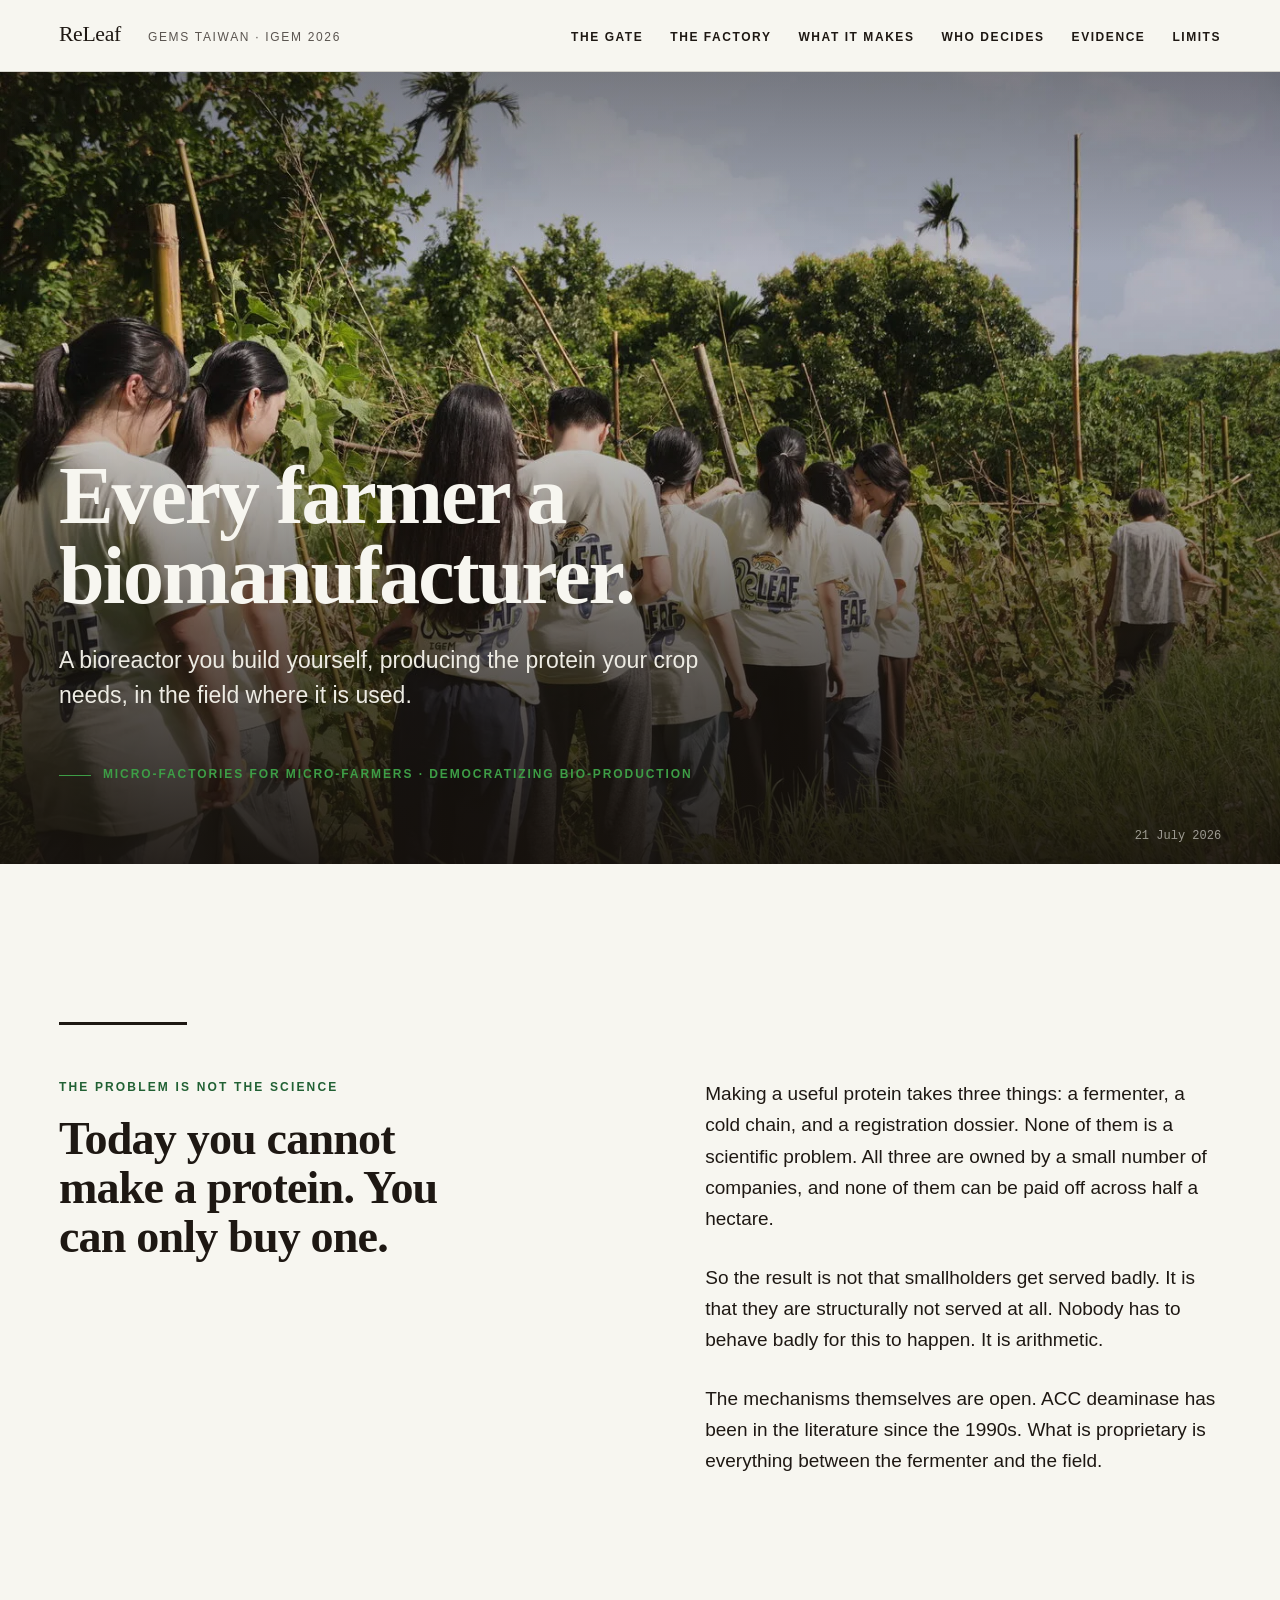
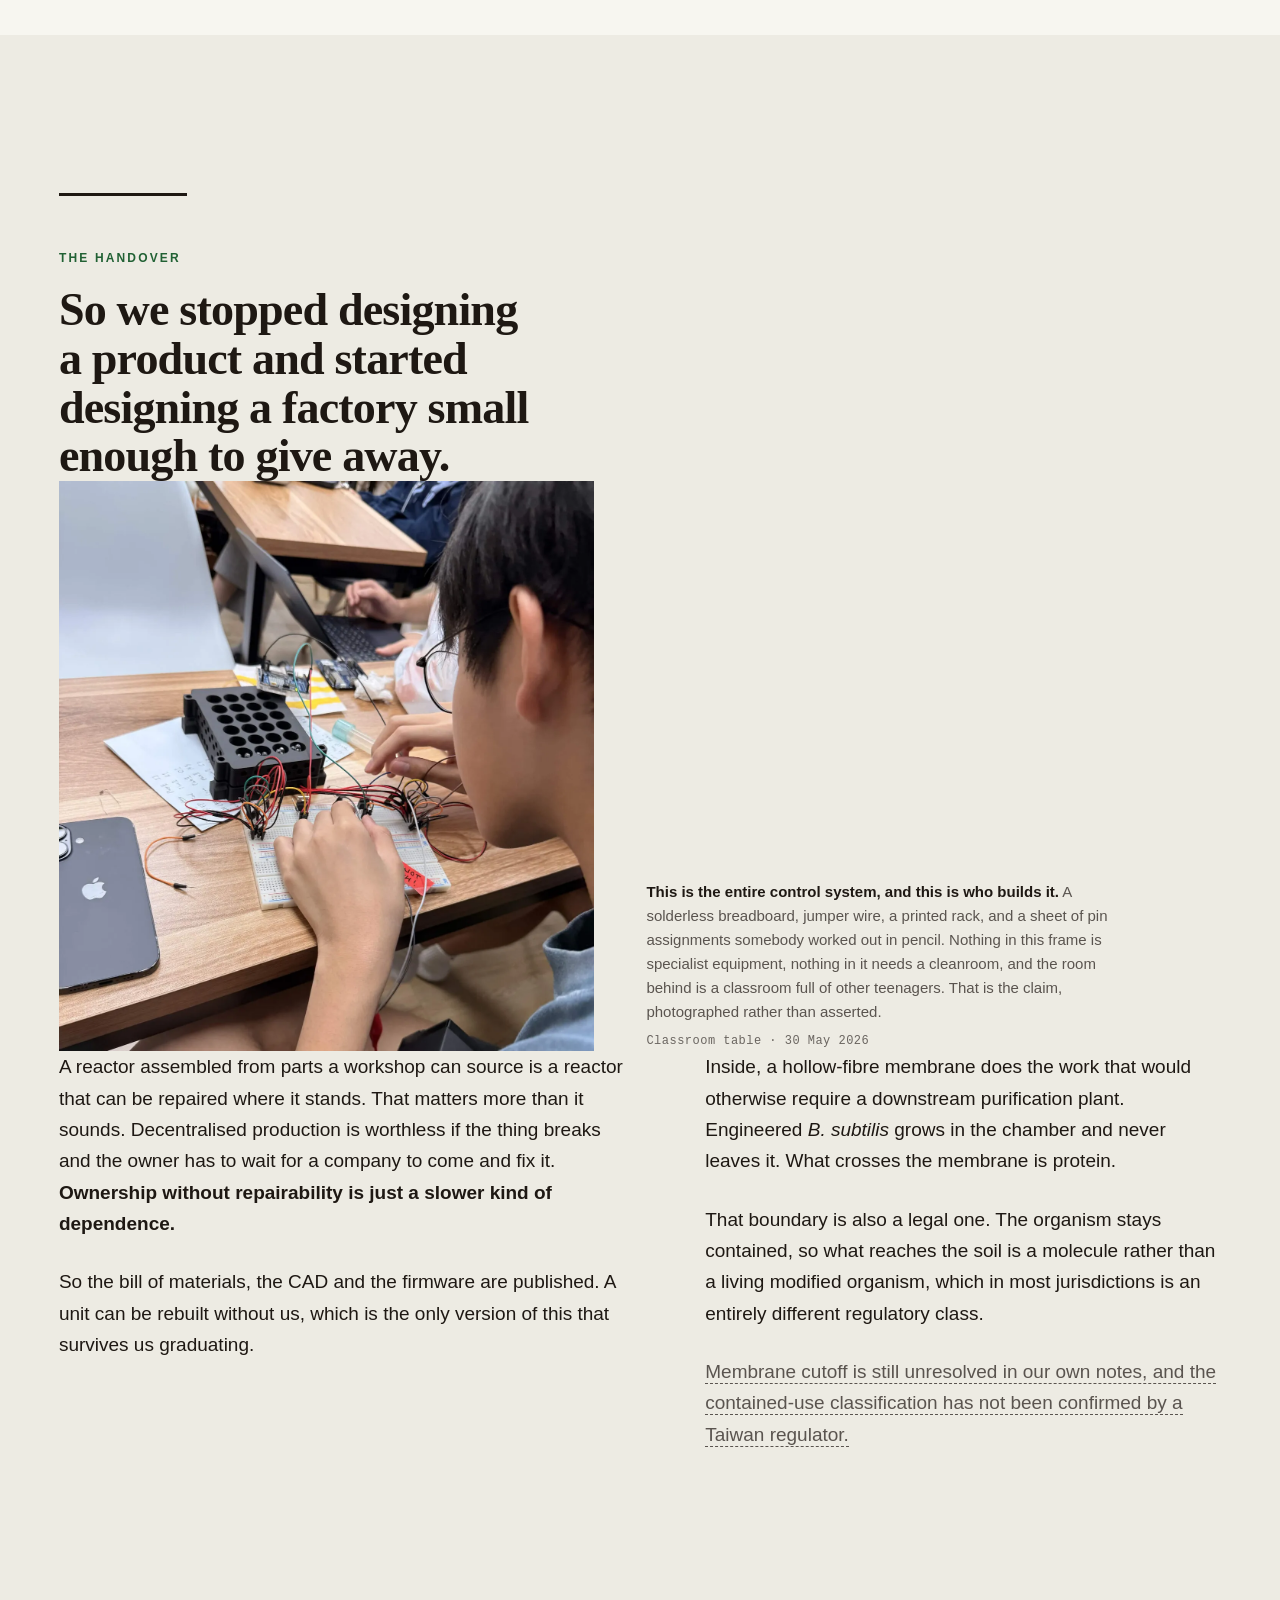
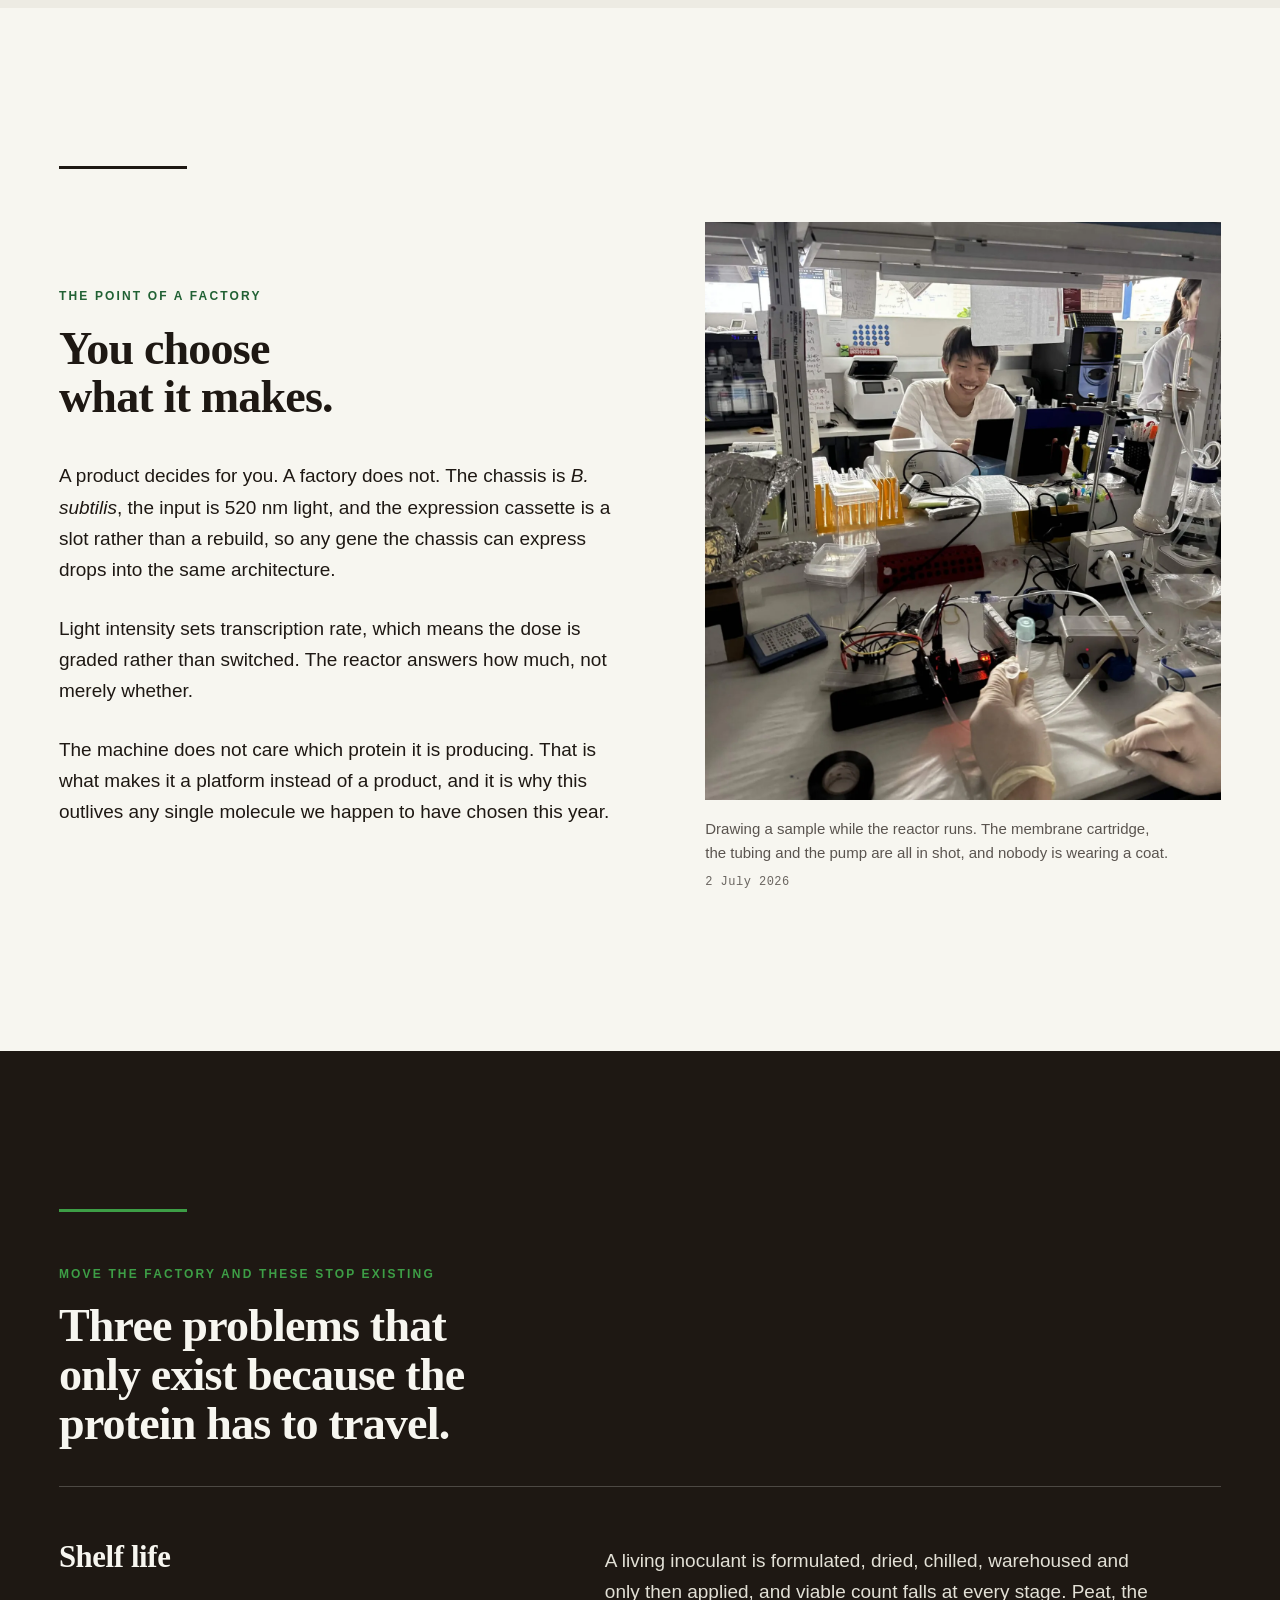
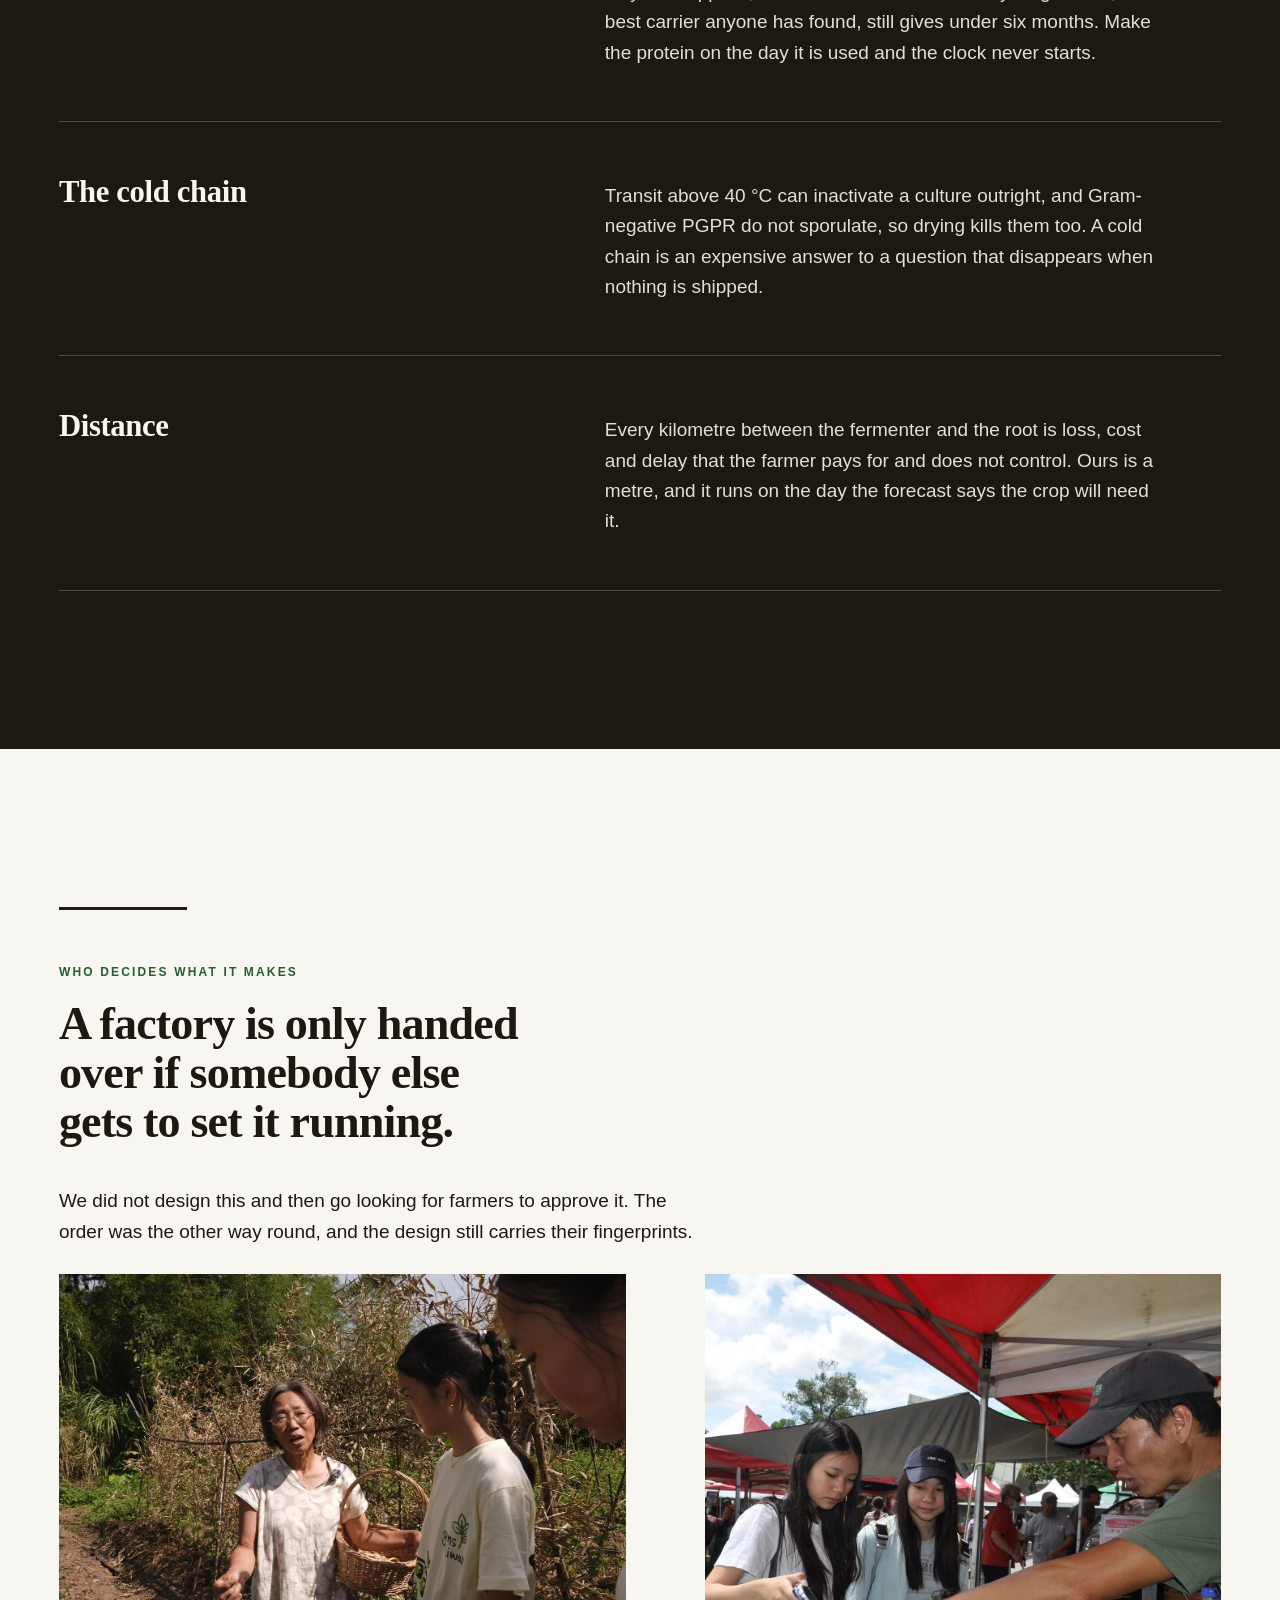
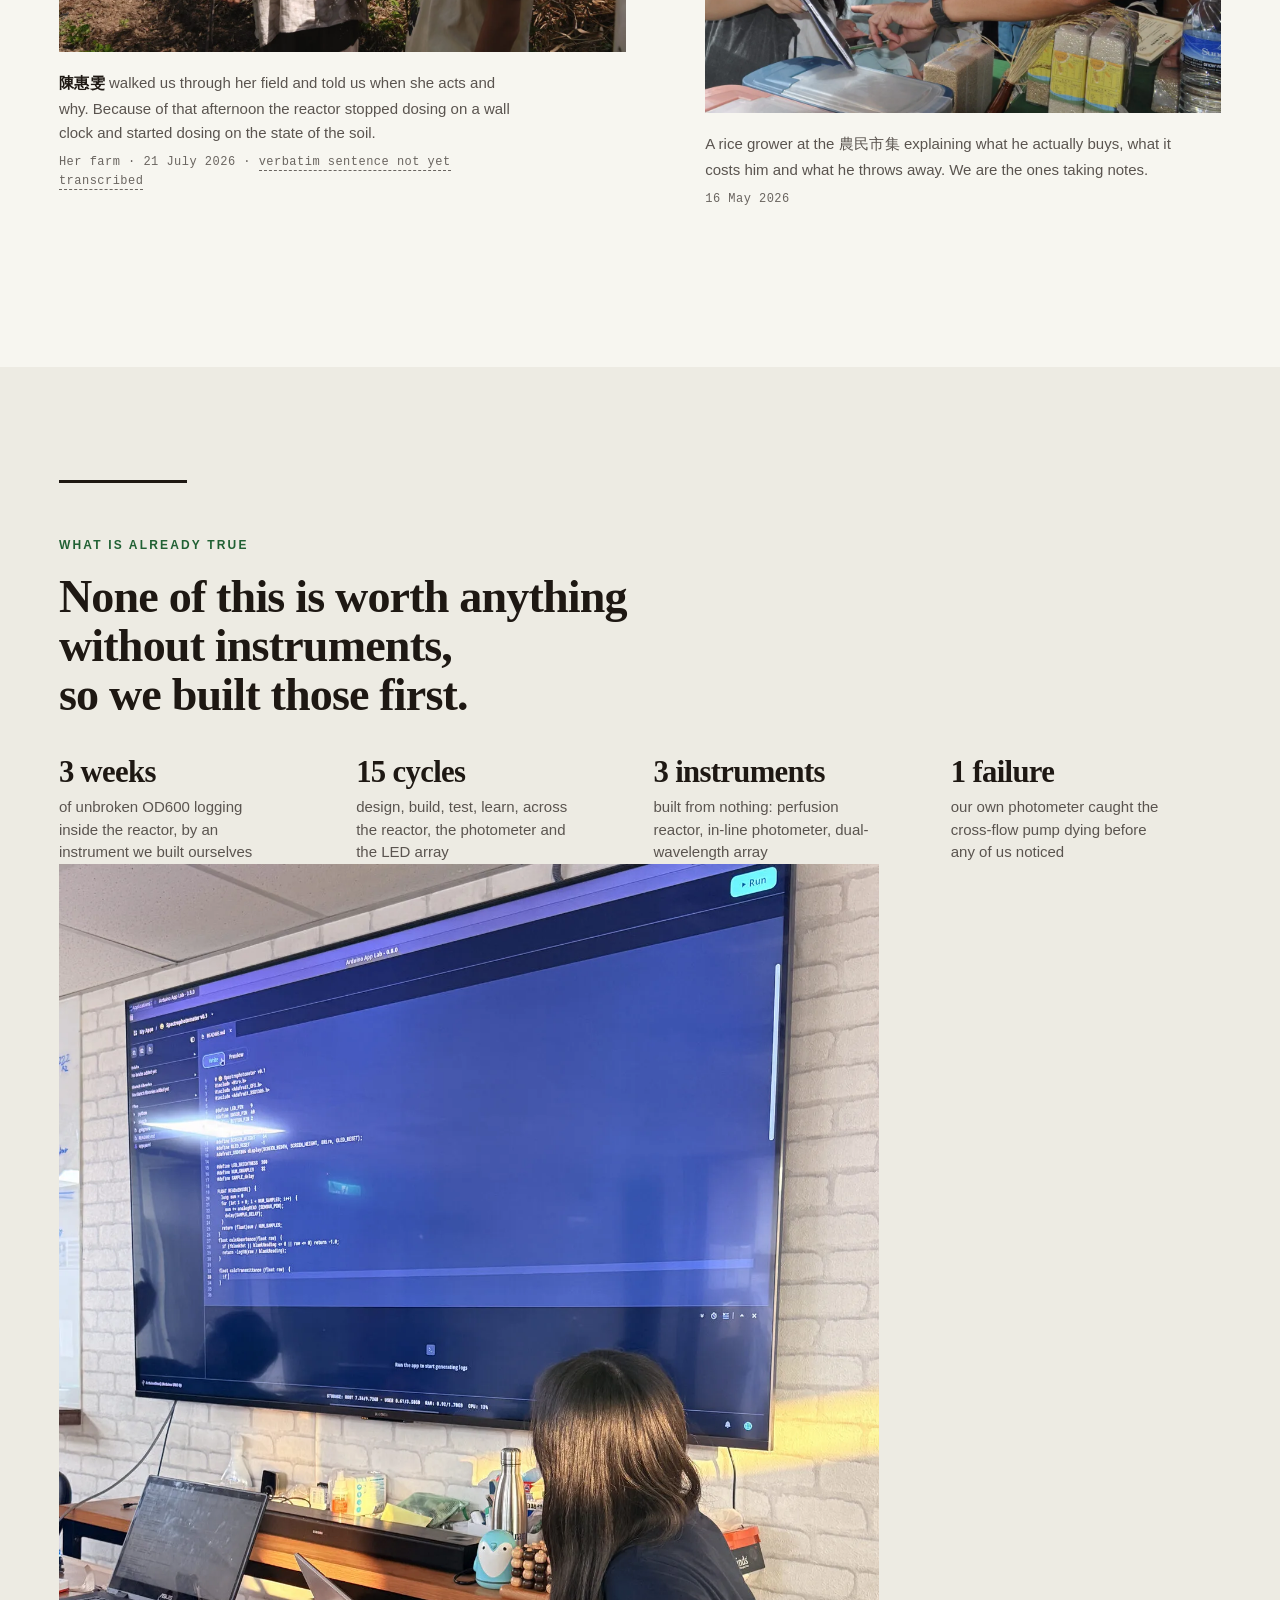
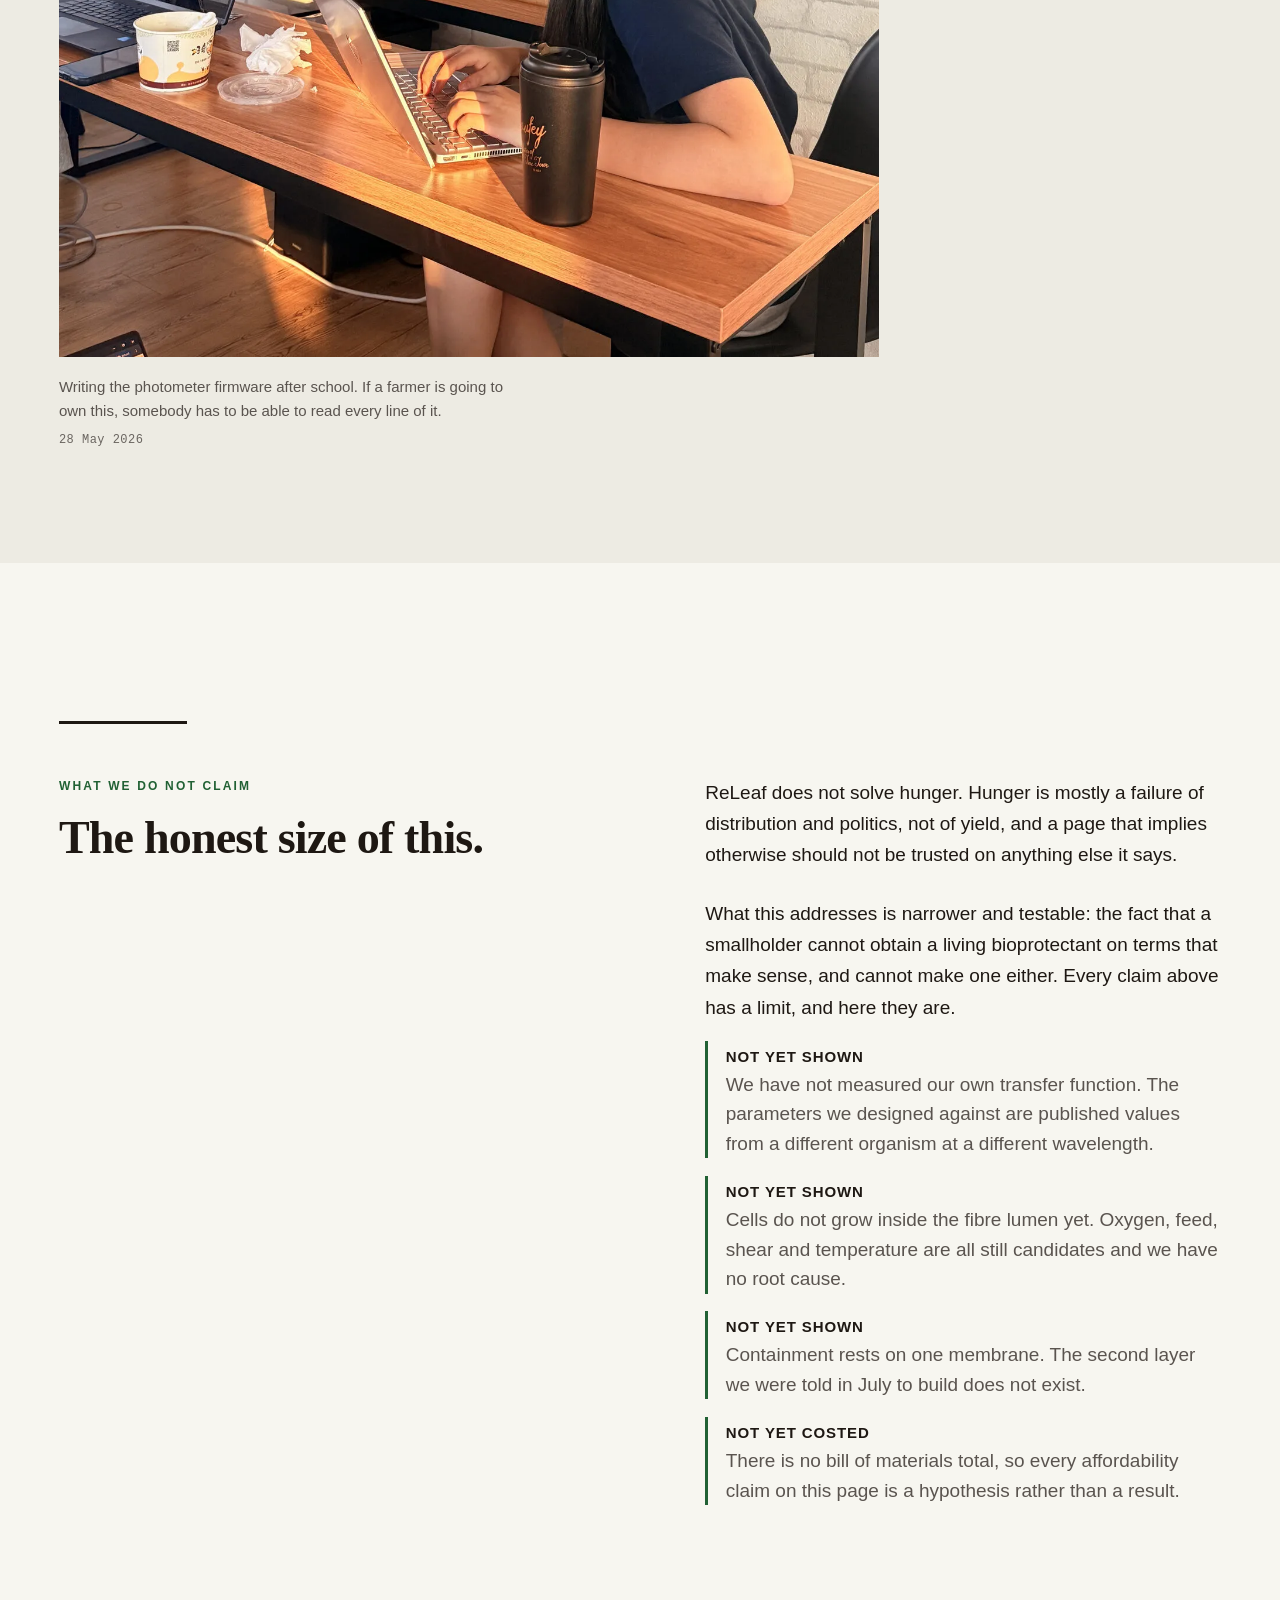
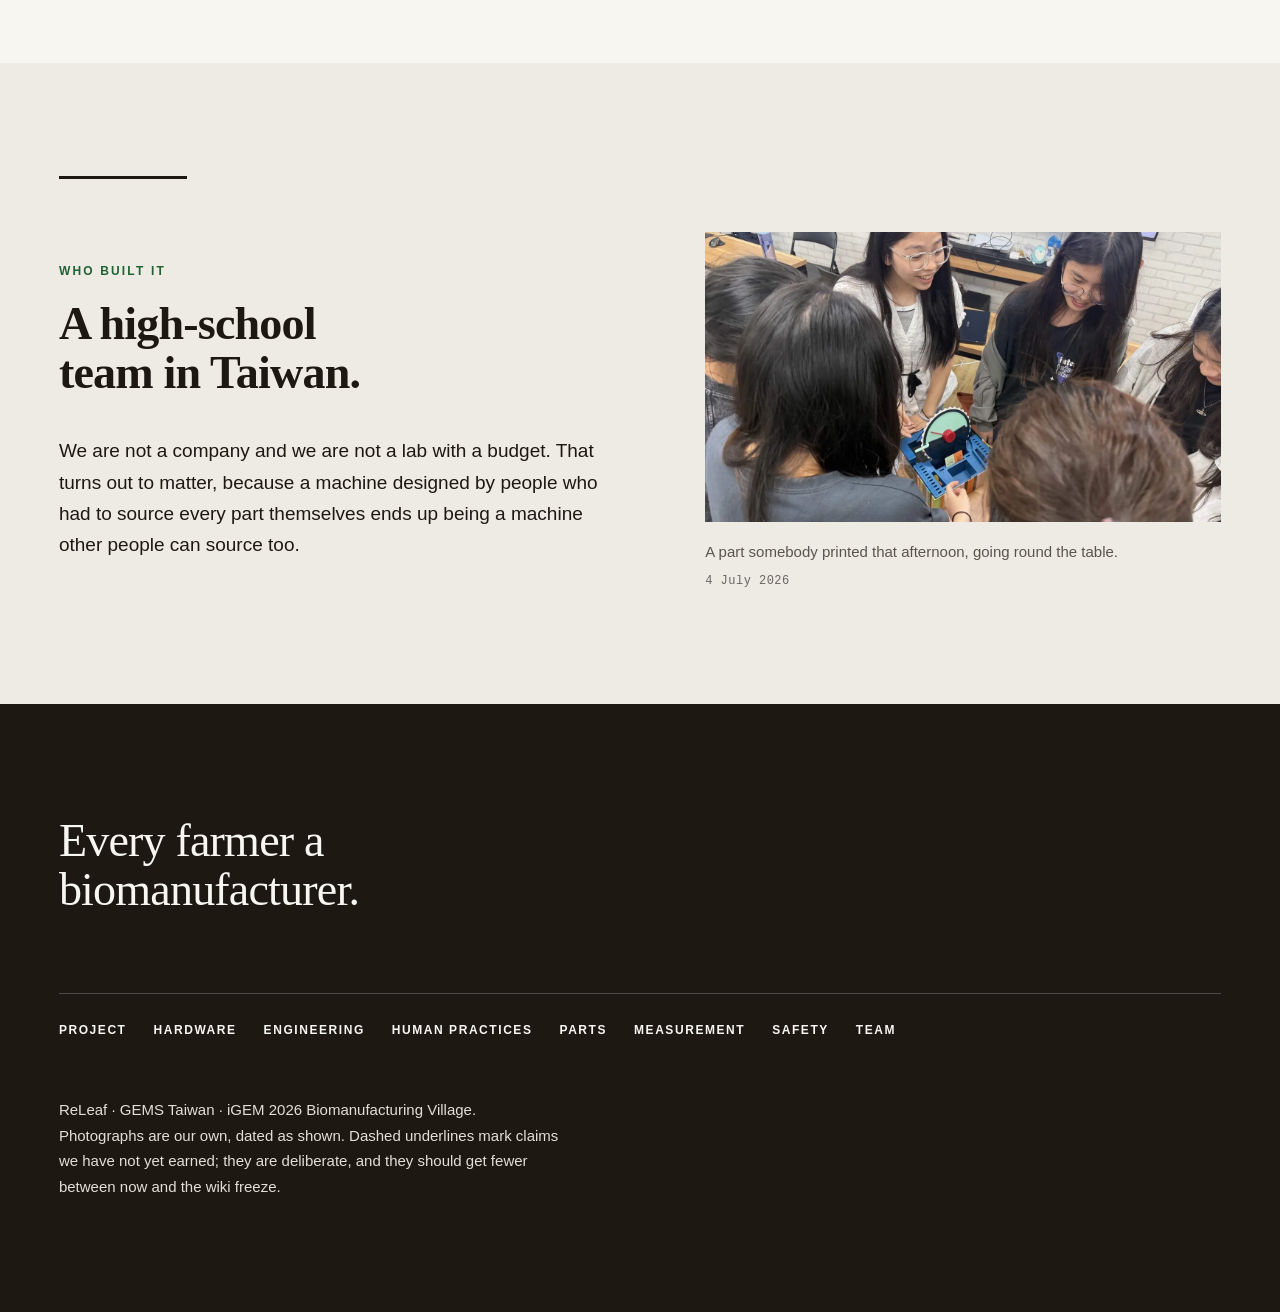
<file: index.html>
<!DOCTYPE html>
<html lang="en">
<head>
<meta charset="utf-8">
<meta name="viewport" content="width=device-width, initial-scale=1">
<title>ReLeaf — Every farmer a biomanufacturer · GEMS-Taiwan 2026</title>
<meta name="description" content="ReLeaf is a bioreactor a farmer can build and own, producing the protein their crop needs, in the field where it is used.">
<style>
/* Hallmark · macrostructure: Manifesto · tone: editorial-manifesto · anchor hue: forest-green
 * theme: Studio · nav: N6 masthead · footer: Ft5 statement
 * enrichment: real photography (8 frames, team-supplied, dated from filenames)
 * pre-emit critique: P5 H5 E4 S5 R4 V4
 * ReLeaf · GEMS-Taiwan · iGEM 2026 Biomanufacturing Village
 *
 * THE ARGUMENT THIS PAGE MAKES
 *   Not "climate change is bad" and not "farmers deserve better margins".
 *   The claim is narrower and sharper: biomanufacturing is currently gated,
 *   and the gate is not made of science. Hand over the means of production
 *   and every farmer becomes a manufacturer of the protein they choose.
 *
 * WHY THE BREADBOARD PHOTOGRAPH IS THE CENTRE OF THE PAGE
 *   A farmer portrait says "we care about farmers", which every agri site
 *   says. A breadboard on a classroom table next to somebody's bubble tea
 *   says "the means of production is ordinary", which is the actual claim
 *   and which almost nobody can show. Do not replace that frame with a
 *   tidier one. The mess is the evidence.
 *
 * PHOTOGRAPHS are real, dated from their own filenames, in /img as WebP
 * with JPEG fallback. Before wiki freeze they must move to static.igem.wiki.
 *
 * .unproven marks anything not yet earned. Nothing on this page invents a
 * number, a quote, or a result.
 */
:root{
  /* ── paper + ink ── */
  --color-paper:      oklch(97.2% 0.008 95);
  --color-paper-2:    oklch(94.0% 0.011 95);
  --color-paper-3:    oklch(90.5% 0.013 95);
  --color-ink:        oklch(21.5% 0.014 62);
  --color-ink-2:      oklch(45.0% 0.012 62);
  --color-ink-3:      oklch(51.0% 0.010 62);
  --color-rule:       oklch(86.0% 0.010 95);
  --color-inverse:    oklch(97.2% 0.008 95);

  /* ── accent: the leaf, and the 520 nm the device actually emits ── */
  --color-accent:     oklch(44.0% 0.098 150);
  --color-accent-2:   oklch(62.0% 0.155 145);
  --color-focus:      oklch(44.0% 0.098 150);

  /* ── type ───────────────────────────────────────────────────────────────
     THE SOURCE SUPERFAMILY, chosen for one reason no other pairing solves:
     Source Han Serif TC (<span lang="zh-Hant">思源宋體</span>) embeds Source Serif as its own Latin, and
     Source Han Sans TC (<span lang="zh-Hant">思源黑體</span>) embeds Source Sans. So <span lang="zh-Hant">陳惠雯</span> and
     "biomanufacturer" are set in faces drawn to sit together, and the fallback
     chain degrades into harmony instead of into a seam.
     Register: agricultural bulletin, not fashion magazine. Sturdy old-style
     serif with real weight, humanist sans beneath it.                       */
  --font-display: "Source Serif 4","Source Serif Pro","Source Han Serif TC",
                  "Noto Serif TC","Songti TC",Georgia,serif;
  --font-body:    "Source Sans 3","Source Sans Pro","Source Han Sans TC",
                  "Noto Sans TC","PingFang TC",-apple-system,"Helvetica Neue",Arial,sans-serif;
  --font-util:    "Source Code Pro",ui-monospace,"SF Mono","Courier New",monospace;

  /* display runs SemiBold: a 400 serif goes weak over photographs */
  --weight-display: 600;
  --weight-body:    400;
  --weight-bold:    700;

  /* ── scale ──────────────────────────────────────────────────────────────
     Display caps at 92px, not 102px. "biomanufacturer" is fifteen characters;
     past ~92px it stops being a headline and starts being a wall, and the
     photograph underneath it loses.                                         */
  --text-display:   clamp(2.75rem, 6.4vw, 5.75rem);   /* 44 → 92 */
  --text-display-s: clamp(1.95rem, 3.6vw, 3.25rem);   /* 31 → 52 */
  --text-4xl:       clamp(1.5rem, 2.4vw, 2.1rem);     /* 24 → 34 */
  --text-2xl:       clamp(1.25rem, 1.7vw, 1.5rem);
  --text-lede:      clamp(1.1875rem, 1.05vw + .8rem, 1.4375rem); /* 19 → 23 */
  --text-base:      clamp(1.0625rem, .3vw + 1rem, 1.1875rem);    /* 17 → 19 */
  --text-sm:        .9375rem;                          /* 15 captions */
  --text-xs:        .75rem;                            /* 12 labels   */

  /* leading + tracking. Latin display wants negative tracking; CJK wants
     slightly positive and much more leading, because the glyphs are denser. */
  --lead-display: .98;   --track-display: -.025em;
  --lead-claim:   1.06;  --track-claim:   -.018em;
  --lead-head:    1.15;  --track-head:    -.012em;
  --lead-lede:    1.5;
  --lead-body:    1.65;
  --lead-cjk:     1.78;  --track-cjk:      .02em;

  /* ── space ──────────────────────────────────────────────────────────────
     Every rung is fluid, so the space INSIDE a section scales at the same rate
     as the space around it. The previous build had fixed internal spacing
     (16/24/40/64) sitting inside fluid band padding (64→144), so at 1400px the
     content sat cramped inside a generous frame and at 375px it was the
     reverse. Interpolated 375px → 1400px, 4pt-aligned at both ends.
     The px+vw form is deliberate: pure vw ignores the user's font size.        */
  --space-3xs: 4px;
  --space-2xs: 8px;
  --space-xs:  12px;
  --space-sm:  clamp(14px, 12.5px + .39vw, 18px);
  --space-md:  clamp(20px, 17px + .78vw, 28px);
  --space-me:  clamp(24px, 18px + 1.56vw, 40px);   /* new rung: the old 24→40
                                                      jump was the widest in the
                                                      scale and sat exactly where
                                                      most layout decisions land */
  --space-lg:  clamp(32px, 23px + 2.34vw, 56px);
  --space-xl:  clamp(44px, 29px + 3.9vw, 84px);
  --space-2xl: clamp(60px, 38px + 5.85vw, 120px);
  --space-3xl: clamp(80px, 48px + 8.6vw, 168px);

  --gutter:    clamp(20px, 4px + 4.29vw, 64px);    /* page margin */
  --rule-len:  clamp(72px, 10vw, 132px);           /* the drawn rule, not space */

  --rule-hair: 1px;
  --rule-bold: 3px;
  --radius: 0;

  --ease-out:    cubic-bezier(.16,1,.3,1);
  --ease-in:     cubic-bezier(.7,0,.84,0);
  --ease-in-out: cubic-bezier(.65,0,.35,1);
  --dur-fast: 120ms; --dur-base: 200ms;

  --measure: 62ch;
  --measure-lede: 46ch;
  --max: 1280px;
}

*{box-sizing:border-box;margin:0;border-radius:var(--radius)}
html,body{overflow-x:clip}
html{-webkit-text-size-adjust:100%;color-scheme:light;scroll-behavior:smooth}
body{background:var(--color-paper);color:var(--color-ink);
  font-family:var(--font-body);font-size:var(--text-base);
  font-weight:var(--weight-body);line-height:var(--lead-body);
  -webkit-font-smoothing:antialiased}
h1,h2,h3{font-family:var(--font-display);font-weight:var(--weight-display);
  font-style:normal;line-height:var(--lead-head);letter-spacing:var(--track-head);
  overflow-wrap:anywhere;min-width:0;text-wrap:balance}
/* CJK carries its own leading and tracking. Latin display is tightened; Chinese
   is opened up, because dense glyphs at a tight leading close the page in. */
:lang(zh),.cjk{line-height:var(--lead-cjk);letter-spacing:var(--track-cjk)}
p{margin:0}
img{display:block;max-width:100%}
a{color:inherit;text-decoration:none}
:focus-visible{outline:2px solid var(--color-focus);outline-offset:3px}

.wrap{max-width:var(--max);margin:0 auto;padding-inline:var(--gutter)}
.band{padding-block:var(--space-3xl)}
.band--dense{padding-block:var(--space-2xl)}
.band--tint{background:var(--color-paper-2)}
.band--ink{background:var(--color-ink);color:var(--color-inverse)}

.lede{font-size:var(--text-lede);line-height:var(--lead-lede);max-width:var(--measure-lede)}
.body{font-size:var(--text-base);line-height:var(--lead-body);max-width:var(--measure)}
.body + .body{margin-top:var(--space-md)}

/* ── vertical rhythm ──────────────────────────────────────────────────────
   A heading binds to what follows and separates from what precedes, so the
   space above it runs roughly double the space below. Declared once here
   instead of as margin-top attributes sprinkled through the HTML, which is
   how the previous build decided spacing.                                   */
.flow > * + *{margin-block-start:var(--flow, var(--space-md))}
.flow > * + .claim,.flow > * + h2,.flow > * + h3{margin-block-start:var(--space-xl)}
.flow > .claim + *,.flow > h2 + *,.flow > h3 + *{margin-block-start:var(--space-me)}
.flow > .label + *{margin-block-start:0}
.flow > .rule + *{margin-block-start:0}
.dim{color:var(--color-ink-2)}
.band--ink .dim{color:var(--color-paper-3)}

.label{font-family:var(--font-body);font-size:var(--text-xs);font-weight:700;
  letter-spacing:.18em;text-transform:uppercase;color:var(--color-accent);
  display:block;margin-bottom:var(--space-sm)}
.band--ink .label{color:var(--color-accent-2)}
.data{font-family:var(--font-util);font-size:var(--text-sm);
  font-variant-numeric:tabular-nums lining-nums;letter-spacing:.02em}

/* ── N6 masthead ─────────────────────────────────────────────────────── */
.mast{border-bottom:var(--rule-hair) solid var(--color-rule);
  background:var(--color-paper)}
.mast .wrap{display:flex;align-items:baseline;gap:var(--space-md);
  padding-block:var(--space-sm);flex-wrap:wrap}
.mast__id{font-family:var(--font-display);font-size:var(--text-2xl);
  font-weight:var(--weight-display);letter-spacing:-.015em}
.mast__id b{font-weight:400}
.mast__sub{font-size:var(--text-xs);letter-spacing:.14em;text-transform:uppercase;
  color:var(--color-ink-2)}
.mast__nav{margin-left:auto;display:flex;gap:var(--space-md);flex-wrap:wrap}
.mast__nav a{font-size:var(--text-xs);letter-spacing:.13em;text-transform:uppercase;
  font-weight:700;white-space:nowrap;padding-bottom:2px;
  border-bottom:var(--rule-hair) solid transparent;transition:border-color var(--dur-fast) var(--ease-out)}
.mast__nav a:hover{border-bottom-color:var(--color-accent)}
@media(max-width:760px){.mast__nav{display:none}}

/* ── hero ────────────────────────────────────────────────────────────── */
.hero{position:relative;min-height:min(88svh,860px);display:flex;
  align-items:flex-end;overflow:hidden;background:var(--color-ink)}
.hero picture,.hero img{position:absolute;inset:0;width:100%;height:100%;
  object-fit:cover;object-position:50% 42%}
.hero__scrim{position:absolute;inset:0;background:
  linear-gradient(to top,oklch(18% .012 62 / .92) 0%,oklch(18% .012 62 / .62) 30%,
  oklch(18% .012 62 / .06) 62%),
  linear-gradient(to bottom,oklch(18% .012 62 / .34) 0%,transparent 24%)}
.hero__in{position:relative;z-index:2;width:100%;color:var(--color-inverse);
  padding-block:var(--space-xl)}
.hero h1{font-size:var(--text-display);line-height:var(--lead-display);
  letter-spacing:var(--track-display);max-width:15ch}
.hero .lede{margin-top:var(--space-md);color:var(--color-paper-2);
  max-width:52ch}
.hero__slug{margin-top:var(--space-lg);font-size:var(--text-xs);font-weight:700;
  letter-spacing:.16em;text-transform:uppercase;color:var(--color-accent-2);
  display:flex;align-items:center;gap:var(--space-xs);flex-wrap:wrap}
.hero__slug::before{content:"";width:32px;height:var(--rule-hair);
  background:currentColor;flex:0 0 32px}
.hero__credit{position:absolute;right:var(--gutter);
  bottom:var(--space-sm);z-index:2;font-family:var(--font-util);
  font-size:var(--text-xs);color:oklch(97% .008 95 / .58)}

/* ── manifesto statement ─────────────────────────────────────────────── */
.claim{font-family:var(--font-display);font-size:var(--text-display-s);
  line-height:var(--lead-claim);letter-spacing:var(--track-claim);max-width:19ch;
  text-wrap:balance}
.claim--wide{max-width:26ch}
.rule{height:var(--rule-bold);background:var(--color-ink);width:var(--rule-len);
  margin-bottom:var(--space-lg)}
.band--ink .rule{background:var(--color-accent-2)}

/* ── figure ──────────────────────────────────────────────────────────── */
.fig{margin:0}
.fig img{width:100%;height:auto}
.fig--bleed{margin-inline:calc(50% - 50vw);width:100vw;max-width:100vw}
.fig--tall{display:grid;gap:var(--space-md)}
@media(min-width:900px){.fig--tall{grid-template-columns:minmax(0,46%) minmax(0,1fr);
  gap:var(--space-lg);align-items:end}
  .fig--tall figcaption{margin-top:0;max-width:44ch;font-size:var(--text-base);
    line-height:1.6}}
.fig--bleed img{aspect-ratio:21/9;object-fit:cover}
@media(max-width:760px){.fig--bleed img{aspect-ratio:4/3}}
.fig figcaption{margin-top:var(--space-sm);font-size:var(--text-sm);
  line-height:1.6;color:var(--color-ink-2);max-width:56ch}
.fig--bleed figcaption{max-width:var(--max);margin-inline:auto;
  padding-inline:var(--gutter)}
.band--ink figcaption{color:var(--color-paper-3)}
.fig b{font-weight:700;color:var(--color-ink)}
.band--ink .fig b{color:var(--color-inverse)}
.stamp{font-family:var(--font-util);font-size:var(--text-xs);
  color:var(--color-ink-3);letter-spacing:.04em;display:block;margin-top:var(--space-2xs)}

/* ── two-column argument ─────────────────────────────────────────────── */
.duo{display:grid;gap:var(--space-lg)}
@media(min-width:900px){.duo{grid-template-columns:minmax(0,1.1fr) minmax(0,1fr);
  gap:var(--space-xl);align-items:start}}
.duo--tight{align-items:center}

/* ── list of consequences ────────────────────────────────────────────── */
.beats{margin-top:var(--space-xl);border-top:var(--rule-hair) solid var(--color-rule)}
.band--ink .beats{border-color:oklch(97% .008 95 / .22)}
.beat{border-bottom:var(--rule-hair) solid var(--color-rule);
  padding-block:var(--space-lg);display:grid;gap:var(--space-sm)}
.band--ink .beat{border-color:oklch(97% .008 95 / .22)}
@media(min-width:820px){.beat{grid-template-columns:minmax(0,1fr) minmax(0,1.25fr);
  gap:var(--space-lg);align-items:baseline}}
.beat h3{font-size:var(--text-4xl);line-height:var(--lead-head);max-width:14ch}
.beat p{font-size:var(--text-base);line-height:1.6;color:var(--color-ink-2);
  max-width:52ch}
.band--ink .beat p{color:var(--color-paper-3)}

/* ── evidence ledger ─────────────────────────────────────────────────── */
.facts{display:grid;gap:var(--space-lg) var(--space-md);margin-top:var(--space-xl)}
@media(min-width:720px){.facts{grid-template-columns:repeat(2,minmax(0,1fr))}}
@media(min-width:1040px){.facts{grid-template-columns:repeat(4,minmax(0,1fr))}}
.fact__n{font-family:var(--font-display);font-size:var(--text-4xl);
  font-weight:var(--weight-display);line-height:1;letter-spacing:-.022em;
  font-variant-numeric:lining-nums}
.fact__t{margin-top:var(--space-2xs);font-size:var(--text-sm);line-height:1.5;
  color:var(--color-ink-2);max-width:26ch}

/* ── honesty ─────────────────────────────────────────────────────────── */
.unproven{border-bottom:1px dashed currentColor;padding-bottom:1px}
.limit{margin-top:var(--space-sm);padding-left:var(--space-sm);
  border-left:var(--rule-bold) solid var(--color-accent);
  font-size:var(--text-base);line-height:1.55;color:var(--color-ink-2);
  max-width:56ch}
.limit b{font-weight:700;letter-spacing:.06em;color:var(--color-ink);
  font-size:var(--text-sm);text-transform:uppercase}

/* ── Ft5 statement footer ────────────────────────────────────────────── */
.foot{background:var(--color-ink);color:var(--color-inverse);
  padding-block:var(--space-2xl)}
.foot__claim{font-family:var(--font-display);font-size:var(--text-display-s);
  line-height:var(--lead-claim);letter-spacing:var(--track-claim);max-width:16ch}
.foot__links{margin-top:var(--space-xl);display:flex;gap:var(--space-md);
  flex-wrap:wrap;padding-top:var(--space-md);
  border-top:var(--rule-hair) solid oklch(97% .008 95 / .22)}
.foot__links a{font-size:var(--text-xs);letter-spacing:.13em;text-transform:uppercase;
  font-weight:700;white-space:nowrap;padding-bottom:2px;
  border-bottom:var(--rule-hair) solid transparent;transition:border-color var(--dur-fast) var(--ease-out)}
.foot__links a:hover{border-bottom-color:var(--color-accent-2)}
.foot__fine{margin-top:var(--space-lg);font-size:var(--text-sm);line-height:1.7;
  color:var(--color-paper-3);max-width:60ch}

@media(prefers-reduced-motion:reduce){*{animation:none!important;
  transition-duration:.01ms!important}}
</style>
</head>
<body>

<header class="mast">
  <div class="wrap">
    <span class="mast__id"><b>ReLeaf</b></span>
    <span class="mast__sub">GEMS Taiwan · iGEM 2026</span>
    <nav class="mast__nav">
      <a href="#gate">The gate</a><a href="#factory">The factory</a>
      <a href="#makes">What it makes</a><a href="#people">Who decides</a>
      <a href="#evidence">Evidence</a><a href="#limits">Limits</a>
    </nav>
  </div>
</header>

<!-- ══ HERO ═══════════════════════════════════════════════════════════ -->
<section class="hero">
  <picture>
    <source type="image/webp" srcset="img/walk-1400.webp 1400w, img/walk-2400.webp 2400w" sizes="100vw">
    <img src="img/walk-2400.jpg" alt="The ReLeaf team walking into a smallholder's field between bamboo trellises, the farmer ahead of them carrying a basket.">
  </picture>
  <div class="hero__scrim"></div>
  <div class="hero__in">
    <div class="wrap">
      <h1>Every farmer a biomanufacturer.</h1>
      <p class="lede">A bioreactor you build yourself, producing the protein your crop
      needs, in the field where it is used.</p>
      <p class="hero__slug">Micro-factories for micro-farmers · Democratizing bio-production</p>
    </div>
  </div>
  <p class="hero__credit">21 July 2026</p>
</section>

<!-- ══ THE GATE ═══════════════════════════════════════════════════════ -->
<section class="band" id="gate">
  <div class="wrap">
    <div class="rule"></div>
    <div class="duo">
      <div class="flow">
        <span class="label">The problem is not the science</span>
        <h2 class="claim">Today you cannot make a protein. You can only buy one.</h2>
      </div>
      <div>
        <p class="body">Making a useful protein takes three things: a fermenter, a cold chain,
        and a registration dossier. None of them is a scientific problem. All three are owned
        by a small number of companies, and none of them can be paid off across half a hectare.</p>
        <p class="body">So the result is not that smallholders get served badly. It is that
        they are structurally not served at all. Nobody has to behave badly for this to happen.
        It is arithmetic.</p>
        <p class="body">The mechanisms themselves are open. ACC deaminase has been in the
        literature since the 1990s. What is proprietary is everything between the fermenter
        and the field.</p>
      </div>
    </div>
  </div>
</section>

<!-- ══ THE FACTORY ════════════════════════════════════════════════════ -->
<section class="band band--tint" id="factory">
  <div class="wrap flow">
    <div class="rule"></div>
    <span class="label">The handover</span>
    <h2 class="claim claim--wide">So we stopped designing a product and started designing a factory small enough to give away.</h2>
  </div>

  <div class="wrap">
    <figure class="fig fig--tall">
      <picture>
        <source type="image/webp" srcset="img/building-1400.webp 1400w, img/building-2400.webp 2400w"
                sizes="(min-width:900px) 46vw, 100vw">
        <img src="img/building-1400.jpg" alt="A student seating jumper wires into a solderless breadboard on a classroom table, beside a 3D-printed LED rack, an Arduino and a sheet of handwritten pin assignments.">
      </picture>
      <figcaption><b>This is the entire control system, and this is who builds it.</b> A
      solderless breadboard, jumper wire, a printed rack, and a sheet of pin assignments
      somebody worked out in pencil. Nothing in this frame is specialist equipment, nothing in
      it needs a cleanroom, and the room behind is a classroom full of other teenagers. That is
      the claim, photographed rather than asserted.
      <span class="stamp">Classroom table · 30 May 2026</span></figcaption>
    </figure>
  </div>

  <div class="wrap">
    <div class="duo">
      <div>
        <p class="body">A reactor assembled from parts a workshop can source is a reactor that
        can be repaired where it stands. That matters more than it sounds. Decentralised
        production is worthless if the thing breaks and the owner has to wait for a company to
        come and fix it. <b>Ownership without repairability is just a slower kind of
        dependence.</b></p>
        <p class="body">So the bill of materials, the CAD and the firmware are published. A unit
        can be rebuilt without us, which is the only version of this that survives us
        graduating.</p>
      </div>
      <div>
        <p class="body">Inside, a hollow-fibre membrane does the work that would otherwise
        require a downstream purification plant. Engineered <i>B. subtilis</i> grows in the
        chamber and never leaves it. What crosses the membrane is protein.</p>
        <p class="body">That boundary is also a legal one. The organism stays contained, so what
        reaches the soil is a molecule rather than a living modified organism, which in most
        jurisdictions is an entirely different regulatory class.</p>
        <p class="body dim"><span class="unproven">Membrane cutoff is still unresolved in our
        own notes, and the contained-use classification has not been confirmed by a Taiwan
        regulator.</span></p>
      </div>
    </div>
  </div>
</section>

<!-- ══ WHAT IT MAKES ══════════════════════════════════════════════════ -->
<section class="band" id="makes">
  <div class="wrap">
    <div class="rule"></div>
    <div class="duo duo--tight">
      <div class="flow">
        <span class="label">The point of a factory</span>
        <h2 class="claim">You choose what it makes.</h2>
        <p class="body">A product decides for you. A factory
        does not. The chassis is <i>B. subtilis</i>, the input is 520 nm light, and the
        expression cassette is a slot rather than a rebuild, so any gene the chassis can express
        drops into the same architecture.</p>
        <p class="body">Light intensity sets transcription rate, which means the dose is graded
        rather than switched. The reactor answers how much, not merely whether.</p>
        <p class="body">The machine does not care which protein it is producing. That is what
        makes it a platform instead of a product, and it is why this outlives any single
        molecule we happen to have chosen this year.</p>
      </div>
      <figure class="fig">
        <picture>
          <source type="image/webp" srcset="img/sampling-1400.webp" sizes="(min-width:900px) 44vw, 100vw">
          <img src="img/sampling-1400.jpg" alt="Gloved hands drawing a sample against the lit LED rail, with the membrane cartridge, tubing and peristaltic pump plumbed and running on the bench behind.">
        </picture>
        <figcaption>Drawing a sample while the reactor runs. The membrane cartridge, the
        tubing and the pump are all in shot, and nobody is wearing a coat.
        <span class="stamp">2 July 2026</span></figcaption>
      </figure>
    </div>
  </div>
</section>

<!-- ══ WHAT STOPS MATTERING ═══════════════════════════════════════════ -->
<section class="band band--ink">
  <div class="wrap flow">
    <div class="rule"></div>
    <span class="label">Move the factory and these stop existing</span>
    <h2 class="claim claim--wide">Three problems that only exist because the protein has to travel.</h2>

    <div class="beats">
      <article class="beat">
        <h3>Shelf life</h3>
        <p>A living inoculant is formulated, dried, chilled, warehoused and only then applied,
        and viable count falls at every stage. Peat, the best carrier anyone has found, still
        gives under six months. Make the protein on the day it is used and the clock never
        starts.</p>
      </article>
      <article class="beat">
        <h3>The cold chain</h3>
        <p>Transit above 40 °C can inactivate a culture outright, and Gram-negative PGPR do not
        sporulate, so drying kills them too. A cold chain is an expensive answer to a question
        that disappears when nothing is shipped.</p>
      </article>
      <article class="beat">
        <h3>Distance</h3>
        <p>Every kilometre between the fermenter and the root is loss, cost and delay that the
        farmer pays for and does not control. Ours is a metre, and it runs on the day the
        forecast says the crop will need it.</p>
      </article>
    </div>
  </div>
</section>

<!-- ══ WHO DECIDES ════════════════════════════════════════════════════ -->
<section class="band" id="people">
  <div class="wrap flow">
    <div class="rule"></div>
    <span class="label">Who decides what it makes</span>
    <h2 class="claim claim--wide">A factory is only handed over if somebody else gets to set it running.</h2>
    <p class="body">We did not design this and then go
    looking for farmers to approve it. The order was the other way round, and the design still
    carries their fingerprints.</p>

    <div class="duo">
      <figure class="fig">
        <picture>
          <source type="image/webp" srcset="img/listen-1400.webp" sizes="(min-width:900px) 52vw, 100vw">
          <img src="img/listen-1400.jpg" alt="陳惠雯 speaking and gesturing in her field while two ReLeaf students listen.">
        </picture>
        <figcaption><b><span lang="zh-Hant">陳惠雯</span></b> walked us through her field and told us when she acts and why.
        Because of that afternoon the reactor stopped dosing on a wall clock and started dosing
        on the state of the soil.
        <span class="stamp">Her farm · 21 July 2026 · <span class="unproven">verbatim sentence not yet transcribed</span></span></figcaption>
      </figure>
      <figure class="fig">
        <picture>
          <source type="image/webp" srcset="img/grower-1400.webp" sizes="(min-width:900px) 44vw, 100vw">
          <img src="img/grower-1400.jpg" alt="A rice grower leaning across his market stall, pointing at the counter, while two ReLeaf students take notes on a tablet with their heads down.">
        </picture>
        <figcaption>A rice grower at the <span lang="zh-Hant">農民市集</span> explaining what he actually buys, what it
        costs him and what he throws away. We are the ones taking notes.
        <span class="stamp">16 May 2026</span></figcaption>
      </figure>
    </div>
  </div>
</section>

<!-- ══ EVIDENCE ═══════════════════════════════════════════════════════ -->
<section class="band band--dense band--tint" id="evidence">
  <div class="wrap flow">
    <div class="rule"></div>
    <span class="label">What is already true</span>
    <h2 class="claim claim--wide">None of this is worth anything without instruments, so we built those first.</h2>

    <div class="facts">
      <div>
        <p class="fact__n">3 weeks</p>
        <p class="fact__t">of unbroken OD600 logging inside the reactor, by an instrument we built ourselves</p>
      </div>
      <div>
        <p class="fact__n">15 cycles</p>
        <p class="fact__t">design, build, test, learn, across the reactor, the photometer and the LED array</p>
      </div>
      <div>
        <p class="fact__n">3 instruments</p>
        <p class="fact__t">built from nothing: perfusion reactor, in-line photometer, dual-wavelength array</p>
      </div>
      <div>
        <p class="fact__n">1 failure</p>
        <p class="fact__t">our own photometer caught the cross-flow pump dying before any of us noticed</p>
      </div>
    </div>

    <figure class="fig" style="max-width:820px">
      <picture>
        <source type="image/webp" srcset="img/firmware-1400.webp" sizes="(min-width:900px) 64vw, 100vw">
        <img src="img/firmware-1400.jpg" alt="A student writing Arduino firmware for the spectrophotometer, the code displayed on a large screen in a warmly lit room after school.">
      </picture>
      <figcaption>Writing the photometer firmware after school. If a farmer is going to own
      this, somebody has to be able to read every line of it.
      <span class="stamp">28 May 2026</span></figcaption>
    </figure>
  </div>
</section>

<!-- ══ LIMITS ═════════════════════════════════════════════════════════ -->
<section class="band" id="limits">
  <div class="wrap">
    <div class="rule"></div>
    <div class="duo">
      <div>
        <span class="label">What we do not claim</span>
        <h2 class="claim">The honest size of this.</h2>
      </div>
      <div class="flow">
        <p class="body">ReLeaf does not solve hunger. Hunger is mostly a failure of distribution
        and politics, not of yield, and a page that implies otherwise should not be trusted on
        anything else it says.</p>
        <p class="body">What this addresses is narrower and testable: the fact that a smallholder
        cannot obtain a living bioprotectant on terms that make sense, and cannot make one
        either. Every claim above has a limit, and here they are.</p>

        <p class="limit"><b>Not yet shown</b><br>We have not measured our own transfer function.
        The parameters we designed against are published values from a different organism at a
        different wavelength.</p>
        <p class="limit"><b>Not yet shown</b><br>Cells do not grow inside the fibre lumen yet.
        Oxygen, feed, shear and temperature are all still candidates and we have no root cause.</p>
        <p class="limit"><b>Not yet shown</b><br>Containment rests on one membrane. The second
        layer we were told in July to build does not exist.</p>
        <p class="limit"><b>Not yet costed</b><br>There is no bill of materials total, so every
        affordability claim on this page is a hypothesis rather than a result.</p>
      </div>
    </div>
  </div>
</section>

<!-- ══ TEAM ═══════════════════════════════════════════════════════════ -->
<section class="band band--dense band--tint">
  <div class="wrap">
    <div class="rule"></div>
    <div class="duo duo--tight">
      <div class="flow">
        <span class="label">Who built it</span>
        <h2 class="claim">A high-school team in Taiwan.</h2>
        <p class="body">We are not a company and we are not
        a lab with a budget. That turns out to matter, because a machine designed by people who
        had to source every part themselves ends up being a machine other people can source too.</p>
      </div>
      <figure class="fig">
        <picture>
          <source type="image/webp" srcset="img/bonding-1400.webp" sizes="(min-width:900px) 44vw, 100vw">
          <img src="img/bonding-1400.jpg" alt="Five ReLeaf students crowded around a small blue 3D-printed housing with a toothed wheel and a red knob, held up in the middle of the group, two of them laughing.">
        </picture>
        <figcaption>A part somebody printed that afternoon, going round the table.
        <span class="stamp">4 July 2026</span></figcaption>
      </figure>
    </div>
  </div>
</section>

<!-- ══ Ft5 STATEMENT FOOTER ═══════════════════════════════════════════ -->
<footer class="foot">
  <div class="wrap">
    <p class="foot__claim">Every farmer a biomanufacturer.</p>
    <nav class="foot__links">
      <a href="#">Project</a><a href="#">Hardware</a><a href="#">Engineering</a>
      <a href="#">Human practices</a><a href="#">Parts</a><a href="#">Measurement</a>
      <a href="#">Safety</a><a href="#">Team</a>
    </nav>
    <p class="foot__fine">ReLeaf · GEMS Taiwan · iGEM 2026 Biomanufacturing Village.<br>
    Photographs are our own, dated as shown. Dashed underlines mark claims we have not yet
    earned; they are deliberate, and they should get fewer between now and the wiki freeze.</p>
  </div>
</footer>

</body>
</html>
</file>
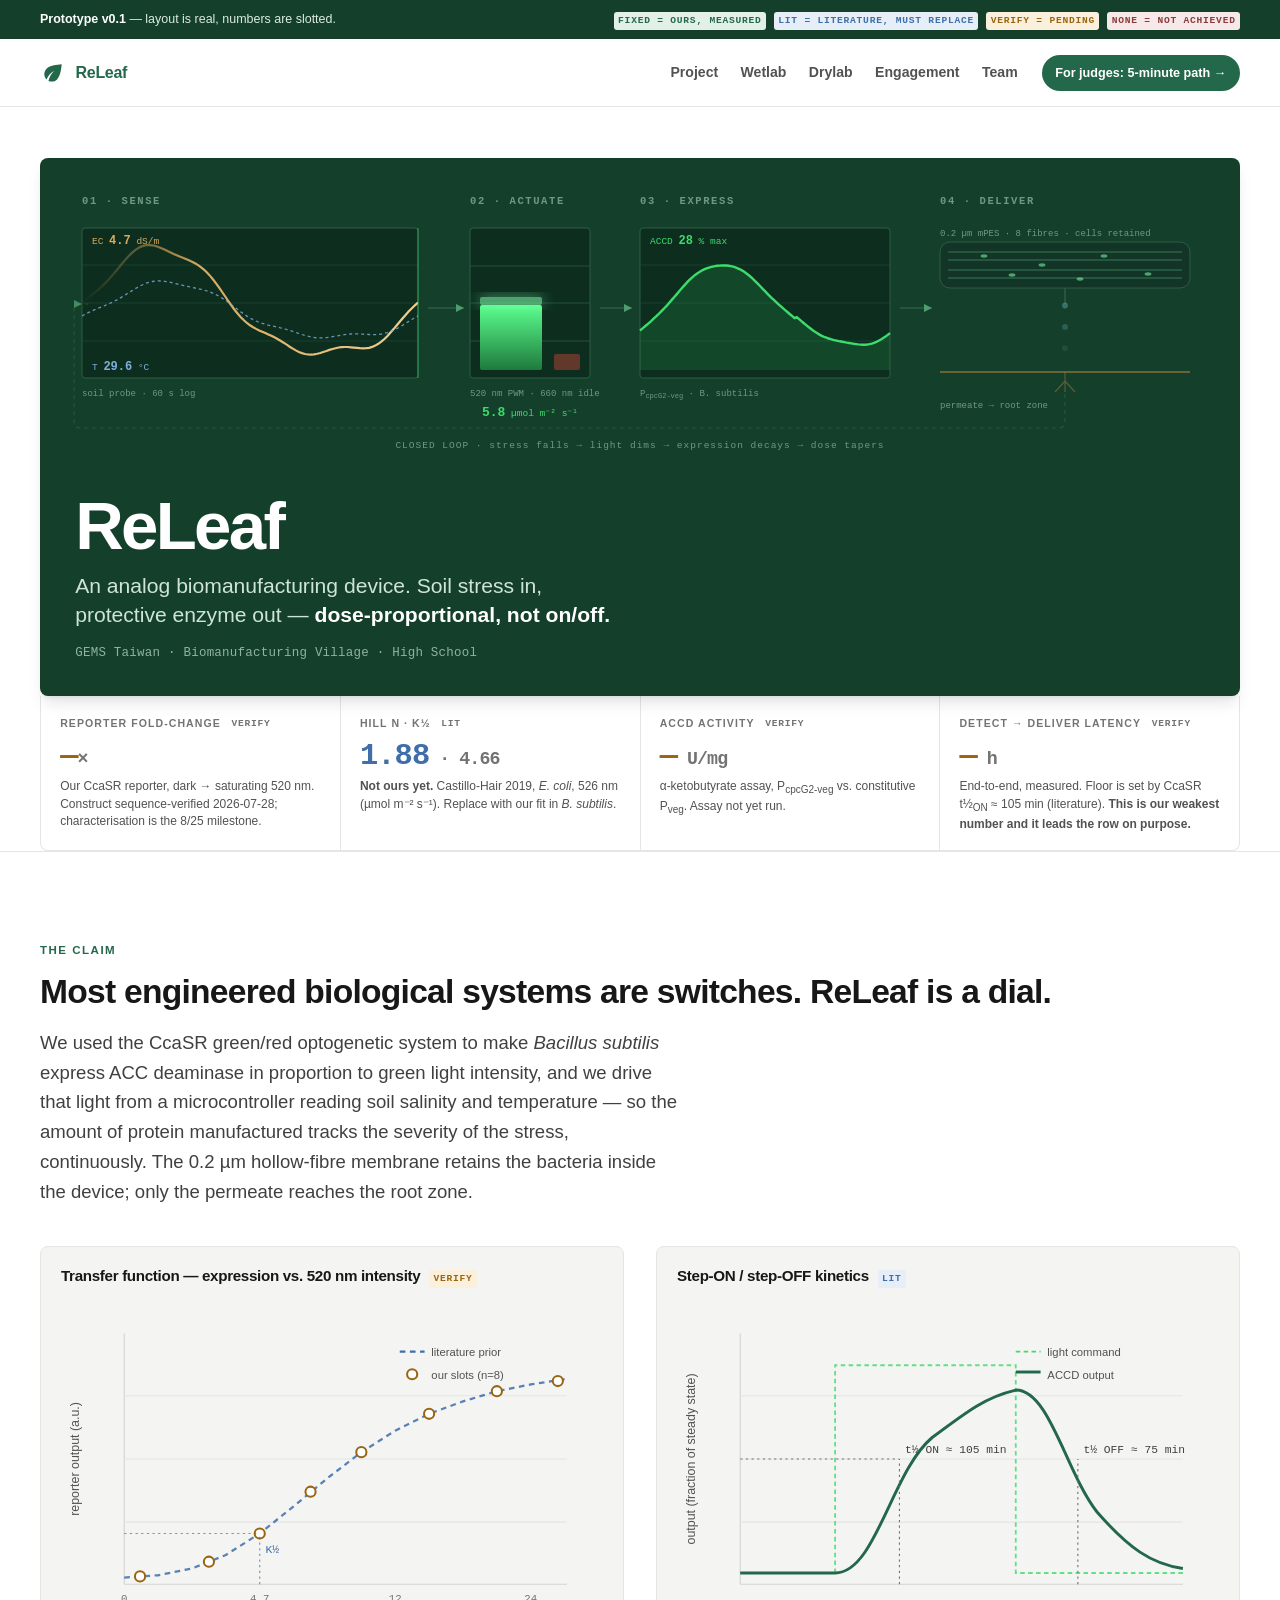
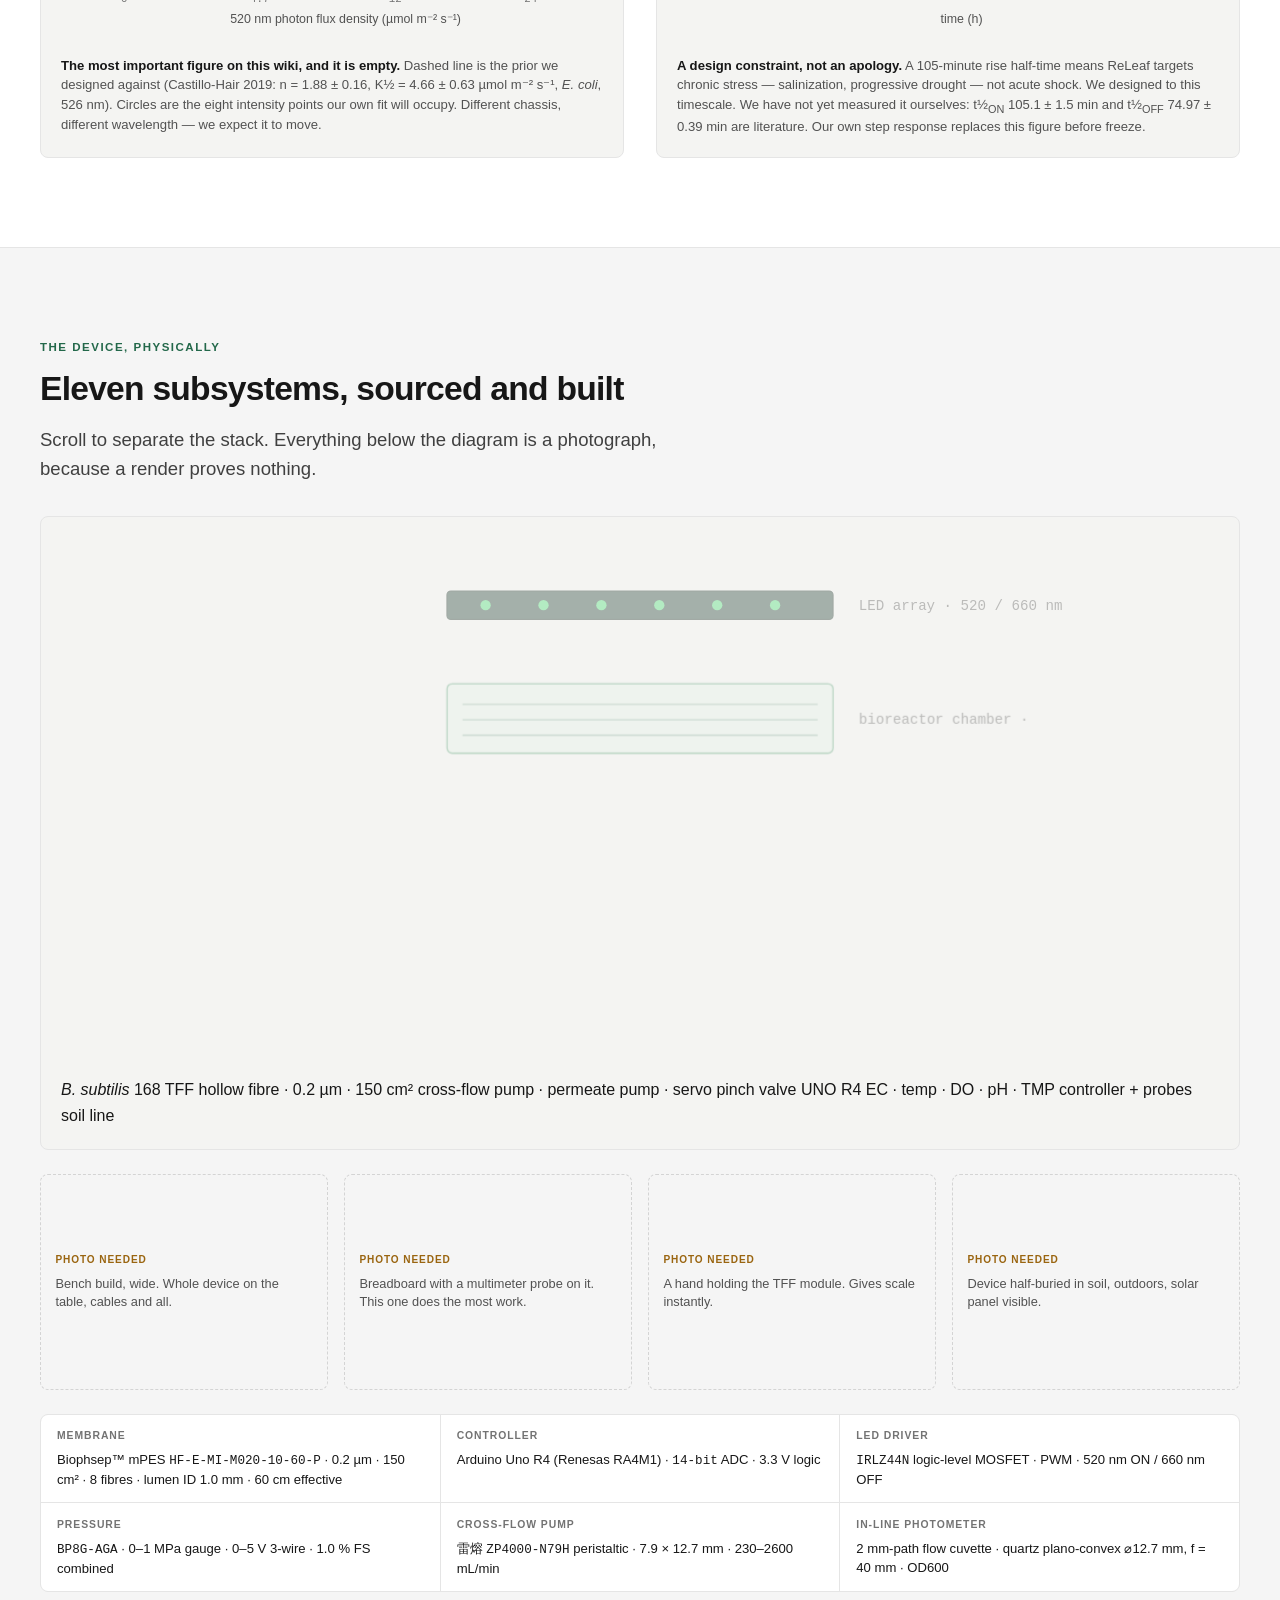
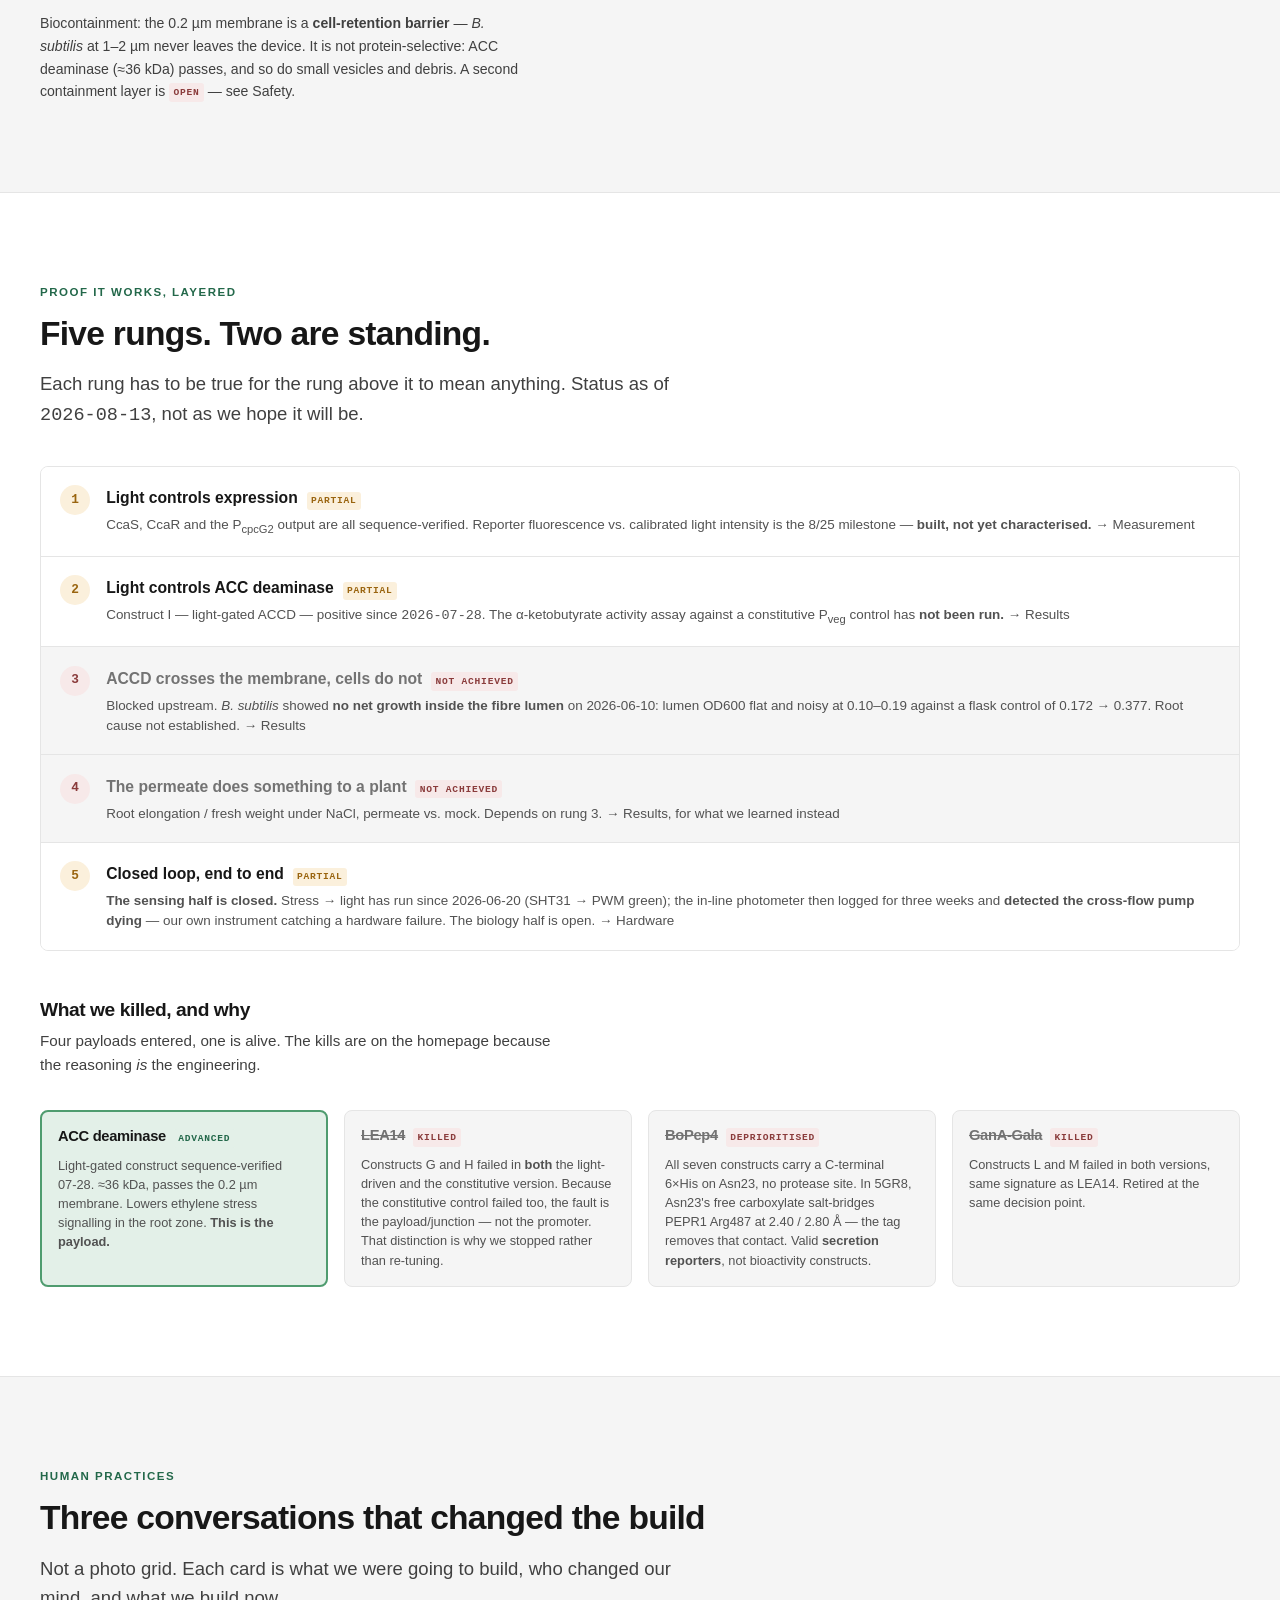
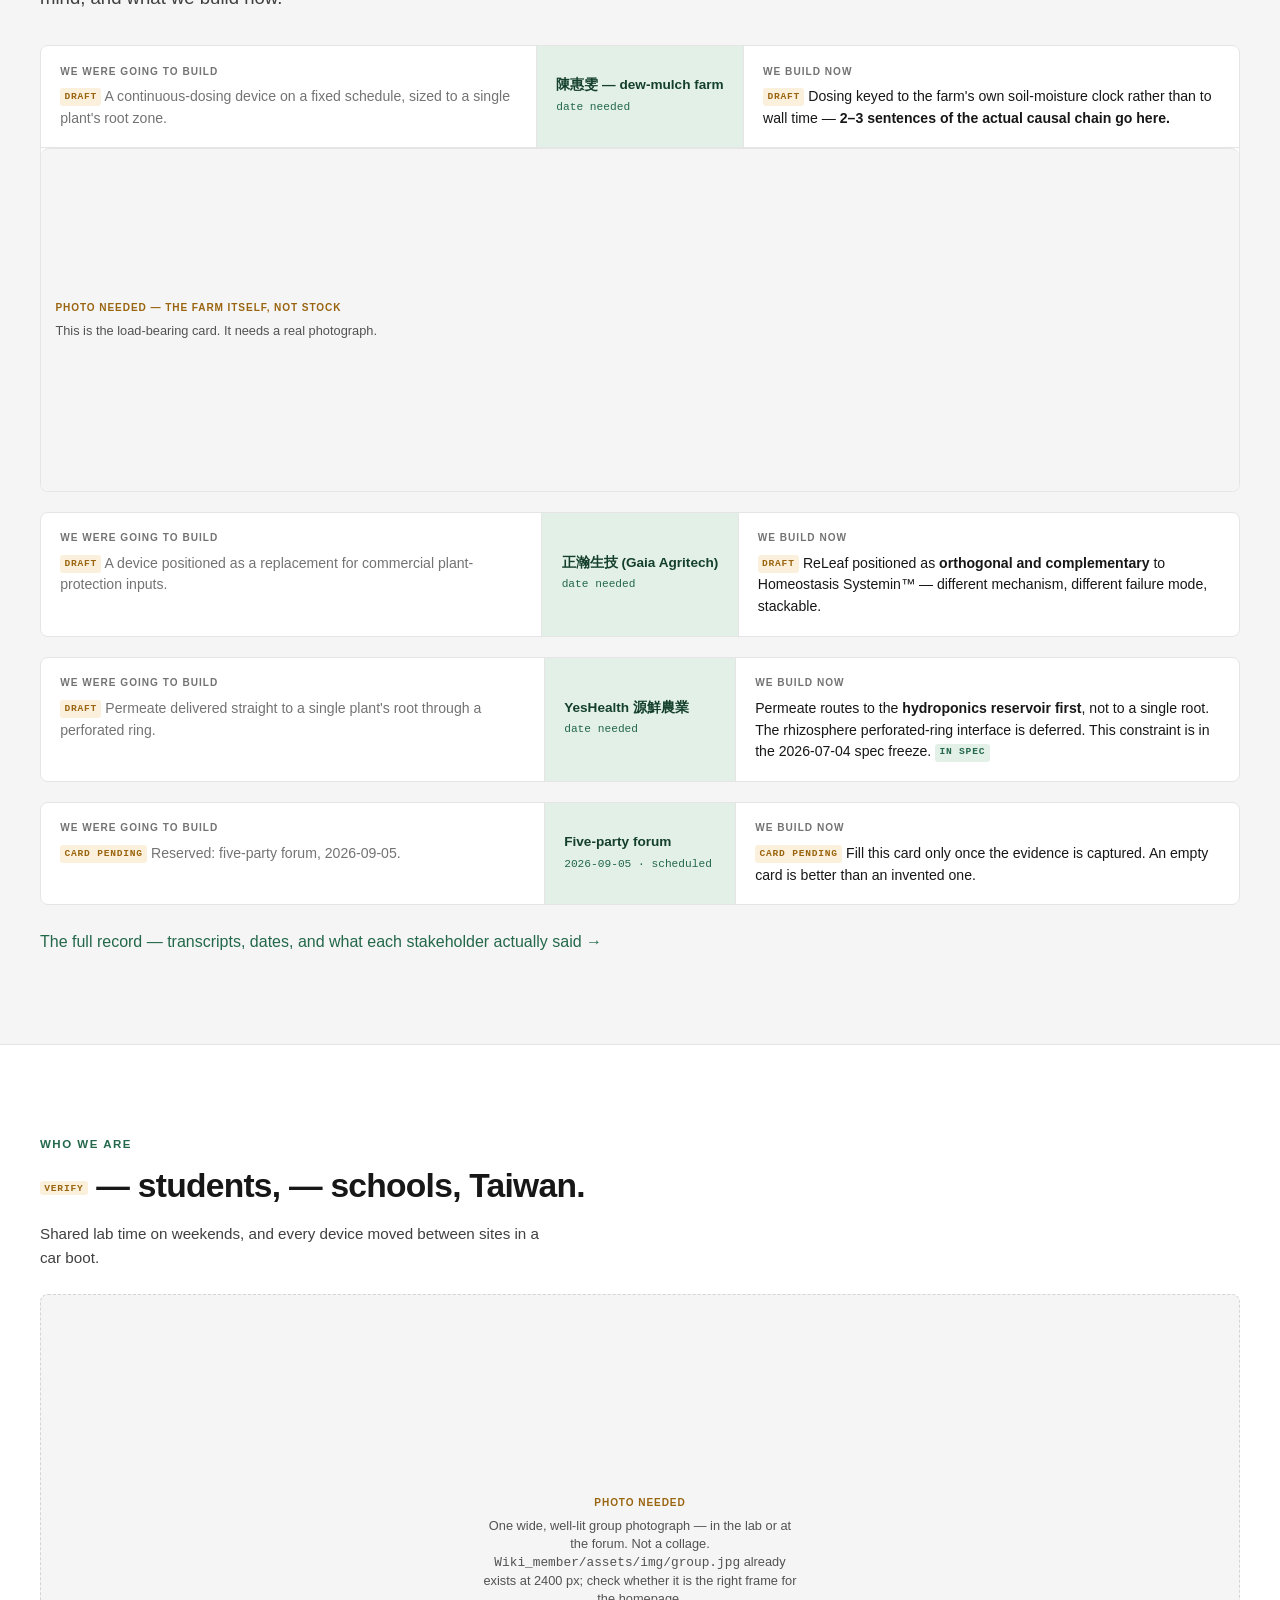
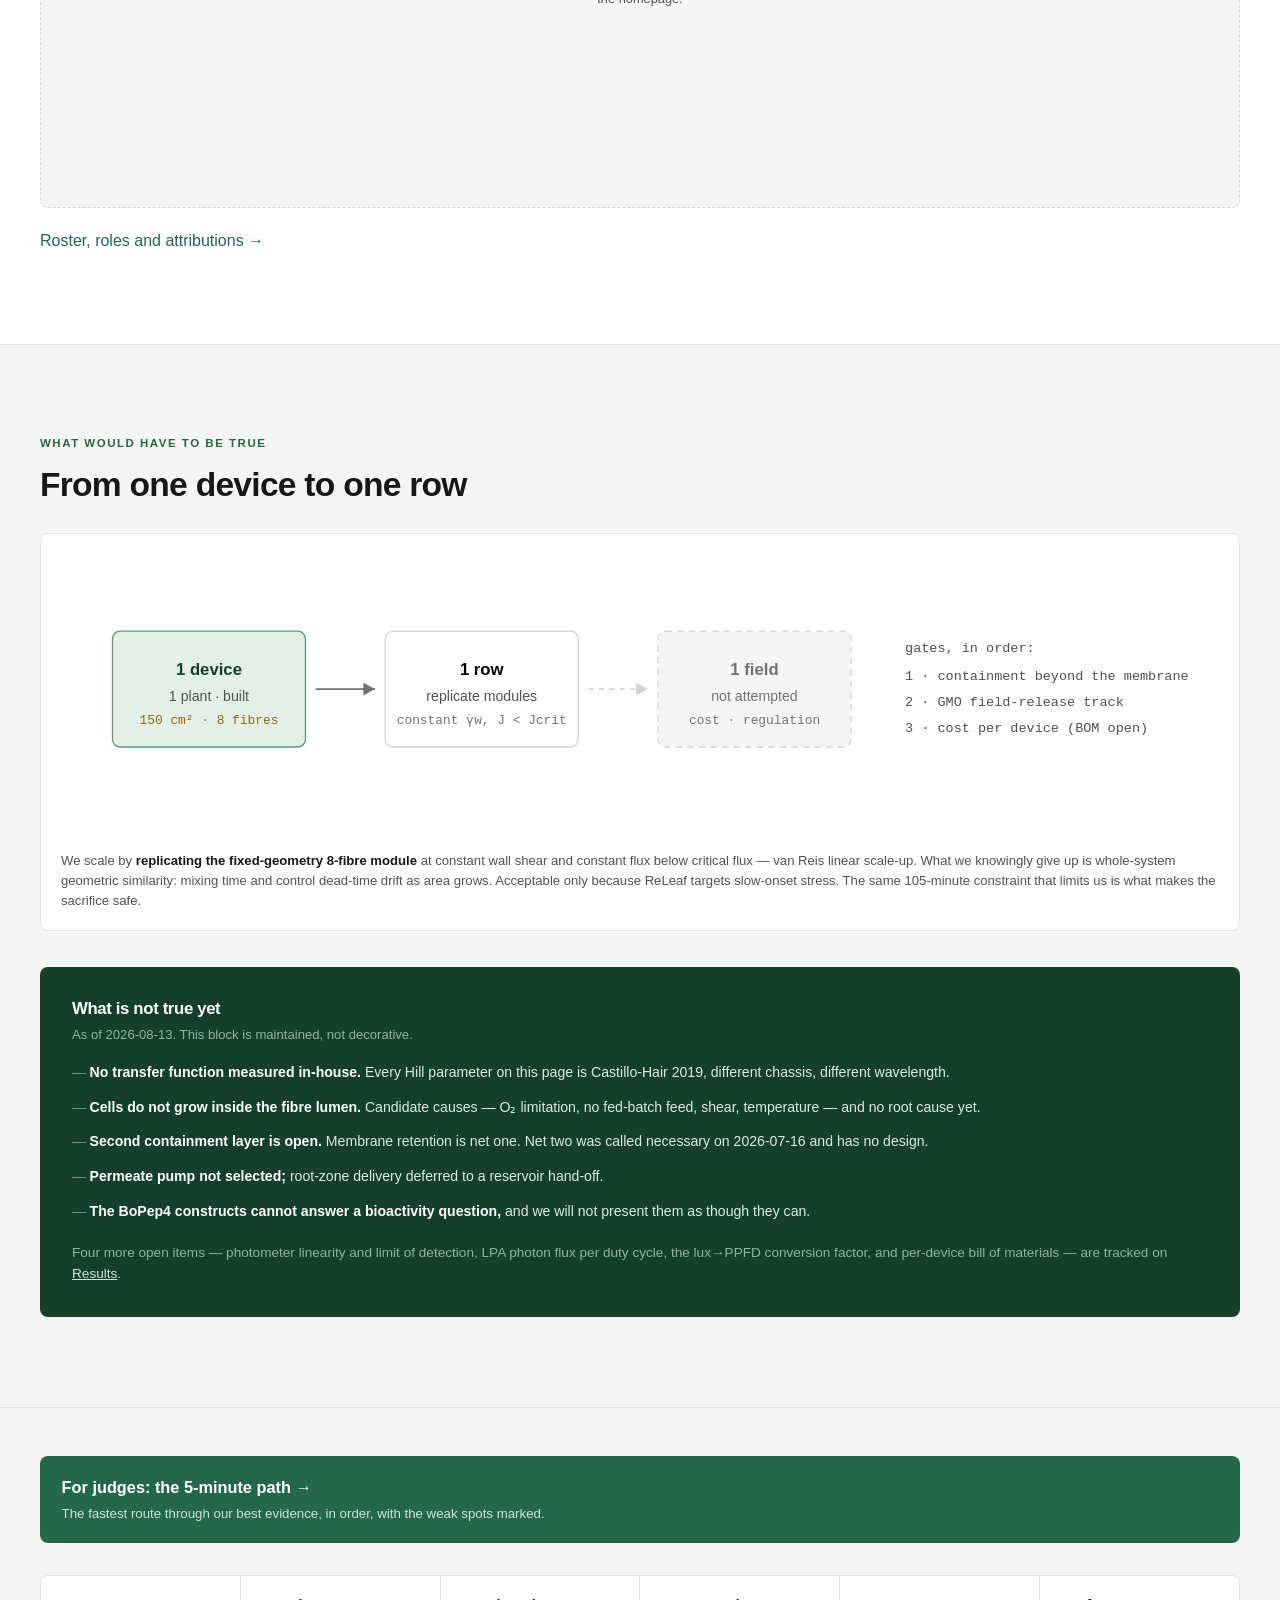
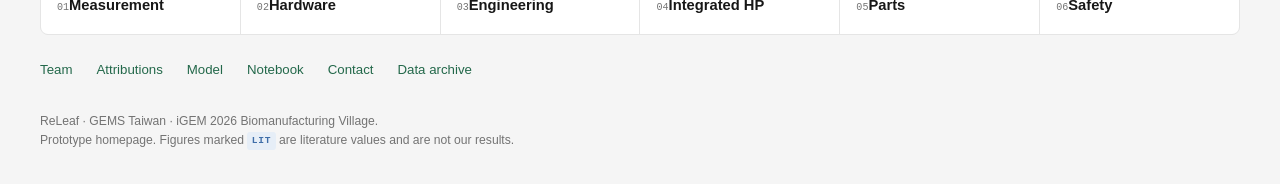
<file: index_v1_dataforward.html>
<!DOCTYPE html>
<!--
  =============================================================================
  ReLeaf — wiki homepage prototype v0.1
  GEMS-Taiwan 2026 · Biomanufacturing Village
  -----------------------------------------------------------------------------
  Built to the homepage blueprint. Self-contained: no external stylesheets,
  scripts, fonts or images, because the iGEM wiki blocks cross-origin resources.

  HOW TO READ THE PLACEHOLDERS
  Every number on this page carries a provenance chip. There are four:

    fixed    measured in-house, verified, safe to show a judge
    lit      literature value (not ours) — MUST be replaced by our own number
    verify   measurement pending — slot exists, data does not
    none     not achieved — stated as such, deliberately

  Search this file for  data-prov="lit"  and  data-prov="verify"  to find every
  slot the wiki team still has to fill. Do not ship with a `lit` chip in the
  hero row: the blueprint's whole argument is that those are OUR numbers.

  Sources for everything already filled in:
    Discord/notebook-build/02_MILESTONE_MAP.md      (spec freeze 7/4, DBTL cycles)
    00_Deliverable_Reports/20_Status_Report_0813/   (clone inventory, His defect)
    Bioreactor_Calculations_Scaling/TFF_ScaleUp_*   (scaling invariants)
    Wiki_member/assets/css/                         (brand tokens, reused here)

  Font note: this prototype uses system UI stack. The team page inlines
  inter-variable.ttf — do the same here at bundle time for visual continuity.
  =============================================================================
-->
<html lang="en">
<head>
<meta charset="utf-8">
<meta name="viewport" content="width=device-width, initial-scale=1">
<title>ReLeaf — an analog biomanufacturing device · GEMS-Taiwan 2026</title>
<style>
/* ── brand tokens, lifted from Wiki_member/assets/css ────────────────────── */
:root{
  --white:#fff; --gray-100:#f5f5f5; --gray-200:#e5e5e5; --gray-300:#d4d4d4;
  --gray-500:#737373; --gray-600:#525252; --gray-700:#404040; --black:#171717;
  --leaf-900:#14402b; --leaf-700:#23684a; --leaf-500:#4f9c6f; --leaf-100:#e3f0e8;
  --card-bg:#f4f4f2;
  --nav-h:68px; --max:1280px; --radius:.5rem;
  --shadow-md:0 4px 6px -1px rgb(0 0 0/.1),0 2px 4px -2px rgb(0 0 0/.1);
  --shadow-lg:0 10px 15px -3px rgb(0 0 0/.1),0 4px 6px -4px rgb(0 0 0/.1);
  /* provenance */
  --p-fixed:#23684a; --p-fixed-bg:#e3f0e8;
  --p-lit:#3f6ea8;   --p-lit-bg:#e6eef7;
  --p-verify:#9a6510;--p-verify-bg:#fbf0dc;
  --p-none:#8a3b3b;  --p-none-bg:#f7e9e9;
  /* signal colours used by the hero */
  --sig-green:#3ddc6b; --sig-red:#e2483a; --sig-soil:#b08240;
}
*{box-sizing:border-box}
html{-webkit-text-size-adjust:100%}
body{
  margin:0; background:var(--white); color:var(--black);
  font-family:-apple-system,BlinkMacSystemFont,"Segoe UI",Roboto,"Helvetica Neue",Arial,"Noto Sans TC",sans-serif;
  font-size:16px; line-height:1.6; -webkit-font-smoothing:antialiased;
}
h1,h2,h3,h4{margin:0; letter-spacing:-.022em; line-height:1.15; font-weight:700}
p{margin:0}
a{color:var(--leaf-700); text-decoration:none}
a:hover{text-decoration:underline}
.wrap{max-width:var(--max); margin:0 auto; padding:0 clamp(1rem,4vw,2.5rem)}
.band{padding:clamp(3.5rem,7vw,6rem) 0; border-top:1px solid var(--gray-200)}
.band--tint{background:var(--gray-100)}
.eyebrow{
  font-size:.72rem; font-weight:700; letter-spacing:.13em; text-transform:uppercase;
  color:var(--leaf-700); margin-bottom:.85rem;
}
.h2{font-size:clamp(1.5rem,3.1vw,2.1rem); margin-bottom:1rem}
.lede{font-size:clamp(1.02rem,1.5vw,1.16rem); color:var(--gray-700); max-width:62ch}
.mono{font-family:ui-monospace,SFMono-Regular,Menlo,Consolas,monospace}

/* ── provenance chip ─────────────────────────────────────────────────────── */
.prov{
  display:inline-flex; align-items:center; gap:.3em;
  font-size:.6rem; font-weight:700; letter-spacing:.08em; text-transform:uppercase;
  padding:.16em .45em; border-radius:3px; vertical-align:middle; white-space:nowrap;
  font-family:ui-monospace,SFMono-Regular,Menlo,Consolas,monospace;
}
[data-prov="fixed"] >.prov,.prov--fixed {color:var(--p-fixed);  background:var(--p-fixed-bg)}
[data-prov="lit"]   >.prov,.prov--lit   {color:var(--p-lit);    background:var(--p-lit-bg)}
[data-prov="verify"]>.prov,.prov--verify{color:var(--p-verify); background:var(--p-verify-bg)}
[data-prov="none"]  >.prov,.prov--none  {color:var(--p-none);   background:var(--p-none-bg)}

/* ── prototype banner ────────────────────────────────────────────────────── */
.protobar{
  background:var(--leaf-900); color:#dceae2; font-size:.78rem; line-height:1.5;
  padding:.6rem 0;
}
.protobar .wrap{display:flex; gap:1rem; align-items:baseline; flex-wrap:wrap}
.protobar strong{color:#fff}
.protobar .legend{display:flex; gap:.5rem; flex-wrap:wrap; margin-left:auto}

/* ── nav (68px, mirrors nav.css geometry) ────────────────────────────────── */
.nav{
  position:sticky; top:0; z-index:50; height:var(--nav-h);
  background:rgba(255,255,255,.94); backdrop-filter:blur(8px);
  border-bottom:1px solid var(--gray-200);
}
.nav .wrap{height:100%; display:flex; align-items:center; gap:1.5rem}
.nav__mark{display:flex; align-items:center; gap:.6rem; font-weight:700; letter-spacing:-.02em}
.nav__leaf{width:26px; height:26px; flex:0 0 26px}
.nav__tabs{display:none; gap:1.4rem; margin-left:auto; font-size:.88rem; font-weight:600}
.nav__tabs a{color:var(--gray-600)}
.nav__tabs a:hover{color:var(--leaf-700); text-decoration:none}
.nav__judge{
  margin-left:auto; font-size:.79rem; font-weight:700;
  background:var(--leaf-700); color:#fff; padding:.5rem .85rem; border-radius:999px;
}
.nav__judge:hover{background:var(--leaf-900); text-decoration:none}
@media(min-width:1000px){ .nav__tabs{display:flex} .nav__judge{margin-left:0} }

/* ── hero ────────────────────────────────────────────────────────────────── */
.hero{padding:clamp(2rem,4vw,3.2rem) 0 0}
.hero__stage{
  position:relative; background:var(--leaf-900); border-radius:var(--radius);
  overflow:hidden; box-shadow:var(--shadow-lg);
}
.hero__svg{display:block; width:100%; height:auto}
.hero__copy{padding:clamp(1.4rem,3vw,2.2rem) clamp(1.2rem,3vw,2.2rem) clamp(1.6rem,3vw,2rem)}
.hero__title{
  font-size:clamp(2.4rem,6.5vw,4.2rem); color:#fff; line-height:.98; letter-spacing:-.04em;
}
.hero__claim{
  color:#cfe4d8; font-size:clamp(1rem,1.9vw,1.32rem); margin-top:.7rem;
  max-width:46ch; font-weight:500; line-height:1.4;
}
.hero__claim b{color:#fff; font-weight:700}
.hero__meta{
  color:#8fb3a0; font-size:.78rem; margin-top:.9rem; letter-spacing:.02em;
  font-family:ui-monospace,SFMono-Regular,Menlo,Consolas,monospace;
}
/* fallback shown only when the animation cannot run */
.hero__fallback{display:none; padding:1rem clamp(1.2rem,3vw,2.2rem) 1.4rem;
  color:#8fb3a0; font-size:.78rem; border-top:1px solid rgba(255,255,255,.12)}
.no-anim .hero__fallback{display:block}

/* ── hero number row ─────────────────────────────────────────────────────── */
.metrics{
  display:grid; grid-template-columns:1fr; gap:1px;
  background:var(--gray-200); border:1px solid var(--gray-200);
  border-top:none; border-radius:0 0 var(--radius) var(--radius); overflow:hidden;
}
@media(min-width:640px){.metrics{grid-template-columns:1fr 1fr}}
@media(min-width:960px){.metrics{grid-template-columns:repeat(4,1fr)}}
.metric{background:var(--white); padding:1.15rem 1.2rem 1.05rem}
.metric__label{
  font-size:.66rem; font-weight:700; letter-spacing:.1em; text-transform:uppercase;
  color:var(--gray-500); display:flex; align-items:center; gap:.4rem; margin-bottom:.5rem;
}
.metric__val{
  font-size:clamp(1.45rem,2.6vw,1.9rem); font-weight:700; letter-spacing:-.03em;
  line-height:1; font-family:ui-monospace,SFMono-Regular,Menlo,Consolas,monospace;
}
.metric__val em{font-style:normal; font-size:.6em; color:var(--gray-500); font-weight:600}
.metric[data-prov="verify"] .metric__val{color:var(--p-verify)}
.metric[data-prov="lit"]    .metric__val{color:var(--p-lit)}
.metric__note{font-size:.75rem; color:var(--gray-600); margin-top:.45rem; line-height:1.45}

/* ── two-figure band ─────────────────────────────────────────────────────── */
.figpair{display:grid; gap:1.5rem; margin-top:2.5rem}
@media(min-width:900px){.figpair{grid-template-columns:1fr 1fr; gap:2rem}}
figure{margin:0; background:var(--card-bg); border-radius:var(--radius); padding:1.25rem; border:1px solid var(--gray-200)}
figure svg{display:block; width:100%; height:auto}
figcaption{font-size:.82rem; color:var(--gray-600); margin-top:.9rem; line-height:1.5}
figcaption b{color:var(--black)}
.fig__head{display:flex; align-items:baseline; gap:.55rem; margin-bottom:.9rem; flex-wrap:wrap}
.fig__head h3{font-size:.95rem}

/* ── device / exploded view ──────────────────────────────────────────────── */
.explode{position:relative; background:var(--card-bg); border:1px solid var(--gray-200);
  border-radius:var(--radius); padding:1.25rem; margin-top:2rem}
.explode svg{display:block; width:100%; height:auto}
.photos{display:grid; gap:1rem; margin-top:1.5rem; grid-template-columns:repeat(2,1fr)}
@media(min-width:820px){.photos{grid-template-columns:repeat(4,1fr)}}
.slot{
  aspect-ratio:4/3; border:1px dashed var(--gray-300); border-radius:var(--radius);
  background:var(--gray-100); display:flex; flex-direction:column; justify-content:center;
  padding:.9rem; gap:.4rem;
}
.slot__k{font-size:.63rem; font-weight:700; letter-spacing:.09em; text-transform:uppercase; color:var(--p-verify)}
.slot__t{font-size:.8rem; color:var(--gray-600); line-height:1.4}
.specs{
  display:grid; gap:1px; background:var(--gray-200); border:1px solid var(--gray-200);
  border-radius:var(--radius); overflow:hidden; margin-top:1.5rem;
  grid-template-columns:1fr;
}
@media(min-width:700px){.specs{grid-template-columns:1fr 1fr}}
@media(min-width:1040px){.specs{grid-template-columns:1fr 1fr 1fr}}
.spec{background:var(--white); padding:.85rem 1rem}
.spec dt{font-size:.65rem; font-weight:700; letter-spacing:.09em; text-transform:uppercase; color:var(--gray-500)}
.spec dd{margin:.3rem 0 0; font-size:.82rem; line-height:1.45}
.spec dd .mono{font-size:.79rem}

/* ── evidence ladder ─────────────────────────────────────────────────────── */
.ladder{margin-top:2.2rem; border:1px solid var(--gray-200); border-radius:var(--radius); overflow:hidden}
.rung{
  display:grid; grid-template-columns:auto 1fr; gap:1rem;
  padding:1.15rem 1.2rem; background:var(--white); border-top:1px solid var(--gray-200);
  align-items:start;
}
.rung:first-child{border-top:none}
.rung--none{background:var(--gray-100)}
.rung--none .rung__t{color:var(--gray-500)}
.rung__n{
  width:30px; height:30px; border-radius:50%; display:grid; place-items:center;
  font-size:.8rem; font-weight:700; font-family:ui-monospace,monospace; flex:0 0 30px;
}
.rung--fixed  .rung__n{background:var(--p-fixed-bg);  color:var(--p-fixed)}
.rung--verify .rung__n{background:var(--p-verify-bg); color:var(--p-verify)}
.rung--none   .rung__n{background:var(--p-none-bg);   color:var(--p-none)}
.rung__t{font-size:.98rem; font-weight:700; display:flex; gap:.55rem; align-items:baseline; flex-wrap:wrap}
.rung__d{font-size:.84rem; color:var(--gray-600); margin-top:.3rem; line-height:1.5}

/* ── funnel ──────────────────────────────────────────────────────────────── */
.funnel{display:grid; gap:1rem; margin-top:2rem; grid-template-columns:1fr}
@media(min-width:760px){.funnel{grid-template-columns:repeat(4,1fr)}}
.track{border:1px solid var(--gray-200); border-radius:var(--radius); padding:1rem; background:var(--white)}
.track--live{border-color:var(--leaf-500); border-width:2px; background:var(--leaf-100)}
.track--dead{background:var(--gray-100)}
.track__h{display:flex; align-items:baseline; gap:.5rem; flex-wrap:wrap; margin-bottom:.5rem}
.track__h h4{font-size:.92rem}
.track--dead .track__h h4{color:var(--gray-500); text-decoration:line-through; text-decoration-thickness:1px}
.track__why{font-size:.8rem; color:var(--gray-600); line-height:1.5}

/* ── HP cards ────────────────────────────────────────────────────────────── */
.hpcards{display:grid; gap:1.25rem; margin-top:2rem}
.hpcard{border:1px solid var(--gray-200); border-radius:var(--radius); overflow:hidden; background:var(--white)}
.hpcard__grid{display:grid; grid-template-columns:1fr; gap:1px; background:var(--gray-200)}
@media(min-width:840px){.hpcard__grid{grid-template-columns:1fr auto 1fr}}
.hpcol{background:var(--white); padding:1.1rem 1.2rem}
.hpcol__k{font-size:.63rem; font-weight:700; letter-spacing:.1em; text-transform:uppercase; color:var(--gray-500); margin-bottom:.4rem}
.hpcol__t{font-size:.88rem; line-height:1.55}
.hpcol--was .hpcol__t{color:var(--gray-500)}
.hparrow{
  background:var(--leaf-100); padding:1.1rem 1.2rem; display:flex; flex-direction:column;
  justify-content:center; gap:.25rem; min-width:190px;
}
.hparrow__who{font-size:.85rem; font-weight:700; color:var(--leaf-900); line-height:1.35}
.hparrow__when{font-size:.7rem; color:var(--leaf-700); font-family:ui-monospace,monospace}
.hpcard__photo{border-top:1px solid var(--gray-200)}

/* ── team ────────────────────────────────────────────────────────────────── */
.teamphoto{aspect-ratio:21/9; border:1px dashed var(--gray-300); border-radius:var(--radius);
  background:var(--gray-100); display:grid; place-items:center; padding:1.5rem; text-align:center; margin-top:1.5rem}

/* ── limitations ─────────────────────────────────────────────────────────── */
.limits{
  margin-top:2.2rem; background:var(--leaf-900); color:#dceae2;
  border-radius:var(--radius); padding:clamp(1.3rem,3vw,2rem);
}
.limits h3{color:#fff; font-size:1.05rem; margin-bottom:.35rem}
.limits__sub{font-size:.82rem; color:#8fb3a0; margin-bottom:1.1rem}
.limits ul{margin:0; padding:0; list-style:none; display:grid; gap:.8rem}
.limits li{font-size:.88rem; line-height:1.55; padding-left:1.1rem; position:relative}
.limits li::before{content:"—"; position:absolute; left:0; color:var(--leaf-500)}
.limits b{color:#fff}

/* ── footer ──────────────────────────────────────────────────────────────── */
.foot{background:var(--gray-100); border-top:1px solid var(--gray-200); padding:3rem 0 2.5rem}
.foot__judge{
  display:block; background:var(--leaf-700); color:#fff; border-radius:var(--radius);
  padding:1.15rem 1.35rem; margin-bottom:2rem;
}
.foot__judge:hover{background:var(--leaf-900); text-decoration:none}
.foot__judge strong{display:block; font-size:1.02rem}
.foot__judge span{display:block; font-size:.83rem; color:#cfe4d8; margin-top:.2rem}
.foot__primary{display:grid; gap:1px; background:var(--gray-200); border:1px solid var(--gray-200);
  border-radius:var(--radius); overflow:hidden; grid-template-columns:1fr}
@media(min-width:620px){.foot__primary{grid-template-columns:repeat(3,1fr)}}
@media(min-width:1000px){.foot__primary{grid-template-columns:repeat(6,1fr)}}
.foot__primary a{background:var(--white); padding:1rem; display:block}
.foot__primary a:hover{background:var(--leaf-100); text-decoration:none}
.foot__n{font-size:.63rem; font-family:ui-monospace,monospace; color:var(--gray-500)}
.foot__l{font-size:.92rem; font-weight:700; color:var(--black); margin-top:.2rem}
.foot__secondary{display:flex; flex-wrap:wrap; gap:.4rem 1.5rem; margin-top:1.5rem; font-size:.83rem}
.foot__legal{margin-top:2rem; font-size:.76rem; color:var(--gray-500); line-height:1.6}

@media(prefers-reduced-motion:reduce){*{animation:none!important; transition:none!important}}
</style>
</head>
<body>

<!-- ══ prototype banner — DELETE BEFORE FREEZE ══════════════════════════ -->
<div class="protobar">
  <div class="wrap">
    <span><strong>Prototype v0.1</strong> — layout is real, numbers are slotted.</span>
    <span class="legend">
      <span class="prov prov--fixed">fixed = ours, measured</span>
      <span class="prov prov--lit">lit = literature, must replace</span>
      <span class="prov prov--verify">verify = pending</span>
      <span class="prov prov--none">none = not achieved</span>
    </span>
  </div>
</div>

<!-- ══ nav ══════════════════════════════════════════════════════════════ -->
<nav class="nav">
  <div class="wrap">
    <a class="nav__mark" href="#top">
      <svg class="nav__leaf" viewBox="0 0 24 24" fill="var(--leaf-700)" aria-hidden="true"><path d="M6.05 8.05c-2.73 2.73-2.73 7.15-.02 9.88 1.47-3.4 4.09-6.24 7.36-7.93-2.77 2.34-4.71 5.61-5.59 9.28 2.6 1.23 5.8.78 7.95-1.37C19.43 14.47 20 4 20 4S9.53 4.57 6.05 8.05z"/></svg>
      ReLeaf
    </a>
    <div class="nav__tabs">
      <a href="#claim">Project</a><a href="#device">Wetlab</a><a href="#device">Drylab</a>
      <a href="#hp">Engagement</a><a href="#team">Team</a>
    </div>
    <a class="nav__judge" href="#judges">For judges: 5-minute path →</a>
  </div>
</nav>

<!-- ══ HERO ═════════════════════════════════════════════════════════════ -->
<header class="hero" id="top">
  <div class="wrap">
    <div class="hero__stage">

      <!-- The control loop, running. sensor → optogenetics → biology → hardware → delivery.
           Driven by one JS signal so every stage is provably the SAME signal, lagged. -->
      <svg class="hero__svg" viewBox="0 0 1200 300" role="img"
           aria-label="Animated control loop: a soil salinity and temperature trace drives a 520 nm green LED intensity, which drives an ACC deaminase expression curve, which drives permeate leaving the tangential-flow filtration module.">
        <defs>
          <linearGradient id="gGreen" x1="0" y1="1" x2="0" y2="0">
            <stop offset="0"   stop-color="#1e7a3c"/><stop offset="1" stop-color="#5cff8f"/>
          </linearGradient>
          <linearGradient id="gTrace" x1="0" y1="0" x2="1" y2="0">
            <stop offset="0" stop-color="#b08240" stop-opacity="0"/>
            <stop offset=".35" stop-color="#d9a95c" stop-opacity="1"/>
            <stop offset="1" stop-color="#f0cf94" stop-opacity="1"/>
          </linearGradient>
          <clipPath id="clipTrace"><rect x="42" y="70" width="336" height="150"/></clipPath>
          <filter id="glow" x="-60%" y="-60%" width="220%" height="220%">
            <feGaussianBlur stdDeviation="7" result="b"/>
            <feMerge><feMergeNode in="b"/><feMergeNode in="SourceGraphic"/></feMerge>
          </filter>
        </defs>

        <!-- stage labels -->
        <g font-size="10.5" font-weight="700" letter-spacing="1.6" fill="#6f9884"
           font-family="ui-monospace,Menlo,monospace">
          <text x="42"  y="46">01 · SENSE</text>
          <text x="430" y="46">02 · ACTUATE</text>
          <text x="600" y="46">03 · EXPRESS</text>
          <text x="900" y="46">04 · DELIVER</text>
        </g>
        <!-- connectors -->
        <g stroke="#2c5c45" stroke-width="1.5" fill="none">
          <path d="M388 150 H424"/><path d="M560 150 H592"/><path d="M860 150 H892"/>
        </g>
        <g fill="#4f9c6f">
          <path d="M424 150 l-8 -4 v8 z"/><path d="M592 150 l-8 -4 v8 z"/><path d="M892 150 l-8 -4 v8 z"/>
        </g>

        <!-- ── 01 SENSE: scrolling soil trace ── -->
        <g>
          <rect x="42" y="70" width="336" height="150" fill="#0d2e1f" stroke="#2c5c45" rx="3"/>
          <g stroke="#1c4634" stroke-width=".75">
            <path d="M42 107H378"/><path d="M42 145H378"/><path d="M42 183H378"/>
          </g>
          <g clip-path="url(#clipTrace)">
            <polyline id="trEC"   fill="none" stroke="url(#gTrace)" stroke-width="2.2" points=""/>
            <polyline id="trTemp" fill="none" stroke="#7fb0d8" stroke-width="1.3"
                      stroke-dasharray="3 3" opacity=".8" points=""/>
          </g>
          <line x1="378" y1="70" x2="378" y2="220" stroke="var(--sig-green)" stroke-width="1" opacity=".6"/>
          <g font-family="ui-monospace,Menlo,monospace" font-size="9.5">
            <text x="52" y="86" fill="#d9a95c">EC <tspan id="roEC" font-size="12" font-weight="700">—</tspan> dS/m</text>
            <text x="52" y="212" fill="#7fb0d8">T <tspan id="roT" font-size="12" font-weight="700">—</tspan> °C</text>
          </g>
          <text x="42" y="238" font-size="9" fill="#6f9884" font-family="ui-monospace,Menlo,monospace">
            soil probe · 60 s log
          </text>
        </g>

        <!-- ── 02 ACTUATE: proportional green bar + idle red reset channel ── -->
        <g>
          <rect x="430" y="70" width="120" height="150" fill="#0d2e1f" stroke="#2c5c45" rx="3"/>
          <g stroke="#2c5c45" stroke-width=".75">
            <path d="M430 108H550"/><path d="M430 145H550"/><path d="M430 183H550"/>
          </g>
          <!-- bar grows from the bottom; y and height are set by JS -->
          <rect id="ledBar" x="440" y="212" width="62" height="0" fill="url(#gGreen)" rx="2"/>
          <g id="ledGlow" filter="url(#glow)" opacity="0">
            <rect x="440" y="204" width="62" height="8" fill="#7dffab" rx="2"/>
          </g>
          <!-- 660 nm reset channel: present, idle. Not making a claim about it here. -->
          <g opacity=".4">
            <rect x="514" y="196" width="26" height="16" fill="var(--sig-red)" rx="2"/>
          </g>
          <text x="430" y="238" font-size="9" fill="#6f9884" font-family="ui-monospace,Menlo,monospace">
            520 nm PWM · 660 nm idle
          </text>
          <g font-family="ui-monospace,Menlo,monospace" font-size="9.5" text-anchor="middle">
            <text x="490" y="258" fill="#3ddc6b">
              <tspan id="roPPFD" font-size="13" font-weight="700">—</tspan> µmol m⁻² s⁻¹
            </text>
          </g>
        </g>

        <!-- ── 03 EXPRESS: rising expression curve ── -->
        <g>
          <rect x="600" y="70" width="250" height="150" fill="#0d2e1f" stroke="#2c5c45" rx="3"/>
          <g stroke="#1c4634" stroke-width=".75">
            <path d="M600 107H850"/><path d="M600 145H850"/><path d="M600 183H850"/>
          </g>
          <polyline id="trExpr" fill="none" stroke="var(--sig-green)" stroke-width="2.4" points=""/>
          <polygon id="trExprFill" fill="var(--sig-green)" opacity=".14" points=""/>
          <g font-family="ui-monospace,Menlo,monospace" font-size="9.5">
            <text x="610" y="86" fill="#3ddc6b">
              ACCD <tspan id="roExpr" font-size="12" font-weight="700">—</tspan> % max
            </text>
          </g>
          <text x="600" y="238" font-size="9" fill="#6f9884" font-family="ui-monospace,Menlo,monospace">
            P<tspan font-size="7" dy="2">cpcG2-veg</tspan><tspan dy="-2"> · B. subtilis</tspan>
          </text>
        </g>

        <!-- ── 04 DELIVER: TFF module + permeate droplets ── -->
        <g>
          <!-- module body -->
          <rect x="900" y="84" width="250" height="46" rx="10" fill="#123527" stroke="#2c5c45"/>
          <g stroke="#4f9c6f" stroke-width="1" opacity=".65">
            <path d="M908 94H1142"/><path d="M908 102H1142"/>
            <path d="M908 112H1142"/><path d="M908 120H1142"/>
          </g>
          <!-- retained cells, sitting on the lumen side -->
          <g fill="#7dffab" opacity=".55">
            <ellipse cx="944" cy="98"  rx="3.4" ry="1.7"/><ellipse cx="1002" cy="107" rx="3.4" ry="1.7"/>
            <ellipse cx="1064" cy="98" rx="3.4" ry="1.7"/><ellipse cx="1108" cy="116" rx="3.4" ry="1.7"/>
            <ellipse cx="972" cy="117" rx="3.4" ry="1.7"/><ellipse cx="1040" cy="121" rx="3.4" ry="1.7"/>
          </g>
          <text x="900" y="78" font-size="9" fill="#6f9884" font-family="ui-monospace,Menlo,monospace">
            0.2 µm mPES · 8 fibres · cells retained
          </text>
          <!-- permeate port -->
          <path d="M1025 130 v16" stroke="#2c5c45" stroke-width="1.5" fill="none"/>
          <!-- droplets: y + opacity driven by JS -->
          <g id="drops" fill="#8fe3ff">
            <circle class="drop" cx="1025" cy="150" r="4"/>
            <circle class="drop" cx="1025" cy="150" r="4"/>
            <circle class="drop" cx="1025" cy="150" r="4"/>
          </g>
          <!-- rhizosphere -->
          <path d="M900 214 h250" stroke="var(--sig-soil)" stroke-width="2" opacity=".55"/>
          <g stroke="var(--sig-soil)" stroke-width="1.2" opacity=".45" fill="none">
            <path d="M1025 214 v20 M1025 223 l-10 11 M1025 223 l10 11"/>
          </g>
          <text x="900" y="250" font-size="9" fill="#6f9884" font-family="ui-monospace,Menlo,monospace">
            permeate → root zone
          </text>
        </g>

        <!-- return path: the dose changes the soil, the probe reads it again. -->
        <path d="M1025 236 V264 a6 6 0 0 1 -6 6 H40 a6 6 0 0 1 -6 -6 V152 a6 6 0 0 1 6 -6 h8"
              stroke="#2c5c45" stroke-width="1.2" fill="none" stroke-dasharray="4 4" opacity=".75"/>
        <path d="M42 146 l-8 -4 v8 z" fill="#4f9c6f" opacity=".8"/>
        <text x="600" y="290" font-size="9.5" fill="#6f9884" text-anchor="middle"
              font-family="ui-monospace,Menlo,monospace" letter-spacing="1">
          CLOSED LOOP · stress falls → light dims → expression decays → dose tapers
        </text>
      </svg>

      <div class="hero__copy">
        <h1 class="hero__title">ReLeaf</h1>
        <p class="hero__claim">
          An analog biomanufacturing device. Soil stress in, protective enzyme out —
          <b>dose-proportional, not on/off.</b>
        </p>
        <p class="hero__meta">GEMS Taiwan · Biomanufacturing Village · High School</p>
      </div>

      <div class="hero__fallback">
        Animation unavailable — see the device photograph and the transfer function below.
        <!-- TODO at freeze: put the soil-inserted device photo here as the <noscript> fallback,
             per blueprint. NOT a CAD render. -->
      </div>
    </div>

    <!-- ══ hero numbers. Four slots. Latency is deliberately shown. ══ -->
    <div class="metrics">
      <div class="metric" data-prov="verify">
        <div class="metric__label">Reporter fold-change <span class="prov">verify</span></div>
        <div class="metric__val">—<em>×</em></div>
        <div class="metric__note">
          Our CcaSR reporter, dark → saturating 520 nm. Construct sequence-verified
          2026‑07‑28; characterisation is the 8/25 milestone.
        </div>
      </div>
      <div class="metric" data-prov="lit">
        <div class="metric__label">Hill n · K½ <span class="prov">lit</span></div>
        <div class="metric__val">1.88<em> · 4.66</em></div>
        <div class="metric__note">
          <b>Not ours yet.</b> Castillo‑Hair 2019, <i>E. coli</i>, 526 nm
          (µmol m⁻² s⁻¹). Replace with our fit in <i>B. subtilis</i>.
        </div>
      </div>
      <div class="metric" data-prov="verify">
        <div class="metric__label">ACCD activity <span class="prov">verify</span></div>
        <div class="metric__val">—<em> U/mg</em></div>
        <div class="metric__note">
          α‑ketobutyrate assay, P<sub>cpcG2‑veg</sub> vs. constitutive P<sub>veg</sub>.
          Assay not yet run.
        </div>
      </div>
      <div class="metric" data-prov="verify">
        <div class="metric__label">Detect → deliver latency <span class="prov">verify</span></div>
        <div class="metric__val">—<em> h</em></div>
        <div class="metric__note">
          End‑to‑end, measured. Floor is set by CcaSR t½<sub>ON</sub> ≈ 105 min
          (literature). <b>This is our weakest number and it leads the row on purpose.</b>
        </div>
      </div>
    </div>
  </div>
</header>

<!-- ══ 1 · THE CLAIM ════════════════════════════════════════════════════ -->
<section class="band" id="claim">
  <div class="wrap">
    <p class="eyebrow">The claim</p>
    <h2 class="h2">Most engineered biological systems are switches. ReLeaf is a dial.</h2>
    <p class="lede">
      We used the CcaSR green/red optogenetic system to make <i>Bacillus subtilis</i> express
      ACC deaminase in proportion to green light intensity, and we drive that light from a
      microcontroller reading soil salinity and temperature — so the amount of protein
      manufactured tracks the severity of the stress, continuously. The 0.2 µm hollow-fibre
      membrane retains the bacteria inside the device; only the permeate reaches the root zone.
    </p>

    <div class="figpair">
      <!-- ── transfer function ── -->
      <figure>
        <div class="fig__head">
          <h3>Transfer function — expression vs. 520 nm intensity</h3>
          <span class="prov prov--verify">verify</span>
        </div>
        <svg viewBox="0 0 480 300" role="img" aria-label="Hill transfer function plot. A dashed literature prior curve is drawn; open circles mark the eight measurement slots our own data will fill.">
          <!-- frame -->
          <g stroke="var(--gray-300)" stroke-width="1" fill="none">
            <path d="M56 250 H448"/><path d="M56 250 V28"/>
          </g>
          <g stroke="var(--gray-200)" stroke-width="1">
            <path d="M56 195H448"/><path d="M56 139H448"/><path d="M56 83H448"/>
          </g>
          <!-- literature prior: c(I) = y0 + dy * I^n/(I^n + K^n), n=1.88, K=4.66 -->
          <path d="M56 244 L86 242 L116 236 L146 224 L176 205 L206 181 L236 156 L266 133 L296 114 L326 99 L356 88 L386 79 L416 73 L448 68"
                fill="none" stroke="var(--p-lit)" stroke-width="2" stroke-dasharray="5 4" opacity=".85"/>
          <!-- our data slots: eight empty circles on the prior -->
          <g fill="var(--white)" stroke="var(--p-verify)" stroke-width="1.8">
            <circle cx="70"  cy="243" r="4.5"/><circle cx="131" cy="230" r="4.5"/>
            <circle cx="176" cy="205" r="4.5"/><circle cx="221" cy="168" r="4.5"/>
            <circle cx="266" cy="133" r="4.5"/><circle cx="326" cy="99"  r="4.5"/>
            <circle cx="386" cy="79"  r="4.5"/><circle cx="440" cy="70"  r="4.5"/>
          </g>
          <!-- K-half marker -->
          <g stroke="var(--p-lit)" stroke-width="1" stroke-dasharray="2 3" opacity=".7">
            <path d="M176 250 V205"/><path d="M56 205 H176"/>
          </g>
          <text x="181" y="222" font-size="10" fill="var(--p-lit)" font-family="ui-monospace,monospace">K½</text>
          <!-- axes text -->
          <text x="252" y="284" font-size="11" fill="var(--gray-600)" text-anchor="middle">
            520 nm photon flux density (µmol m⁻² s⁻¹)
          </text>
          <text x="16" y="139" font-size="11" fill="var(--gray-600)" text-anchor="middle"
                transform="rotate(-90 16 139)">reporter output (a.u.)</text>
          <g font-size="9.5" fill="var(--gray-500)" font-family="ui-monospace,monospace">
            <text x="56"  y="266" text-anchor="middle">0</text>
            <text x="176" y="266" text-anchor="middle">4.7</text>
            <text x="296" y="266" text-anchor="middle">12</text>
            <text x="416" y="266" text-anchor="middle">24</text>
          </g>
          <!-- legend -->
          <g font-size="10">
            <path d="M300 44 h22" stroke="var(--p-lit)" stroke-width="2" stroke-dasharray="5 4"/>
            <text x="328" y="48" fill="var(--gray-600)">literature prior</text>
            <circle cx="311" cy="64" r="4.5" fill="var(--white)" stroke="var(--p-verify)" stroke-width="1.8"/>
            <text x="328" y="68" fill="var(--gray-600)">our slots (n=8)</text>
          </g>
        </svg>
        <figcaption>
          <b>The most important figure on this wiki, and it is empty.</b>
          Dashed line is the prior we designed against (Castillo‑Hair 2019: n = 1.88 ± 0.16,
          K½ = 4.66 ± 0.63 µmol m⁻² s⁻¹, <i>E. coli</i>, 526 nm). Circles are the eight
          intensity points our own fit will occupy. Different chassis, different
          wavelength — we expect it to move.
        </figcaption>
      </figure>

      <!-- ── kinetics ── -->
      <figure>
        <div class="fig__head">
          <h3>Step‑ON / step‑OFF kinetics</h3>
          <span class="prov prov--lit">lit</span>
        </div>
        <svg viewBox="0 0 480 300" role="img" aria-label="Step response plot. Light steps on then off; the output rises with a half-time of about 105 minutes and falls with a half-time of about 75 minutes.">
          <g stroke="var(--gray-300)" stroke-width="1" fill="none">
            <path d="M56 250 H448"/><path d="M56 250 V28"/>
          </g>
          <g stroke="var(--gray-200)" stroke-width="1">
            <path d="M56 195H448"/><path d="M56 139H448"/><path d="M56 83H448"/>
          </g>
          <!-- light command: square -->
          <path d="M56 240 H140 V56 H300 V240 H448" fill="none" stroke="var(--sig-green)"
                stroke-width="1.6" stroke-dasharray="4 3" opacity=".8"/>
          <!-- response: first-order rise then fall -->
          <path d="M56 240 H140 C176 240 190 150 226 120 C258 96 274 84 300 78
                   C330 78 344 150 372 186 C400 218 420 232 448 236"
                fill="none" stroke="var(--leaf-700)" stroke-width="2.6"/>
          <!-- t-half markers -->
          <g stroke="var(--gray-500)" stroke-width="1" stroke-dasharray="2 3">
            <path d="M197 250 V139"/><path d="M56 139 H197"/>
            <path d="M355 250 V139"/>
          </g>
          <g font-size="10" font-family="ui-monospace,monospace">
            <text x="202" y="134" fill="var(--gray-700)">t½ ON ≈ 105 min</text>
            <text x="360" y="134" fill="var(--gray-700)">t½ OFF ≈ 75 min</text>
          </g>
          <text x="252" y="284" font-size="11" fill="var(--gray-600)" text-anchor="middle">time (h)</text>
          <text x="16" y="139" font-size="11" fill="var(--gray-600)" text-anchor="middle"
                transform="rotate(-90 16 139)">output (fraction of steady state)</text>
          <g font-size="10">
            <path d="M300 44 h22" stroke="var(--sig-green)" stroke-width="1.6" stroke-dasharray="4 3"/>
            <text x="328" y="48" fill="var(--gray-600)">light command</text>
            <path d="M300 62 h22" stroke="var(--leaf-700)" stroke-width="2.6"/>
            <text x="328" y="68" fill="var(--gray-600)">ACCD output</text>
          </g>
        </svg>
        <figcaption>
          <b>A design constraint, not an apology.</b> A 105‑minute rise half‑time means
          ReLeaf targets chronic stress — salinization, progressive drought — not acute shock.
          We designed to this timescale. We have not yet measured it ourselves:
          t½<sub>ON</sub> 105.1 ± 1.5 min and t½<sub>OFF</sub> 74.97 ± 0.39 min are
          literature. Our own step response replaces this figure before freeze.
        </figcaption>
      </figure>
    </div>
  </div>
</section>

<!-- ══ 2 · THE DEVICE ═══════════════════════════════════════════════════ -->
<section class="band band--tint" id="device">
  <div class="wrap">
    <p class="eyebrow">The device, physically</p>
    <h2 class="h2">Eleven subsystems, sourced and built</h2>
    <p class="lede">
      Scroll to separate the stack. Everything below the diagram is a photograph, because a
      render proves nothing.
    </p>

    <!-- exploded view; JS translates each layer on scroll -->
    <div class="explode" id="explode">
      <svg viewBox="0 0 900 420" role="img" aria-label="Exploded view of the ReLeaf device: solar panel and IP67 housing, LED array, bioreactor chamber, tangential-flow filtration module, pumps, Arduino controller, and soil probes.">
        <g id="ex-layers" font-size="11" font-family="ui-monospace,Menlo,monospace">

          <g class="ex-l" data-dz="-64">
            <rect x="300" y="34" width="300" height="18" rx="3" fill="#2f4858" stroke="#1e2f3a"/>
            <text x="620" y="47" fill="var(--gray-600)">solar panel · IP67 lid</text>
          </g>

          <g class="ex-l" data-dz="-40">
            <rect x="300" y="82" width="300" height="22" rx="3" fill="#123527" stroke="#0b2419"/>
            <g fill="var(--sig-green)">
              <circle cx="330" cy="93" r="4"/><circle cx="375" cy="93" r="4"/>
              <circle cx="420" cy="93" r="4"/><circle cx="465" cy="93" r="4"/>
              <circle cx="510" cy="93" r="4"/><circle cx="555" cy="93" r="4"/>
            </g>
            <text x="620" y="97" fill="var(--gray-600)">LED array · 520 / 660 nm</text>
          </g>

          <g class="ex-l" data-dz="-18">
            <rect x="300" y="132" width="300" height="54" rx="4" fill="var(--leaf-100)" stroke="var(--leaf-500)"/>
            <g stroke="var(--leaf-700)" stroke-width="1" opacity=".5">
              <path d="M312 148H588"/><path d="M312 160H588"/><path d="M312 172H588"/>
            </g>
            <text x="620" y="163" fill="var(--gray-600)">bioreactor chamber · <i>B. subtilis</i> 168</text>
          </g>

          <g class="ex-l" data-dz="6">
            <rect x="300" y="214" width="300" height="34" rx="16" fill="#e8eef1" stroke="#9fb4bf"/>
            <g stroke="#6d8b99" stroke-width="1.2">
              <path d="M312 224H588"/><path d="M312 231H588"/><path d="M312 238H588"/>
            </g>
            <text x="620" y="235" fill="var(--gray-600)">TFF hollow fibre · 0.2 µm · 150 cm²</text>
          </g>

          <g class="ex-l" data-dz="28">
            <circle cx="352" cy="292" r="20" fill="var(--gray-200)" stroke="var(--gray-500)"/>
            <circle cx="352" cy="292" r="8"  fill="var(--gray-300)"/>
            <circle cx="410" cy="292" r="14" fill="var(--gray-200)" stroke="var(--gray-500)"/>
            <circle cx="410" cy="292" r="6"  fill="var(--gray-300)"/>
            <rect x="452" y="278" width="52" height="28" rx="3" fill="#c9d6cf" stroke="#7d968a"/>
            <text x="620" y="297" fill="var(--gray-600)">cross-flow pump · permeate pump · servo pinch valve</text>
          </g>

          <g class="ex-l" data-dz="50">
            <rect x="300" y="336" width="120" height="34" rx="3" fill="#0f6a8f" stroke="#0a4a63"/>
            <text x="308" y="357" fill="#cfe9f4" font-size="10">UNO R4</text>
            <rect x="436" y="336" width="164" height="34" rx="3" fill="var(--gray-200)" stroke="var(--gray-500)"/>
            <text x="444" y="357" fill="var(--gray-700)" font-size="10">EC · temp · DO · pH · TMP</text>
            <text x="620" y="357" fill="var(--gray-600)">controller + probes</text>
          </g>

          <!-- soil line: static datum -->
          <path d="M60 396 H840" stroke="var(--sig-soil)" stroke-width="2" opacity=".5"/>
          <text x="60" y="412" fill="var(--gray-500)" font-size="10">soil line</text>
        </g>
      </svg>
    </div>

    <!-- real photographs. Unglamorous is the point. -->
    <div class="photos">
      <div class="slot"><span class="slot__k">photo needed</span>
        <span class="slot__t">Bench build, wide. Whole device on the table, cables and all.</span></div>
      <div class="slot"><span class="slot__k">photo needed</span>
        <span class="slot__t">Breadboard with a multimeter probe on it. This one does the most work.</span></div>
      <div class="slot"><span class="slot__k">photo needed</span>
        <span class="slot__t">A hand holding the TFF module. Gives scale instantly.</span></div>
      <div class="slot"><span class="slot__k">photo needed</span>
        <span class="slot__t">Device half-buried in soil, outdoors, solar panel visible.</span></div>
    </div>

    <!-- spec strip: real part numbers, from the 2026-07-04 spec freeze -->
    <dl class="specs">
      <div class="spec"><dt>Membrane</dt><dd>
        Biophsep™ mPES <span class="mono">HF-E-MI-M020-10-60-P</span> · 0.2 µm · 150 cm² ·
        8 fibres · lumen ID 1.0 mm · 60 cm effective</dd></div>
      <div class="spec"><dt>Controller</dt><dd>
        Arduino Uno R4 (Renesas RA4M1) · <span class="mono">14-bit</span> ADC · 3.3 V logic</dd></div>
      <div class="spec"><dt>LED driver</dt><dd>
        <span class="mono">IRLZ44N</span> logic-level MOSFET · PWM · 520 nm ON / 660 nm OFF</dd></div>
      <div class="spec"><dt>Pressure</dt><dd>
        <span class="mono">BP8G-AGA</span> · 0–1 MPa gauge · 0–5 V 3-wire · 1.0 % FS combined</dd></div>
      <div class="spec"><dt>Cross-flow pump</dt><dd>
        雷熔 <span class="mono">ZP4000-N79H</span> peristaltic · 7.9 × 12.7 mm · 230–2600 mL/min</dd></div>
      <div class="spec"><dt>In-line photometer</dt><dd>
        2 mm-path flow cuvette · quartz plano-convex ⌀12.7 mm, f = 40 mm · OD600</dd></div>
    </dl>
    <p class="lede" style="margin-top:1.25rem;font-size:.88rem">
      Biocontainment: the 0.2 µm membrane is a <b>cell-retention barrier</b> — <i>B. subtilis</i>
      at 1–2 µm never leaves the device. It is not protein-selective: ACC deaminase (≈36 kDa)
      passes, and so do small vesicles and debris. A second containment layer is
      <span class="prov prov--none">open</span> — see Safety.
    </p>
  </div>
</section>

<!-- ══ 3 · THE EVIDENCE LADDER ══════════════════════════════════════════ -->
<section class="band" id="evidence">
  <div class="wrap">
    <p class="eyebrow">Proof it works, layered</p>
    <h2 class="h2">Five rungs. Two are standing.</h2>
    <p class="lede">
      Each rung has to be true for the rung above it to mean anything. Status as of
      <span class="mono">2026‑08‑13</span>, not as we hope it will be.
    </p>

    <div class="ladder">
      <div class="rung rung--verify">
        <div class="rung__n">1</div>
        <div>
          <div class="rung__t">Light controls expression <span class="prov prov--verify">partial</span></div>
          <p class="rung__d">
            CcaS, CcaR and the P<sub>cpcG2</sub> output are all sequence-verified. Reporter
            fluorescence vs. calibrated light intensity is the 8/25 milestone —
            <b>built, not yet characterised.</b> → Measurement
          </p>
        </div>
      </div>
      <div class="rung rung--verify">
        <div class="rung__n">2</div>
        <div>
          <div class="rung__t">Light controls ACC deaminase <span class="prov prov--verify">partial</span></div>
          <p class="rung__d">
            Construct I — light-gated ACCD — positive since <span class="mono">2026‑07‑28</span>.
            The α-ketobutyrate activity assay against a constitutive P<sub>veg</sub> control has
            <b>not been run.</b> → Results
          </p>
        </div>
      </div>
      <div class="rung rung--none">
        <div class="rung__n">3</div>
        <div>
          <div class="rung__t">ACCD crosses the membrane, cells do not
            <span class="prov prov--none">not achieved</span></div>
          <p class="rung__d">
            Blocked upstream. <i>B. subtilis</i> showed <b>no net growth inside the fibre
            lumen</b> on 2026‑06‑10: lumen OD600 flat and noisy at 0.10–0.19 against a flask
            control of 0.172 → 0.377. Root cause not established. → Results
          </p>
        </div>
      </div>
      <div class="rung rung--none">
        <div class="rung__n">4</div>
        <div>
          <div class="rung__t">The permeate does something to a plant
            <span class="prov prov--none">not achieved</span></div>
          <p class="rung__d">
            Root elongation / fresh weight under NaCl, permeate vs. mock. Depends on rung 3.
            → Results, for what we learned instead
          </p>
        </div>
      </div>
      <div class="rung rung--verify">
        <div class="rung__n">5</div>
        <div>
          <div class="rung__t">Closed loop, end to end <span class="prov prov--verify">partial</span></div>
          <p class="rung__d">
            <b>The sensing half is closed.</b> Stress → light has run since 2026‑06‑20
            (SHT31 → PWM green); the in-line photometer then logged for three weeks and
            <b>detected the cross-flow pump dying</b> — our own instrument catching a hardware
            failure. The biology half is open. → Hardware
          </p>
        </div>
      </div>
    </div>

    <h3 class="h2" style="font-size:1.2rem;margin:3rem 0 0">What we killed, and why</h3>
    <p class="lede" style="font-size:.95rem;margin-top:.5rem">
      Four payloads entered, one is alive. The kills are on the homepage because the reasoning
      <i>is</i> the engineering.
    </p>
    <div class="funnel">
      <div class="track track--live">
        <div class="track__h"><h4>ACC deaminase</h4><span class="prov prov--fixed">advanced</span></div>
        <p class="track__why">
          Light-gated construct sequence-verified 07‑28. ≈36 kDa, passes the 0.2 µm membrane.
          Lowers ethylene stress signalling in the root zone. <b>This is the payload.</b>
        </p>
      </div>
      <div class="track track--dead">
        <div class="track__h"><h4>LEA14</h4><span class="prov prov--none">killed</span></div>
        <p class="track__why">
          Constructs G and H failed in <b>both</b> the light-driven and the constitutive
          version. Because the constitutive control failed too, the fault is the
          payload/junction — not the promoter. That distinction is why we stopped rather
          than re-tuning.
        </p>
      </div>
      <div class="track track--dead">
        <div class="track__h"><h4>BoPep4</h4><span class="prov prov--none">deprioritised</span></div>
        <p class="track__why">
          All seven constructs carry a C-terminal 6×His on Asn23, no protease site. In 5GR8,
          Asn23's free carboxylate salt-bridges PEPR1 Arg487 at 2.40 / 2.80 Å — the tag
          removes that contact. Valid <b>secretion reporters</b>, not bioactivity constructs.
        </p>
      </div>
      <div class="track track--dead">
        <div class="track__h"><h4>GanA-Gala</h4><span class="prov prov--none">killed</span></div>
        <p class="track__why">
          Constructs L and M failed in both versions, same signature as LEA14.
          Retired at the same decision point.
        </p>
      </div>
    </div>
  </div>
</section>

<!-- ══ 4 · HUMAN PRACTICES AS CAUSALITY ═════════════════════════════════ -->
<section class="band band--tint" id="hp">
  <div class="wrap">
    <p class="eyebrow">Human practices</p>
    <h2 class="h2">Three conversations that changed the build</h2>
    <p class="lede">
      Not a photo grid. Each card is what we were going to build, who changed our mind,
      and what we build now.
    </p>

    <div class="hpcards">

      <article class="hpcard">
        <div class="hpcard__grid">
          <div class="hpcol hpcol--was">
            <div class="hpcol__k">We were going to build</div>
            <p class="hpcol__t">
              <span class="prov prov--verify">draft</span>
              A continuous-dosing device on a fixed schedule, sized to a single plant's root zone.
            </p>
          </div>
          <div class="hparrow">
            <span class="hparrow__who">陳惠雯 — dew-mulch farm</span>
            <span class="hparrow__when">date needed</span>
          </div>
          <div class="hpcol">
            <div class="hpcol__k">We build now</div>
            <p class="hpcol__t">
              <span class="prov prov--verify">draft</span>
              Dosing keyed to the farm's own soil-moisture clock rather than to wall time —
              <b>2–3 sentences of the actual causal chain go here.</b>
            </p>
          </div>
        </div>
        <div class="hpcard__photo">
          <div class="slot" style="aspect-ratio:21/6;border:none;border-top:1px solid var(--gray-200)">
            <span class="slot__k">photo needed — the farm itself, not stock</span>
            <span class="slot__t">This is the load-bearing card. It needs a real photograph.</span>
          </div>
        </div>
      </article>

      <article class="hpcard">
        <div class="hpcard__grid">
          <div class="hpcol hpcol--was">
            <div class="hpcol__k">We were going to build</div>
            <p class="hpcol__t"><span class="prov prov--verify">draft</span>
              A device positioned as a replacement for commercial plant-protection inputs.</p>
          </div>
          <div class="hparrow">
            <span class="hparrow__who">正瀚生技 (Gaia Agritech)</span>
            <span class="hparrow__when">date needed</span>
          </div>
          <div class="hpcol">
            <div class="hpcol__k">We build now</div>
            <p class="hpcol__t"><span class="prov prov--verify">draft</span>
              ReLeaf positioned as <b>orthogonal and complementary</b> to Homeostasis Systemin™
              — different mechanism, different failure mode, stackable.</p>
          </div>
        </div>
      </article>

      <article class="hpcard">
        <div class="hpcard__grid">
          <div class="hpcol hpcol--was">
            <div class="hpcol__k">We were going to build</div>
            <p class="hpcol__t"><span class="prov prov--verify">draft</span>
              Permeate delivered straight to a single plant's root through a perforated ring.</p>
          </div>
          <div class="hparrow">
            <span class="hparrow__who">YesHealth 源鮮農業</span>
            <span class="hparrow__when">date needed</span>
          </div>
          <div class="hpcol">
            <div class="hpcol__k">We build now</div>
            <p class="hpcol__t">
              Permeate routes to the <b>hydroponics reservoir first</b>, not to a single root.
              The rhizosphere perforated-ring interface is deferred. This constraint is in the
              2026‑07‑04 spec freeze. <span class="prov prov--fixed">in spec</span>
            </p>
          </div>
        </div>
      </article>

      <article class="hpcard">
        <div class="hpcard__grid">
          <div class="hpcol hpcol--was">
            <div class="hpcol__k">We were going to build</div>
            <p class="hpcol__t"><span class="prov prov--verify">card pending</span>
              Reserved: five-party forum, 2026‑09‑05.</p>
          </div>
          <div class="hparrow">
            <span class="hparrow__who">Five-party forum</span>
            <span class="hparrow__when">2026-09-05 · scheduled</span>
          </div>
          <div class="hpcol">
            <div class="hpcol__k">We build now</div>
            <p class="hpcol__t"><span class="prov prov--verify">card pending</span>
              Fill this card only once the evidence is captured. An empty card is better than
              an invented one.</p>
          </div>
        </div>
      </article>
    </div>

    <p style="margin-top:1.5rem"><a href="#">The full record — transcripts, dates, and what each
      stakeholder actually said →</a></p>
  </div>
</section>

<!-- ══ 5 · WHO WE ARE ═══════════════════════════════════════════════════ -->
<section class="band" id="team">
  <div class="wrap">
    <p class="eyebrow">Who we are</p>
    <h2 class="h2">
      <span class="prov prov--verify">verify</span>
      —&nbsp;students, —&nbsp;schools, Taiwan.
    </h2>
    <p class="lede" style="font-size:.95rem">
      Shared lab time on weekends, and every device moved between sites in a car boot.
      <!-- NOTE: the roster file says 47 people / 31 students; design.md says 31 students;
           the blueprint says 32 students / 7 schools. Reconcile against
           Wiki_member/assets/data/roster.js before freeze and pick ONE number. -->
    </p>
    <div class="teamphoto">
      <div>
        <div class="slot__k">photo needed</div>
        <div class="slot__t" style="max-width:44ch;margin:.4rem auto 0">
          One wide, well-lit group photograph — in the lab or at the forum. Not a collage.
          <span class="mono">Wiki_member/assets/img/group.jpg</span> already exists at 2400 px;
          check whether it is the right frame for the homepage.
        </div>
      </div>
    </div>
    <p style="margin-top:1.25rem"><a href="#">Roster, roles and attributions →</a></p>
  </div>
</section>

<!-- ══ 6 · THE BIG PICTURE ══════════════════════════════════════════════ -->
<section class="band band--tint" id="next">
  <div class="wrap">
    <p class="eyebrow">What would have to be true</p>
    <h2 class="h2">From one device to one row</h2>

    <figure style="margin-top:1.75rem;background:var(--white)">
      <svg viewBox="0 0 900 220" role="img" aria-label="Scale diagram: one device serving one plant, then a row of devices, then a field, with the constraints that gate each step.">
        <!-- plant scale -->
        <g>
          <rect x="40" y="60" width="150" height="90" rx="6" fill="var(--leaf-100)" stroke="var(--leaf-500)"/>
          <text x="115" y="94" font-size="13" font-weight="700" text-anchor="middle" fill="var(--leaf-900)">1 device</text>
          <text x="115" y="114" font-size="11" text-anchor="middle" fill="var(--gray-600)">1 plant · built</text>
          <text x="115" y="132" font-size="10" text-anchor="middle" fill="var(--p-verify)"
                font-family="ui-monospace,monospace">150 cm² · 8 fibres</text>
        </g>
        <path d="M198 105 H244" stroke="var(--gray-500)" stroke-width="1.5"/>
        <path d="M244 105 l-9 -5 v10 z" fill="var(--gray-500)"/>
        <!-- row scale -->
        <g>
          <rect x="252" y="60" width="150" height="90" rx="6" fill="var(--white)" stroke="var(--gray-300)"/>
          <text x="327" y="94" font-size="13" font-weight="700" text-anchor="middle">1 row</text>
          <text x="327" y="114" font-size="11" text-anchor="middle" fill="var(--gray-600)">replicate modules</text>
          <text x="327" y="132" font-size="10" text-anchor="middle" fill="var(--gray-500)"
                font-family="ui-monospace,monospace">constant γ̇w, J &lt; Jcrit</text>
        </g>
        <path d="M410 105 H456" stroke="var(--gray-300)" stroke-width="1.5" stroke-dasharray="4 4"/>
        <path d="M456 105 l-9 -5 v10 z" fill="var(--gray-300)"/>
        <!-- field scale -->
        <g>
          <rect x="464" y="60" width="150" height="90" rx="6" fill="var(--gray-100)" stroke="var(--gray-300)" stroke-dasharray="5 4"/>
          <text x="539" y="94" font-size="13" font-weight="700" text-anchor="middle" fill="var(--gray-500)">1 field</text>
          <text x="539" y="114" font-size="11" text-anchor="middle" fill="var(--gray-500)">not attempted</text>
          <text x="539" y="132" font-size="10" text-anchor="middle" fill="var(--gray-500)"
                font-family="ui-monospace,monospace">cost · regulation</text>
        </g>
        <!-- gates -->
        <g font-size="10.5" font-family="ui-monospace,Menlo,monospace" fill="var(--gray-600)">
          <text x="656" y="76">gates, in order:</text>
          <text x="656" y="98">1 · containment beyond the membrane</text>
          <text x="656" y="118">2 · GMO field-release track</text>
          <text x="656" y="138">3 · cost per device (BOM open)</text>
        </g>
      </svg>
      <figcaption>
        We scale by <b>replicating the fixed-geometry 8-fibre module</b> at constant wall shear
        and constant flux below critical flux — van Reis linear scale-up. What we knowingly
        give up is whole-system geometric similarity: mixing time and control dead-time drift
        as area grows. Acceptable only because ReLeaf targets slow-onset stress. The same
        105-minute constraint that limits us is what makes the sacrifice safe.
      </figcaption>
    </figure>

    <!-- ── limitations: the differentiator ── -->
    <div class="limits">
      <h3>What is not true yet</h3>
      <p class="limits__sub">As of 2026‑08‑13. This block is maintained, not decorative.</p>
      <ul>
        <li><b>No transfer function measured in-house.</b> Every Hill parameter on this page is
          Castillo‑Hair 2019, different chassis, different wavelength.</li>
        <li><b>Cells do not grow inside the fibre lumen.</b> Candidate causes — O₂ limitation,
          no fed-batch feed, shear, temperature — and no root cause yet.</li>
        <li><b>Second containment layer is open.</b> Membrane retention is net one. Net two was
          called necessary on 2026‑07‑16 and has no design.</li>
        <li><b>Permeate pump not selected;</b> root-zone delivery deferred to a reservoir
          hand-off.</li>
        <li><b>The BoPep4 constructs cannot answer a bioactivity question,</b> and we will not
          present them as though they can.</li>
      </ul>
      <p style="margin-top:1.2rem;font-size:.85rem;color:#8fb3a0">
        Four more open items — photometer linearity and limit of detection, LPA photon flux
        per duty cycle, the lux→PPFD conversion factor, and per-device bill of materials —
        are tracked on <a href="#" style="color:#cfe4d8;text-decoration:underline">Results</a>.
      </p>
    </div>
  </div>
</section>

<!-- ══ FOOTER ═══════════════════════════════════════════════════════════ -->
<footer class="foot" id="judges">
  <div class="wrap">
    <a class="foot__judge" href="#">
      <strong>For judges: the 5-minute path →</strong>
      <span>The fastest route through our best evidence, in order, with the weak spots marked.</span>
    </a>

    <nav class="foot__primary">
      <a href="#"><span class="foot__n">01</span><span class="foot__l">Measurement</span></a>
      <a href="#"><span class="foot__n">02</span><span class="foot__l">Hardware</span></a>
      <a href="#"><span class="foot__n">03</span><span class="foot__l">Engineering</span></a>
      <a href="#"><span class="foot__n">04</span><span class="foot__l">Integrated HP</span></a>
      <a href="#"><span class="foot__n">05</span><span class="foot__l">Parts</span></a>
      <a href="#"><span class="foot__n">06</span><span class="foot__l">Safety</span></a>
    </nav>

    <div class="foot__secondary">
      <a href="#">Team</a><a href="#">Attributions</a><a href="#">Model</a>
      <a href="#">Notebook</a><a href="#">Contact</a><a href="#">Data archive</a>
    </div>

    <p class="foot__legal">
      ReLeaf · GEMS Taiwan · iGEM 2026 Biomanufacturing Village.
      <br>Prototype homepage. Figures marked <span class="prov prov--lit">lit</span> are
      literature values and are not our results.
    </p>
  </div>
</footer>

<script>
/* ═══════════════════════════════════════════════════════════════════════════
   HERO CONTROL LOOP
   One driver signal, four consumers, each lagged. The lag is the point: the
   green bar tracks the soil trace almost instantly (it is a microcontroller),
   expression lags it by the CcaSR rise time, and permeate lags expression.
   A judge sees the delay without reading the word "latency".

   Everything is one periodic function of p in [0,1), so the loop is seamless.
   Replace driver() with the real Arduino EC/temp log before freeze — that is
   the blueprint's requirement and this is the single hook to change.
   ═══════════════════════════════════════════════════════════════════════════ */
(function () {
  var reduce = window.matchMedia && window.matchMedia('(prefers-reduced-motion: reduce)').matches;
  var svg = document.querySelector('.hero__svg');
  if (!svg) { document.body.classList.add('no-anim'); return; }

  var PERIOD = 12000;           // ms per loop
  var N = 110;                  // samples across each trace window
  var LAG_LED = 0.008, LAG_EXPR = 0.13, LAG_PERM = 0.19;

  /* the stress signal. Periodic in p, so s(0) === s(1) and the loop is seamless. */
  function driver(p) {
    p = p - Math.floor(p);
    var base = Math.pow(Math.sin(Math.PI * p), 3);      // one broad event per period
    var ripple = 0.028 * Math.sin(2 * Math.PI * 5 * p); // periodic, keeps it alive
    return Math.max(0, Math.min(1, 0.14 + 0.78 * base + ripple));
  }
  /* first-order lag, integrated over the window so the curve has real shape */
  function lagged(p, tau) {
    var y = driver(p - 0.5), step = 0.5 / 40, a = step / (tau + step);
    for (var q = p - 0.5; q <= p; q += step) y += a * (driver(q) - y);
    return y;
  }

  var el = {
    trEC:   document.getElementById('trEC'),
    trTemp: document.getElementById('trTemp'),
    trExpr: document.getElementById('trExpr'),
    trExprFill: document.getElementById('trExprFill'),
    ledBar: document.getElementById('ledBar'),
    ledGlow:document.getElementById('ledGlow'),
    roEC:   document.getElementById('roEC'),
    roT:    document.getElementById('roT'),
    roPPFD: document.getElementById('roPPFD'),
    roExpr: document.getElementById('roExpr'),
    drops:  document.querySelectorAll('#drops .drop')
  };

  /* trace geometry, matching the SVG rects above */
  var EC = { x: 42, w: 336, top: 78, bot: 212 };
  var EX = { x: 600, w: 250, top: 80, bot: 212 };

  function pts(box, p, fn, win) {
    var out = [], i, ph, v, x, y;
    for (i = 0; i <= N; i++) {
      ph = p - win * (1 - i / N);
      v  = fn(ph);
      x  = box.x + box.w * (i / N);
      y  = box.bot - (box.bot - box.top) * v;
      out.push(x.toFixed(1) + ',' + y.toFixed(1));
    }
    return out.join(' ');
  }

  function frame(now) {
    var p = (now % PERIOD) / PERIOD;

    /* 01 sense */
    el.trEC.setAttribute('points',   pts(EC, p, driver, 1));
    el.trTemp.setAttribute('points', pts(EC, p, function (q) { return 0.18 + 0.52 * driver(q - 0.03); }, 1));
    var s = driver(p);
    el.roEC.textContent = (0.8 + 7.7 * s).toFixed(1);
    el.roT.textContent  = (24 + 13 * driver(p - 0.03)).toFixed(1);

    /* 02 actuate — proportional, never binary */
    var g = driver(p - LAG_LED);
    var h = 134 * g;
    el.ledBar.setAttribute('y', (212 - h).toFixed(1));
    el.ledBar.setAttribute('height', h.toFixed(1));
    el.ledGlow.setAttribute('opacity', (0.15 + 0.85 * g).toFixed(2));
    el.ledGlow.setAttribute('transform', 'translate(0,' + (-h).toFixed(1) + ')');
    el.roPPFD.textContent = (12 * g).toFixed(1);

    /* 03 express — lagged and smoothed */
    var ep = pts(EX, p, function (q) { return lagged(q, LAG_EXPR); }, 1);
    el.trExpr.setAttribute('points', ep);
    el.trExprFill.setAttribute('points', EX.x + ',' + EX.bot + ' ' + ep + ' ' + (EX.x + EX.w) + ',' + EX.bot);
    var e = lagged(p, LAG_EXPR);
    el.roExpr.textContent = Math.round(100 * e);

    /* 04 deliver — droplet rate and opacity both scale with expression */
    var perm = lagged(p - LAG_PERM, LAG_PERM);
    for (var i = 0; i < el.drops.length; i++) {
      var ph = ((now / 1400) + i / el.drops.length) % 1;
      el.drops[i].setAttribute('cy', (146 + 64 * ph).toFixed(1));
      el.drops[i].setAttribute('opacity', (perm * (1 - ph) * 1.1).toFixed(2));
      el.drops[i].setAttribute('r', (2.2 + 2.4 * perm).toFixed(1));
    }
  }

  if (reduce) { frame(PERIOD * 0.42); return; }   /* one representative frame, held */

  var running = true;
  new IntersectionObserver(function (es) { running = es[0].isIntersecting; })
    .observe(svg);
  (function loop(t) { if (running) frame(t); requestAnimationFrame(loop); })(0);
})();

/* ═══════════════════════════════════════════════════════════════════════════
   EXPLODED VIEW — scroll-linked separation.
   The one place scroll animation earns its cost: it teaches spatial order.
   Transform only, so it stays cheap. Collapses to a plain diagram when the
   viewer prefers reduced motion.
   ═══════════════════════════════════════════════════════════════════════════ */
(function () {
  if (window.matchMedia && window.matchMedia('(prefers-reduced-motion: reduce)').matches) return;
  var host = document.getElementById('explode');
  if (!host) return;
  var layers = host.querySelectorAll('.ex-l');
  var raf = null;

  function apply() {
    raf = null;
    var r = host.getBoundingClientRect(), vh = window.innerHeight;
    /* 0 when the block is entering, 1 when it is centred */
    var t = 1 - Math.min(1, Math.max(0, (r.top - vh * 0.1) / (vh * 0.75)));
    for (var i = 0; i < layers.length; i++) {
      var dz = parseFloat(layers[i].getAttribute('data-dz')) || 0;
      layers[i].setAttribute('transform', 'translate(0,' + (dz * (1 - t)).toFixed(1) + ')');
      layers[i].setAttribute('opacity', (0.35 + 0.65 * t).toFixed(2));
    }
  }
  function onScroll() { if (raf === null) raf = requestAnimationFrame(apply); }
  window.addEventListener('scroll', onScroll, { passive: true });
  window.addEventListener('resize', onScroll, { passive: true });
  apply();
})();
</script>
</body>
</html>
</file>
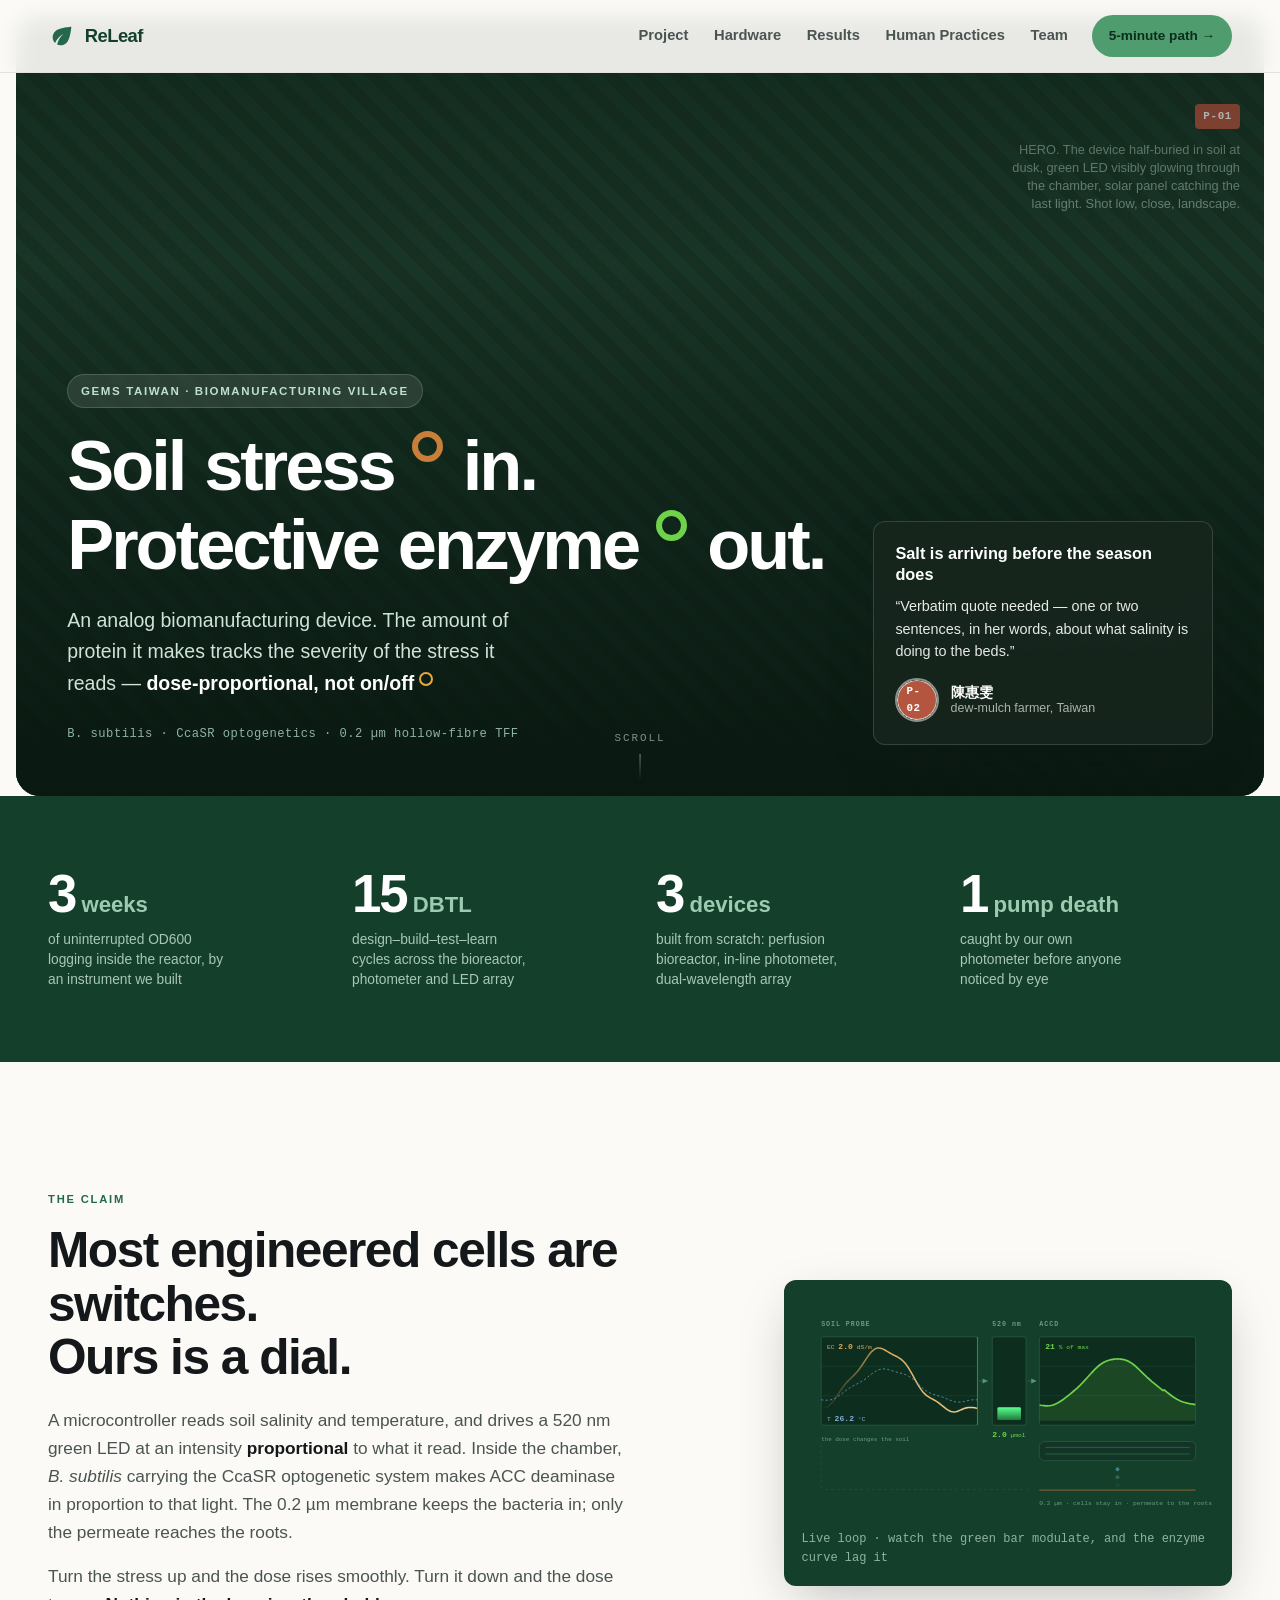
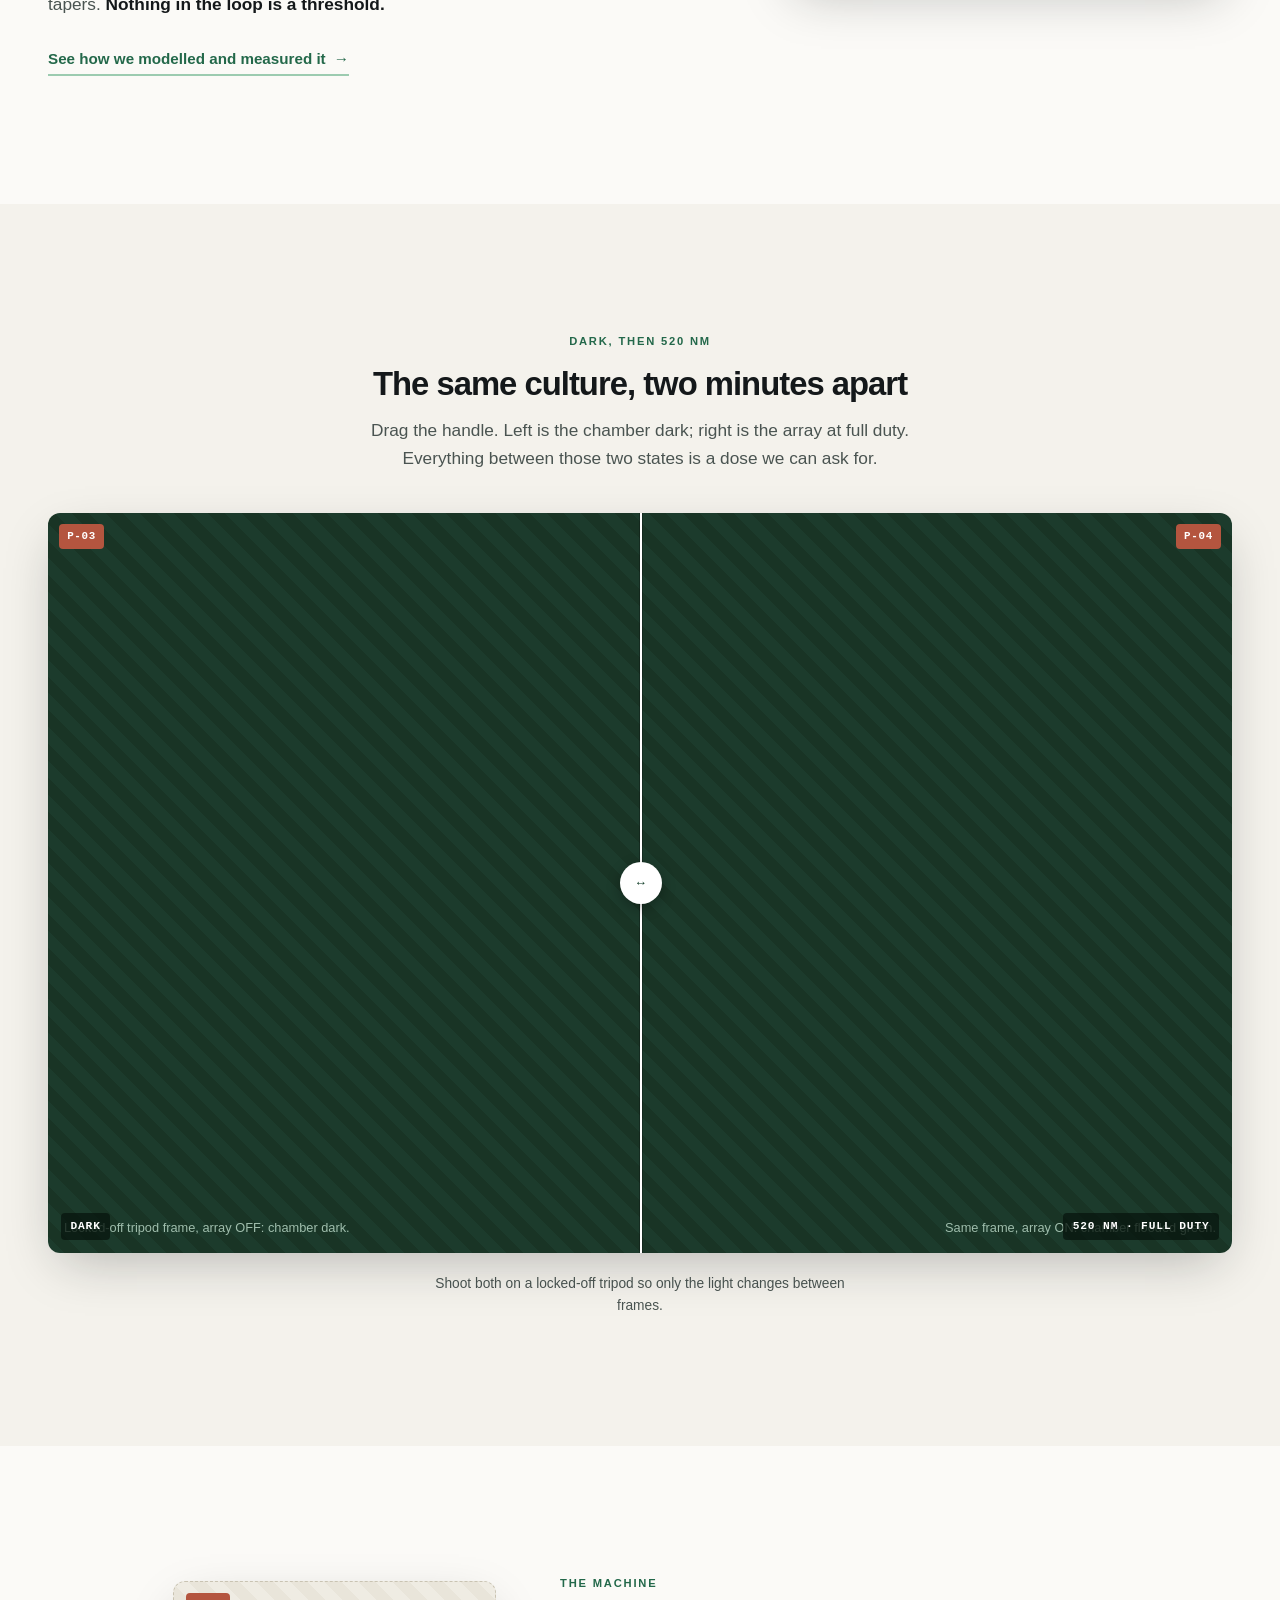
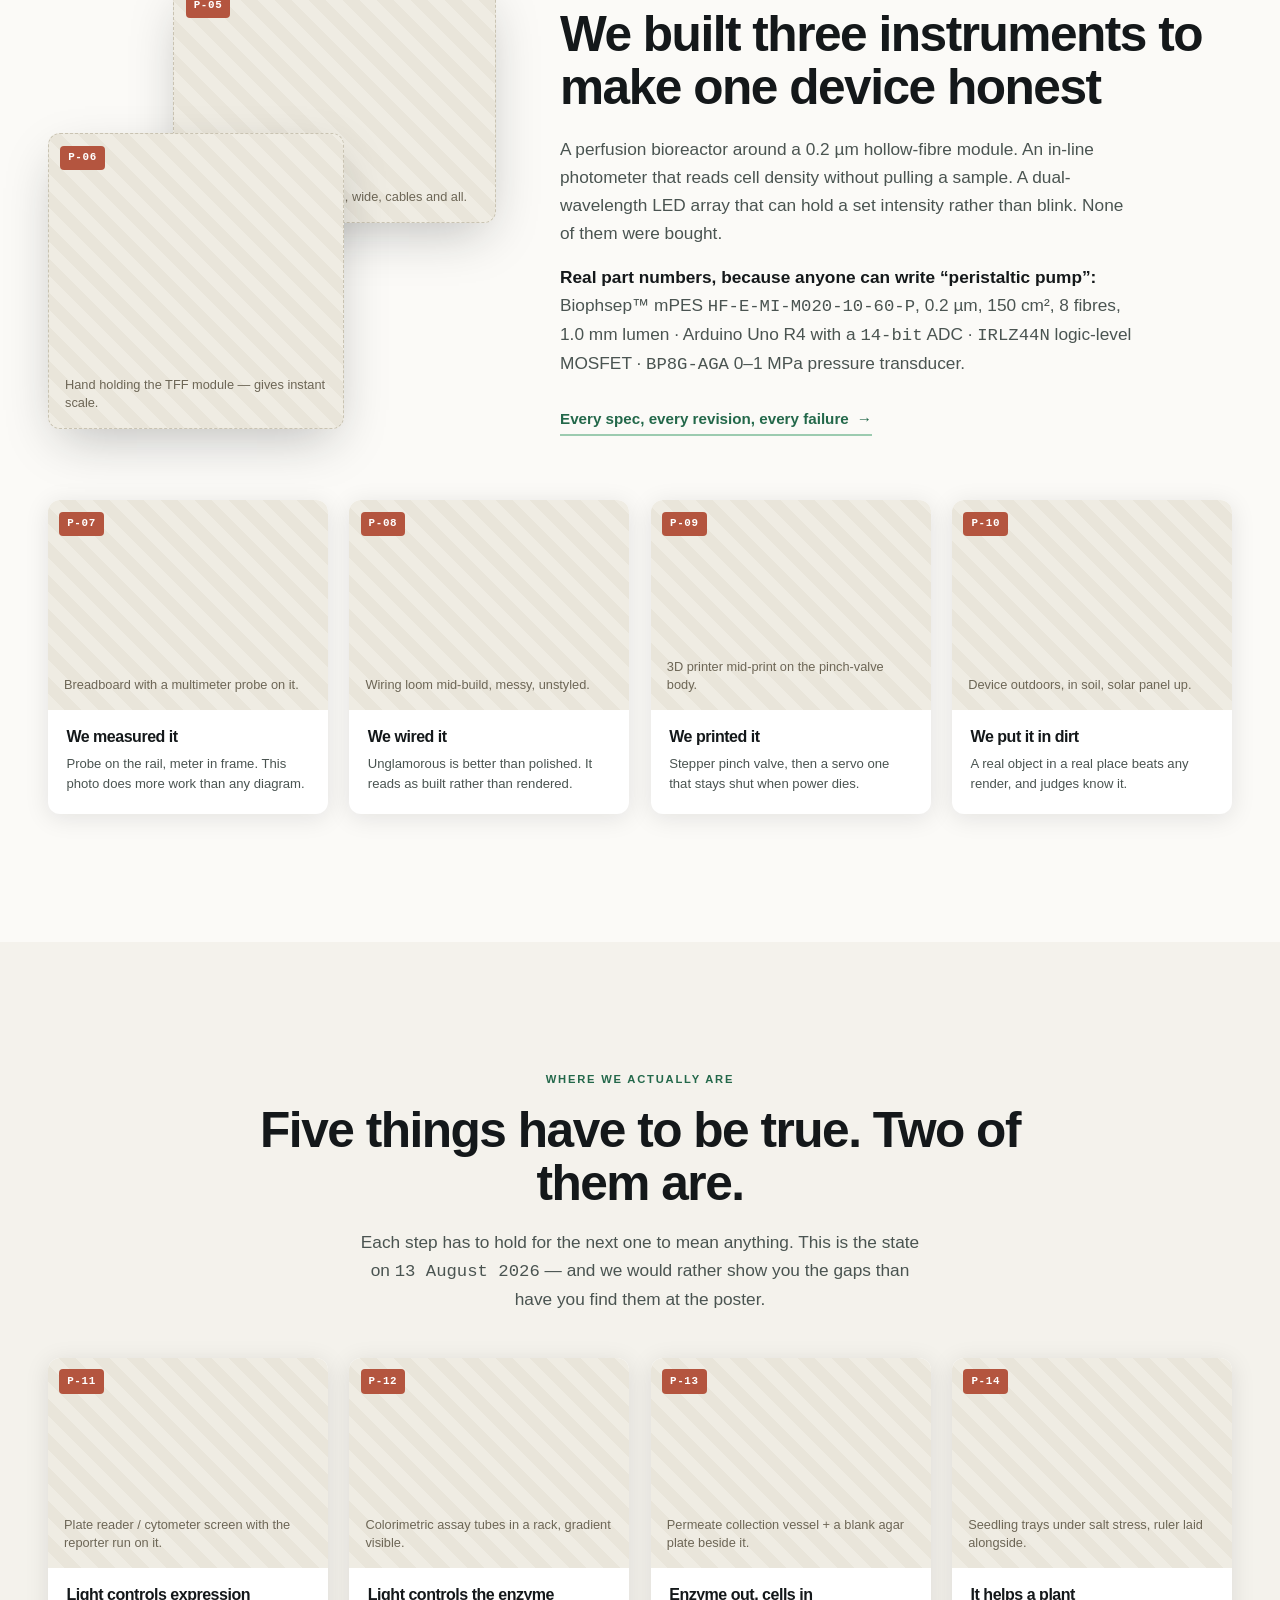
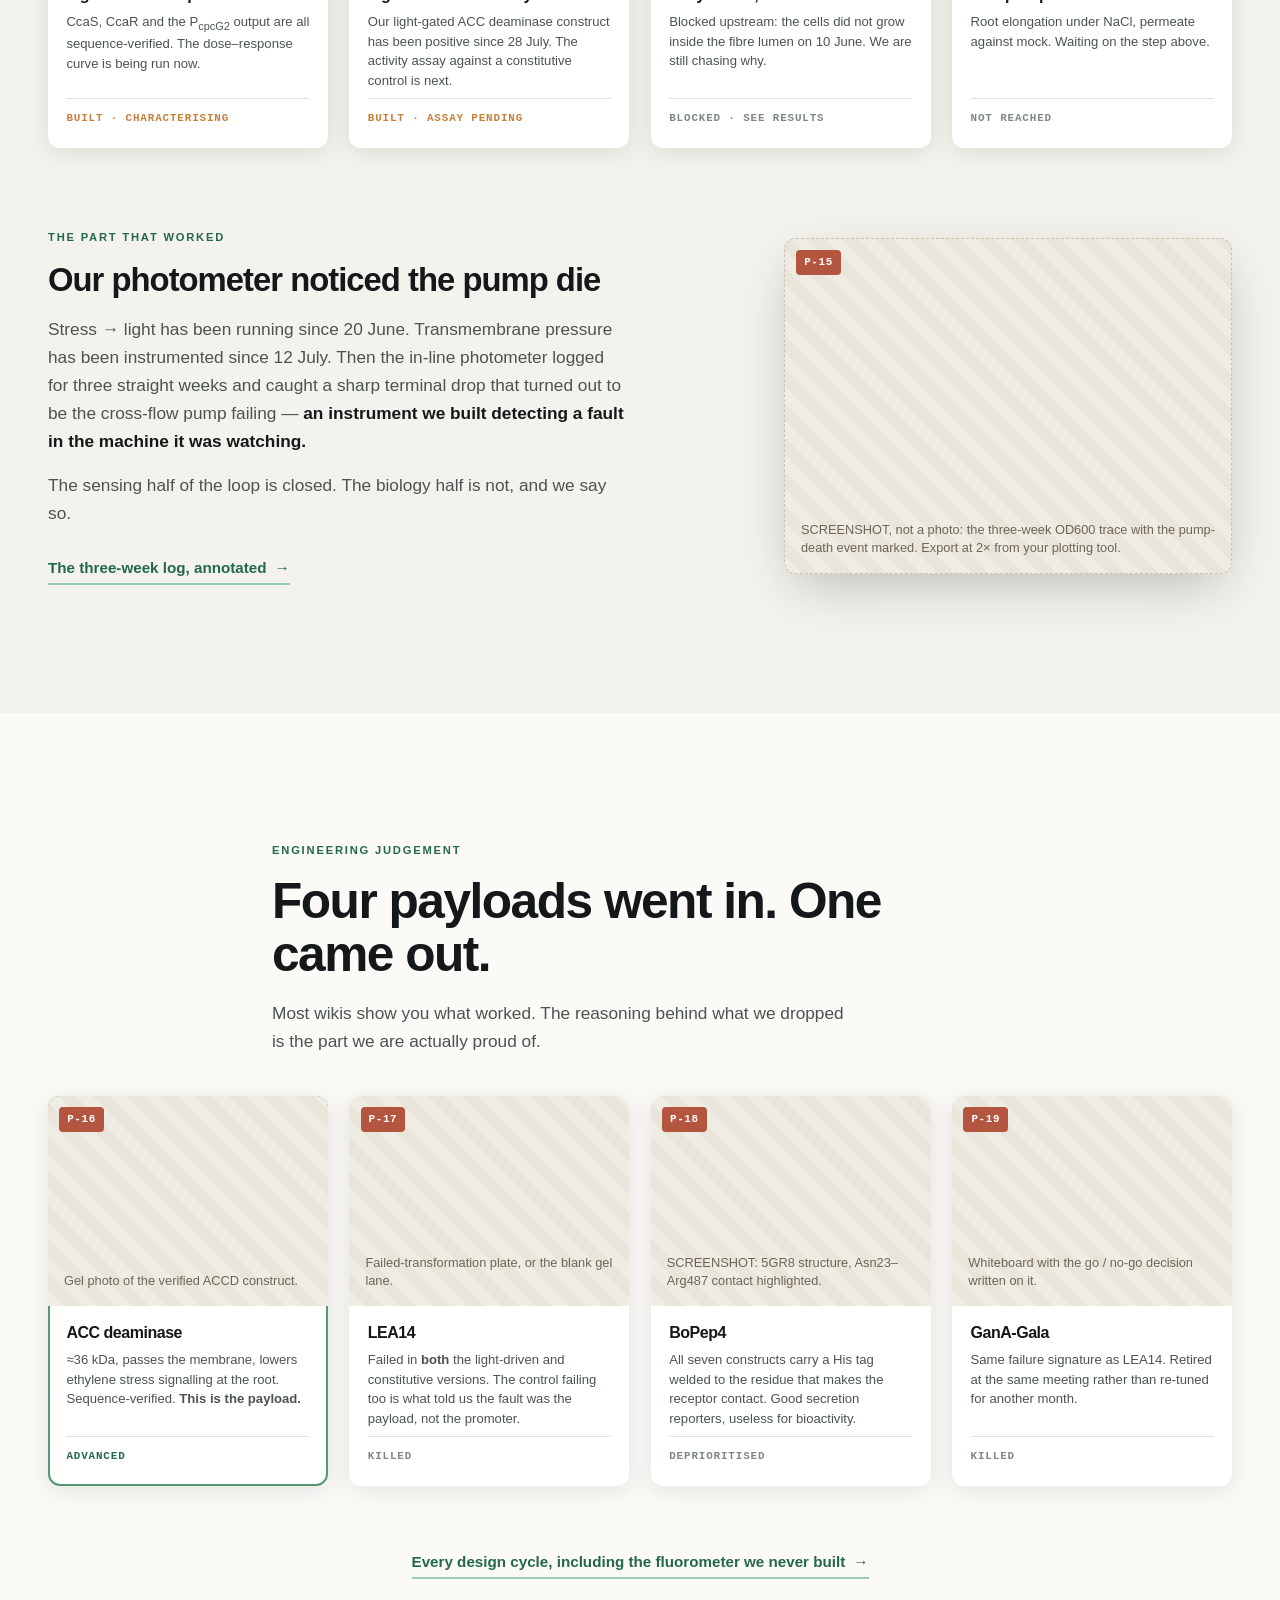
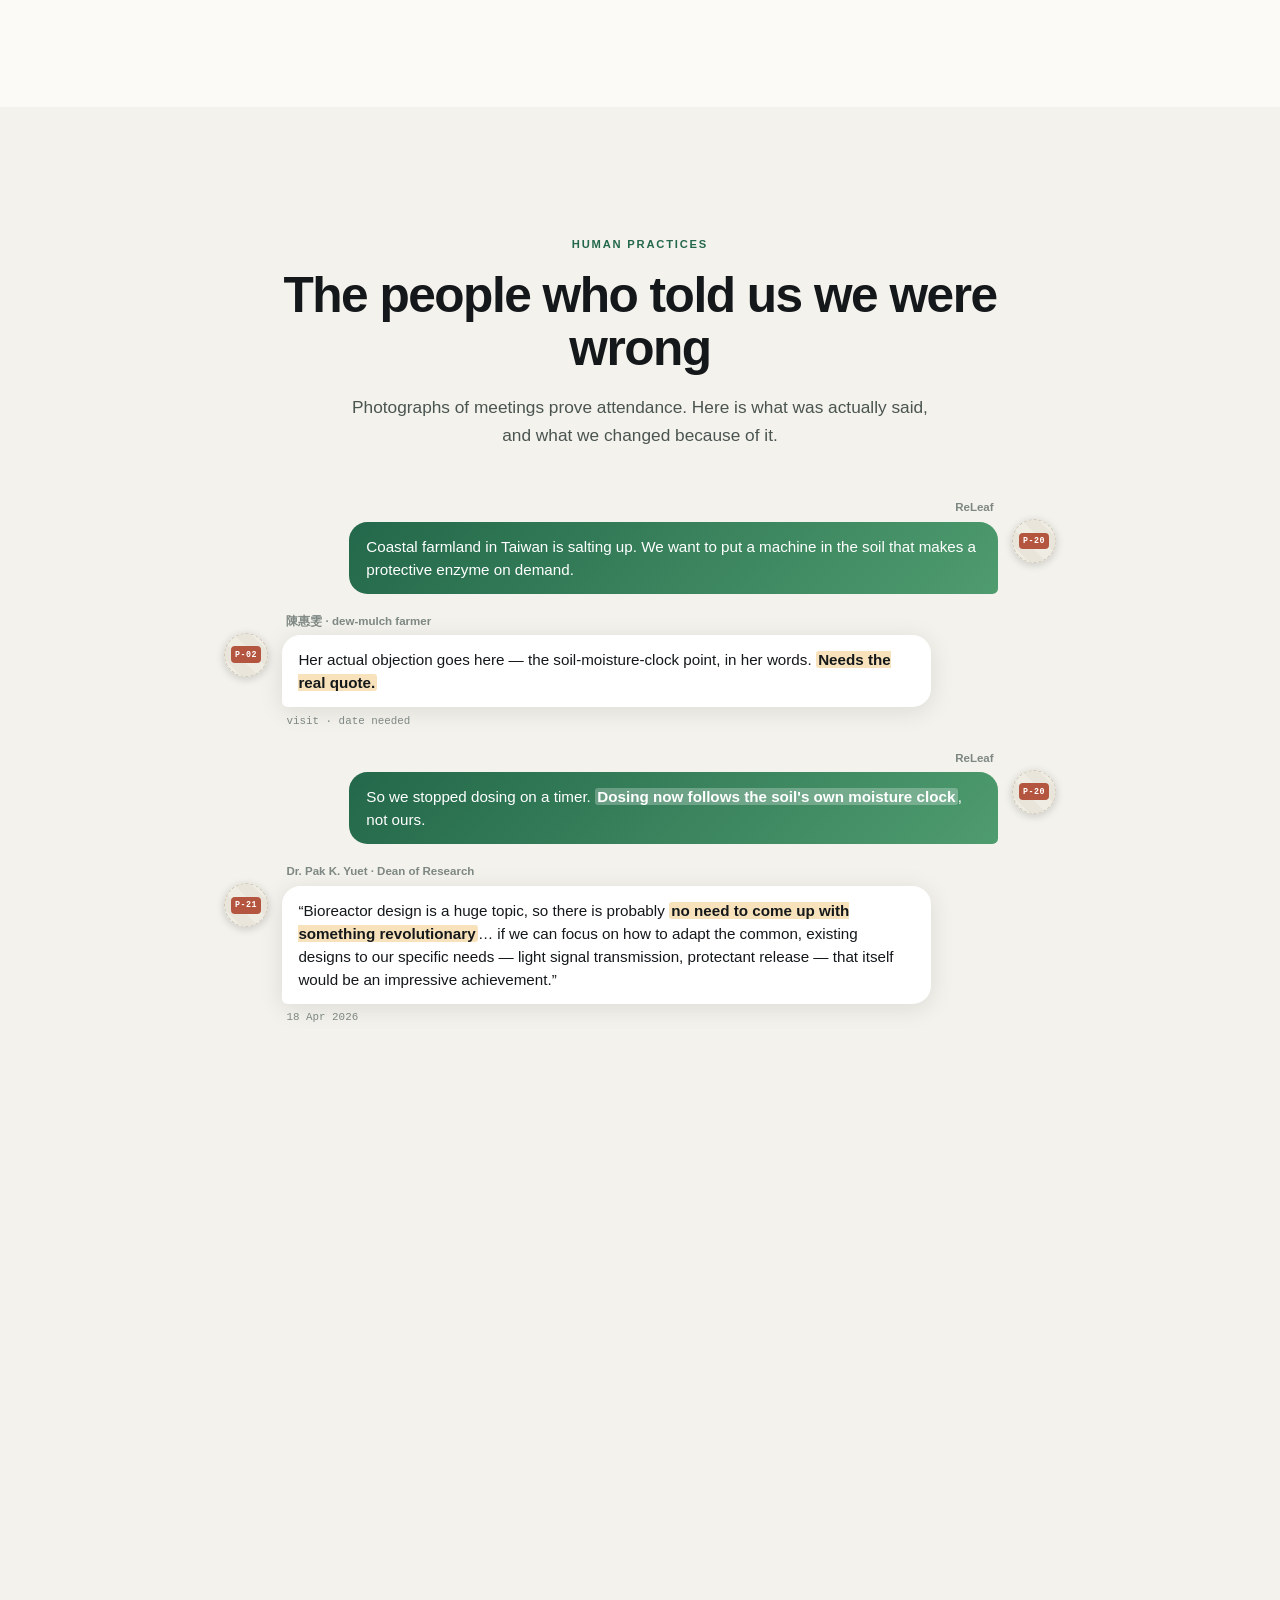
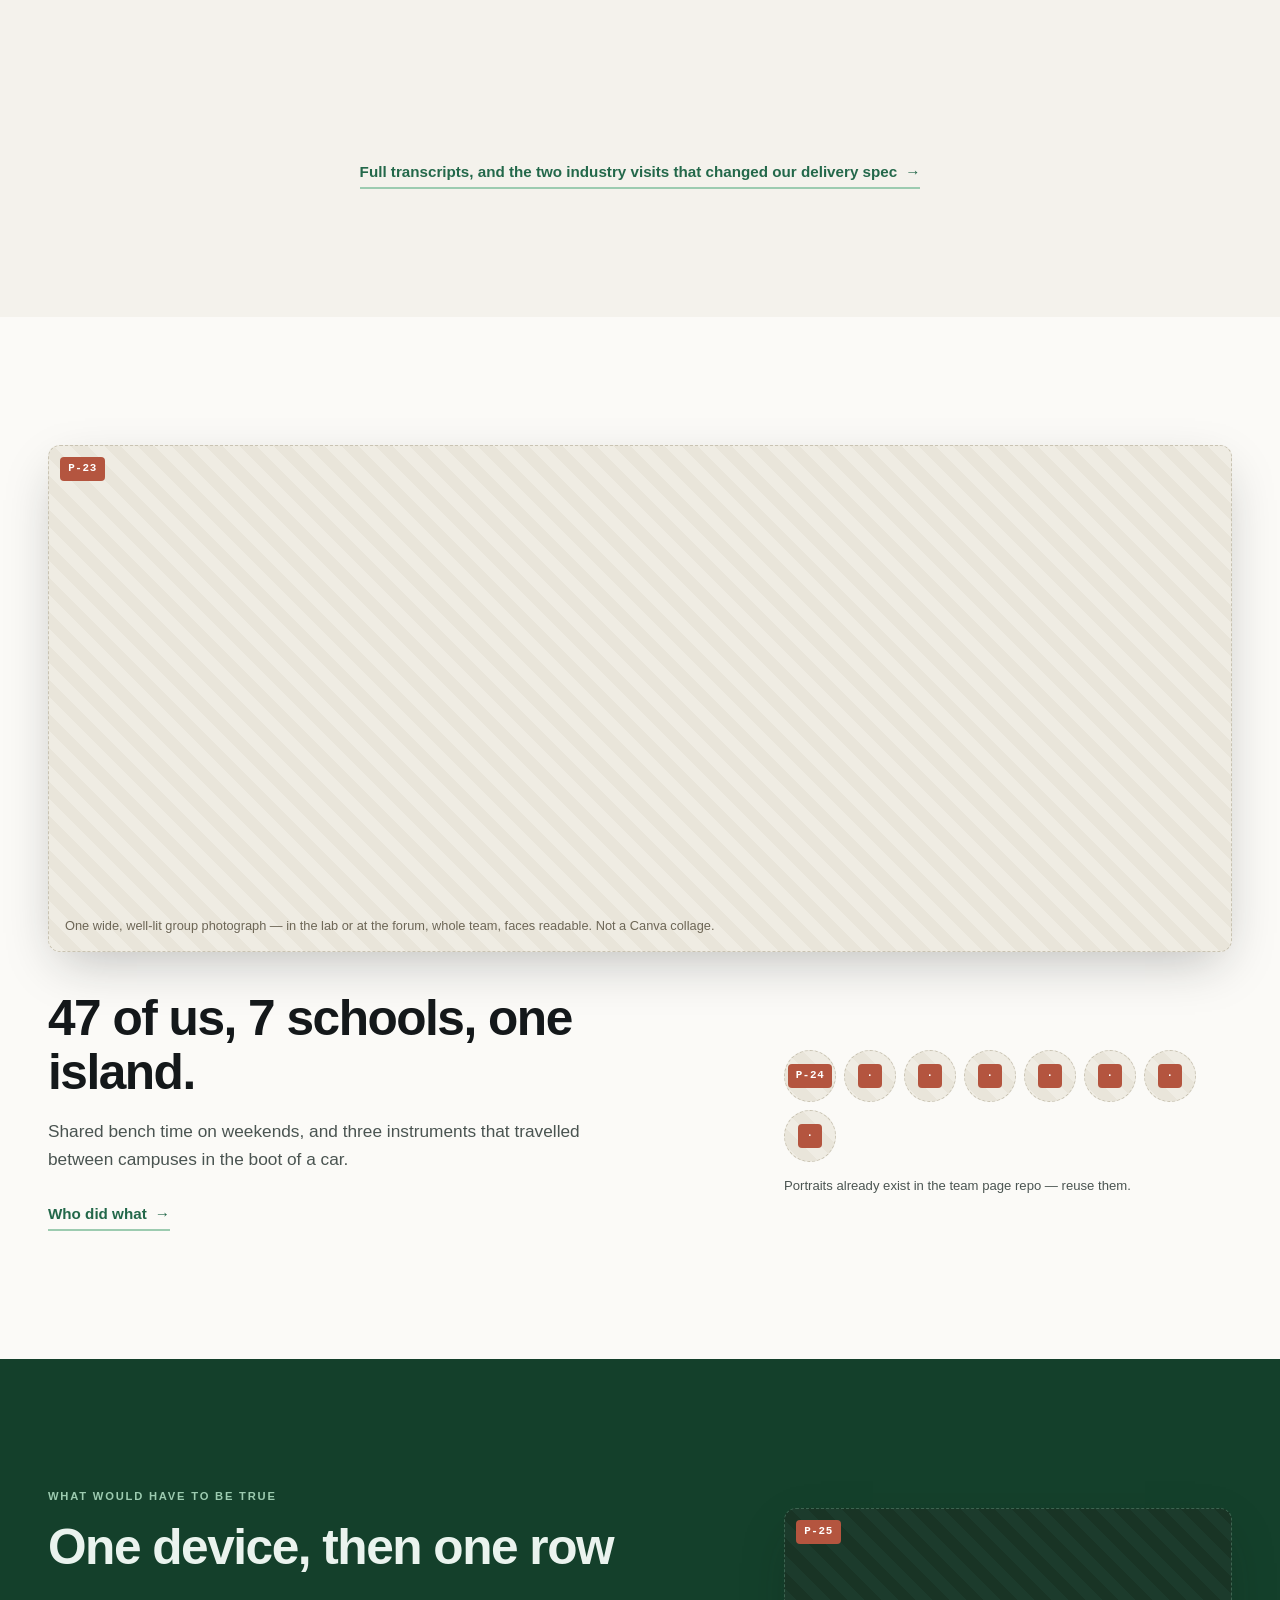
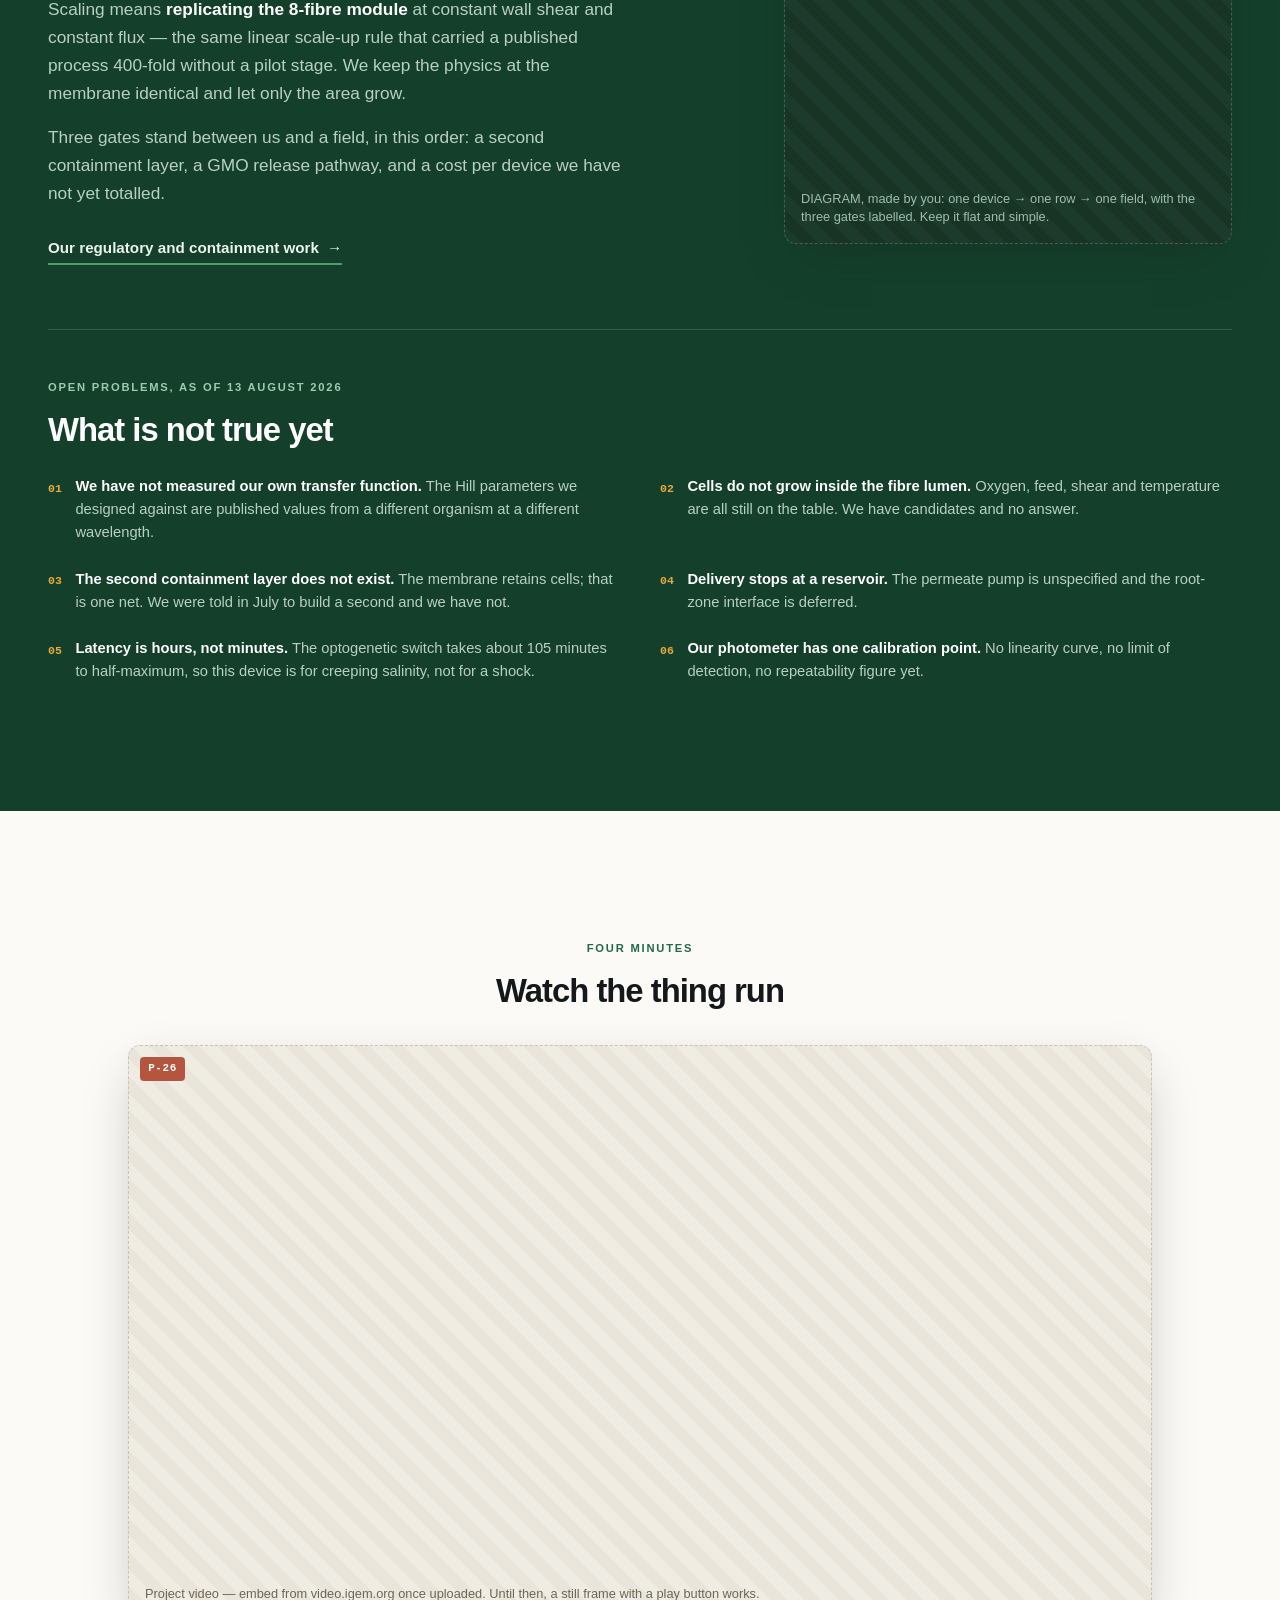
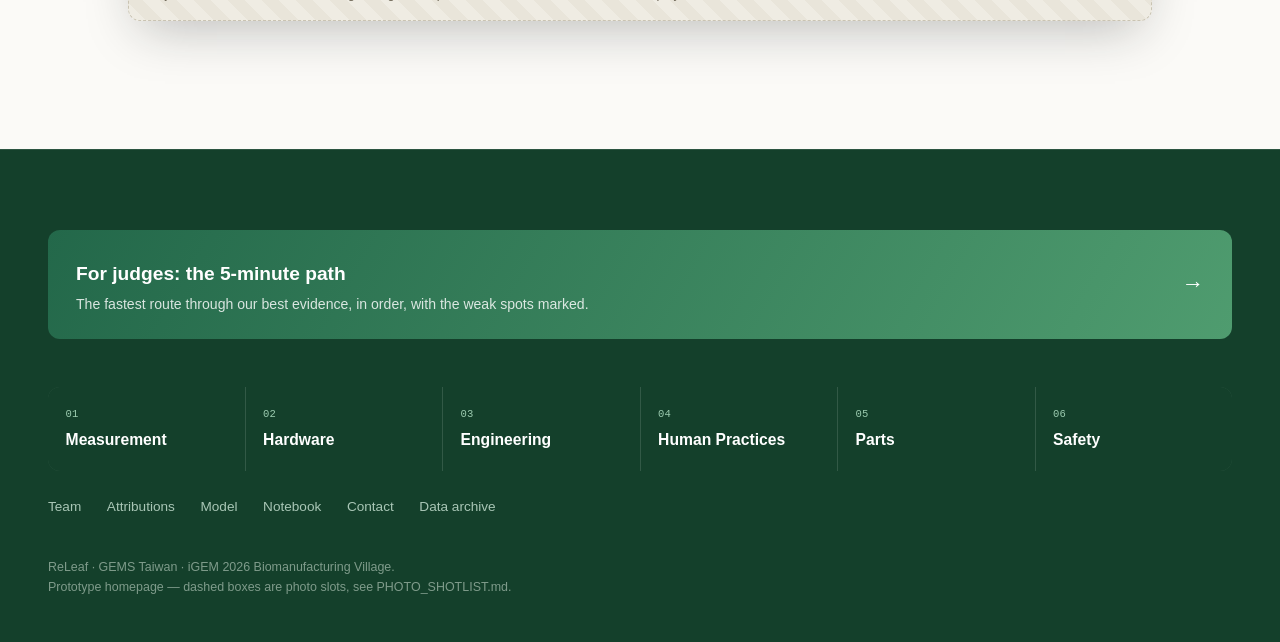
<file: index_v2_brno-marburg.html>
<!DOCTYPE html>
<!--
  =============================================================================
  ReLeaf — wiki homepage prototype v0.2  ·  GEMS-Taiwan 2026
  -----------------------------------------------------------------------------
  Rebuilt after studying iGEM Brno 2025 and iGEM Marburg 2024.

  WHAT CHANGED FROM v0.1 (kept as index_v1_dataforward.html)
    · Photo-dominant, not diagram-dominant. 34 numbered photo slots (P-01…P-34),
      each mapping 1:1 to an entry in PHOTO_SHOTLIST.md.
    · Hero is a full-bleed photograph with a headline sentence carrying inline
      hover-reveal icons, plus a real stakeholder face + quote.   [Brno]
    · Alternating image|text split views that flip side each section. [Marburg]
    · Big-number fact slab.                                          [Marburg]
    · Draggable before/after compare slider.                         [Marburg]
    · Overlapping two-photo collages.                                [Marburg]
    · Human Practices as an animated chat with real named people who push back
      and a team that concedes.                                     [Brno]
    · Every section ends with a link out. The homepage is a hub, not a document.
    · Provenance chips REMOVED from the page surface — they were handoff
      scaffolding. Data status now lives in ASSETS_NEEDED.md. The honest
      limitations block survives, because the blueprint is right that it is a
      differentiator; it is just styled as a considered statement now, not as a
      wall of shame.

  FONTS. Brno uses Space Grotesk + Urbanist; Marburg uses Inter. The iGEM wiki
  blocks cross-origin resources, so self-host and swap --font-display /
  --font-body below. Until then this falls back to the system UI stack.

  PHOTO SLOTS. Every dashed box is `<div class="ph" data-shot="P-nn">`. Replace
  with `<img src="https://static.igem.wiki/teams/XXXX/...">` keeping the same
  wrapper classes. Search `data-shot=` to find all of them.
  =============================================================================
-->
<html lang="en">
<head>
<meta charset="utf-8">
<meta name="viewport" content="width=device-width, initial-scale=1">
<title>ReLeaf — soil stress in, protective enzyme out · GEMS-Taiwan 2026</title>
<style>
/* ── tokens ──────────────────────────────────────────────────────────────── */
:root{
  /* brand greens, carried over from the team page */
  --leaf-900:#14402b; --leaf-800:#1a5238; --leaf-700:#23684a; --leaf-500:#4f9c6f;
  --leaf-300:#9ccbb0; --leaf-100:#e3f0e8;
  /* warm accents — the thing v0.1 was missing */
  --soil:#c87f3a; --amber:#e9a93d; --signal:#6fd34a; --clay:#b4553f; --sky:#4e8fbf;
  /* neutrals, warmed */
  --paper:#fbfaf7; --paper-2:#f4f2ec; --line:#e4e1d8;
  --ink:#14181a; --ink-2:#4a5451; --ink-3:#7d8783;
  --radius:1.5rem; --radius-sm:.75rem;
  --max:1280px;
  --font-display:-apple-system,BlinkMacSystemFont,"Segoe UI",Roboto,"Helvetica Neue",Arial,sans-serif;
  --font-body:-apple-system,BlinkMacSystemFont,"Segoe UI",Roboto,"Helvetica Neue",Arial,"Noto Sans TC",sans-serif;
  --shadow:0 4px 24px rgb(20 24 26 / .10);
  --shadow-lg:0 18px 50px -12px rgb(20 24 26 / .28);
}
*{box-sizing:border-box}
html{-webkit-text-size-adjust:100%; scroll-behavior:smooth}
body{
  margin:0; background:var(--paper); color:var(--ink);
  font-family:var(--font-body); font-size:17px; line-height:1.62;
  -webkit-font-smoothing:antialiased;
}
h1,h2,h3,h4{margin:0; font-family:var(--font-display); font-weight:700; line-height:1.08; letter-spacing:-.03em}
p{margin:0}
img{display:block; max-width:100%}
a{color:var(--leaf-700); text-decoration:none}

.wrap{max-width:var(--max); margin:0 auto; padding:0 clamp(1rem,4vw,3rem)}
.slide{padding:clamp(4.5rem,10vw,9rem) 0}
.slide--tint{background:var(--paper-2)}
.slide--dark{background:var(--leaf-900); color:#eaf3ee}

.kicker{
  font-size:.7rem; font-weight:700; letter-spacing:.16em; text-transform:uppercase;
  color:var(--leaf-700); margin-bottom:1rem;
}
.slide--dark .kicker{color:var(--leaf-300)}
.h-big{font-size:clamp(1.9rem,4.4vw,3.1rem)}
.h-mid{font-size:clamp(1.45rem,2.8vw,2.05rem)}
.body{font-size:clamp(1rem,1.35vw,1.12rem); color:var(--ink-2); max-width:60ch}
.slide--dark .body{color:#b9cfc4}
.body b,.body strong{color:var(--ink); font-weight:700}
.slide--dark .body b{color:#fff}
.mono{font-family:ui-monospace,SFMono-Regular,Menlo,Consolas,monospace}

/* link-out, on every section — Marburg's habit */
.out{
  display:inline-flex; align-items:center; gap:.5rem; margin-top:1.75rem;
  font-weight:700; font-size:.95rem; color:var(--leaf-700);
  border-bottom:2px solid var(--leaf-300); padding-bottom:.15rem;
  transition:gap .18s ease, border-color .18s ease;
}
.out:hover{gap:.85rem; border-color:var(--leaf-700)}
.slide--dark .out{color:#eaf3ee; border-color:var(--leaf-500)}

/* ── photo slot ──────────────────────────────────────────────────────────── */
.ph{
  position:relative; overflow:hidden; border-radius:var(--radius-sm);
  background:
    repeating-linear-gradient(45deg,#efece3 0 12px,#e9e5da 12px 24px);
  border:1.5px dashed #c9c3b2;
  display:flex; flex-direction:column; justify-content:flex-end;
  padding:1rem; gap:.35rem; min-height:150px;
}
.ph__id{
  position:absolute; top:.7rem; left:.7rem;
  font-family:ui-monospace,Menlo,monospace; font-size:.68rem; font-weight:700;
  letter-spacing:.06em; color:#fff; background:var(--clay);
  padding:.22rem .5rem; border-radius:4px;
}
.ph__t{font-size:.8rem; line-height:1.42; color:#6d6656; font-weight:500}
.ph--dark{background:repeating-linear-gradient(45deg,#1c3b2c 0 12px,#193425 12px 24px); border-color:#3c6450}
.ph--dark .ph__t{color:#9fbdac}
.ph--round{border-radius:50%; min-height:0; aspect-ratio:1; padding:0; justify-content:center; align-items:center}
.ph--round .ph__id{position:static}
.ph--round .ph__t{display:none}

/* ── nav ─────────────────────────────────────────────────────────────────── */
.nav{
  position:fixed; inset:0 0 auto 0; z-index:60; height:72px;
  display:flex; align-items:center;
  transition:background .25s ease, box-shadow .25s ease;
}
.nav.is-stuck{background:rgba(251,250,247,.92); backdrop-filter:blur(10px); box-shadow:0 1px 0 var(--line)}
.nav .wrap{display:flex; align-items:center; gap:1.5rem; width:100%}
.nav__mark{display:flex; align-items:center; gap:.55rem; font-family:var(--font-display);
  font-weight:700; font-size:1.15rem; letter-spacing:-.03em; color:#fff}
.nav.is-stuck .nav__mark{color:var(--leaf-900)}
.nav__leaf{width:28px; height:28px; fill:#fff}
.nav.is-stuck .nav__leaf{fill:var(--leaf-700)}
.nav__links{display:none; gap:1.6rem; margin-left:auto; font-size:.92rem; font-weight:600}
.nav__links a{color:rgba(255,255,255,.85)}
.nav.is-stuck .nav__links a{color:var(--ink-2)}
.nav__links a:hover{color:#fff}
.nav.is-stuck .nav__links a:hover{color:var(--leaf-700)}
.nav__cta{
  margin-left:auto; font-size:.85rem; font-weight:700; white-space:nowrap;
  background:var(--leaf-500); color:#0d2b1d; padding:.6rem 1.05rem; border-radius:999px;
}
.nav__cta:hover{background:var(--signal)}
@media(min-width:1060px){ .nav__links{display:flex} .nav__cta{margin-left:0} }

/* ── HERO ────────────────────────────────────────────────────────────────── */
.hero{padding:.75rem .75rem 0}
@media(min-width:768px){.hero{padding:1rem 1rem 0}}
.hero__frame{
  position:relative; border-radius:var(--radius); overflow:hidden;
  min-height:min(88svh,780px); display:flex; align-items:flex-end;
  background:var(--leaf-900);
}
/* P-01 lives here as a background image at ship time.
   Its slot label is parked top-right so it clears both the navbar and the headline. */
.hero__bg{
  position:absolute; inset:0; border:none; border-radius:0; min-height:0; z-index:0;
  justify-content:flex-start; align-items:flex-end; padding:5.5rem 1.5rem 0;
}
.hero__bg .ph__id{position:static; margin-bottom:.4rem}
.hero__bg .ph__t{max-width:32ch; text-align:right; opacity:.75}
/* no room for the slot caption once the headline wraps — keep just the ID chip */
@media(max-width:900px){ .hero__bg .ph__t{display:none} }
.hero__scrim{
  position:absolute; inset:0; z-index:1; pointer-events:none;
  background:
    linear-gradient(to top,rgba(8,22,15,.94) 0%,rgba(8,22,15,.55) 38%,rgba(8,22,15,.15) 68%,rgba(8,22,15,.45) 100%);
}
.hero__inner{position:relative; z-index:2; width:100%; padding:clamp(1.5rem,4vw,3.5rem)}
.hero__grid{display:grid; gap:2rem; align-items:end}
@media(min-width:1000px){.hero__grid{grid-template-columns:minmax(0,1fr) 340px; gap:3rem}}

.hero__eyebrow{
  display:inline-flex; align-items:center; gap:.55rem; margin-bottom:1.35rem;
  font-size:.72rem; font-weight:700; letter-spacing:.14em; text-transform:uppercase;
  color:#bfe0cd; background:rgba(255,255,255,.1); backdrop-filter:blur(6px);
  padding:.42rem .8rem; border-radius:999px; border:1px solid rgba(255,255,255,.16);
}
.hero__h1{
  color:#fff; font-size:clamp(2.1rem,5.6vw,4.4rem); line-height:1.02; letter-spacing:-.042em;
  display:flex; flex-wrap:wrap; align-items:center; gap:.1em .28em; max-width:22ch;
}
.hero__h1 .w{display:inline-flex; align-items:center; gap:.16em}
/* the inline hover-reveal icon — Brno's device */
.tip{
  display:inline-block; width:.44em; height:.44em; border-radius:50%; flex:0 0 auto;
  cursor:pointer; border:.09em solid rgba(255,255,255,.55); position:relative; top:-.28em;
  margin-left:.1em; transition:transform .18s ease, box-shadow .18s ease;
}
.tip:hover,.tip:focus-visible{transform:scale(1.28); outline:none; box-shadow:0 0 0 .12em rgba(255,255,255,.28)}
/* the dot in the sub-line would inherit a much smaller em, so pin it to a tappable size */
.hero__sub .tip{width:14px; height:14px; border-width:2px; top:-1px; margin-left:.25em}
.hero__sub{color:#cfe4d8; font-size:clamp(1rem,1.6vw,1.22rem); margin-top:1.5rem; max-width:44ch; font-weight:500}
.hero__sub b{color:#fff}
.hero__meta{
  margin-top:1.6rem; font-family:ui-monospace,Menlo,monospace; font-size:.76rem;
  color:#8fb3a0; letter-spacing:.04em;
}

/* stakeholder quote card over the hero — Brno */
.quote{
  background:rgba(24,38,30,.82); backdrop-filter:blur(14px);
  border:1px solid rgba(255,255,255,.14); border-radius:var(--radius-sm);
  padding:1.35rem; box-shadow:var(--shadow-lg);
}
.quote__t{color:#fff; font-family:var(--font-display); font-size:1.02rem; font-weight:700; line-height:1.3; margin-bottom:.6rem}
.quote__q{color:rgba(255,255,255,.9); font-size:.9rem; line-height:1.55}
.quote__who{display:flex; align-items:center; gap:.7rem; margin-top:1rem}
.quote__pic{width:44px; height:44px; flex:0 0 44px; border-radius:50%; overflow:hidden; border:2px solid rgba(255,255,255,.5)}
.quote__n{color:#fff; font-weight:700; font-size:.88rem; line-height:1.25}
.quote__r{color:rgba(255,255,255,.65); font-size:.78rem; line-height:1.25}

/* hover-reveal card */
.reveal{
  position:fixed; z-index:80; width:min(20rem,80vw); pointer-events:none;
  background:#fff; border-radius:var(--radius-sm); padding:.85rem;
  box-shadow:0 22px 60px -12px rgb(0 0 0/.45); opacity:0; transform:translateY(6px);
  transition:opacity .16s ease, transform .16s ease; border:2.5px solid var(--leaf-500);
}
.reveal.on{opacity:1; transform:translateY(0)}
.reveal .ph{min-height:104px; margin-bottom:.7rem}
.reveal__h{font-family:var(--font-display); font-weight:700; font-size:1.02rem; margin-bottom:.3rem}
.reveal__b{font-size:.83rem; line-height:1.5; color:var(--ink-2)}

.scrollcue{
  position:absolute; z-index:2; left:50%; bottom:1rem; transform:translateX(-50%);
  font-size:.68rem; letter-spacing:.18em; text-transform:uppercase; color:rgba(255,255,255,.5);
  font-family:ui-monospace,Menlo,monospace; display:flex; flex-direction:column; align-items:center; gap:.4rem;
}
.scrollcue::after{content:""; width:1px; height:26px; background:linear-gradient(to bottom,rgba(255,255,255,.5),transparent);
  animation:cue 2.1s ease-in-out infinite}
@keyframes cue{0%,100%{opacity:.25; transform:scaleY(.6)}50%{opacity:1; transform:scaleY(1)}}
/* must come after the .scrollcue rule above to win at equal specificity */
@media(max-width:900px){ .scrollcue{display:none} }

/* ── big number slab — Marburg ────────────────────────────────────────────── */
.slab{background:var(--leaf-900); color:#eaf3ee; padding:clamp(2.5rem,6vw,4.5rem) 0}
.slab__grid{display:grid; gap:2.5rem 2rem; grid-template-columns:repeat(2,1fr)}
@media(min-width:900px){.slab__grid{grid-template-columns:repeat(4,1fr)}}
.stat__n{font-family:var(--font-display); font-size:clamp(2.1rem,4.6vw,3.3rem); font-weight:700;
  letter-spacing:-.04em; line-height:1; color:#fff}
.stat__n em{font-style:normal; font-size:.42em; color:var(--leaf-300); font-weight:600; letter-spacing:0}
.stat__l{font-size:.86rem; color:#a9c6b6; margin-top:.6rem; line-height:1.45; max-width:24ch}

/* ── split view — Marburg ─────────────────────────────────────────────────── */
.split{display:grid; gap:clamp(2rem,5vw,4.5rem); align-items:center}
@media(min-width:1000px){
  .split{grid-template-columns:3fr 2fr}
  .split--flip{grid-template-columns:2fr 3fr}
  .split--flip .split__media{order:-1}
}
/* overlapping two-photo collage — Marburg */
.collage{position:relative; width:100%; aspect-ratio:1/1; max-width:34rem; margin-inline:auto}
.collage .ph{position:absolute; box-shadow:var(--shadow-lg); border-radius:var(--radius-sm)}
.collage .ph:nth-child(1){top:0; right:0; width:72%; aspect-ratio:4/3}
.collage .ph:nth-child(2){bottom:0; left:0; width:66%; aspect-ratio:1/1}
.solo{width:100%; max-width:34rem; margin-inline:auto; aspect-ratio:4/3; box-shadow:var(--shadow-lg)}

/* ── compare slider — Marburg ─────────────────────────────────────────────── */
.cmp{position:relative; width:100%; aspect-ratio:16/10; border-radius:var(--radius-sm);
  overflow:hidden; box-shadow:var(--shadow-lg); cursor:ew-resize; user-select:none; touch-action:none}
.cmp .ph{position:absolute; inset:0; border-radius:0; min-height:0; border:none}
.cmp__after{clip-path:inset(0 0 0 var(--sp,50%))}
.cmp__before{clip-path:inset(0 calc(100% - var(--sp,50%)) 0 0)}
/* the after-half is clipped from the left, so park its slot label on the right */
.cmp__after .ph__id{left:auto; right:.7rem}
.cmp__after .ph__t{text-align:right}
.cmp__handle{position:absolute; top:0; bottom:0; left:var(--sp,50%); width:2px; background:#fff;
  box-shadow:0 0 0 1px rgba(0,0,0,.25); z-index:5; pointer-events:none}
.cmp__grip{position:absolute; top:50%; left:50%; transform:translate(-50%,-50%);
  width:42px; height:42px; border-radius:50%; background:#fff; box-shadow:0 4px 14px rgb(0 0 0/.3);
  display:grid; place-items:center; font-size:.8rem; color:var(--leaf-900); font-weight:700}
.cmp__tag{position:absolute; bottom:.8rem; z-index:6; font-family:ui-monospace,Menlo,monospace;
  font-size:.7rem; font-weight:700; letter-spacing:.08em; text-transform:uppercase;
  background:rgba(8,22,15,.78); color:#fff; padding:.3rem .6rem; border-radius:4px; pointer-events:none}
.cmp__tag--l{left:.8rem} .cmp__tag--r{right:.8rem}

/* ── control loop card ───────────────────────────────────────────────────── */
.loop{background:var(--leaf-900); border-radius:var(--radius-sm); padding:1.1rem; box-shadow:var(--shadow-lg)}
.loop svg{display:block; width:100%; height:auto}
.loop__cap{color:#8fb3a0; font-size:.75rem; margin-top:.7rem; font-family:ui-monospace,Menlo,monospace}

/* ── evidence cards — Marburg 4-up ───────────────────────────────────────── */
.cards{display:grid; gap:1.35rem; grid-template-columns:1fr}
@media(min-width:600px){.cards{grid-template-columns:repeat(2,1fr)}}
@media(min-width:1040px){.cards{grid-template-columns:repeat(4,1fr)}}
.card{background:#fff; border-radius:var(--radius-sm); overflow:hidden; box-shadow:var(--shadow);
  display:flex; flex-direction:column}
.card .ph{border-radius:0; border:none; aspect-ratio:4/3; min-height:0}
.card__b{padding:1.05rem 1.15rem 1.25rem; display:flex; flex-direction:column; gap:.45rem; flex:1}
.card__h{font-family:var(--font-display); font-weight:700; font-size:1rem; line-height:1.25}
.card__t{font-size:.82rem; color:var(--ink-2); line-height:1.5}
.card__s{
  margin-top:auto; font-size:.68rem; font-weight:700; letter-spacing:.08em; text-transform:uppercase;
  font-family:ui-monospace,Menlo,monospace; padding-top:.7rem; border-top:1px solid var(--line);
}
.s--done{color:var(--leaf-700)} .s--part{color:var(--soil)} .s--open{color:var(--ink-3)}

/* ── chat — Brno ─────────────────────────────────────────────────────────── */
.chat{max-width:52rem; margin:0 auto; display:flex; flex-direction:column; gap:1.15rem}
.msg{display:flex; gap:.85rem; align-items:flex-start; opacity:0; transform:translateY(14px);
  transition:opacity .5s ease, transform .5s ease}
.msg.in{opacity:1; transform:none}
.msg--r{flex-direction:row-reverse}
/* nudge the avatar down past the name label so it sits level with the bubble */
.msg__pic{width:44px; height:44px; flex:0 0 44px; border-radius:50%; overflow:hidden;
  margin-top:1.3rem; box-shadow:0 2px 8px rgb(0 0 0/.18)}
.msg__pic .ph{border-radius:50%; min-height:0; aspect-ratio:1; padding:0; border-width:1px;
  align-items:center; justify-content:center}
.msg__pic .ph__id{position:static; font-size:.52rem; padding:.1rem .25rem}
.msg__pic .ph__t{display:none}
.msg__body{max-width:78%}
.msg__who{font-size:.72rem; font-weight:700; color:var(--ink-3); margin-bottom:.3rem; padding:0 .3rem}
.msg--r .msg__who{text-align:right}
.msg__bub{padding:.8rem 1.05rem; border-radius:1.15rem; font-size:.95rem; line-height:1.52}
.msg--l .msg__bub{background:#fff; color:var(--ink); border-bottom-left-radius:.35rem; box-shadow:var(--shadow)}
.msg--r .msg__bub{background:linear-gradient(135deg,var(--leaf-700),var(--leaf-500)); color:#fff;
  border-bottom-right-radius:.35rem}
.msg__bub mark{background:rgba(233,169,61,.34); color:inherit; padding:0 .15em; border-radius:3px; font-weight:600}
.msg--r .msg__bub mark{background:rgba(255,255,255,.26)}
.msg__src{font-size:.68rem; color:var(--ink-3); margin-top:.35rem; padding:0 .3rem;
  font-family:ui-monospace,Menlo,monospace}
.msg--r .msg__src{text-align:right}

/* ── team ────────────────────────────────────────────────────────────────── */
.team__photo{aspect-ratio:21/9; border-radius:var(--radius-sm); box-shadow:var(--shadow-lg)}
.faces{display:flex; flex-wrap:wrap; gap:.5rem; margin-top:1.5rem}
.faces .ph{width:52px; flex:0 0 52px}

/* ── limitations ─────────────────────────────────────────────────────────── */
.limits{border-top:1px solid rgba(255,255,255,.14); margin-top:clamp(2.5rem,6vw,4rem); padding-top:clamp(2rem,5vw,3rem)}
.limits__grid{display:grid; gap:1.5rem 2.5rem; margin-top:1.75rem}
@media(min-width:820px){.limits__grid{grid-template-columns:repeat(2,1fr)}}
.lim{display:flex; gap:.85rem}
.lim__n{font-family:ui-monospace,Menlo,monospace; font-size:.72rem; font-weight:700;
  color:var(--amber); padding-top:.28rem; flex:0 0 auto}
.lim__t{font-size:.92rem; line-height:1.55; color:#b9cfc4}
.lim__t b{color:#fff}

/* ── video ───────────────────────────────────────────────────────────────── */
.video{max-width:64rem; margin:0 auto; aspect-ratio:16/9; border-radius:var(--radius-sm);
  box-shadow:var(--shadow-lg)}

/* ── footer ──────────────────────────────────────────────────────────────── */
.foot{background:var(--leaf-900); color:#eaf3ee; padding:clamp(3rem,7vw,5rem) 0 3rem;
  border-top:1px solid rgba(255,255,255,.1)}
.foot__cta{display:flex; align-items:center; justify-content:space-between; gap:1.5rem; flex-wrap:wrap;
  background:linear-gradient(120deg,var(--leaf-700),var(--leaf-500)); border-radius:var(--radius-sm);
  padding:1.5rem 1.75rem; margin-bottom:3rem}
.foot__cta strong{display:block; font-family:var(--font-display); font-size:1.2rem; color:#fff}
.foot__cta span{display:block; font-size:.88rem; color:rgba(255,255,255,.82); margin-top:.25rem}
.foot__cta i{font-style:normal; font-size:1.4rem; color:#fff}
.foot__six{display:grid; gap:1px; background:rgba(255,255,255,.13); border-radius:var(--radius-sm);
  overflow:hidden; grid-template-columns:1fr}
@media(min-width:620px){.foot__six{grid-template-columns:repeat(3,1fr)}}
@media(min-width:1040px){.foot__six{grid-template-columns:repeat(6,1fr)}}
.foot__six a{background:var(--leaf-900); padding:1.15rem 1.1rem; display:block; transition:background .16s}
.foot__six a:hover{background:var(--leaf-800)}
.foot__six .n{display:block; font-family:ui-monospace,Menlo,monospace; font-size:.66rem; color:var(--leaf-300)}
.foot__six .l{display:block; font-family:var(--font-display); font-weight:700; font-size:.98rem; color:#fff; margin-top:.25rem}
.foot__rest{display:flex; flex-wrap:wrap; gap:.5rem 1.6rem; margin-top:1.6rem; font-size:.85rem}
.foot__rest a{color:#a9c6b6}
.foot__rest a:hover{color:#fff}
.foot__legal{margin-top:2.5rem; font-size:.78rem; color:#7f9b8b; line-height:1.6}

@media(prefers-reduced-motion:reduce){
  *{animation:none!important; transition-duration:.01ms!important}
  .msg{opacity:1; transform:none}
}
</style>
</head>
<body>

<!-- ══ nav ══════════════════════════════════════════════════════════════ -->
<nav class="nav" id="nav">
  <div class="wrap">
    <a class="nav__mark" href="#top">
      <svg class="nav__leaf" viewBox="0 0 24 24" aria-hidden="true"><path d="M6.05 8.05c-2.73 2.73-2.73 7.15-.02 9.88 1.47-3.4 4.09-6.24 7.36-7.93-2.77 2.34-4.71 5.61-5.59 9.28 2.6 1.23 5.8.78 7.95-1.37C19.43 14.47 20 4 20 4S9.53 4.57 6.05 8.05z"/></svg>
      ReLeaf
    </a>
    <div class="nav__links">
      <a href="#dial">Project</a><a href="#device">Hardware</a>
      <a href="#evidence">Results</a><a href="#voices">Human Practices</a><a href="#team">Team</a>
    </div>
    <a class="nav__cta" href="#judges">5-minute path →</a>
  </div>
</nav>

<!-- ══ HERO ═════════════════════════════════════════════════════════════ -->
<header class="hero" id="top">
  <div class="hero__frame">

    <!-- P-01 · the one photograph the whole page rests on -->
    <div class="ph ph--dark hero__bg" data-shot="P-01">
      <span class="ph__id">P-01</span>
      <span class="ph__t">HERO. The device half-buried in soil at dusk, green LED visibly glowing
        through the chamber, solar panel catching the last light. Shot low, close, landscape.</span>
    </div>
    <div class="hero__scrim"></div>

    <div class="hero__inner">
      <div class="hero__grid">
        <div>
          <span class="hero__eyebrow">GEMS Taiwan · Biomanufacturing Village</span>

          <!-- headline as a sentence with inline hover-reveals — Brno's device -->
          <h1 class="hero__h1">
            <span class="w">Soil</span>
            <span class="w">stress<span class="tip" tabindex="0" style="border-color:var(--soil)"
              data-rv="0"></span></span>
            <span class="w">in.</span>
            <span class="w">Protective</span>
            <span class="w">enzyme<span class="tip" tabindex="0" style="border-color:var(--signal)"
              data-rv="1"></span></span>
            <span class="w">out.</span>
          </h1>

          <p class="hero__sub">
            An analog biomanufacturing device. The amount of protein it makes tracks the
            severity of the stress it reads — <b>dose-proportional, not on/off<span class="tip"
              tabindex="0" style="border-color:var(--amber);top:-.2em" data-rv="2"></span></b>
          </p>

          <p class="hero__meta">B. subtilis · CcaSR optogenetics · 0.2 µm hollow-fibre TFF</p>
        </div>

        <!-- stakeholder voice, on the hero — Brno -->
        <aside class="quote">
          <p class="quote__t">Salt is arriving before the season does</p>
          <p class="quote__q">
            &ldquo;<span data-fill="quote-farm">Verbatim quote needed — one or two sentences, in
            her words, about what salinity is doing to the beds.</span>&rdquo;
          </p>
          <div class="quote__who">
            <div class="quote__pic">
              <div class="ph ph--round" data-shot="P-02"><span class="ph__id">P-02</span></div>
            </div>
            <div>
              <div class="quote__n">陳惠雯</div>
              <div class="quote__r">dew-mulch farmer, Taiwan</div>
            </div>
          </div>
        </aside>
      </div>
    </div>

    <span class="scrollcue">Scroll</span>
  </div>
</header>

<!-- ══ big-number slab — Marburg ═══════════════════════════════════════ -->
<section class="slab">
  <div class="wrap">
    <div class="slab__grid">
      <div class="stat">
        <div class="stat__n">3<em> weeks</em></div>
        <p class="stat__l">of uninterrupted OD600 logging inside the reactor, by an instrument we built</p>
      </div>
      <div class="stat">
        <div class="stat__n">15<em> DBTL</em></div>
        <p class="stat__l">design–build–test–learn cycles across the bioreactor, photometer and LED array</p>
      </div>
      <div class="stat">
        <div class="stat__n">3<em> devices</em></div>
        <p class="stat__l">built from scratch: perfusion bioreactor, in-line photometer, dual-wavelength array</p>
      </div>
      <div class="stat">
        <div class="stat__n">1<em> pump death</em></div>
        <p class="stat__l">caught by our own photometer before anyone noticed by eye</p>
      </div>
    </div>
  </div>
</section>

<!-- ══ 1 · THE DIAL ═════════════════════════════════════════════════════ -->
<section class="slide" id="dial">
  <div class="wrap">
    <div class="split">
      <div>
        <p class="kicker">The claim</p>
        <h2 class="h-big">Most engineered cells are switches.<br>Ours is a dial.</h2>
        <p class="body" style="margin-top:1.35rem">
          A microcontroller reads soil salinity and temperature, and drives a 520 nm green LED at
          an intensity <b>proportional</b> to what it read. Inside the chamber, <i>B. subtilis</i>
          carrying the CcaSR optogenetic system makes ACC deaminase in proportion to that light.
          The 0.2 µm membrane keeps the bacteria in; only the permeate reaches the roots.
        </p>
        <p class="body" style="margin-top:1rem">
          Turn the stress up and the dose rises smoothly. Turn it down and the dose tapers.
          <b>Nothing in the loop is a threshold.</b>
        </p>
        <a class="out" href="#">See how we modelled and measured it <span aria-hidden="true">→</span></a>
      </div>

      <!-- the control loop, kept from v0.1 but demoted from hero to explainer -->
      <div class="split__media">
        <div class="loop">
          <svg viewBox="0 0 560 300" role="img"
               aria-label="Animated control loop: a soil salinity trace drives a 520 nm green LED intensity, which drives an ACC deaminase expression curve that lags behind it, which drives permeate leaving the filtration module.">
            <defs>
              <linearGradient id="gG" x1="0" y1="1" x2="0" y2="0">
                <stop offset="0" stop-color="#1e7a3c"/><stop offset="1" stop-color="#5cff8f"/>
              </linearGradient>
              <linearGradient id="gT" x1="0" y1="0" x2="1" y2="0">
                <stop offset="0" stop-color="#c87f3a" stop-opacity="0"/>
                <stop offset=".4" stop-color="#d9a95c"/><stop offset="1" stop-color="#f0cf94"/>
              </linearGradient>
              <clipPath id="cT"><rect x="26" y="54" width="212" height="120"/></clipPath>
              <clipPath id="cE"><rect x="322" y="54" width="212" height="120"/></clipPath>
            </defs>

            <g font-size="9" font-weight="700" letter-spacing="1.3" fill="#6f9884"
               font-family="ui-monospace,Menlo,monospace">
              <text x="26"  y="40">SOIL PROBE</text>
              <text x="258" y="40">520 nm</text>
              <text x="322" y="40">ACCD</text>
            </g>

            <!-- soil trace -->
            <rect x="26" y="54" width="212" height="120" fill="#0d2e1f" stroke="#2c5c45" rx="3"/>
            <g stroke="#1c4634" stroke-width=".7"><path d="M26 94h212"/><path d="M26 134h212"/></g>
            <g clip-path="url(#cT)">
              <polyline id="trEC" fill="none" stroke="url(#gT)" stroke-width="2.1" points=""/>
              <polyline id="trTemp" fill="none" stroke="#7fb0d8" stroke-width="1.2"
                        stroke-dasharray="3 3" opacity=".75" points=""/>
            </g>
            <line x1="238" y1="54" x2="238" y2="174" stroke="#6fd34a" stroke-width="1" opacity=".55"/>
            <text x="34" y="70" font-size="8.5" fill="#d9a95c" font-family="ui-monospace,Menlo,monospace">
              EC <tspan id="roEC" font-size="11" font-weight="700">—</tspan> dS/m
            </text>
            <text x="34" y="168" font-size="8.5" fill="#7fb0d8" font-family="ui-monospace,Menlo,monospace">
              T <tspan id="roT" font-size="11" font-weight="700">—</tspan> °C
            </text>

            <!-- LED bar -->
            <rect x="258" y="54" width="46" height="120" fill="#0d2e1f" stroke="#2c5c45" rx="3"/>
            <rect id="ledBar" x="265" y="167" width="32" height="0" fill="url(#gG)" rx="2"/>
            <text x="258" y="190" font-size="8.5" fill="#6fd34a" font-family="ui-monospace,Menlo,monospace">
              <tspan id="roPPFD" font-size="11" font-weight="700">—</tspan> µmol
            </text>

            <!-- expression -->
            <rect x="322" y="54" width="212" height="120" fill="#0d2e1f" stroke="#2c5c45" rx="3"/>
            <g stroke="#1c4634" stroke-width=".7"><path d="M322 94h212"/><path d="M322 134h212"/></g>
            <g clip-path="url(#cE)">
              <polygon id="trExprFill" fill="#6fd34a" opacity=".15" points=""/>
              <polyline id="trExpr" fill="none" stroke="#6fd34a" stroke-width="2.3" points=""/>
            </g>
            <text x="330" y="70" font-size="8.5" fill="#6fd34a" font-family="ui-monospace,Menlo,monospace">
              <tspan id="roExpr" font-size="11" font-weight="700">—</tspan> % of max
            </text>

            <!-- connectors -->
            <g stroke="#2c5c45" stroke-width="1.4" fill="none">
              <path d="M240 114h12"/><path d="M306 114h12"/>
            </g>
            <g fill="#4f9c6f"><path d="M252 114l-7-3.5v7z"/><path d="M318 114l-7-3.5v7z"/></g>

            <!-- permeate out -->
            <rect x="322" y="196" width="212" height="26" rx="7" fill="#123527" stroke="#2c5c45"/>
            <g stroke="#4f9c6f" stroke-width=".9" opacity=".6">
              <path d="M330 204h196"/><path d="M330 213h196"/>
            </g>
            <g id="drops" fill="#8fe3ff">
              <circle class="drop" cx="428" cy="226" r="3"/>
              <circle class="drop" cx="428" cy="226" r="3"/>
              <circle class="drop" cx="428" cy="226" r="3"/>
            </g>
            <path d="M322 262h212" stroke="#c87f3a" stroke-width="1.8" opacity=".5"/>
            <text x="322" y="282" font-size="8.5" fill="#6f9884" font-family="ui-monospace,Menlo,monospace">
              0.2 µm · cells stay in · permeate to the roots
            </text>
            <path d="M26 200v56a5 5 0 005 5h280" stroke="#2c5c45" stroke-width="1.1" fill="none"
                  stroke-dasharray="4 4" opacity=".6"/>
            <text x="26" y="196" font-size="8" fill="#6f9884"
                  font-family="ui-monospace,Menlo,monospace">the dose changes the soil</text>
          </svg>
          <p class="loop__cap">Live loop · watch the green bar modulate, and the enzyme curve lag it</p>
        </div>
      </div>
    </div>
  </div>
</section>

<!-- ══ 2 · COMPARE SLIDER — Marburg ═════════════════════════════════════ -->
<section class="slide slide--tint">
  <div class="wrap">
    <div style="max-width:46rem; margin:0 auto 2.5rem; text-align:center">
      <p class="kicker" style="justify-content:center">Dark, then 520 nm</p>
      <h2 class="h-mid">The same culture, two minutes apart</h2>
      <p class="body" style="margin:1rem auto 0">
        Drag the handle. Left is the chamber dark; right is the array at full duty. Everything
        between those two states is a dose we can ask for.
      </p>
    </div>

    <div class="cmp" id="cmp">
      <div class="ph ph--dark cmp__after" data-shot="P-04">
        <span class="ph__id">P-04</span>
        <span class="ph__t">Same frame, array ON: chamber flooded green.</span>
      </div>
      <div class="ph ph--dark cmp__before" data-shot="P-03">
        <span class="ph__id">P-03</span>
        <span class="ph__t">Locked-off tripod frame, array OFF: chamber dark.</span>
      </div>
      <span class="cmp__tag cmp__tag--l">Dark</span>
      <span class="cmp__tag cmp__tag--r">520 nm · full duty</span>
      <div class="cmp__handle"><span class="cmp__grip">↔</span></div>
    </div>
    <p class="body" style="margin:1.25rem auto 0; text-align:center; font-size:.86rem">
      Shoot both on a locked-off tripod so only the light changes between frames.
    </p>
  </div>
</section>

<!-- ══ 3 · THE DEVICE ═══════════════════════════════════════════════════ -->
<section class="slide" id="device">
  <div class="wrap">
    <div class="split split--flip">
      <div class="split__media">
        <div class="collage">
          <div class="ph" data-shot="P-05"><span class="ph__id">P-05</span>
            <span class="ph__t">Whole device on the bench, wide, cables and all.</span></div>
          <div class="ph" data-shot="P-06"><span class="ph__id">P-06</span>
            <span class="ph__t">Hand holding the TFF module — gives instant scale.</span></div>
        </div>
      </div>
      <div>
        <p class="kicker">The machine</p>
        <h2 class="h-big">We built three instruments to make one device honest</h2>
        <p class="body" style="margin-top:1.35rem">
          A perfusion bioreactor around a 0.2 µm hollow-fibre module. An in-line photometer that
          reads cell density without pulling a sample. A dual-wavelength LED array that can hold
          a set intensity rather than blink. None of them were bought.
        </p>
        <p class="body" style="margin-top:1rem">
          <b>Real part numbers, because anyone can write &ldquo;peristaltic pump&rdquo;:</b>
          Biophsep&trade; mPES <span class="mono">HF-E-MI-M020-10-60-P</span>, 0.2 µm, 150 cm², 8
          fibres, 1.0 mm lumen · Arduino Uno R4 with a <span class="mono">14-bit</span> ADC ·
          <span class="mono">IRLZ44N</span> logic-level MOSFET · <span class="mono">BP8G-AGA</span>
          0–1 MPa pressure transducer.
        </p>
        <a class="out" href="#">Every spec, every revision, every failure <span aria-hidden="true">→</span></a>
      </div>
    </div>

    <!-- unglamorous proof strip -->
    <div class="cards" style="margin-top:clamp(2.5rem,6vw,4rem)">
      <div class="card">
        <div class="ph" data-shot="P-07"><span class="ph__id">P-07</span>
          <span class="ph__t">Breadboard with a multimeter probe on it.</span></div>
        <div class="card__b">
          <h3 class="card__h">We measured it</h3>
          <p class="card__t">Probe on the rail, meter in frame. This photo does more work than any diagram.</p>
        </div>
      </div>
      <div class="card">
        <div class="ph" data-shot="P-08"><span class="ph__id">P-08</span>
          <span class="ph__t">Wiring loom mid-build, messy, unstyled.</span></div>
        <div class="card__b">
          <h3 class="card__h">We wired it</h3>
          <p class="card__t">Unglamorous is better than polished. It reads as built rather than rendered.</p>
        </div>
      </div>
      <div class="card">
        <div class="ph" data-shot="P-09"><span class="ph__id">P-09</span>
          <span class="ph__t">3D printer mid-print on the pinch-valve body.</span></div>
        <div class="card__b">
          <h3 class="card__h">We printed it</h3>
          <p class="card__t">Stepper pinch valve, then a servo one that stays shut when power dies.</p>
        </div>
      </div>
      <div class="card">
        <div class="ph" data-shot="P-10"><span class="ph__id">P-10</span>
          <span class="ph__t">Device outdoors, in soil, solar panel up.</span></div>
        <div class="card__b">
          <h3 class="card__h">We put it in dirt</h3>
          <p class="card__t">A real object in a real place beats any render, and judges know it.</p>
        </div>
      </div>
    </div>
  </div>
</section>

<!-- ══ 4 · EVIDENCE ═════════════════════════════════════════════════════ -->
<section class="slide slide--tint" id="evidence">
  <div class="wrap">
    <div style="max-width:48rem; margin:0 auto 2.75rem; text-align:center">
      <p class="kicker">Where we actually are</p>
      <h2 class="h-big">Five things have to be true. Two of them are.</h2>
      <p class="body" style="margin:1.15rem auto 0">
        Each step has to hold for the next one to mean anything. This is the state on
        <span class="mono">13 August 2026</span> — and we would rather show you the gaps than
        have you find them at the poster.
      </p>
    </div>

    <div class="cards">
      <div class="card">
        <div class="ph" data-shot="P-11"><span class="ph__id">P-11</span>
          <span class="ph__t">Plate reader / cytometer screen with the reporter run on it.</span></div>
        <div class="card__b">
          <h3 class="card__h">Light controls expression</h3>
          <p class="card__t">CcaS, CcaR and the P<sub>cpcG2</sub> output are all sequence-verified.
            The dose–response curve is being run now.</p>
          <p class="card__s s--part">Built · characterising</p>
        </div>
      </div>
      <div class="card">
        <div class="ph" data-shot="P-12"><span class="ph__id">P-12</span>
          <span class="ph__t">Colorimetric assay tubes in a rack, gradient visible.</span></div>
        <div class="card__b">
          <h3 class="card__h">Light controls the enzyme</h3>
          <p class="card__t">Our light-gated ACC deaminase construct has been positive since
            28 July. The activity assay against a constitutive control is next.</p>
          <p class="card__s s--part">Built · assay pending</p>
        </div>
      </div>
      <div class="card">
        <div class="ph" data-shot="P-13"><span class="ph__id">P-13</span>
          <span class="ph__t">Permeate collection vessel + a blank agar plate beside it.</span></div>
        <div class="card__b">
          <h3 class="card__h">Enzyme out, cells in</h3>
          <p class="card__t">Blocked upstream: the cells did not grow inside the fibre lumen on
            10 June. We are still chasing why.</p>
          <p class="card__s s--open">Blocked · see Results</p>
        </div>
      </div>
      <div class="card">
        <div class="ph" data-shot="P-14"><span class="ph__id">P-14</span>
          <span class="ph__t">Seedling trays under salt stress, ruler laid alongside.</span></div>
        <div class="card__b">
          <h3 class="card__h">It helps a plant</h3>
          <p class="card__t">Root elongation under NaCl, permeate against mock. Waiting on the
            step above.</p>
          <p class="card__s s--open">Not reached</p>
        </div>
      </div>
    </div>

    <!-- the one rung that IS ours, given its own band -->
    <div class="split" style="margin-top:clamp(3rem,7vw,5rem)">
      <div>
        <p class="kicker">The part that worked</p>
        <h2 class="h-mid">Our photometer noticed the pump die</h2>
        <p class="body" style="margin-top:1.15rem">
          Stress&nbsp;→&nbsp;light has been running since 20 June. Transmembrane pressure has been
          instrumented since 12 July. Then the in-line photometer logged for three straight weeks
          and caught a sharp terminal drop that turned out to be the cross-flow pump failing —
          <b>an instrument we built detecting a fault in the machine it was watching.</b>
        </p>
        <p class="body" style="margin-top:1rem">
          The sensing half of the loop is closed. The biology half is not, and we say so.
        </p>
        <a class="out" href="#">The three-week log, annotated <span aria-hidden="true">→</span></a>
      </div>
      <div class="split__media">
        <div class="ph solo" data-shot="P-15"><span class="ph__id">P-15</span>
          <span class="ph__t">SCREENSHOT, not a photo: the three-week OD600 trace with the
            pump-death event marked. Export at 2× from your plotting tool.</span></div>
      </div>
    </div>
  </div>
</section>

<!-- ══ 5 · WHAT WE KILLED ═══════════════════════════════════════════════ -->
<section class="slide">
  <div class="wrap">
    <div style="max-width:46rem; margin:0 auto 2.5rem">
      <p class="kicker">Engineering judgement</p>
      <h2 class="h-big">Four payloads went in. One came out.</h2>
      <p class="body" style="margin-top:1.15rem">
        Most wikis show you what worked. The reasoning behind what we dropped is the part we are
        actually proud of.
      </p>
    </div>
    <div class="cards">
      <div class="card" style="outline:2.5px solid var(--leaf-500); outline-offset:-2.5px">
        <div class="ph" data-shot="P-16"><span class="ph__id">P-16</span>
          <span class="ph__t">Gel photo of the verified ACCD construct.</span></div>
        <div class="card__b">
          <h3 class="card__h">ACC deaminase</h3>
          <p class="card__t">≈36 kDa, passes the membrane, lowers ethylene stress signalling at
            the root. Sequence-verified. <b>This is the payload.</b></p>
          <p class="card__s s--done">Advanced</p>
        </div>
      </div>
      <div class="card">
        <div class="ph" data-shot="P-17"><span class="ph__id">P-17</span>
          <span class="ph__t">Failed-transformation plate, or the blank gel lane.</span></div>
        <div class="card__b">
          <h3 class="card__h">LEA14</h3>
          <p class="card__t">Failed in <b>both</b> the light-driven and constitutive versions. The
            control failing too is what told us the fault was the payload, not the promoter.</p>
          <p class="card__s s--open">Killed</p>
        </div>
      </div>
      <div class="card">
        <div class="ph" data-shot="P-18"><span class="ph__id">P-18</span>
          <span class="ph__t">SCREENSHOT: 5GR8 structure, Asn23–Arg487 contact highlighted.</span></div>
        <div class="card__b">
          <h3 class="card__h">BoPep4</h3>
          <p class="card__t">All seven constructs carry a His tag welded to the residue that makes
            the receptor contact. Good secretion reporters, useless for bioactivity.</p>
          <p class="card__s s--open">Deprioritised</p>
        </div>
      </div>
      <div class="card">
        <div class="ph" data-shot="P-19"><span class="ph__id">P-19</span>
          <span class="ph__t">Whiteboard with the go / no-go decision written on it.</span></div>
        <div class="card__b">
          <h3 class="card__h">GanA-Gala</h3>
          <p class="card__t">Same failure signature as LEA14. Retired at the same meeting rather
            than re-tuned for another month.</p>
          <p class="card__s s--open">Killed</p>
        </div>
      </div>
    </div>
    <div style="text-align:center;margin-top:2.25rem">
      <a class="out" href="#">Every design cycle, including the fluorometer we never built
        <span aria-hidden="true">→</span></a>
    </div>
  </div>
</section>

<!-- ══ 6 · VOICES — Brno's chat ═════════════════════════════════════════ -->
<section class="slide slide--tint" id="voices">
  <div class="wrap">
    <div style="max-width:46rem; margin:0 auto 3rem; text-align:center">
      <p class="kicker" style="justify-content:center">Human practices</p>
      <h2 class="h-big">The people who told us we were wrong</h2>
      <p class="body" style="margin:1.15rem auto 0">
        Photographs of meetings prove attendance. Here is what was actually said, and what we
        changed because of it.
      </p>
    </div>

    <div class="chat" id="chat">

      <div class="msg msg--r">
        <div class="msg__pic"><div class="ph ph--round" data-shot="P-20"><span class="ph__id">P-20</span></div></div>
        <div class="msg__body">
          <div class="msg__who">ReLeaf</div>
          <div class="msg__bub">Coastal farmland in Taiwan is salting up. We want to put a machine
            in the soil that makes a protective enzyme on demand.</div>
        </div>
      </div>

      <div class="msg msg--l">
        <div class="msg__pic"><div class="ph ph--round" data-shot="P-02"><span class="ph__id">P-02</span></div></div>
        <div class="msg__body">
          <div class="msg__who">陳惠雯 · dew-mulch farmer</div>
          <div class="msg__bub"><span data-fill="chat-farm">Her actual objection goes here — the
            soil-moisture-clock point, in her words. <mark>Needs the real quote.</mark></span></div>
          <div class="msg__src">visit · date needed</div>
        </div>
      </div>

      <div class="msg msg--r">
        <div class="msg__pic"><div class="ph ph--round" data-shot="P-20"><span class="ph__id">P-20</span></div></div>
        <div class="msg__body">
          <div class="msg__who">ReLeaf</div>
          <div class="msg__bub">So we stopped dosing on a timer. <mark>Dosing now follows the
            soil's own moisture clock</mark>, not ours.</div>
        </div>
      </div>

      <div class="msg msg--l">
        <div class="msg__pic"><div class="ph ph--round" data-shot="P-21"><span class="ph__id">P-21</span></div></div>
        <div class="msg__body">
          <div class="msg__who">Dr. Pak K. Yuet · Dean of Research</div>
          <div class="msg__bub">&ldquo;Bioreactor design is a huge topic, so there is probably
            <mark>no need to come up with something revolutionary</mark>… if we can focus on how to
            adapt the common, existing designs to our specific needs — light signal transmission,
            protectant release — that itself would be an impressive achievement.&rdquo;</div>
          <div class="msg__src">18 Apr 2026</div>
        </div>
      </div>

      <div class="msg msg--r">
        <div class="msg__pic"><div class="ph ph--round" data-shot="P-20"><span class="ph__id">P-20</span></div></div>
        <div class="msg__body">
          <div class="msg__who">ReLeaf</div>
          <div class="msg__bub">He recommended a packed-bed reactor. <mark>We did not take
            it</mark> — we took hollow-fibre, because it hands you containment and
            protectant separation in the same part. Overruling your own expert means you own
            the justification.</div>
        </div>
      </div>

      <div class="msg msg--l">
        <div class="msg__pic"><div class="ph ph--round" data-shot="P-21"><span class="ph__id">P-21</span></div></div>
        <div class="msg__body">
          <div class="msg__who">Dr. Pak K. Yuet</div>
          <div class="msg__bub">Scale on Reynolds number and the tube gets wider, velocity drops,
            wall shear falls — and fouling gets worse. You cannot hold every group at once.
            &ldquo;<mark>This is in fact a challenging engineering problem, and that's what
            research is about.</mark>&rdquo;</div>
          <div class="msg__src">16 Jul 2026</div>
        </div>
      </div>

      <div class="msg msg--r">
        <div class="msg__pic"><div class="ph ph--round" data-shot="P-20"><span class="ph__id">P-20</span></div></div>
        <div class="msg__body">
          <div class="msg__who">ReLeaf</div>
          <div class="msg__bub">We built the invariant explorer that afternoon. We hold wall shear
            and flux, and we <mark>state out loud which group we sacrifice</mark>: whole-system
            geometric similarity.</div>
        </div>
      </div>

      <div class="msg msg--l">
        <div class="msg__pic"><div class="ph ph--round" data-shot="P-22"><span class="ph__id">P-22</span></div></div>
        <div class="msg__body">
          <div class="msg__who">Our instructors</div>
          <div class="msg__bub">&ldquo;We <mark>NEED a 2nd safety net</mark>… even with B. sub going
            through the hollow fibre membrane, we still need something to catch B. sub.&rdquo;</div>
          <div class="msg__src">16 Jul 2026</div>
        </div>
      </div>

      <div class="msg msg--r">
        <div class="msg__pic"><div class="ph ph--round" data-shot="P-20"><span class="ph__id">P-20</span></div></div>
        <div class="msg__body">
          <div class="msg__who">ReLeaf</div>
          <div class="msg__bub">They are right, and <mark>we have not solved it yet.</mark> It is
            the first thing on our open-problems list, not a footnote.</div>
        </div>
      </div>
    </div>

    <div style="text-align:center;margin-top:2.75rem">
      <a class="out" href="#">Full transcripts, and the two industry visits that changed our
        delivery spec <span aria-hidden="true">→</span></a>
    </div>
  </div>
</section>

<!-- ══ 7 · TEAM ═════════════════════════════════════════════════════════ -->
<section class="slide" id="team">
  <div class="wrap">
    <div class="ph team__photo" data-shot="P-23"><span class="ph__id">P-23</span>
      <span class="ph__t">One wide, well-lit group photograph — in the lab or at the forum, whole
        team, faces readable. Not a Canva collage.</span></div>

    <div class="split" style="margin-top:2.5rem">
      <div>
        <h2 class="h-big"><span data-fill="team-n">47</span> of us,
          <span data-fill="school-n">7</span> schools, one island.</h2>
        <p class="body" style="margin-top:1.15rem">
          Shared bench time on weekends, and three instruments that travelled between campuses in
          the boot of a car.
        </p>
        <a class="out" href="#">Who did what <span aria-hidden="true">→</span></a>
      </div>
      <div class="split__media">
        <div class="faces">
          <div class="ph ph--round" data-shot="P-24"><span class="ph__id">P-24</span></div>
          <div class="ph ph--round" data-shot="P-24"><span class="ph__id">·</span></div>
          <div class="ph ph--round" data-shot="P-24"><span class="ph__id">·</span></div>
          <div class="ph ph--round" data-shot="P-24"><span class="ph__id">·</span></div>
          <div class="ph ph--round" data-shot="P-24"><span class="ph__id">·</span></div>
          <div class="ph ph--round" data-shot="P-24"><span class="ph__id">·</span></div>
          <div class="ph ph--round" data-shot="P-24"><span class="ph__id">·</span></div>
          <div class="ph ph--round" data-shot="P-24"><span class="ph__id">·</span></div>
        </div>
        <p class="body" style="font-size:.82rem;margin-top:.85rem">
          Portraits already exist in the team page repo — reuse them.
        </p>
      </div>
    </div>
  </div>
</section>

<!-- ══ 8 · NEXT + LIMITATIONS ═══════════════════════════════════════════ -->
<section class="slide slide--dark" id="next">
  <div class="wrap">
    <div class="split">
      <div>
        <p class="kicker">What would have to be true</p>
        <h2 class="h-big">One device, then one row</h2>
        <p class="body" style="margin-top:1.35rem">
          Scaling means <b>replicating the 8-fibre module</b> at constant wall shear and constant
          flux — the same linear scale-up rule that carried a published process 400-fold without a
          pilot stage. We keep the physics at the membrane identical and let only the area grow.
        </p>
        <p class="body" style="margin-top:1rem">
          Three gates stand between us and a field, in this order: a second containment layer, a
          GMO release pathway, and a cost per device we have not yet totalled.
        </p>
        <a class="out" href="#">Our regulatory and containment work <span aria-hidden="true">→</span></a>
      </div>
      <div class="split__media">
        <div class="ph ph--dark solo" data-shot="P-25"><span class="ph__id">P-25</span>
          <span class="ph__t">DIAGRAM, made by you: one device → one row → one field, with the
            three gates labelled. Keep it flat and simple.</span></div>
      </div>
    </div>

    <!-- limitations: honest, but composed -->
    <div class="limits">
      <p class="kicker">Open problems, as of 13 August 2026</p>
      <h3 class="h-mid" style="color:#fff">What is not true yet</h3>
      <div class="limits__grid">
        <div class="lim"><span class="lim__n">01</span><p class="lim__t">
          <b>We have not measured our own transfer function.</b> The Hill parameters we designed
          against are published values from a different organism at a different wavelength.</p></div>
        <div class="lim"><span class="lim__n">02</span><p class="lim__t">
          <b>Cells do not grow inside the fibre lumen.</b> Oxygen, feed, shear and temperature are
          all still on the table. We have candidates and no answer.</p></div>
        <div class="lim"><span class="lim__n">03</span><p class="lim__t">
          <b>The second containment layer does not exist.</b> The membrane retains cells; that is
          one net. We were told in July to build a second and we have not.</p></div>
        <div class="lim"><span class="lim__n">04</span><p class="lim__t">
          <b>Delivery stops at a reservoir.</b> The permeate pump is unspecified and the
          root-zone interface is deferred.</p></div>
        <div class="lim"><span class="lim__n">05</span><p class="lim__t">
          <b>Latency is hours, not minutes.</b> The optogenetic switch takes about 105 minutes to
          half-maximum, so this device is for creeping salinity, not for a shock.</p></div>
        <div class="lim"><span class="lim__n">06</span><p class="lim__t">
          <b>Our photometer has one calibration point.</b> No linearity curve, no limit of
          detection, no repeatability figure yet.</p></div>
      </div>
    </div>
  </div>
</section>

<!-- ══ 9 · VIDEO ════════════════════════════════════════════════════════ -->
<section class="slide">
  <div class="wrap">
    <div style="max-width:44rem;margin:0 auto 2.25rem;text-align:center">
      <p class="kicker" style="justify-content:center">Four minutes</p>
      <h2 class="h-mid">Watch the thing run</h2>
    </div>
    <div class="ph video" data-shot="P-26"><span class="ph__id">P-26</span>
      <span class="ph__t">Project video — embed from video.igem.org once uploaded. Until then,
        a still frame with a play button works.</span></div>
  </div>
</section>

<!-- ══ FOOTER ═══════════════════════════════════════════════════════════ -->
<footer class="foot" id="judges">
  <div class="wrap">
    <a class="foot__cta" href="#">
      <span>
        <strong>For judges: the 5-minute path</strong>
        <span>The fastest route through our best evidence, in order, with the weak spots marked.</span>
      </span>
      <i aria-hidden="true">→</i>
    </a>

    <nav class="foot__six">
      <a href="#"><span class="n">01</span><span class="l">Measurement</span></a>
      <a href="#"><span class="n">02</span><span class="l">Hardware</span></a>
      <a href="#"><span class="n">03</span><span class="l">Engineering</span></a>
      <a href="#"><span class="n">04</span><span class="l">Human Practices</span></a>
      <a href="#"><span class="n">05</span><span class="l">Parts</span></a>
      <a href="#"><span class="n">06</span><span class="l">Safety</span></a>
    </nav>

    <div class="foot__rest">
      <a href="#">Team</a><a href="#">Attributions</a><a href="#">Model</a>
      <a href="#">Notebook</a><a href="#">Contact</a><a href="#">Data archive</a>
    </div>

    <p class="foot__legal">
      ReLeaf · GEMS Taiwan · iGEM 2026 Biomanufacturing Village.<br>
      Prototype homepage — dashed boxes are photo slots, see PHOTO_SHOTLIST.md.
    </p>
  </div>
</footer>

<!-- hover-reveal card, populated by JS -->
<div class="reveal" id="reveal" aria-hidden="true">
  <div class="ph" data-shot=""><span class="ph__id" id="rvId"></span><span class="ph__t" id="rvShot"></span></div>
  <h4 class="reveal__h" id="rvH"></h4>
  <p class="reveal__b" id="rvB"></p>
</div>

<script>
/* ═══════════════════════════════════════════════════════════════════════════
   1 · NAV — solid background once past the hero
   ═══════════════════════════════════════════════════════════════════════════ */
(function () {
  var nav = document.getElementById('nav'), hero = document.querySelector('.hero__frame');
  if (!nav || !hero) return;
  new IntersectionObserver(function (e) {
    nav.classList.toggle('is-stuck', !e[0].isIntersecting);
  }, { rootMargin: '-70px 0px 0px 0px' }).observe(hero);
})();

/* ═══════════════════════════════════════════════════════════════════════════
   2 · HERO HOVER-REVEALS  [Brno]
   Progressive disclosure: the headline stays a sentence, the numbers hide
   behind the dots. Replace `shot` with a real <img> at ship time.
   ═══════════════════════════════════════════════════════════════════════════ */
(function () {
  var DATA = [
    { h: 'Salinity is the stress we chose',
      b: 'Coastal and irrigated farmland salts up slowly, over seasons. That is a stress a slow device can actually meet — unlike a heat shock.',
      id: 'P-27', shot: 'Salt-crusted soil in a real bed, close and low.' },
    { h: 'ACC deaminase',
      b: 'A ~36 kDa enzyme that intercepts the plant\'s ethylene stress signal at the root. Small enough to pass our 0.2 µm membrane while the bacteria stay behind.',
      id: 'P-28', shot: 'Culture flask held to the light, or the enzyme assay colour gradient.' },
    { h: 'Proportional, not binary',
      b: 'The green LED is driven by PWM, so it holds an intensity rather than blinking. Expression follows that intensity, so the dose follows the stress.',
      id: 'P-29', shot: 'Close macro of the LED array at partial duty, individual emitters visible.' }
  ];
  var rv = document.getElementById('reveal');
  var els = { id: document.getElementById('rvId'), shot: document.getElementById('rvShot'),
              h: document.getElementById('rvH'), b: document.getElementById('rvB') };
  var open = false;

  function show(i, x, y) {
    var d = DATA[i]; if (!d) return;
    els.id.textContent = d.id; els.shot.textContent = d.shot;
    els.h.textContent = d.h; els.b.textContent = d.b;
    var w = Math.min(320, window.innerWidth * 0.8);
    rv.style.left = Math.max(12, Math.min(x - w / 2, window.innerWidth - w - 12)) + 'px';
    rv.style.top = Math.min(y + 22, window.innerHeight - 260) + 'px';
    rv.classList.add('on'); open = true;
  }
  function hide() { rv.classList.remove('on'); open = false; }

  document.querySelectorAll('.tip').forEach(function (t) {
    var i = +t.getAttribute('data-rv');
    t.addEventListener('mouseenter', function (e) { show(i, e.clientX, e.clientY); });
    t.addEventListener('mouseleave', hide);
    t.addEventListener('focus', function () {
      var r = t.getBoundingClientRect(); show(i, r.left + r.width / 2, r.bottom);
    });
    t.addEventListener('blur', hide);
    /* touch: tap to toggle */
    t.addEventListener('click', function (e) {
      e.preventDefault();
      var r = t.getBoundingClientRect();
      if (open) hide(); else show(i, r.left + r.width / 2, r.bottom);
    });
  });
  document.addEventListener('touchstart', function (e) {
    if (open && !rv.contains(e.target) && !e.target.classList.contains('tip')) hide();
  }, { passive: true });
})();

/* ═══════════════════════════════════════════════════════════════════════════
   3 · COMPARE SLIDER  [Marburg]
   ═══════════════════════════════════════════════════════════════════════════ */
(function () {
  var c = document.getElementById('cmp'); if (!c) return;
  var dragging = false;
  function set(clientX) {
    var r = c.getBoundingClientRect();
    var pct = Math.max(2, Math.min(98, ((clientX - r.left) / r.width) * 100));
    c.style.setProperty('--sp', pct + '%');
  }
  c.addEventListener('pointerdown', function (e) { dragging = true; c.setPointerCapture(e.pointerId); set(e.clientX); });
  c.addEventListener('pointermove', function (e) { if (dragging) set(e.clientX); });
  c.addEventListener('pointerup', function () { dragging = false; });
  c.addEventListener('pointercancel', function () { dragging = false; });
  /* a gentle nudge on first view so it reads as draggable */
  new IntersectionObserver(function (es, obs) {
    if (!es[0].isIntersecting) return;
    obs.disconnect();
    if (window.matchMedia('(prefers-reduced-motion: reduce)').matches) return;
    var t0 = null;
    requestAnimationFrame(function step(t) {
      if (!t0) t0 = t;
      var k = Math.min(1, (t - t0) / 1400);
      c.style.setProperty('--sp', (50 + 16 * Math.sin(k * Math.PI * 2)) + '%');
      if (k < 1) requestAnimationFrame(step); else c.style.setProperty('--sp', '50%');
    });
  }, { threshold: .45 }).observe(c);
})();

/* ═══════════════════════════════════════════════════════════════════════════
   4 · CHAT REVEAL  [Brno]
   ═══════════════════════════════════════════════════════════════════════════ */
(function () {
  var msgs = document.querySelectorAll('#chat .msg'); if (!msgs.length) return;
  if (window.matchMedia('(prefers-reduced-motion: reduce)').matches) {
    msgs.forEach(function (m) { m.classList.add('in'); }); return;
  }
  new IntersectionObserver(function (es, obs) {
    if (!es[0].isIntersecting) return;
    obs.disconnect();
    msgs.forEach(function (m, i) { setTimeout(function () { m.classList.add('in'); }, i * 520); });
  }, { threshold: .12 }).observe(document.getElementById('chat'));
})();

/* ═══════════════════════════════════════════════════════════════════════════
   5 · CONTROL LOOP — one signal, three consumers, each lagged.
   The lag is the point: the LED tracks the soil almost instantly, expression
   lags it by the switch's rise time, permeate lags that. A judge sees the
   delay without reading the word "latency".
   Swap driver() for the real Arduino EC/temp log — that is the only hook.
   ═══════════════════════════════════════════════════════════════════════════ */
(function () {
  var svg = document.querySelector('.loop svg'); if (!svg) return;
  var PERIOD = 12000, N = 100, LAG_LED = .008, LAG_EXPR = .13, LAG_PERM = .19;

  function driver(p) {
    p = p - Math.floor(p);
    return Math.max(0, Math.min(1,
      .14 + .78 * Math.pow(Math.sin(Math.PI * p), 3) + .028 * Math.sin(2 * Math.PI * 5 * p)));
  }
  function lagged(p, tau) {
    var y = driver(p - .5), step = .5 / 40, a = step / (tau + step);
    for (var q = p - .5; q <= p; q += step) y += a * (driver(q) - y);
    return y;
  }
  var el = {
    trEC: document.getElementById('trEC'), trTemp: document.getElementById('trTemp'),
    trExpr: document.getElementById('trExpr'), trExprFill: document.getElementById('trExprFill'),
    ledBar: document.getElementById('ledBar'),
    roEC: document.getElementById('roEC'), roT: document.getElementById('roT'),
    roPPFD: document.getElementById('roPPFD'), roExpr: document.getElementById('roExpr'),
    drops: document.querySelectorAll('#drops .drop')
  };
  var EC = { x: 26, w: 212, top: 62, bot: 168 }, EX = { x: 322, w: 212, top: 62, bot: 168 };

  function pts(box, p, fn) {
    var o = [];
    for (var i = 0; i <= N; i++) {
      var v = fn(p - (1 - i / N));
      o.push((box.x + box.w * i / N).toFixed(1) + ',' + (box.bot - (box.bot - box.top) * v).toFixed(1));
    }
    return o.join(' ');
  }
  function frame(now) {
    var p = (now % PERIOD) / PERIOD;
    el.trEC.setAttribute('points', pts(EC, p, driver));
    el.trTemp.setAttribute('points', pts(EC, p, function (q) { return .18 + .52 * driver(q - .03); }));
    el.roEC.textContent = (0.8 + 7.7 * driver(p)).toFixed(1);
    el.roT.textContent = (24 + 13 * driver(p - .03)).toFixed(1);

    var g = driver(p - LAG_LED), h = 106 * g;
    el.ledBar.setAttribute('y', (167 - h).toFixed(1));
    el.ledBar.setAttribute('height', h.toFixed(1));
    el.roPPFD.textContent = (12 * g).toFixed(1);

    var ep = pts(EX, p, function (q) { return lagged(q, LAG_EXPR); });
    el.trExpr.setAttribute('points', ep);
    el.trExprFill.setAttribute('points', EX.x + ',' + EX.bot + ' ' + ep + ' ' + (EX.x + EX.w) + ',' + EX.bot);
    el.roExpr.textContent = Math.round(100 * lagged(p, LAG_EXPR));

    var perm = lagged(p - LAG_PERM, LAG_PERM);
    for (var i = 0; i < el.drops.length; i++) {
      var ph = ((now / 1400) + i / el.drops.length) % 1;
      el.drops[i].setAttribute('cy', (226 + 32 * ph).toFixed(1));
      el.drops[i].setAttribute('opacity', (perm * (1 - ph) * 1.1).toFixed(2));
      el.drops[i].setAttribute('r', (1.8 + 1.8 * perm).toFixed(1));
    }
  }
  if (window.matchMedia('(prefers-reduced-motion: reduce)').matches) { frame(PERIOD * .42); return; }
  var running = false;
  new IntersectionObserver(function (e) { running = e[0].isIntersecting; }).observe(svg);
  (function loop(t) { if (running) frame(t); requestAnimationFrame(loop); })(0);
})();
</script>
</body>
</html>
</file>
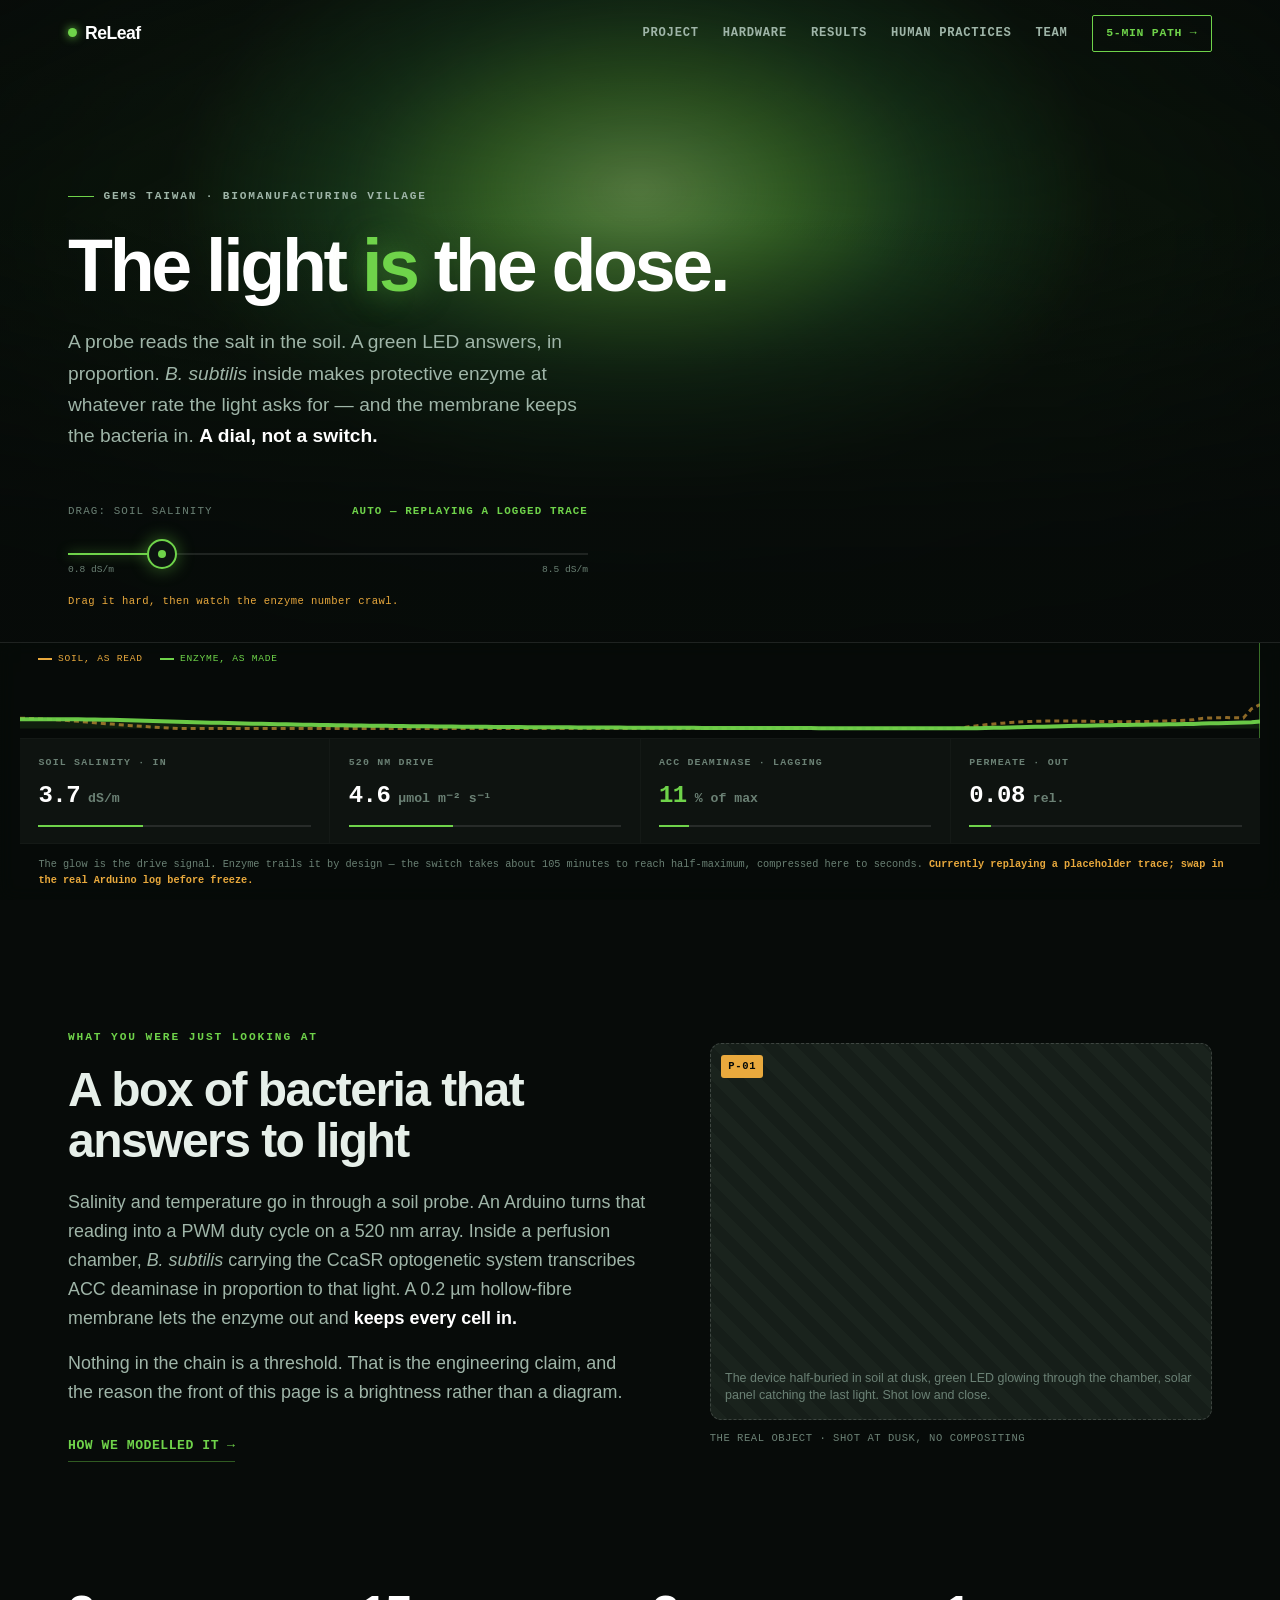
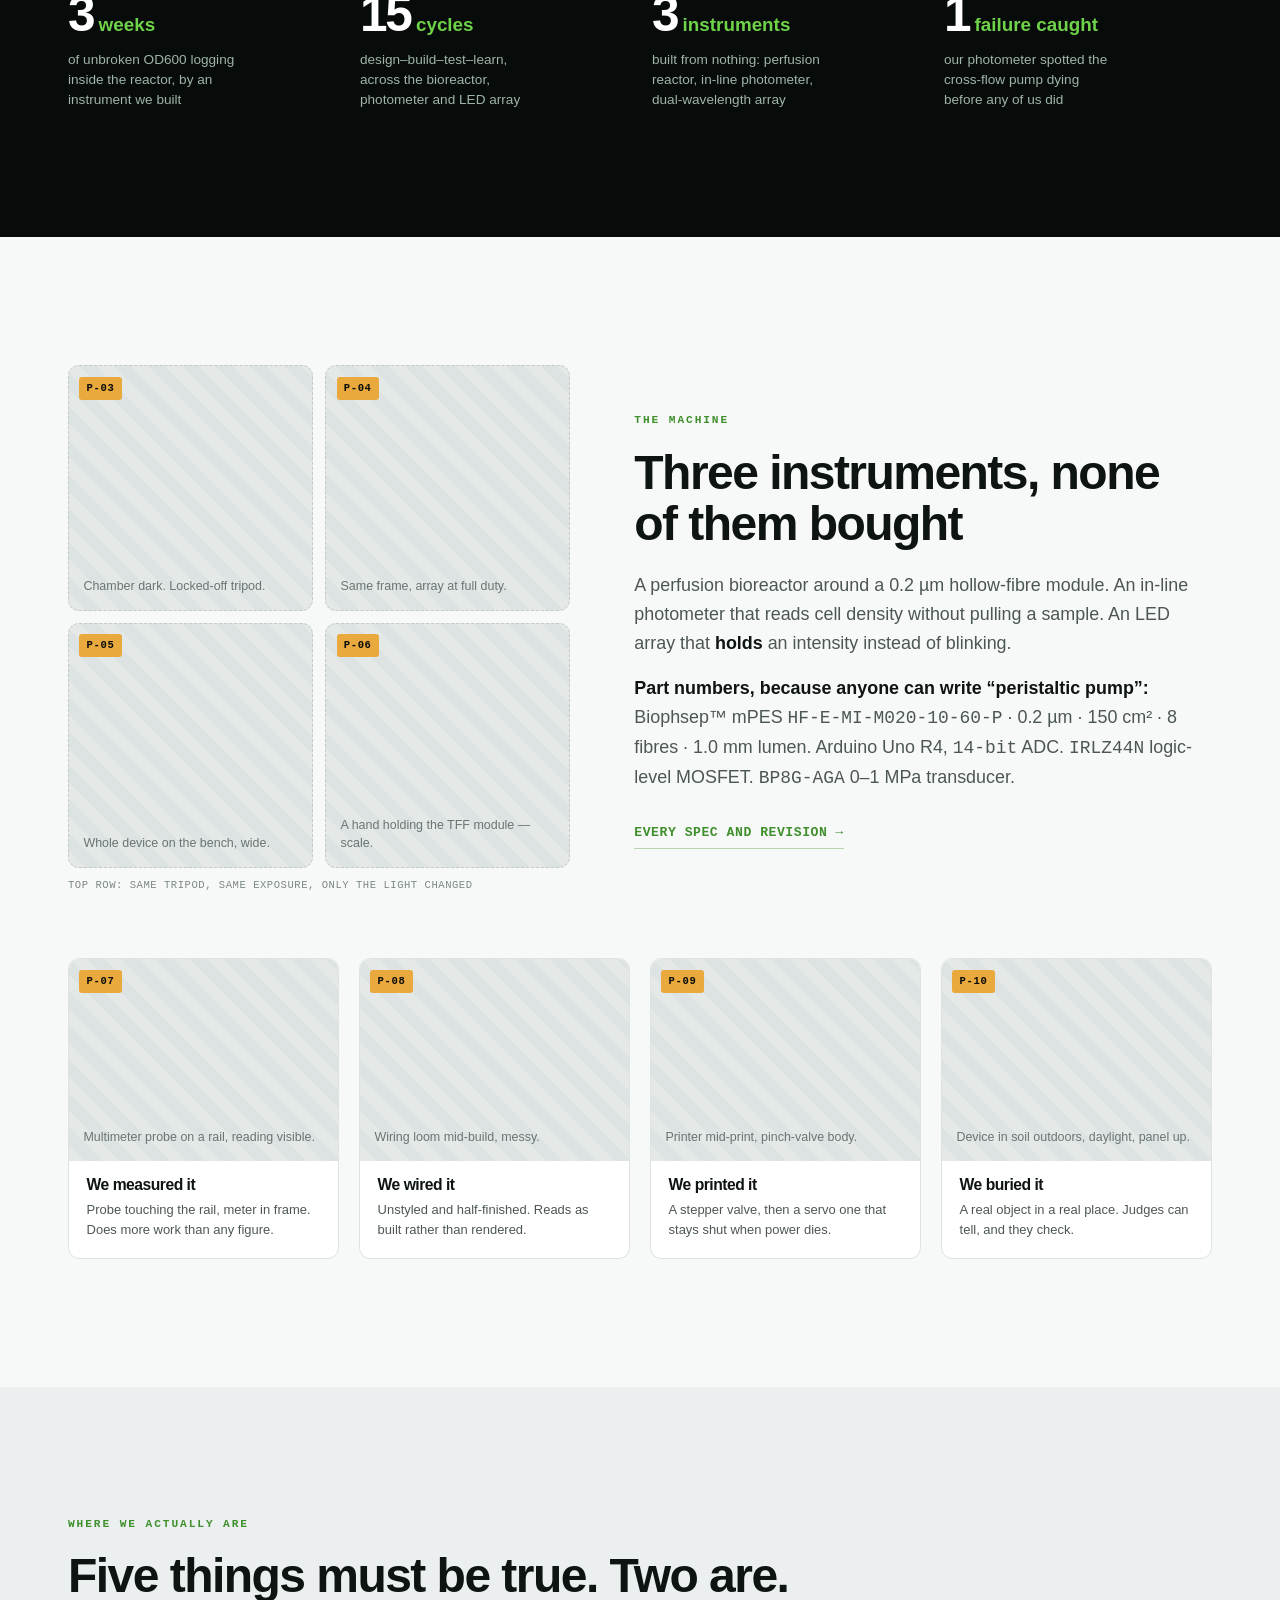
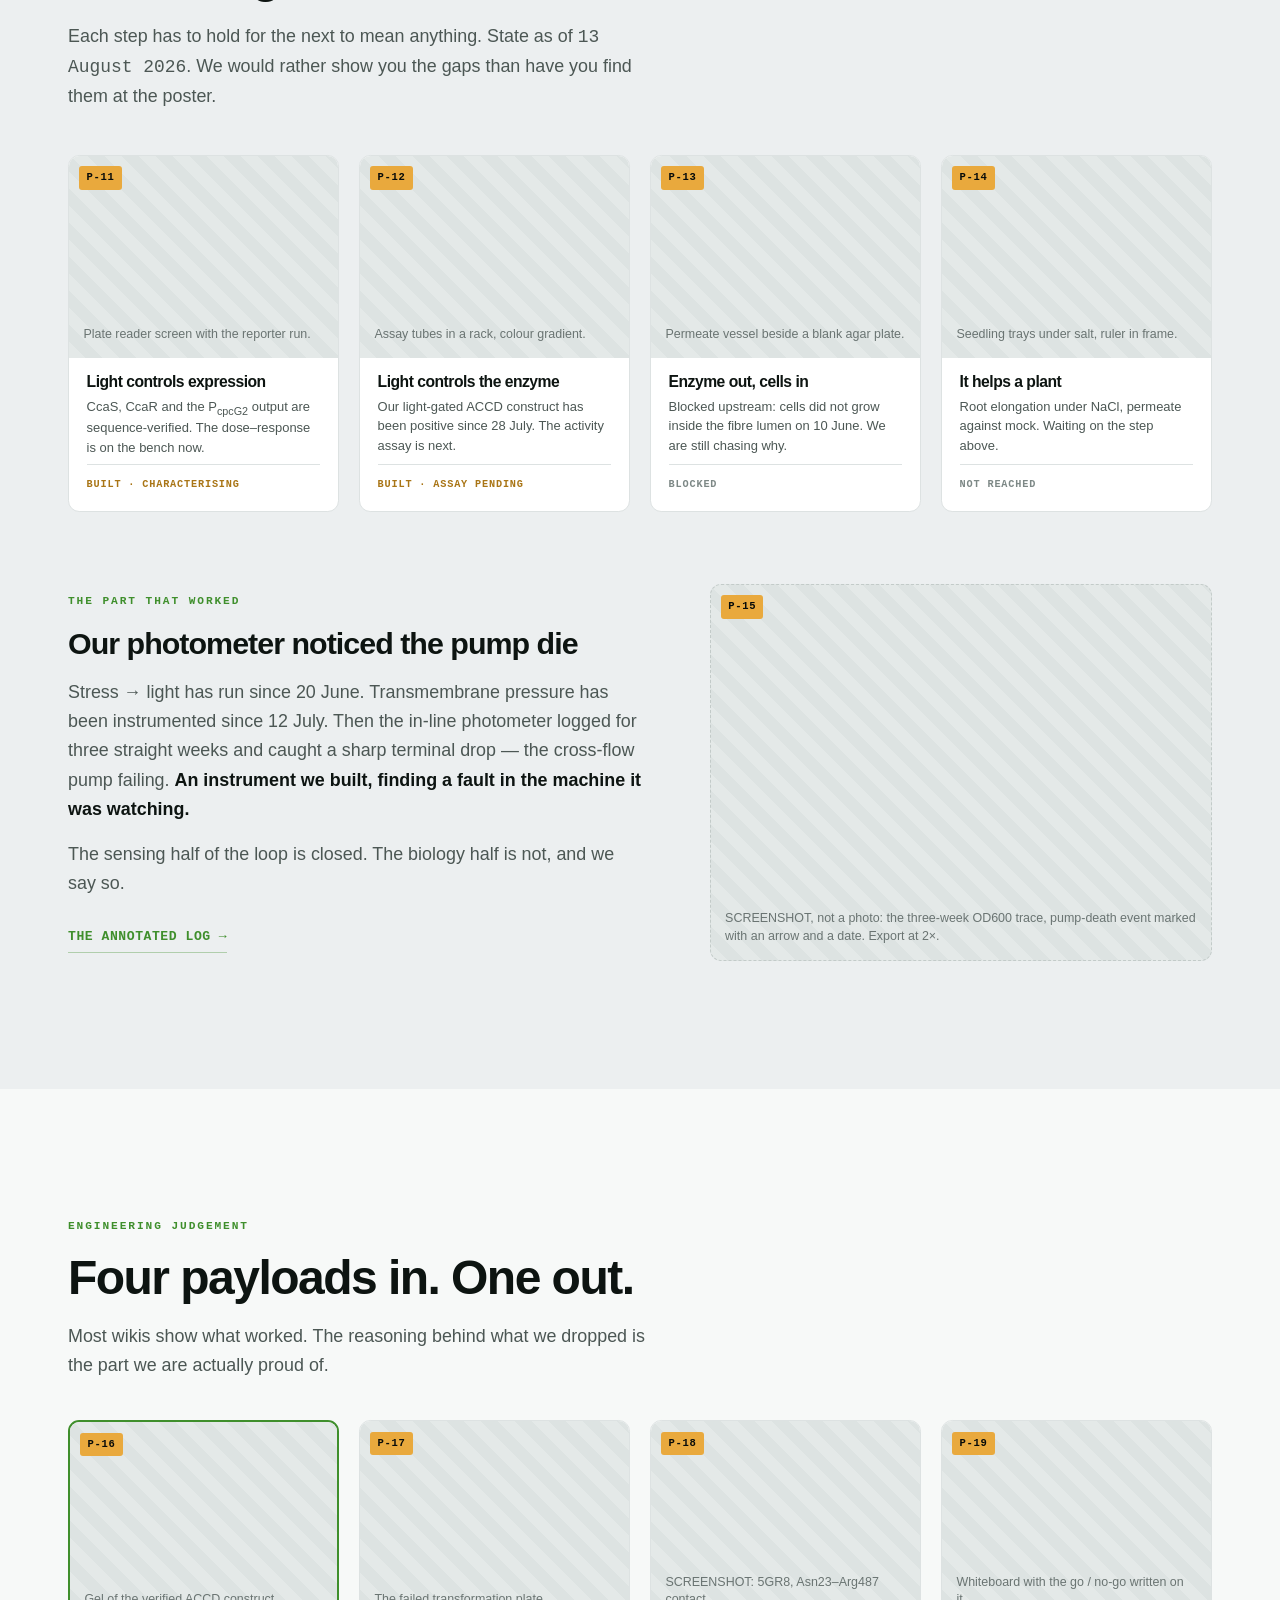
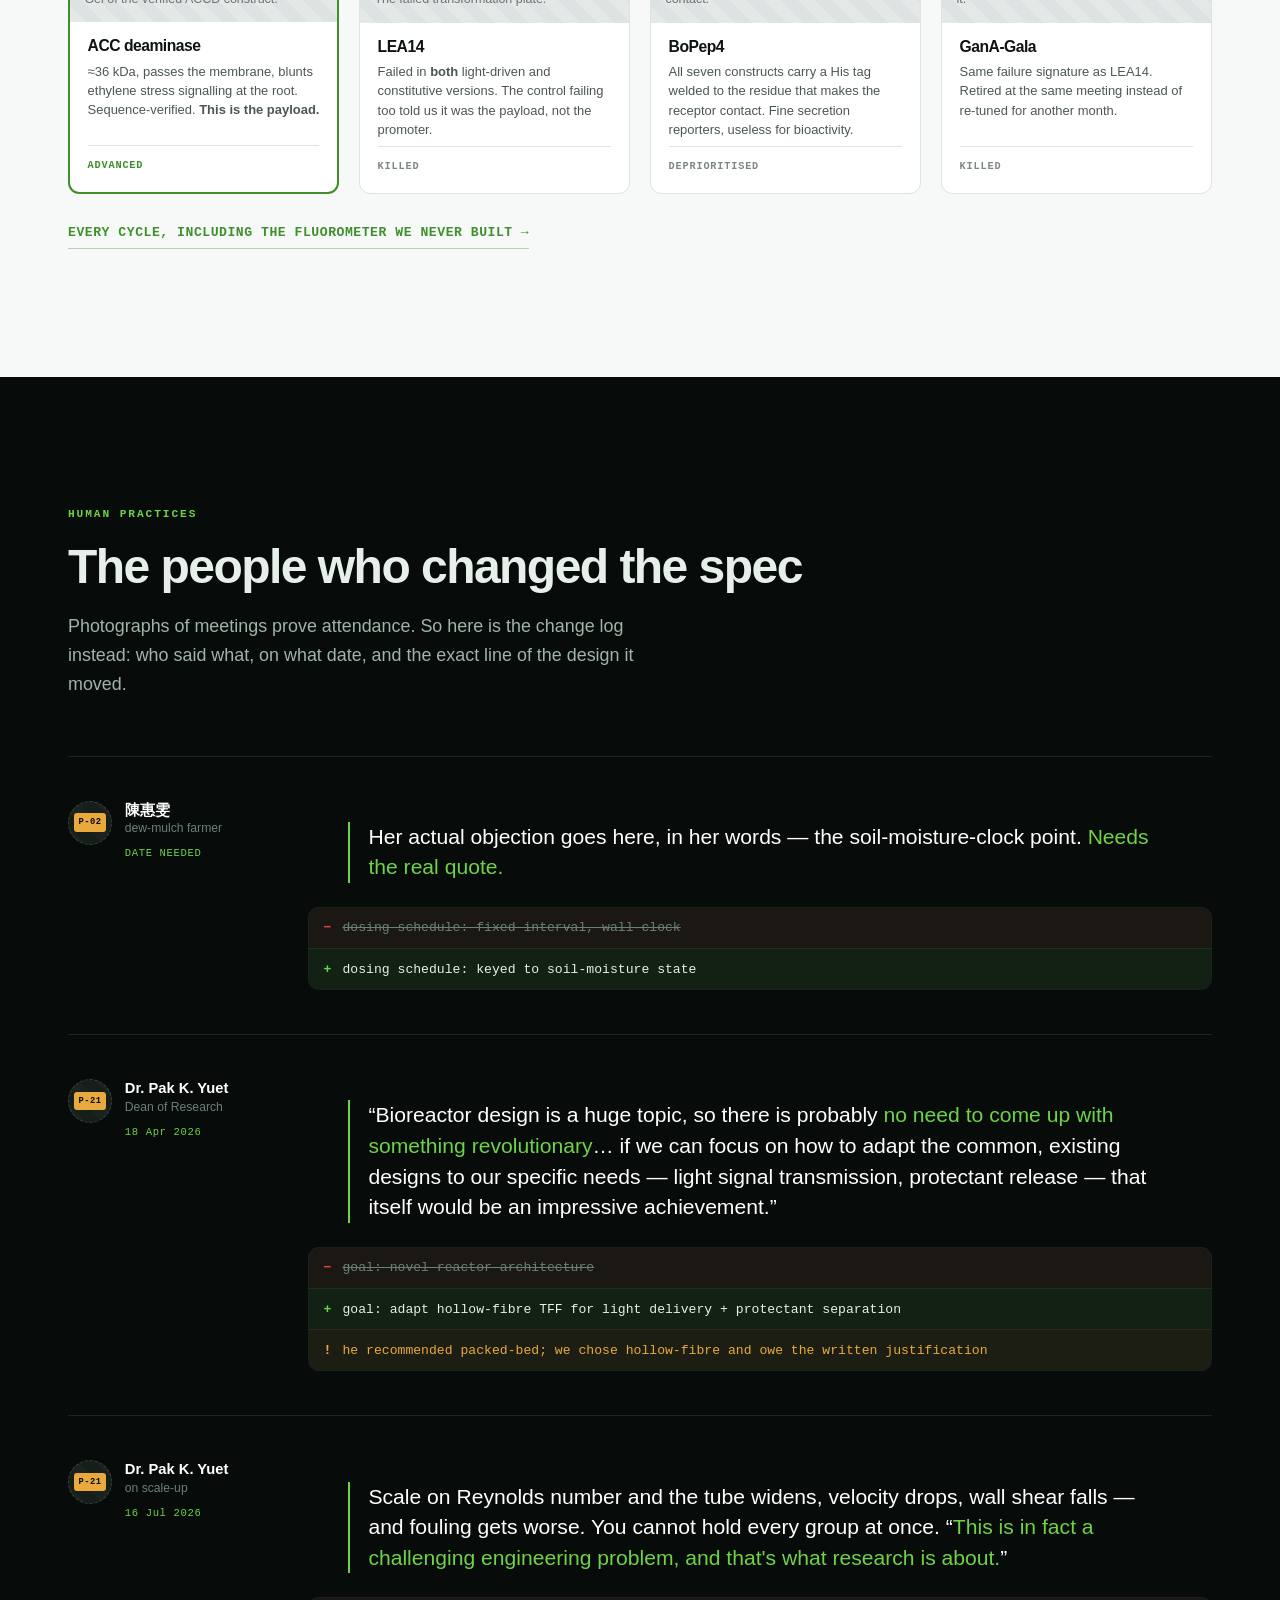
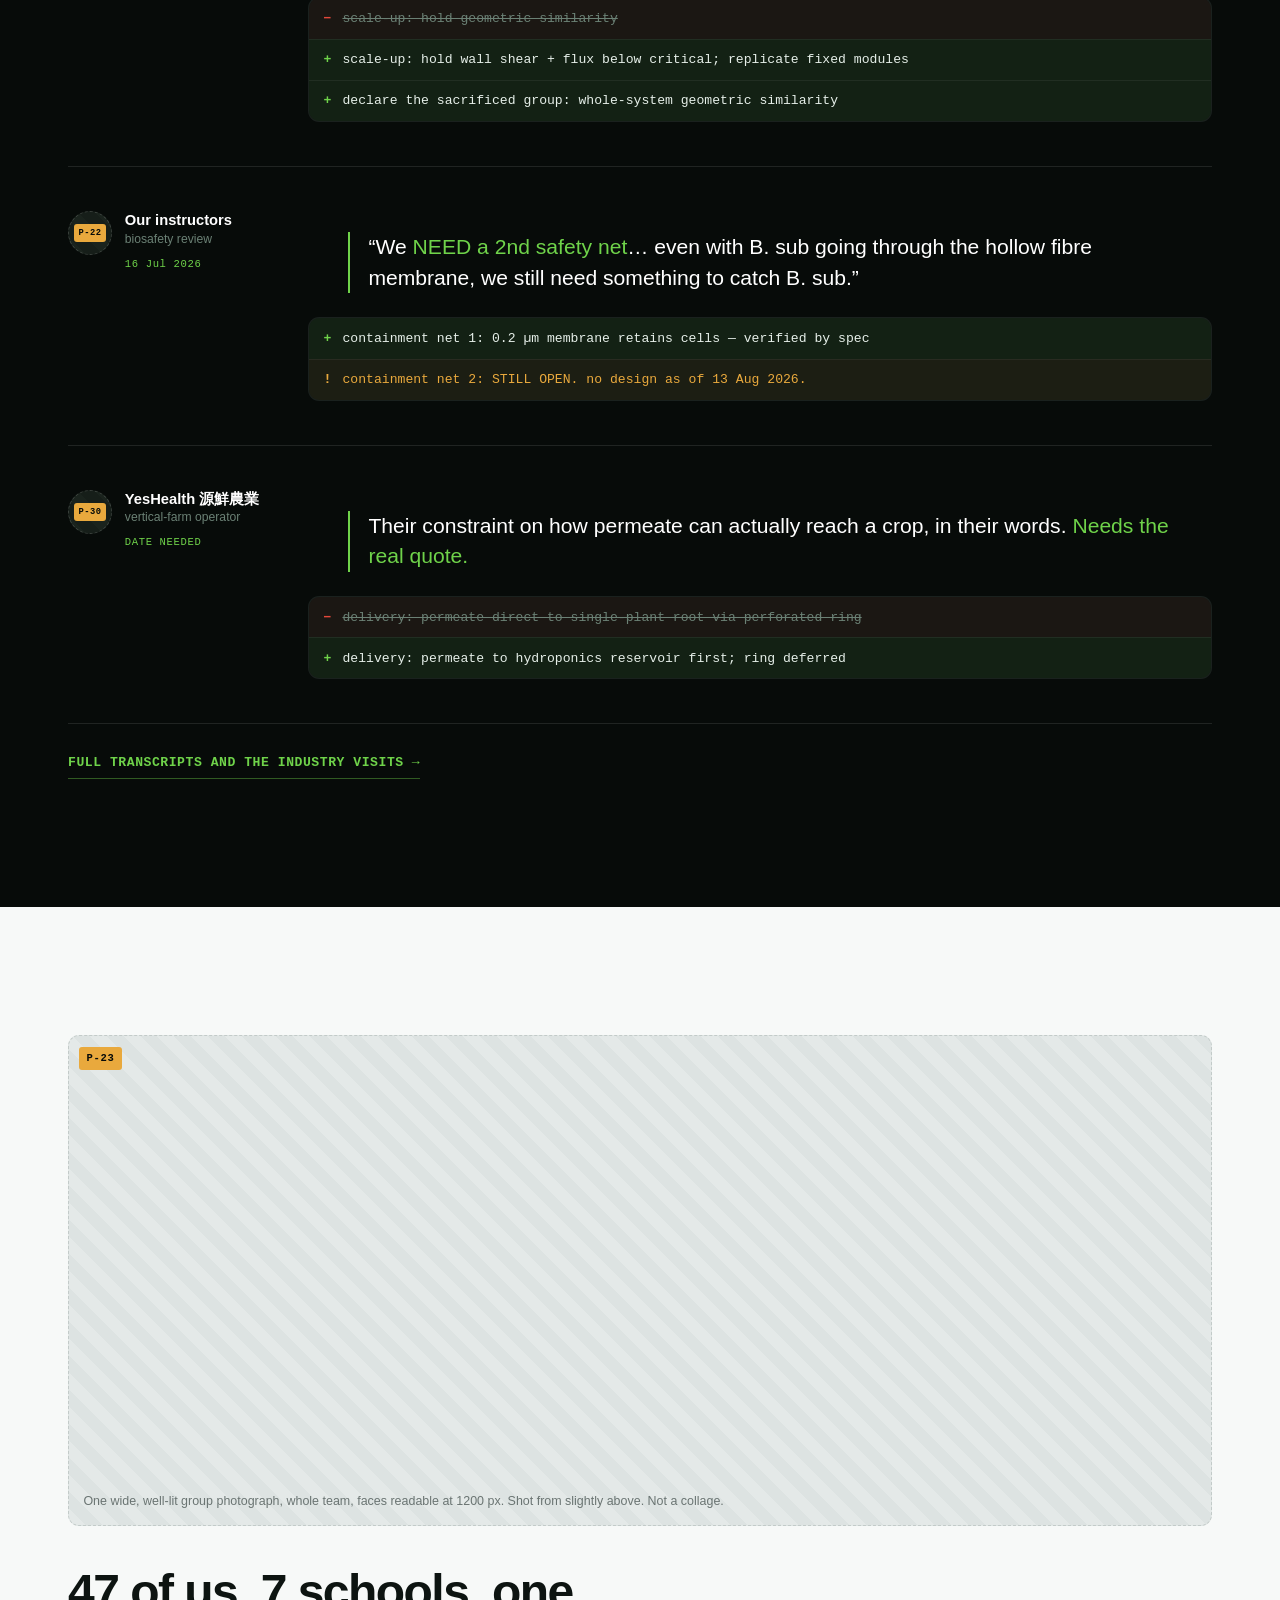
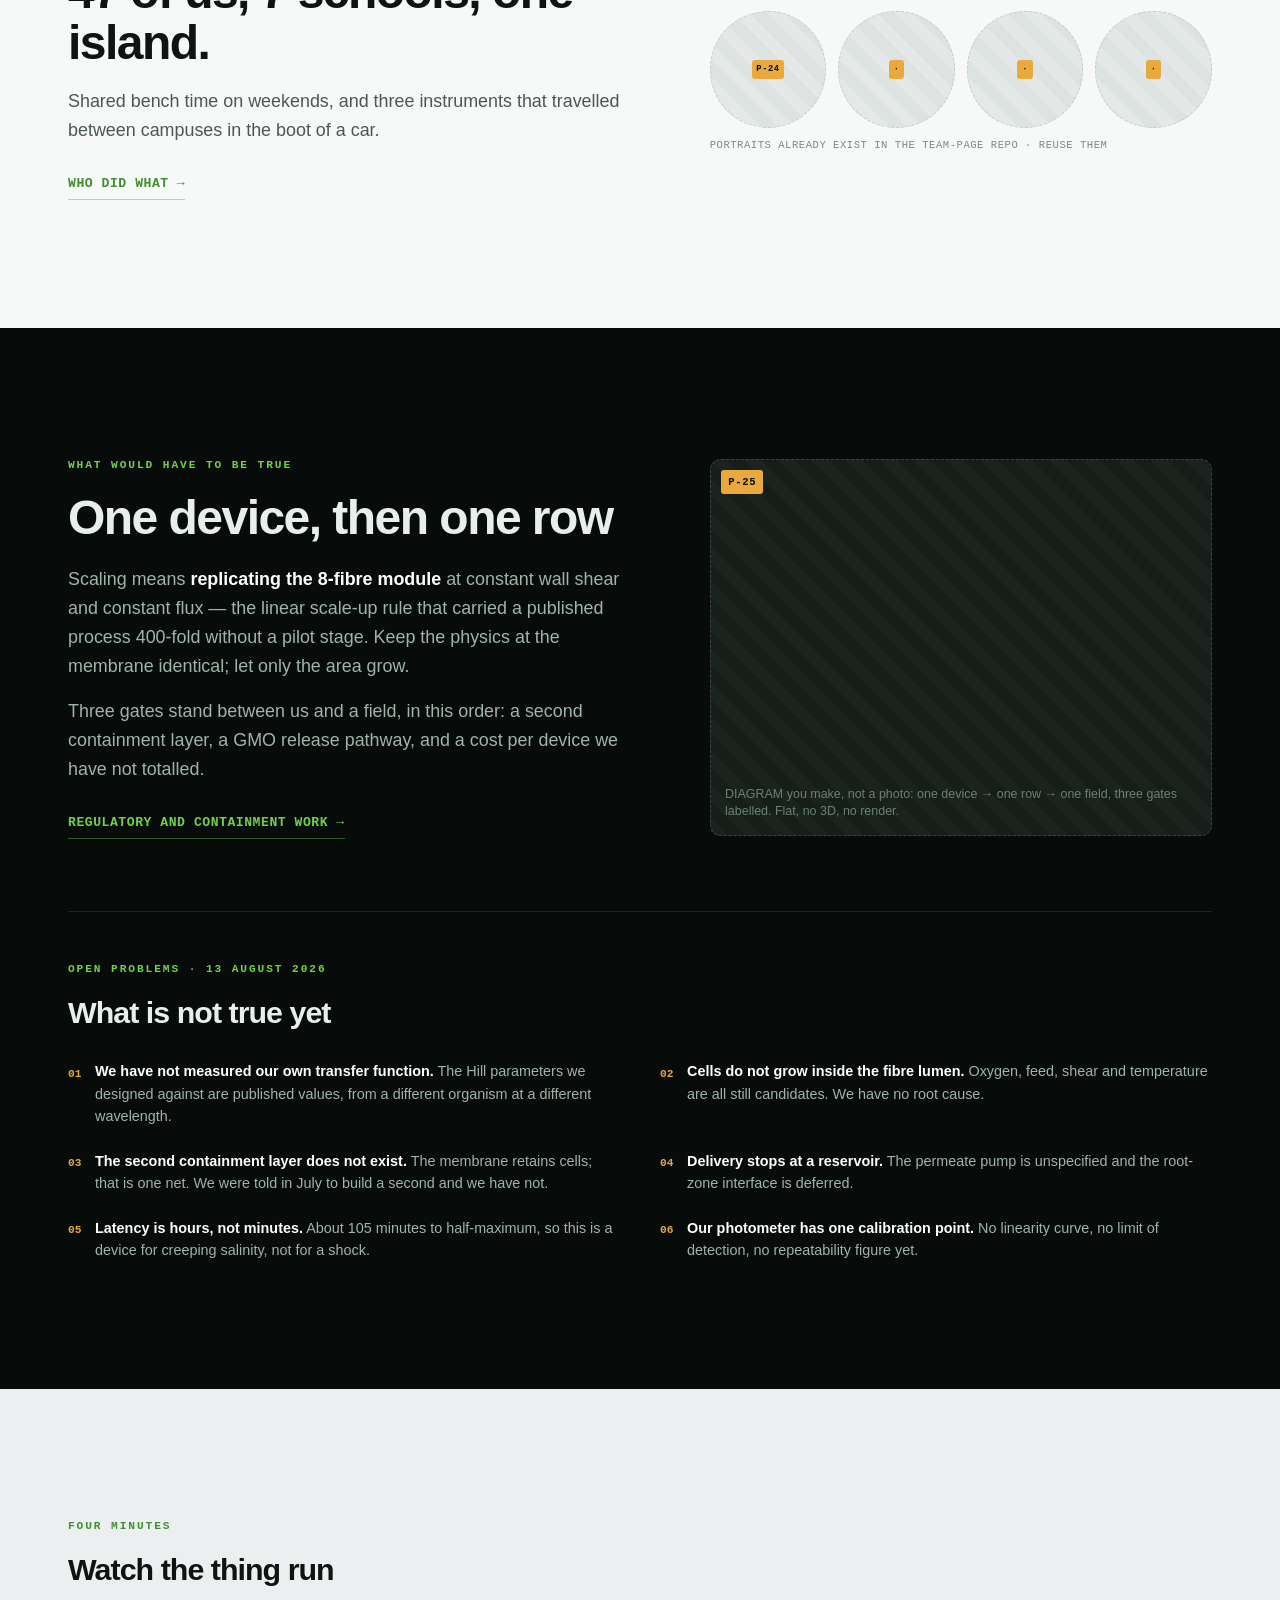
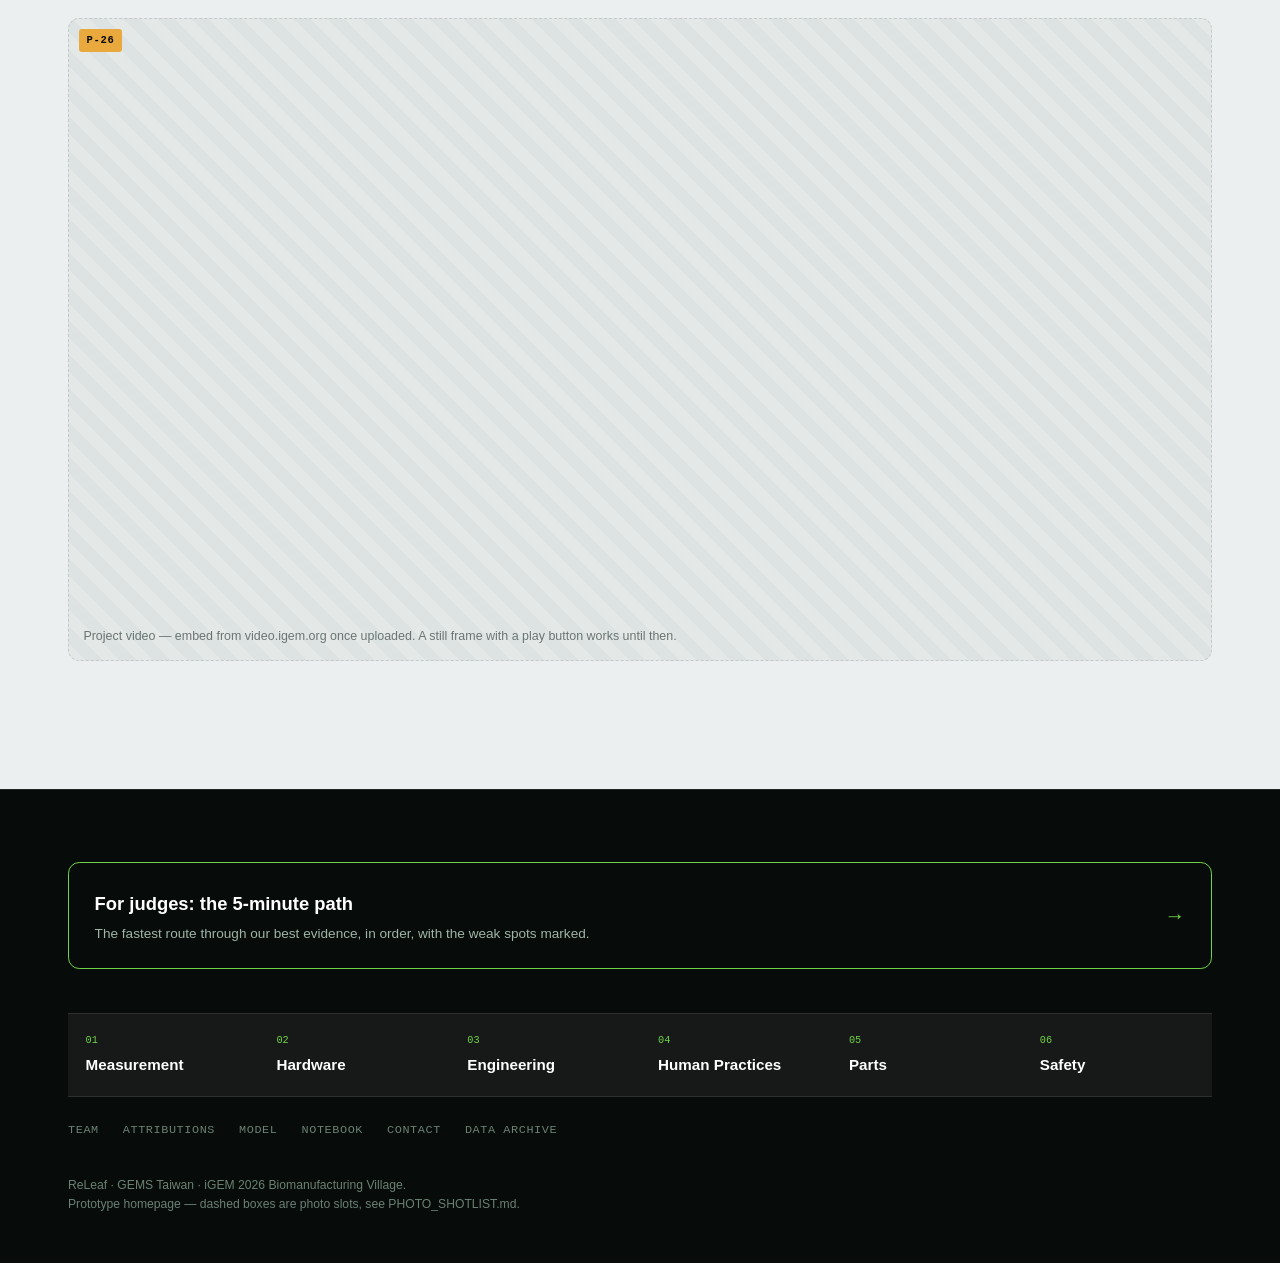
<file: index_v3_backup.html>
<!DOCTYPE html>
<!--
  =============================================================================
  ReLeaf — wiki homepage prototype v0.3  ·  GEMS-Taiwan 2026
  -----------------------------------------------------------------------------
  THE HERO IS NOT A PHOTOGRAPH, AND THAT IS THE POINT.

  Read of the four references:
    Brno 2025      photo + face + quote · inline hover-dots · chat bubbles
    Marburg 2024   cursor-flashlight photo reveal · before/after slider
    Leiden 2024    Lottie of microplastics in blood · scroll-narrated vectors   [village winner]
    Vilnius 2023   dark gradient + flowing ribbons · scroll-drawn SVG line      [village winner]

  Both Biomanufacturing Village winners went NON-photographic and motion-led.
  Brno + Marburg are the photo-led pair, and after Brno's grand prize that lane
  will be crowded in 2026. So this build deliberately leaves it.

  WHAT IS OURS AND UNCOPYABLE
  ReLeaf's actuator is light, and its brightness IS the dose. No other team's
  thesis is proportional light. So the hero is a dark field with a 520 nm bloom
  that breathes in proportion to a soil-salinity trace, and — the move — the
  visitor can DRAG the stress and watch the glow follow instantly while the
  enzyme number crawls up behind it. A judge operates the device and feels the
  105-minute lag in five seconds. That is the whole project, non-verbally.

  DELIBERATELY REMOVED so we don't read as a Brno clone:
    · inline hover-reveal dots in the headline   (Brno's signature)
    · chat bubble Human Practices                (Brno's signature)
    · before/after compare slider                (Marburg's signature)
    · warm cream + lime palette                  (Brno's palette)
  Human Practices is now a DESIGN CHANGELOG — dated, with -/+ spec diffs. It
  keeps the "they pushed back, we conceded" substance in a form that reads as
  an engineering record. No other iGEM team does this.

  PALETTE. Near-black and deep green-black, with 520 nm green as the only
  saturated accent, because that is our actual wavelength. Amber marks anything
  open or unfinished. Light bands are cool white, not cream, so photographs
  read correctly and we sit nowhere near Brno's warmth.

  PHOTO SLOTS. Every dashed box is `<div class="ph" data-shot="P-nn">`, matching
  PHOTO_SHOTLIST.md. Replace with <img> keeping the wrapper classes.

  FONTS. Self-host and swap --font-display / --font-body; the wiki blocks
  cross-origin resources. System stack until then.
  =============================================================================
-->
<html lang="en">
<head>
<meta charset="utf-8">
<meta name="viewport" content="width=device-width, initial-scale=1">
<title>ReLeaf — the light is the dose · GEMS-Taiwan 2026</title>
<style>
/* ── tokens ──────────────────────────────────────────────────────────────── */
:root{
  --void:#070b09;         /* the dark the glow needs */
  --void-2:#0c1310;
  --panel:#111a15;
  --edge:rgba(255,255,255,.10);
  --edge-2:rgba(255,255,255,.06);

  --g520:#6fd34a;         /* our wavelength. the only saturated accent. */
  --g520-dim:#3f8f2c;
  --g660:#e2483a;         /* the reset channel, used sparingly */
  --amber:#e9a93d;        /* anything open, unfinished, or honest */

  --lite:#f7f9f8;         /* cool white, not cream */
  --lite-2:#eceff0;
  --lite-line:#dde2e2;
  --ink:#0d1411;
  --ink-2:#4c5754;
  --ink-3:#7d8886;

  --on-dark:#e6efe9;
  --on-dark-2:#9fb5a8;
  --on-dark-3:#6b8175;

  --radius:1.25rem; --radius-sm:.7rem;
  --max:1240px;
  --font-display:-apple-system,BlinkMacSystemFont,"Segoe UI",Roboto,"Helvetica Neue",Arial,sans-serif;
  --font-body:-apple-system,BlinkMacSystemFont,"Segoe UI",Roboto,"Helvetica Neue",Arial,"Noto Sans TC",sans-serif;
  --mono:ui-monospace,SFMono-Regular,Menlo,Consolas,monospace;
}
*{box-sizing:border-box}
html{-webkit-text-size-adjust:100%; scroll-behavior:smooth}
body{
  margin:0; background:var(--void); color:var(--on-dark);
  font-family:var(--font-body); font-size:17px; line-height:1.62;
  -webkit-font-smoothing:antialiased;
}
h1,h2,h3,h4{margin:0; font-family:var(--font-display); font-weight:700; line-height:1.07; letter-spacing:-.032em}
p{margin:0}
img{display:block; max-width:100%}
a{color:inherit; text-decoration:none}

.wrap{max-width:var(--max); margin:0 auto; padding:0 clamp(1rem,4vw,3rem)}
.band{padding:clamp(4.5rem,10vw,8.5rem) 0}
.band--lite{background:var(--lite); color:var(--ink)}
.band--lite2{background:var(--lite-2); color:var(--ink)}

.kick{
  display:block; font-family:var(--mono); font-size:.7rem; font-weight:700;
  letter-spacing:.17em; text-transform:uppercase; color:var(--g520); margin-bottom:1.1rem;
}
.band--lite .kick,.band--lite2 .kick{color:var(--g520-dim)}
.h1{font-size:clamp(2.3rem,6vw,4.6rem); line-height:.99; letter-spacing:-.045em}
.h2{font-size:clamp(1.85rem,4.2vw,3rem)}
.h3{font-size:clamp(1.35rem,2.6vw,1.9rem)}
.lede{font-size:clamp(1.02rem,1.4vw,1.16rem); color:var(--on-dark-2); max-width:58ch}
.band--lite .lede,.band--lite2 .lede{color:var(--ink-2)}
.lede b{color:#fff; font-weight:700}
.band--lite .lede b,.band--lite2 .lede b{color:var(--ink)}
.mono{font-family:var(--mono)}

.out{
  display:inline-flex; align-items:center; gap:.5rem; margin-top:1.75rem;
  font-family:var(--mono); font-weight:700; font-size:.82rem; letter-spacing:.04em;
  text-transform:uppercase; color:var(--g520);
  border-bottom:1px solid rgba(111,211,74,.4); padding-bottom:.3rem;
  transition:gap .18s ease,border-color .18s ease;
}
.out:hover{gap:.9rem; border-color:var(--g520)}
.band--lite .out,.band--lite2 .out{color:var(--g520-dim); border-color:rgba(63,143,44,.35)}

/* ── photo slot ──────────────────────────────────────────────────────────── */
.ph{
  position:relative; overflow:hidden; border-radius:var(--radius-sm);
  background:repeating-linear-gradient(45deg,#1a231d 0 12px,#161e19 12px 24px);
  border:1px dashed rgba(255,255,255,.16);
  display:flex; flex-direction:column; justify-content:flex-end; padding:.9rem; gap:.3rem;
  min-height:140px;
}
.ph__id{
  position:absolute; top:.65rem; left:.65rem; font-family:var(--mono); font-size:.66rem;
  font-weight:700; letter-spacing:.06em; color:var(--void); background:var(--amber);
  padding:.2rem .45rem; border-radius:3px;
}
.ph__t{font-size:.78rem; line-height:1.4; color:var(--on-dark-3); font-weight:500}
.band--lite .ph,.band--lite2 .ph{
  background:repeating-linear-gradient(45deg,#e4e9e8 0 12px,#dde3e2 12px 24px);
  border-color:#c3cbc9;
}
.band--lite .ph__t,.band--lite2 .ph__t{color:#6a7472}
.ph--round{border-radius:50%; min-height:0; aspect-ratio:1; padding:0;
  align-items:center; justify-content:center}
.ph--round .ph__id{position:static; font-size:.55rem; padding:.12rem .3rem}
.ph--round .ph__t{display:none}

/* ── nav ─────────────────────────────────────────────────────────────────── */
.nav{position:fixed; inset:0 0 auto 0; z-index:70; height:68px; display:flex; align-items:center;
  transition:background .25s ease,border-color .25s ease; border-bottom:1px solid transparent}
.nav.stuck{background:rgba(7,11,9,.86); backdrop-filter:blur(12px); border-bottom-color:var(--edge)}
.nav .wrap{display:flex; align-items:center; gap:1.5rem; width:100%}
.nav__mark{display:flex; align-items:baseline; gap:.5rem; font-family:var(--font-display);
  font-weight:700; font-size:1.1rem; letter-spacing:-.03em; color:#fff}
.nav__dot{width:9px; height:9px; border-radius:50%; background:var(--g520);
  box-shadow:0 0 10px var(--g520); flex:0 0 9px; transform:translateY(-2px)}
.nav__links{display:none; gap:1.5rem; margin-left:auto; font-family:var(--mono);
  font-size:.76rem; letter-spacing:.06em; text-transform:uppercase; font-weight:700}
.nav__links a{color:var(--on-dark-2)}
.nav__links a:hover{color:var(--g520)}
.nav__cta{margin-left:auto; font-family:var(--mono); font-size:.72rem; font-weight:700;
  letter-spacing:.06em; text-transform:uppercase; white-space:nowrap;
  border:1px solid var(--g520); color:var(--g520); padding:.5rem .85rem; border-radius:2px}
.nav__cta:hover{background:var(--g520); color:var(--void)}
@media(min-width:1060px){ .nav__links{display:flex} .nav__cta{margin-left:0} }

/* ══ HERO — the glow ═══════════════════════════════════════════════════════ */
.hero{position:relative; min-height:100svh; display:flex; flex-direction:column;
  justify-content:flex-end; overflow:hidden; background:var(--void)}
/* the bloom. JS drives opacity + scale only, so it stays on the compositor. */
.bloom{
  position:absolute; left:50%; top:21%; width:150%; aspect-ratio:1/.58;
  transform:translate(-50%,-50%); pointer-events:none; will-change:opacity,transform;
  background:
    radial-gradient(ellipse 38% 44% at 50% 50%, rgba(178,255,130,1) 0%, rgba(120,225,80,.8) 22%, rgba(72,190,90,.38) 44%, rgba(24,110,52,0) 70%),
    radial-gradient(ellipse 72% 66% at 50% 54%, rgba(63,143,44,.42) 0%, rgba(20,70,40,0) 72%);
  filter:blur(10px); opacity:.2;
}
/* grain, so it reads as light in a medium rather than a CSS gradient */
.grain{position:absolute; inset:0; pointer-events:none; opacity:.5; mix-blend-mode:overlay}
/* live trace, as a sparkline band across the top of the instrument strip */
.horizon{position:relative; height:96px; border-bottom:1px solid var(--edge-2)}
.horizon svg{position:absolute; inset:0; width:100%; height:100%; display:block}
.horizon__key{position:absolute; top:.5rem; left:1.15rem; display:flex; gap:1.1rem;
  font-family:var(--mono); font-size:.6rem; letter-spacing:.08em; text-transform:uppercase;
  color:var(--on-dark-3); pointer-events:none}
.horizon__key i{font-style:normal; display:inline-flex; align-items:center; gap:.35rem}
.horizon__key i::before{content:""; width:14px; height:2px; background:currentColor}
.horizon__key .k-ec{color:var(--amber)} .horizon__key .k-ex{color:var(--g520)}
.horizon__now{position:absolute; top:0; bottom:0; right:0; width:1px;
  background:rgba(111,211,74,.5); pointer-events:none}
.hero__vig{position:absolute; inset:0; pointer-events:none;
  background:radial-gradient(ellipse 90% 75% at 50% 55%, transparent 40%, rgba(7,11,9,.72) 100%)}
/* the floor. sits over the bloom, under the copy, so the headline keeps its
   contrast no matter how bright the drive signal gets. */
.hero__floor{position:absolute; inset:24% 0 0 0; z-index:2; pointer-events:none;
  background:linear-gradient(to bottom, rgba(7,11,9,0) 0%, rgba(7,11,9,.55) 22%, rgba(7,11,9,.88) 44%, rgba(7,11,9,.96) 70%)}

.hero__inner{position:relative; z-index:3; width:100%; padding-bottom:clamp(1.25rem,3vw,2rem)}
.hero__top{padding-top:clamp(6.5rem,14vh,10rem)}
.tagline{display:inline-flex; align-items:center; gap:.6rem; font-family:var(--mono);
  font-size:.7rem; font-weight:700; letter-spacing:.16em; text-transform:uppercase;
  color:var(--on-dark-2); margin-bottom:1.5rem}
.tagline::before{content:""; width:26px; height:1px; background:var(--g520)}
.hero__h1{color:#fff; max-width:20ch}
.hero__h1 em{font-style:normal; color:var(--g520); text-shadow:0 0 34px rgba(111,211,74,.5)}
.hero__sub{color:var(--on-dark-2); font-size:clamp(1rem,1.55vw,1.2rem); margin-top:1.5rem;
  max-width:50ch; font-weight:500}
.hero__sub b{color:#fff}

/* ── the drag control. our interaction, not a hover-dot. ─────────────────── */
.rig{margin-top:clamp(2rem,5vw,3.25rem); max-width:520px}
.rig__lab{display:flex; justify-content:space-between; align-items:baseline;
  font-family:var(--mono); font-size:.68rem; letter-spacing:.1em; text-transform:uppercase;
  color:var(--on-dark-3); margin-bottom:.7rem}
.rig__lab b{color:var(--g520); font-weight:700}
.rig__track{position:relative; height:44px; cursor:ew-resize; touch-action:none;
  display:flex; align-items:center}
.rig__rail{position:absolute; inset:auto 0; height:2px; background:var(--edge)}
.rig__fill{position:absolute; left:0; height:2px; width:var(--v,18%); background:var(--g520);
  box-shadow:0 0 12px rgba(111,211,74,.7)}
.rig__thumb{position:absolute; left:var(--v,18%); width:30px; height:30px; margin-left:-15px;
  border-radius:50%; background:var(--void-2); border:2px solid var(--g520);
  box-shadow:0 0 18px rgba(111,211,74,.45); display:grid; place-items:center}
.rig__thumb::after{content:""; width:8px; height:8px; border-radius:50%; background:var(--g520)}
.rig__ticks{position:absolute; inset:auto 0 -2px; display:flex; justify-content:space-between;
  font-family:var(--mono); font-size:.6rem; color:var(--on-dark-3); pointer-events:none}
.rig__hint{font-family:var(--mono); font-size:.66rem; color:var(--amber); margin-top:1.1rem;
  letter-spacing:.04em; min-height:1.2em}

/* ── instrument strip ────────────────────────────────────────────────────── */
.strip{position:relative; z-index:3; border-top:1px solid var(--edge);
  background:rgba(7,11,9,.55); backdrop-filter:blur(8px)}
.strip__g{display:grid; grid-template-columns:repeat(2,1fr); gap:1px; background:var(--edge-2)}
@media(min-width:820px){.strip__g{grid-template-columns:repeat(4,1fr)}}
.gauge{padding:1rem 1.15rem; background:rgba(7,11,9,.4)}
.gauge__l{font-family:var(--mono); font-size:.62rem; font-weight:700; letter-spacing:.12em;
  text-transform:uppercase; color:var(--on-dark-3)}
.gauge__v{font-family:var(--mono); font-size:clamp(1.15rem,2.1vw,1.5rem); font-weight:700;
  color:#fff; margin-top:.35rem; letter-spacing:-.02em; font-variant-numeric:tabular-nums}
.gauge__v small{font-size:.55em; color:var(--on-dark-3); font-weight:600; letter-spacing:0}
.gauge--lag .gauge__v{color:var(--g520)}
.gauge__b{height:2px; margin-top:.6rem; background:var(--edge)}
.gauge__b i{display:block; height:100%; width:0; background:var(--g520); transition:width .1s linear}
.strip__note{font-family:var(--mono); font-size:.64rem; color:var(--on-dark-3);
  padding:.7rem 1.15rem; border-top:1px solid var(--edge-2)}
.strip__note b{color:var(--amber)}

/* ── layout helpers ──────────────────────────────────────────────────────── */
.split{display:grid; gap:clamp(2rem,5vw,4rem); align-items:center}
@media(min-width:980px){
  .split{grid-template-columns:1.15fr 1fr}
  .split--flip{grid-template-columns:1fr 1.15fr}
  .split--flip .media{order:-1}
}
.solo{width:100%; aspect-ratio:4/3}
.wide{width:100%; aspect-ratio:21/9}
.pair{display:grid; grid-template-columns:1fr 1fr; gap:.75rem}
.pair .ph{aspect-ratio:1; min-height:0}
.pair__cap{font-family:var(--mono); font-size:.66rem; color:var(--on-dark-3); margin-top:.6rem;
  letter-spacing:.05em; text-transform:uppercase}
.band--lite .pair__cap{color:var(--ink-3)}

/* ── numbers ─────────────────────────────────────────────────────────────── */
.nums{display:grid; grid-template-columns:repeat(2,1fr); gap:2.5rem 1.5rem}
@media(min-width:900px){.nums{grid-template-columns:repeat(4,1fr)}}
.num__v{font-family:var(--font-display); font-size:clamp(2.1rem,4.4vw,3.1rem); font-weight:700;
  letter-spacing:-.045em; line-height:1; color:#fff}
.num__v em{font-style:normal; font-size:.38em; color:var(--g520); letter-spacing:0; font-weight:600}
.num__l{font-size:.85rem; color:var(--on-dark-2); margin-top:.65rem; line-height:1.45; max-width:23ch}

/* ── cards ───────────────────────────────────────────────────────────────── */
.cards{display:grid; gap:1.25rem; grid-template-columns:1fr}
@media(min-width:620px){.cards{grid-template-columns:repeat(2,1fr)}}
@media(min-width:1040px){.cards{grid-template-columns:repeat(4,1fr)}}
.card{background:#fff; border-radius:var(--radius-sm); overflow:hidden; display:flex;
  flex-direction:column; border:1px solid var(--lite-line)}
.card .ph{border-radius:0; border:none; aspect-ratio:4/3; min-height:0}
.card__b{padding:1rem 1.1rem 1.15rem; display:flex; flex-direction:column; gap:.4rem; flex:1}
.card__h{font-family:var(--font-display); font-weight:700; font-size:.98rem}
.card__t{font-size:.81rem; color:var(--ink-2); line-height:1.5}
.card__s{margin-top:auto; padding-top:.7rem; border-top:1px solid var(--lite-line);
  font-family:var(--mono); font-size:.64rem; font-weight:700; letter-spacing:.08em; text-transform:uppercase}
.s--go{color:var(--g520-dim)} .s--part{color:#a97516} .s--stop{color:var(--ink-3)}
.card--live{border-color:var(--g520-dim); border-width:2px}

/* ── DESIGN CHANGELOG — our Human Practices form ─────────────────────────── */
.log{border-top:1px solid var(--edge); margin-top:clamp(2.5rem,6vw,3.5rem)}
.entry{border-bottom:1px solid var(--edge); padding:clamp(1.75rem,4vw,2.75rem) 0;
  display:grid; gap:1.5rem}
@media(min-width:900px){.entry{grid-template-columns:200px 1fr; gap:2.5rem}}
.entry__who{display:flex; gap:.8rem; align-items:flex-start}
.entry__pic{width:44px; height:44px; flex:0 0 44px}
.entry__n{font-weight:700; font-size:.92rem; color:#fff; line-height:1.25}
.entry__r{font-size:.76rem; color:var(--on-dark-3); line-height:1.3; margin-top:.15rem}
.entry__d{font-family:var(--mono); font-size:.66rem; color:var(--g520); margin-top:.5rem;
  letter-spacing:.06em}
.said{font-size:clamp(1.05rem,1.9vw,1.32rem); line-height:1.45; color:#fff; font-weight:500;
  border-left:2px solid var(--g520); padding-left:1.15rem}
.said mark{background:none; color:var(--g520)}
/* the diff. this is the part nobody else does. */
.diff{margin-top:1.5rem; font-family:var(--mono); font-size:.82rem; line-height:1.6;
  background:var(--void-2); border:1px solid var(--edge-2); border-radius:var(--radius-sm);
  overflow:hidden}
.diff__r{display:flex; gap:.7rem; padding:.6rem .9rem}
.diff__r+.diff__r{border-top:1px solid var(--edge-2)}
.diff__s{flex:0 0 auto; font-weight:700}
.diff--out{background:rgba(226,72,58,.07)} .diff--out .diff__s{color:var(--g660)}
.diff--out .diff__t{color:var(--on-dark-3); text-decoration:line-through; text-decoration-thickness:1px}
.diff--in{background:rgba(111,211,74,.07)} .diff--in .diff__s{color:var(--g520)}
.diff--in .diff__t{color:var(--on-dark)}
.diff--open{background:rgba(233,169,61,.07)} .diff--open .diff__s{color:var(--amber)}
.diff--open .diff__t{color:var(--amber)}

/* ── open problems ───────────────────────────────────────────────────────── */
.opens{display:grid; gap:1.4rem 2.5rem; margin-top:2rem}
@media(min-width:820px){.opens{grid-template-columns:repeat(2,1fr)}}
.open{display:flex; gap:.85rem}
.open__n{font-family:var(--mono); font-size:.7rem; font-weight:700; color:var(--amber);
  padding-top:.3rem; flex:0 0 auto}
.open__t{font-size:.9rem; line-height:1.55; color:var(--on-dark-2)}
.open__t b{color:#fff}

/* ── footer ──────────────────────────────────────────────────────────────── */
.foot{border-top:1px solid var(--edge); padding:clamp(3rem,7vw,4.5rem) 0 3rem}
.foot__cta{display:flex; align-items:center; justify-content:space-between; gap:1.5rem;
  flex-wrap:wrap; border:1px solid var(--g520); border-radius:var(--radius-sm);
  padding:1.4rem 1.6rem; margin-bottom:2.75rem; transition:background .18s}
.foot__cta:hover{background:rgba(111,211,74,.07)}
.foot__cta strong{display:block; font-family:var(--font-display); font-size:1.15rem; color:#fff}
.foot__cta span{display:block; font-size:.85rem; color:var(--on-dark-2); margin-top:.25rem}
.foot__cta i{font-style:normal; font-size:1.3rem; color:var(--g520)}
.foot__six{display:grid; gap:1px; background:var(--edge-2); border-top:1px solid var(--edge);
  border-bottom:1px solid var(--edge); grid-template-columns:1fr}
@media(min-width:620px){.foot__six{grid-template-columns:repeat(3,1fr)}}
@media(min-width:1040px){.foot__six{grid-template-columns:repeat(6,1fr)}}
.foot__six a{padding:1.15rem 1.1rem; display:block; transition:background .16s}
.foot__six a:hover{background:var(--panel)}
.foot__six .n{display:block; font-family:var(--mono); font-size:.64rem; color:var(--g520)}
.foot__six .l{display:block; font-family:var(--font-display); font-weight:700; font-size:.95rem;
  color:#fff; margin-top:.25rem}
.foot__rest{display:flex; flex-wrap:wrap; gap:.5rem 1.5rem; margin-top:1.5rem;
  font-family:var(--mono); font-size:.74rem; letter-spacing:.05em; text-transform:uppercase}
.foot__rest a{color:var(--on-dark-3)}
.foot__rest a:hover{color:var(--g520)}
.foot__legal{margin-top:2.25rem; font-size:.76rem; color:var(--on-dark-3); line-height:1.6}

@media(prefers-reduced-motion:reduce){*{animation:none!important; transition-duration:.01ms!important}}
</style>
</head>
<body>

<nav class="nav" id="nav">
  <div class="wrap">
    <a class="nav__mark" href="#top"><span class="nav__dot"></span>ReLeaf</a>
    <div class="nav__links">
      <a href="#what">Project</a><a href="#device">Hardware</a>
      <a href="#state">Results</a><a href="#log">Human Practices</a><a href="#team">Team</a>
    </div>
    <a class="nav__cta" href="#judges">5-min path →</a>
  </div>
</nav>

<!-- ══════════════════════════════════════════════════════════════════════════
     HERO · the glow. Drag the stress, watch the enzyme lag.
     ══════════════════════════════════════════════════════════════════════ -->
<header class="hero" id="top">

  <div class="bloom" id="bloom"></div>

  <svg class="grain" aria-hidden="true"><filter id="gr">
    <feTurbulence type="fractalNoise" baseFrequency=".9" numOctaves="3"/>
    <feColorMatrix type="saturate" values="0"/>
  </filter><rect width="100%" height="100%" filter="url(#gr)" opacity=".14"/></svg>

  <div class="hero__vig"></div>
  <div class="hero__floor"></div>

  <div class="hero__inner">
    <div class="wrap hero__top">
      <span class="tagline">GEMS Taiwan · Biomanufacturing Village</span>
      <h1 class="h1 hero__h1">The light <em>is</em> the dose.</h1>
      <p class="hero__sub">
        A probe reads the salt in the soil. A green LED answers, in proportion.
        <i>B.&nbsp;subtilis</i> inside makes protective enzyme at whatever rate the light asks
        for — and the membrane keeps the bacteria in. <b>A dial, not a switch.</b>
      </p>

      <!-- the interaction. Ours, because proportionality is our whole claim. -->
      <div class="rig">
        <div class="rig__lab">
          <span>Drag: soil salinity</span>
          <span><b id="rigMode">auto — replaying a logged trace</b></span>
        </div>
        <div class="rig__track" id="rig" role="slider" tabindex="0"
             aria-label="Soil salinity" aria-valuemin="0" aria-valuemax="100" aria-valuenow="18">
          <span class="rig__rail"></span>
          <span class="rig__fill" id="rigFill"></span>
          <span class="rig__thumb" id="rigThumb"></span>
          <span class="rig__ticks"><span>0.8 dS/m</span><span>8.5 dS/m</span></span>
        </div>
        <p class="rig__hint" id="rigHint">Drag it hard, then watch the enzyme number crawl.</p>
      </div>
    </div>
  </div>

  <!-- instrument strip: reads as a device panel, not a marketing stat row -->
  <div class="strip">
    <div class="wrap" style="padding:0">

      <!-- the last 14 s of the loop. amber = what the probe read, green = what the
           cells actually made. the gap between the two curves IS the latency. -->
      <div class="horizon">
        <svg viewBox="0 0 1200 300" preserveAspectRatio="none" aria-hidden="true">
          <polygon  id="trExF" fill="rgba(111,211,74,.10)" points=""/>
          <polyline id="trEC" fill="none" stroke="rgba(233,169,61,.6)" stroke-width="3"
                    vector-effect="non-scaling-stroke" stroke-dasharray="5 4"/>
          <polyline id="trEx" fill="none" stroke="rgba(111,211,74,.95)" stroke-width="4"
                    vector-effect="non-scaling-stroke"/>
        </svg>
        <div class="horizon__key">
          <i class="k-ec">soil, as read</i><i class="k-ex">enzyme, as made</i>
        </div>
        <span class="horizon__now"></span>
      </div>

      <div class="strip__g">
        <div class="gauge">
          <div class="gauge__l">Soil salinity · in</div>
          <div class="gauge__v" id="gEC">—<small> dS/m</small></div>
          <div class="gauge__b"><i id="bEC"></i></div>
        </div>
        <div class="gauge">
          <div class="gauge__l">520 nm drive</div>
          <div class="gauge__v" id="gPP">—<small> µmol m⁻² s⁻¹</small></div>
          <div class="gauge__b"><i id="bPP"></i></div>
        </div>
        <div class="gauge gauge--lag">
          <div class="gauge__l">ACC deaminase · lagging</div>
          <div class="gauge__v" id="gEX">—<small> % of max</small></div>
          <div class="gauge__b"><i id="bEX"></i></div>
        </div>
        <div class="gauge">
          <div class="gauge__l">Permeate · out</div>
          <div class="gauge__v" id="gPM">—<small> rel.</small></div>
          <div class="gauge__b"><i id="bPM"></i></div>
        </div>
      </div>
      <p class="strip__note">
        The glow is the drive signal. Enzyme trails it by design — the switch takes about
        105 minutes to reach half-maximum, compressed here to seconds.
        <b>Currently replaying a placeholder trace; swap in the real Arduino log before freeze.</b>
      </p>
    </div>
  </div>
</header>

<!-- ══ 1 · WHAT IT IS — first photograph of the page ════════════════════ -->
<section class="band" id="what">
  <div class="wrap">
    <div class="split">
      <div>
        <span class="kick">What you were just looking at</span>
        <h2 class="h2">A box of bacteria that answers to light</h2>
        <p class="lede" style="margin-top:1.35rem">
          Salinity and temperature go in through a soil probe. An Arduino turns that reading into
          a PWM duty cycle on a 520&nbsp;nm array. Inside a perfusion chamber, <i>B. subtilis</i>
          carrying the CcaSR optogenetic system transcribes ACC deaminase in proportion to that
          light. A 0.2&nbsp;µm hollow-fibre membrane lets the enzyme out and <b>keeps every cell
          in.</b>
        </p>
        <p class="lede" style="margin-top:1rem">
          Nothing in the chain is a threshold. That is the engineering claim, and the reason the
          front of this page is a brightness rather than a diagram.
        </p>
        <a class="out" href="#">How we modelled it <span aria-hidden="true">→</span></a>
      </div>
      <div class="media">
        <div class="ph solo" data-shot="P-01"><span class="ph__id">P-01</span>
          <span class="ph__t">The device half-buried in soil at dusk, green LED glowing through
            the chamber, solar panel catching the last light. Shot low and close.</span></div>
        <p class="pair__cap">The real object · shot at dusk, no compositing</p>
      </div>
    </div>
  </div>
</section>

<!-- ══ 2 · NUMBERS THAT ARE TRUE TODAY ═════════════════════════════════ -->
<section class="band" style="padding-top:0">
  <div class="wrap">
    <div class="nums">
      <div><div class="num__v">3<em> weeks</em></div>
        <p class="num__l">of unbroken OD600 logging inside the reactor, by an instrument we built</p></div>
      <div><div class="num__v">15<em> cycles</em></div>
        <p class="num__l">design–build–test–learn, across the bioreactor, photometer and LED array</p></div>
      <div><div class="num__v">3<em> instruments</em></div>
        <p class="num__l">built from nothing: perfusion reactor, in-line photometer, dual-wavelength array</p></div>
      <div><div class="num__v">1<em> failure caught</em></div>
        <p class="num__l">our photometer spotted the cross-flow pump dying before any of us did</p></div>
    </div>
  </div>
</section>

<!-- ══ 3 · THE DEVICE ══════════════════════════════════════════════════ -->
<section class="band band--lite" id="device">
  <div class="wrap">
    <div class="split split--flip">
      <div class="media">
        <div class="pair">
          <div class="ph" data-shot="P-03"><span class="ph__id">P-03</span>
            <span class="ph__t">Chamber dark. Locked-off tripod.</span></div>
          <div class="ph" data-shot="P-04"><span class="ph__id">P-04</span>
            <span class="ph__t">Same frame, array at full duty.</span></div>
          <div class="ph" data-shot="P-05"><span class="ph__id">P-05</span>
            <span class="ph__t">Whole device on the bench, wide.</span></div>
          <div class="ph" data-shot="P-06"><span class="ph__id">P-06</span>
            <span class="ph__t">A hand holding the TFF module — scale.</span></div>
        </div>
        <p class="pair__cap">Top row: same tripod, same exposure, only the light changed</p>
      </div>
      <div>
        <span class="kick">The machine</span>
        <h2 class="h2">Three instruments, none of them bought</h2>
        <p class="lede" style="margin-top:1.35rem">
          A perfusion bioreactor around a 0.2&nbsp;µm hollow-fibre module. An in-line photometer
          that reads cell density without pulling a sample. An LED array that <b>holds</b> an
          intensity instead of blinking.
        </p>
        <p class="lede" style="margin-top:1rem">
          <b>Part numbers, because anyone can write &ldquo;peristaltic pump&rdquo;:</b>
          Biophsep&trade; mPES <span class="mono">HF-E-MI-M020-10-60-P</span> · 0.2 µm · 150 cm² ·
          8 fibres · 1.0 mm lumen. Arduino Uno R4, <span class="mono">14-bit</span> ADC.
          <span class="mono">IRLZ44N</span> logic-level MOSFET. <span class="mono">BP8G-AGA</span>
          0–1 MPa transducer.
        </p>
        <a class="out" href="#">Every spec and revision <span aria-hidden="true">→</span></a>
      </div>
    </div>

    <div class="cards" style="margin-top:clamp(2.5rem,6vw,4rem)">
      <div class="card">
        <div class="ph" data-shot="P-07"><span class="ph__id">P-07</span>
          <span class="ph__t">Multimeter probe on a rail, reading visible.</span></div>
        <div class="card__b"><h3 class="card__h">We measured it</h3>
          <p class="card__t">Probe touching the rail, meter in frame. Does more work than any figure.</p></div>
      </div>
      <div class="card">
        <div class="ph" data-shot="P-08"><span class="ph__id">P-08</span>
          <span class="ph__t">Wiring loom mid-build, messy.</span></div>
        <div class="card__b"><h3 class="card__h">We wired it</h3>
          <p class="card__t">Unstyled and half-finished. Reads as built rather than rendered.</p></div>
      </div>
      <div class="card">
        <div class="ph" data-shot="P-09"><span class="ph__id">P-09</span>
          <span class="ph__t">Printer mid-print, pinch-valve body.</span></div>
        <div class="card__b"><h3 class="card__h">We printed it</h3>
          <p class="card__t">A stepper valve, then a servo one that stays shut when power dies.</p></div>
      </div>
      <div class="card">
        <div class="ph" data-shot="P-10"><span class="ph__id">P-10</span>
          <span class="ph__t">Device in soil outdoors, daylight, panel up.</span></div>
        <div class="card__b"><h3 class="card__h">We buried it</h3>
          <p class="card__t">A real object in a real place. Judges can tell, and they check.</p></div>
      </div>
    </div>
  </div>
</section>

<!-- ══ 4 · WHERE WE ACTUALLY ARE ═══════════════════════════════════════ -->
<section class="band band--lite2" id="state">
  <div class="wrap">
    <div style="max-width:46rem">
      <span class="kick">Where we actually are</span>
      <h2 class="h2">Five things must be true. Two are.</h2>
      <p class="lede" style="margin-top:1.25rem">
        Each step has to hold for the next to mean anything. State as of
        <span class="mono">13 August 2026</span>. We would rather show you the gaps than have you
        find them at the poster.
      </p>
    </div>

    <div class="cards" style="margin-top:2.75rem">
      <div class="card">
        <div class="ph" data-shot="P-11"><span class="ph__id">P-11</span>
          <span class="ph__t">Plate reader screen with the reporter run.</span></div>
        <div class="card__b"><h3 class="card__h">Light controls expression</h3>
          <p class="card__t">CcaS, CcaR and the P<sub>cpcG2</sub> output are sequence-verified.
            The dose–response is on the bench now.</p>
          <p class="card__s s--part">Built · characterising</p></div>
      </div>
      <div class="card">
        <div class="ph" data-shot="P-12"><span class="ph__id">P-12</span>
          <span class="ph__t">Assay tubes in a rack, colour gradient.</span></div>
        <div class="card__b"><h3 class="card__h">Light controls the enzyme</h3>
          <p class="card__t">Our light-gated ACCD construct has been positive since 28 July. The
            activity assay is next.</p>
          <p class="card__s s--part">Built · assay pending</p></div>
      </div>
      <div class="card">
        <div class="ph" data-shot="P-13"><span class="ph__id">P-13</span>
          <span class="ph__t">Permeate vessel beside a blank agar plate.</span></div>
        <div class="card__b"><h3 class="card__h">Enzyme out, cells in</h3>
          <p class="card__t">Blocked upstream: cells did not grow inside the fibre lumen on
            10 June. We are still chasing why.</p>
          <p class="card__s s--stop">Blocked</p></div>
      </div>
      <div class="card">
        <div class="ph" data-shot="P-14"><span class="ph__id">P-14</span>
          <span class="ph__t">Seedling trays under salt, ruler in frame.</span></div>
        <div class="card__b"><h3 class="card__h">It helps a plant</h3>
          <p class="card__t">Root elongation under NaCl, permeate against mock. Waiting on the
            step above.</p>
          <p class="card__s s--stop">Not reached</p></div>
      </div>
    </div>

    <div class="split" style="margin-top:clamp(3rem,7vw,4.5rem)">
      <div>
        <span class="kick">The part that worked</span>
        <h3 class="h3">Our photometer noticed the pump die</h3>
        <p class="lede" style="margin-top:1.15rem">
          Stress&nbsp;→&nbsp;light has run since 20 June. Transmembrane pressure has been
          instrumented since 12 July. Then the in-line photometer logged for three straight weeks
          and caught a sharp terminal drop — the cross-flow pump failing.
          <b>An instrument we built, finding a fault in the machine it was watching.</b>
        </p>
        <p class="lede" style="margin-top:1rem">
          The sensing half of the loop is closed. The biology half is not, and we say so.
        </p>
        <a class="out" href="#">The annotated log <span aria-hidden="true">→</span></a>
      </div>
      <div class="media">
        <div class="ph solo" data-shot="P-15"><span class="ph__id">P-15</span>
          <span class="ph__t">SCREENSHOT, not a photo: the three-week OD600 trace, pump-death
            event marked with an arrow and a date. Export at 2×.</span></div>
      </div>
    </div>
  </div>
</section>

<!-- ══ 5 · WHAT WE KILLED ══════════════════════════════════════════════ -->
<section class="band band--lite">
  <div class="wrap">
    <div style="max-width:44rem">
      <span class="kick">Engineering judgement</span>
      <h2 class="h2">Four payloads in. One out.</h2>
      <p class="lede" style="margin-top:1.15rem">
        Most wikis show what worked. The reasoning behind what we dropped is the part we are
        actually proud of.
      </p>
    </div>
    <div class="cards" style="margin-top:2.5rem">
      <div class="card card--live">
        <div class="ph" data-shot="P-16"><span class="ph__id">P-16</span>
          <span class="ph__t">Gel of the verified ACCD construct.</span></div>
        <div class="card__b"><h3 class="card__h">ACC deaminase</h3>
          <p class="card__t">≈36 kDa, passes the membrane, blunts ethylene stress signalling at the
            root. Sequence-verified. <b>This is the payload.</b></p>
          <p class="card__s s--go">Advanced</p></div>
      </div>
      <div class="card">
        <div class="ph" data-shot="P-17"><span class="ph__id">P-17</span>
          <span class="ph__t">The failed transformation plate.</span></div>
        <div class="card__b"><h3 class="card__h">LEA14</h3>
          <p class="card__t">Failed in <b>both</b> light-driven and constitutive versions. The
            control failing too told us it was the payload, not the promoter.</p>
          <p class="card__s s--stop">Killed</p></div>
      </div>
      <div class="card">
        <div class="ph" data-shot="P-18"><span class="ph__id">P-18</span>
          <span class="ph__t">SCREENSHOT: 5GR8, Asn23–Arg487 contact.</span></div>
        <div class="card__b"><h3 class="card__h">BoPep4</h3>
          <p class="card__t">All seven constructs carry a His tag welded to the residue that makes
            the receptor contact. Fine secretion reporters, useless for bioactivity.</p>
          <p class="card__s s--stop">Deprioritised</p></div>
      </div>
      <div class="card">
        <div class="ph" data-shot="P-19"><span class="ph__id">P-19</span>
          <span class="ph__t">Whiteboard with the go / no-go written on it.</span></div>
        <div class="card__b"><h3 class="card__h">GanA-Gala</h3>
          <p class="card__t">Same failure signature as LEA14. Retired at the same meeting instead
            of re-tuned for another month.</p>
          <p class="card__s s--stop">Killed</p></div>
      </div>
    </div>
    <a class="out" href="#">Every cycle, including the fluorometer we never built
      <span aria-hidden="true">→</span></a>
  </div>
</section>

<!-- ══ 6 · DESIGN CHANGELOG — Human Practices, our way ═════════════════ -->
<section class="band" id="log">
  <div class="wrap">
    <div style="max-width:48rem">
      <span class="kick">Human practices</span>
      <h2 class="h2">The people who changed the spec</h2>
      <p class="lede" style="margin-top:1.25rem">
        Photographs of meetings prove attendance. So here is the change log instead: who said
        what, on what date, and the exact line of the design it moved.
      </p>
    </div>

    <div class="log">

      <article class="entry">
        <div class="entry__who">
          <div class="entry__pic"><div class="ph ph--round" data-shot="P-02"><span class="ph__id">P-02</span></div></div>
          <div>
            <div class="entry__n">陳惠雯</div>
            <div class="entry__r">dew-mulch farmer</div>
            <div class="entry__d" data-fill="date-farm">DATE NEEDED</div>
          </div>
        </div>
        <div>
          <blockquote class="said" data-fill="quote-farm">
            Her actual objection goes here, in her words — the soil-moisture-clock point.
            <mark>Needs the real quote.</mark>
          </blockquote>
          <div class="diff">
            <div class="diff__r diff--out"><span class="diff__s">−</span>
              <span class="diff__t">dosing schedule: fixed interval, wall-clock</span></div>
            <div class="diff__r diff--in"><span class="diff__s">+</span>
              <span class="diff__t">dosing schedule: keyed to soil-moisture state</span></div>
          </div>
        </div>
      </article>

      <article class="entry">
        <div class="entry__who">
          <div class="entry__pic"><div class="ph ph--round" data-shot="P-21"><span class="ph__id">P-21</span></div></div>
          <div>
            <div class="entry__n">Dr. Pak K. Yuet</div>
            <div class="entry__r">Dean of Research</div>
            <div class="entry__d">18 Apr 2026</div>
          </div>
        </div>
        <div>
          <blockquote class="said">
            &ldquo;Bioreactor design is a huge topic, so there is probably <mark>no need to come up
            with something revolutionary</mark>… if we can focus on how to adapt the common,
            existing designs to our specific needs — light signal transmission, protectant
            release — that itself would be an impressive achievement.&rdquo;
          </blockquote>
          <div class="diff">
            <div class="diff__r diff--out"><span class="diff__s">−</span>
              <span class="diff__t">goal: novel reactor architecture</span></div>
            <div class="diff__r diff--in"><span class="diff__s">+</span>
              <span class="diff__t">goal: adapt hollow-fibre TFF for light delivery + protectant separation</span></div>
            <div class="diff__r diff--open"><span class="diff__s">!</span>
              <span class="diff__t">he recommended packed-bed; we chose hollow-fibre and owe the written justification</span></div>
          </div>
        </div>
      </article>

      <article class="entry">
        <div class="entry__who">
          <div class="entry__pic"><div class="ph ph--round" data-shot="P-21"><span class="ph__id">P-21</span></div></div>
          <div>
            <div class="entry__n">Dr. Pak K. Yuet</div>
            <div class="entry__r">on scale-up</div>
            <div class="entry__d">16 Jul 2026</div>
          </div>
        </div>
        <div>
          <blockquote class="said">
            Scale on Reynolds number and the tube widens, velocity drops, wall shear falls — and
            fouling gets worse. You cannot hold every group at once. &ldquo;<mark>This is in fact a
            challenging engineering problem, and that's what research is about.</mark>&rdquo;
          </blockquote>
          <div class="diff">
            <div class="diff__r diff--out"><span class="diff__s">−</span>
              <span class="diff__t">scale-up: hold geometric similarity</span></div>
            <div class="diff__r diff--in"><span class="diff__s">+</span>
              <span class="diff__t">scale-up: hold wall shear + flux below critical; replicate fixed modules</span></div>
            <div class="diff__r diff--in"><span class="diff__s">+</span>
              <span class="diff__t">declare the sacrificed group: whole-system geometric similarity</span></div>
          </div>
        </div>
      </article>

      <article class="entry">
        <div class="entry__who">
          <div class="entry__pic"><div class="ph ph--round" data-shot="P-22"><span class="ph__id">P-22</span></div></div>
          <div>
            <div class="entry__n">Our instructors</div>
            <div class="entry__r">biosafety review</div>
            <div class="entry__d">16 Jul 2026</div>
          </div>
        </div>
        <div>
          <blockquote class="said">
            &ldquo;We <mark>NEED a 2nd safety net</mark>… even with B. sub going through the hollow
            fibre membrane, we still need something to catch B. sub.&rdquo;
          </blockquote>
          <div class="diff">
            <div class="diff__r diff--in"><span class="diff__s">+</span>
              <span class="diff__t">containment net 1: 0.2 µm membrane retains cells — verified by spec</span></div>
            <div class="diff__r diff--open"><span class="diff__s">!</span>
              <span class="diff__t">containment net 2: STILL OPEN. no design as of 13 Aug 2026.</span></div>
          </div>
        </div>
      </article>

      <article class="entry">
        <div class="entry__who">
          <div class="entry__pic"><div class="ph ph--round" data-shot="P-30"><span class="ph__id">P-30</span></div></div>
          <div>
            <div class="entry__n">YesHealth 源鮮農業</div>
            <div class="entry__r">vertical-farm operator</div>
            <div class="entry__d" data-fill="date-yh">DATE NEEDED</div>
          </div>
        </div>
        <div>
          <blockquote class="said" data-fill="quote-yh">
            Their constraint on how permeate can actually reach a crop, in their words.
            <mark>Needs the real quote.</mark>
          </blockquote>
          <div class="diff">
            <div class="diff__r diff--out"><span class="diff__s">−</span>
              <span class="diff__t">delivery: permeate direct to single-plant root via perforated ring</span></div>
            <div class="diff__r diff--in"><span class="diff__s">+</span>
              <span class="diff__t">delivery: permeate to hydroponics reservoir first; ring deferred</span></div>
          </div>
        </div>
      </article>

    </div>

    <a class="out" href="#">Full transcripts and the industry visits
      <span aria-hidden="true">→</span></a>
  </div>
</section>

<!-- ══ 7 · TEAM ════════════════════════════════════════════════════════ -->
<section class="band band--lite" id="team">
  <div class="wrap">
    <div class="ph wide" data-shot="P-23"><span class="ph__id">P-23</span>
      <span class="ph__t">One wide, well-lit group photograph, whole team, faces readable at
        1200 px. Shot from slightly above. Not a collage.</span></div>
    <div class="split" style="margin-top:2.5rem">
      <div>
        <h2 class="h2"><span data-fill="team-n">47</span> of us,
          <span data-fill="school-n">7</span> schools, one island.</h2>
        <p class="lede" style="margin-top:1.15rem">
          Shared bench time on weekends, and three instruments that travelled between campuses in
          the boot of a car.
        </p>
        <a class="out" href="#">Who did what <span aria-hidden="true">→</span></a>
      </div>
      <div class="media">
        <div class="pair" style="grid-template-columns:repeat(4,1fr)">
          <div class="ph ph--round" data-shot="P-24"><span class="ph__id">P-24</span></div>
          <div class="ph ph--round" data-shot="P-24"><span class="ph__id">·</span></div>
          <div class="ph ph--round" data-shot="P-24"><span class="ph__id">·</span></div>
          <div class="ph ph--round" data-shot="P-24"><span class="ph__id">·</span></div>
        </div>
        <p class="pair__cap">Portraits already exist in the team-page repo · reuse them</p>
      </div>
    </div>
  </div>
</section>

<!-- ══ 8 · NEXT + OPEN PROBLEMS ════════════════════════════════════════ -->
<section class="band" id="next">
  <div class="wrap">
    <div class="split">
      <div>
        <span class="kick">What would have to be true</span>
        <h2 class="h2">One device, then one row</h2>
        <p class="lede" style="margin-top:1.35rem">
          Scaling means <b>replicating the 8-fibre module</b> at constant wall shear and constant
          flux — the linear scale-up rule that carried a published process 400-fold without a
          pilot stage. Keep the physics at the membrane identical; let only the area grow.
        </p>
        <p class="lede" style="margin-top:1rem">
          Three gates stand between us and a field, in this order: a second containment layer, a
          GMO release pathway, and a cost per device we have not totalled.
        </p>
        <a class="out" href="#">Regulatory and containment work <span aria-hidden="true">→</span></a>
      </div>
      <div class="media">
        <div class="ph solo" data-shot="P-25"><span class="ph__id">P-25</span>
          <span class="ph__t">DIAGRAM you make, not a photo: one device → one row → one field,
            three gates labelled. Flat, no 3D, no render.</span></div>
      </div>
    </div>

    <div style="margin-top:clamp(3rem,7vw,4.5rem); border-top:1px solid var(--edge); padding-top:clamp(2rem,5vw,3rem)">
      <span class="kick">Open problems · 13 August 2026</span>
      <h3 class="h3">What is not true yet</h3>
      <div class="opens">
        <div class="open"><span class="open__n">01</span><p class="open__t">
          <b>We have not measured our own transfer function.</b> The Hill parameters we designed
          against are published values, from a different organism at a different wavelength.</p></div>
        <div class="open"><span class="open__n">02</span><p class="open__t">
          <b>Cells do not grow inside the fibre lumen.</b> Oxygen, feed, shear and temperature are
          all still candidates. We have no root cause.</p></div>
        <div class="open"><span class="open__n">03</span><p class="open__t">
          <b>The second containment layer does not exist.</b> The membrane retains cells; that is
          one net. We were told in July to build a second and we have not.</p></div>
        <div class="open"><span class="open__n">04</span><p class="open__t">
          <b>Delivery stops at a reservoir.</b> The permeate pump is unspecified and the root-zone
          interface is deferred.</p></div>
        <div class="open"><span class="open__n">05</span><p class="open__t">
          <b>Latency is hours, not minutes.</b> About 105 minutes to half-maximum, so this is a
          device for creeping salinity, not for a shock.</p></div>
        <div class="open"><span class="open__n">06</span><p class="open__t">
          <b>Our photometer has one calibration point.</b> No linearity curve, no limit of
          detection, no repeatability figure yet.</p></div>
      </div>
    </div>
  </div>
</section>

<!-- ══ 9 · VIDEO ═══════════════════════════════════════════════════════ -->
<section class="band band--lite2">
  <div class="wrap">
    <div style="max-width:42rem; margin-bottom:2rem">
      <span class="kick">Four minutes</span>
      <h2 class="h3">Watch the thing run</h2>
    </div>
    <div class="ph" data-shot="P-26" style="aspect-ratio:16/9"><span class="ph__id">P-26</span>
      <span class="ph__t">Project video — embed from video.igem.org once uploaded. A still frame
        with a play button works until then.</span></div>
  </div>
</section>

<!-- ══ FOOTER ══════════════════════════════════════════════════════════ -->
<footer class="foot" id="judges">
  <div class="wrap">
    <a class="foot__cta" href="#">
      <span>
        <strong>For judges: the 5-minute path</strong>
        <span>The fastest route through our best evidence, in order, with the weak spots marked.</span>
      </span>
      <i aria-hidden="true">→</i>
    </a>
    <nav class="foot__six">
      <a href="#"><span class="n">01</span><span class="l">Measurement</span></a>
      <a href="#"><span class="n">02</span><span class="l">Hardware</span></a>
      <a href="#"><span class="n">03</span><span class="l">Engineering</span></a>
      <a href="#"><span class="n">04</span><span class="l">Human Practices</span></a>
      <a href="#"><span class="n">05</span><span class="l">Parts</span></a>
      <a href="#"><span class="n">06</span><span class="l">Safety</span></a>
    </nav>
    <div class="foot__rest">
      <a href="#">Team</a><a href="#">Attributions</a><a href="#">Model</a>
      <a href="#">Notebook</a><a href="#">Contact</a><a href="#">Data archive</a>
    </div>
    <p class="foot__legal">
      ReLeaf · GEMS Taiwan · iGEM 2026 Biomanufacturing Village.<br>
      Prototype homepage — dashed boxes are photo slots, see PHOTO_SHOTLIST.md.
    </p>
  </div>
</footer>

<script>
/* ── nav ─────────────────────────────────────────────────────────────────── */
(function(){
  var nav=document.getElementById('nav'), hero=document.getElementById('top');
  if(!nav||!hero) return;
  new IntersectionObserver(function(e){ nav.classList.toggle('stuck',!e[0].isIntersecting); },
    {rootMargin:'-60px 0px 0px 0px'}).observe(hero);
})();

/* ═══════════════════════════════════════════════════════════════════════════
   THE RIG — one state model, four consumers, real first-order lag.

   ec    the sensor reading. instant.
   led   the drive. effectively instant, it is a MOSFET.
   ex    the enzyme. lags led through a one-pole filter (the ~105 min t½).
   pm    permeate. lags ex again.

   Because the lag is integrated over real elapsed time, dragging the slider to
   maximum makes the glow jump while the enzyme number crawls. That five-second
   experience IS the project's central constraint, felt rather than read.

   AUTO mode replays a periodic placeholder trace. Swap `autoTrace()` for the
   real Arduino EC log and this becomes genuinely our data.
   ═══════════════════════════════════════════════════════════════════════════ */
(function(){
  var reduce = window.matchMedia && window.matchMedia('(prefers-reduced-motion: reduce)').matches;

  var bloom=document.getElementById('bloom');
  var g={EC:document.getElementById('gEC'),PP:document.getElementById('gPP'),
         EX:document.getElementById('gEX'),PM:document.getElementById('gPM')};
  var b={EC:document.getElementById('bEC'),PP:document.getElementById('bPP'),
         EX:document.getElementById('bEX'),PM:document.getElementById('bPM')};
  var tr={ec:document.getElementById('trEC'),ex:document.getElementById('trEx'),
          exf:document.getElementById('trExF')};
  var rig=document.getElementById('rig'), fill=document.getElementById('rigFill'),
      thumb=document.getElementById('rigThumb'), mode=document.getElementById('rigMode'),
      hint=document.getElementById('rigHint');
  if(!bloom||!rig) return;

  var TAU_EX=2.4, TAU_PM=1.5;        /* seconds. the compressed 105 min. */
  var AUTO_PERIOD=14;                /* seconds per replay loop */
  var N=150;                          /* trace samples */

  var manual=false, manualV=.18, resumeAt=0, touched=false;
  var ec=.18, led=.18, ex=.18, pm=.18;
  var bufEC=[], bufEX=[], last=null, acc=0;

  function autoTrace(t){
    var p=(t/AUTO_PERIOD)%1;
    return Math.max(0,Math.min(1,
      .14+.78*Math.pow(Math.sin(Math.PI*p),3)+.028*Math.sin(2*Math.PI*5*p)));
  }
  function setRig(v){
    var pct=(v*100).toFixed(1)+'%';
    fill.style.width=pct; thumb.style.left=pct;
    rig.setAttribute('aria-valuenow',Math.round(v*100));
  }
  function pts(buf,top,bot){
    if(!buf.length) return '';
    var o=[],i;
    for(i=0;i<buf.length;i++)
      o.push((1200*i/(N-1)).toFixed(1)+','+(bot-(bot-top)*buf[i]).toFixed(1));
    return o.join(' ');
  }

  function step(now){
    var t=now/1000;
    var dt = last===null ? 0.016 : Math.min(.05,t-last);
    last=t;

    if(manual) ec=manualV;
    else{
      if(resumeAt && t<resumeAt){ /* hold the user's value briefly */ }
      else { ec=autoTrace(t); if(resumeAt){ resumeAt=0; mode.textContent='auto — replaying a logged trace'; } }
    }
    led=ec;                                       /* the MOSFET is not the bottleneck */
    ex += (led-ex)*(dt/(TAU_EX+dt));              /* the biology is */
    pm += (ex -pm)*(dt/(TAU_PM+dt));

    /* the glow: opacity + scale only */
    bloom.style.opacity=(.16+.84*led).toFixed(3);
    bloom.style.transform='translate(-50%,-50%) scale('+(.82+.26*led).toFixed(3)+')';

    /* gauges */
    g.EC.innerHTML=(0.8+7.7*ec).toFixed(1)+'<small> dS/m</small>';
    g.PP.innerHTML=(12*led).toFixed(1)+'<small> µmol m⁻² s⁻¹</small>';
    g.EX.innerHTML=Math.round(100*ex)+'<small> % of max</small>';
    g.PM.innerHTML=pm.toFixed(2)+'<small> rel.</small>';
    b.EC.style.width=(ec*100)+'%'; b.PP.style.width=(led*100)+'%';
    b.EX.style.width=(ex*100)+'%'; b.PM.style.width=(pm*100)+'%';

    /* rolling trace, fixed cadence so it scrolls evenly */
    acc+=dt;
    if(acc>=AUTO_PERIOD/N){
      acc=0;
      bufEC.push(ec); bufEX.push(ex);
      if(bufEC.length>N){bufEC.shift(); bufEX.shift();}
      var pe=pts(bufEX,70,270);
      tr.ec.setAttribute('points',pts(bufEC,70,270));
      tr.ex.setAttribute('points',pe);
      if(pe) tr.exf.setAttribute('points','0,270 '+pe+' '+(1200*(bufEX.length-1)/(N-1)).toFixed(1)+',270');
    }
  }

  /* ── drag ── */
  function fromX(clientX){
    var r=rig.getBoundingClientRect();
    return Math.max(0,Math.min(1,(clientX-r.left)/r.width));
  }
  function grab(e){
    manual=true; touched=true; resumeAt=0;
    mode.textContent='manual — you are driving';
    hint.textContent='Glow follows you instantly. The enzyme does not.';
    manualV=fromX(e.clientX); setRig(manualV);
    rig.setPointerCapture&&rig.setPointerCapture(e.pointerId);
  }
  rig.addEventListener('pointerdown',grab);
  rig.addEventListener('pointermove',function(e){ if(manual){ manualV=fromX(e.clientX); setRig(manualV);} });
  function release(){
    if(!manual) return;
    manual=false; resumeAt=(performance.now()/1000)+2.5;
    mode.textContent='holding — auto resumes shortly';
  }
  rig.addEventListener('pointerup',release);
  rig.addEventListener('pointercancel',release);
  rig.addEventListener('keydown',function(e){
    var d=e.key==='ArrowRight'?.06:e.key==='ArrowLeft'?-.06:0;
    if(!d) return;
    e.preventDefault(); touched=true;
    manual=true; manualV=Math.max(0,Math.min(1,manualV+d)); setRig(manualV);
    mode.textContent='manual — you are driving';
    clearTimeout(rig._kt); rig._kt=setTimeout(release,900);
  });

  setRig(manualV);

  /* Pre-fill the traces with one loop of history so the horizon is complete on
     arrival instead of drawing itself in over 14 s. Runs the same lag filter
     forward so the green curve already sits behind the amber one. */
  (function prefill(){
    var t0=performance.now()/1000, dt=AUTO_PERIOD/N, e=autoTrace(t0-AUTO_PERIOD), x=e;
    for(var i=0;i<N;i++){
      var tt=t0-AUTO_PERIOD+i*dt;
      e=autoTrace(tt);
      x+=(e-x)*(dt/(TAU_EX+dt));
      bufEC.push(e); bufEX.push(x);
    }
    ec=led=e; ex=x; pm=x;
    var pe=pts(bufEX,70,270);
    tr.ec.setAttribute('points',pts(bufEC,70,270));
    tr.ex.setAttribute('points',pe);
    tr.exf.setAttribute('points','0,270 '+pe+' 1200,270');
  })();

  /* a single nudge of the thumb on first view, so it reads as draggable */
  if(!reduce){
    new IntersectionObserver(function(es,obs){
      if(!es[0].isIntersecting) return;
      obs.disconnect();
      setTimeout(function(){
        if(touched) return;
        var t0=null;
        requestAnimationFrame(function pulse(ts){
          if(!t0) t0=ts;
          var k=(ts-t0)/1100;
          if(k>=1||touched){ thumb.style.boxShadow=''; return; }
          thumb.style.boxShadow='0 0 '+(18+22*Math.sin(k*Math.PI*2)).toFixed(0)+'px rgba(111,211,74,.7)';
          requestAnimationFrame(pulse);
        });
      },1400);
    },{threshold:.4}).observe(rig);
  }

  if(reduce){ ec=led=ex=pm=.72; step(performance.now()); return; }
  var live=true;
  new IntersectionObserver(function(e){ live=e[0].isIntersecting; },{threshold:0})
    .observe(document.getElementById('top'));
  (function loop(ts){ if(live) step(ts); else last=null; requestAnimationFrame(loop); })(0);
})();
</script>
</body>
</html>
</file>
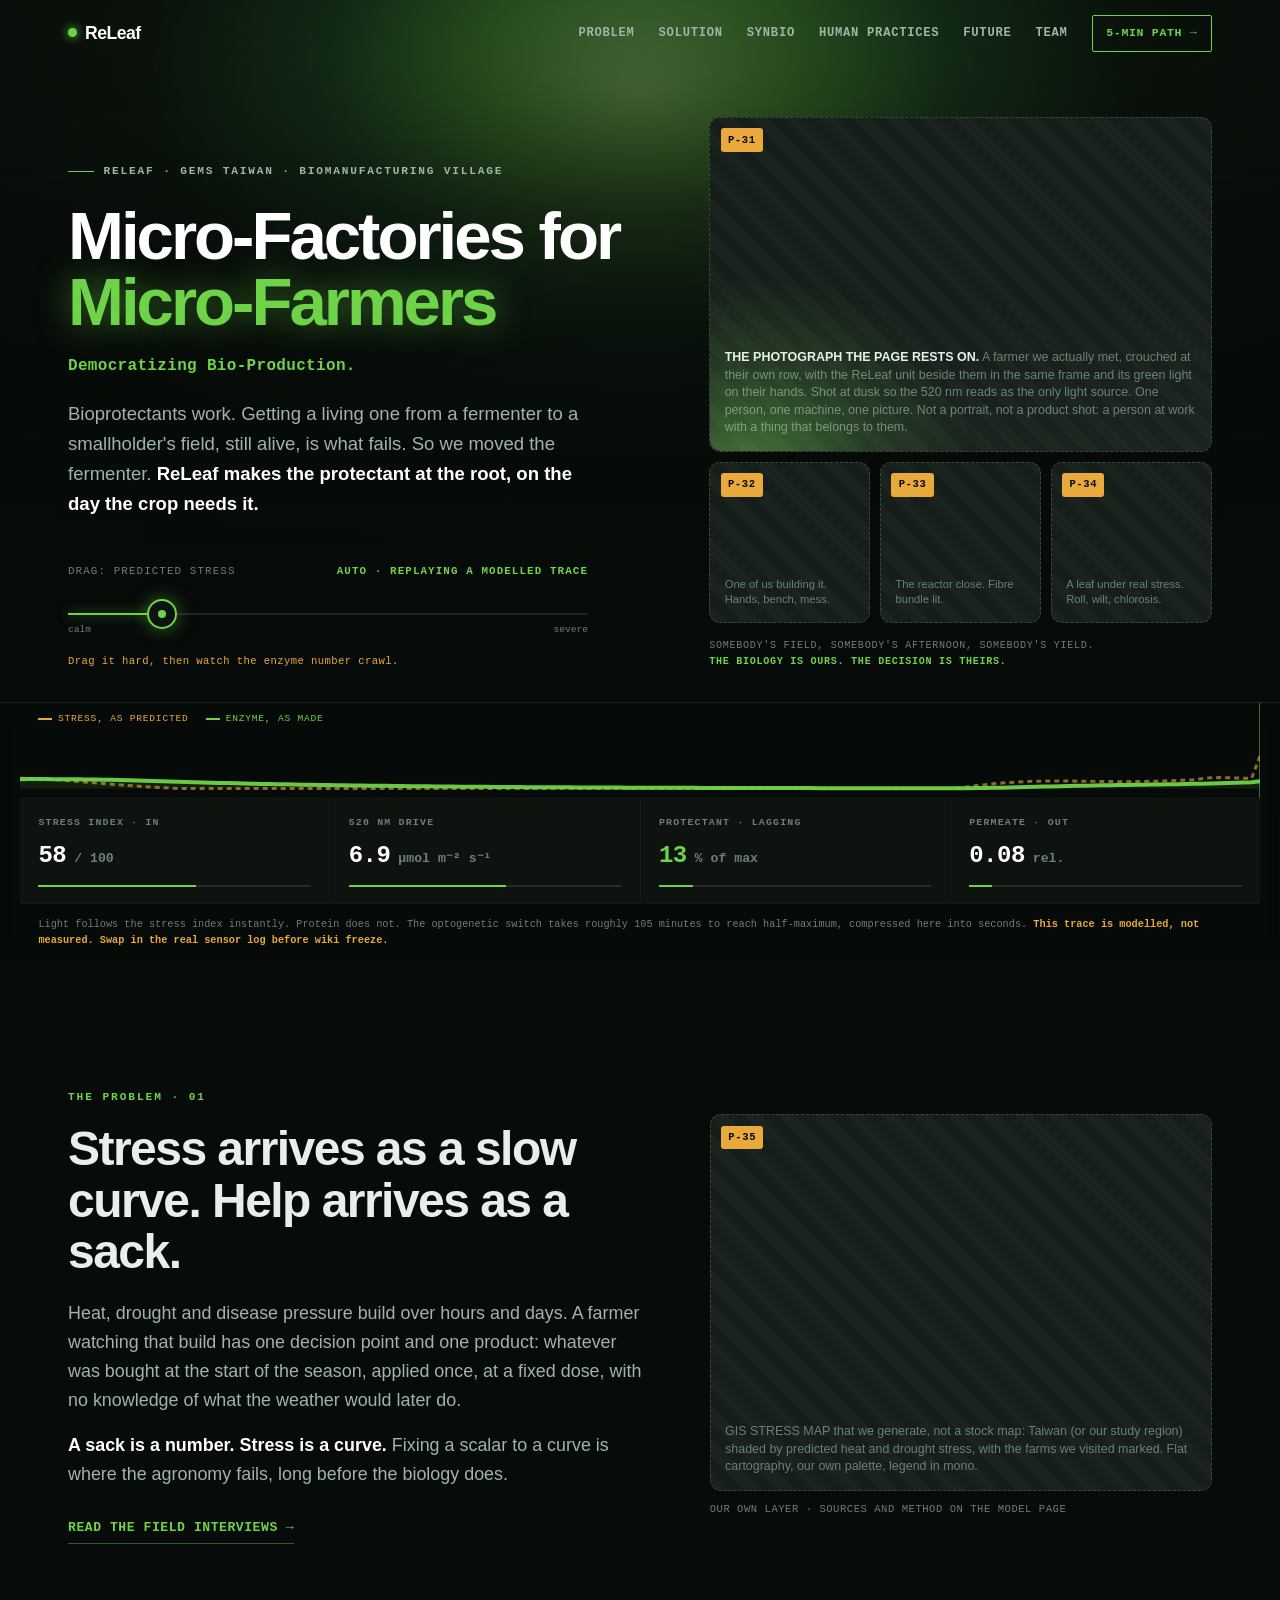
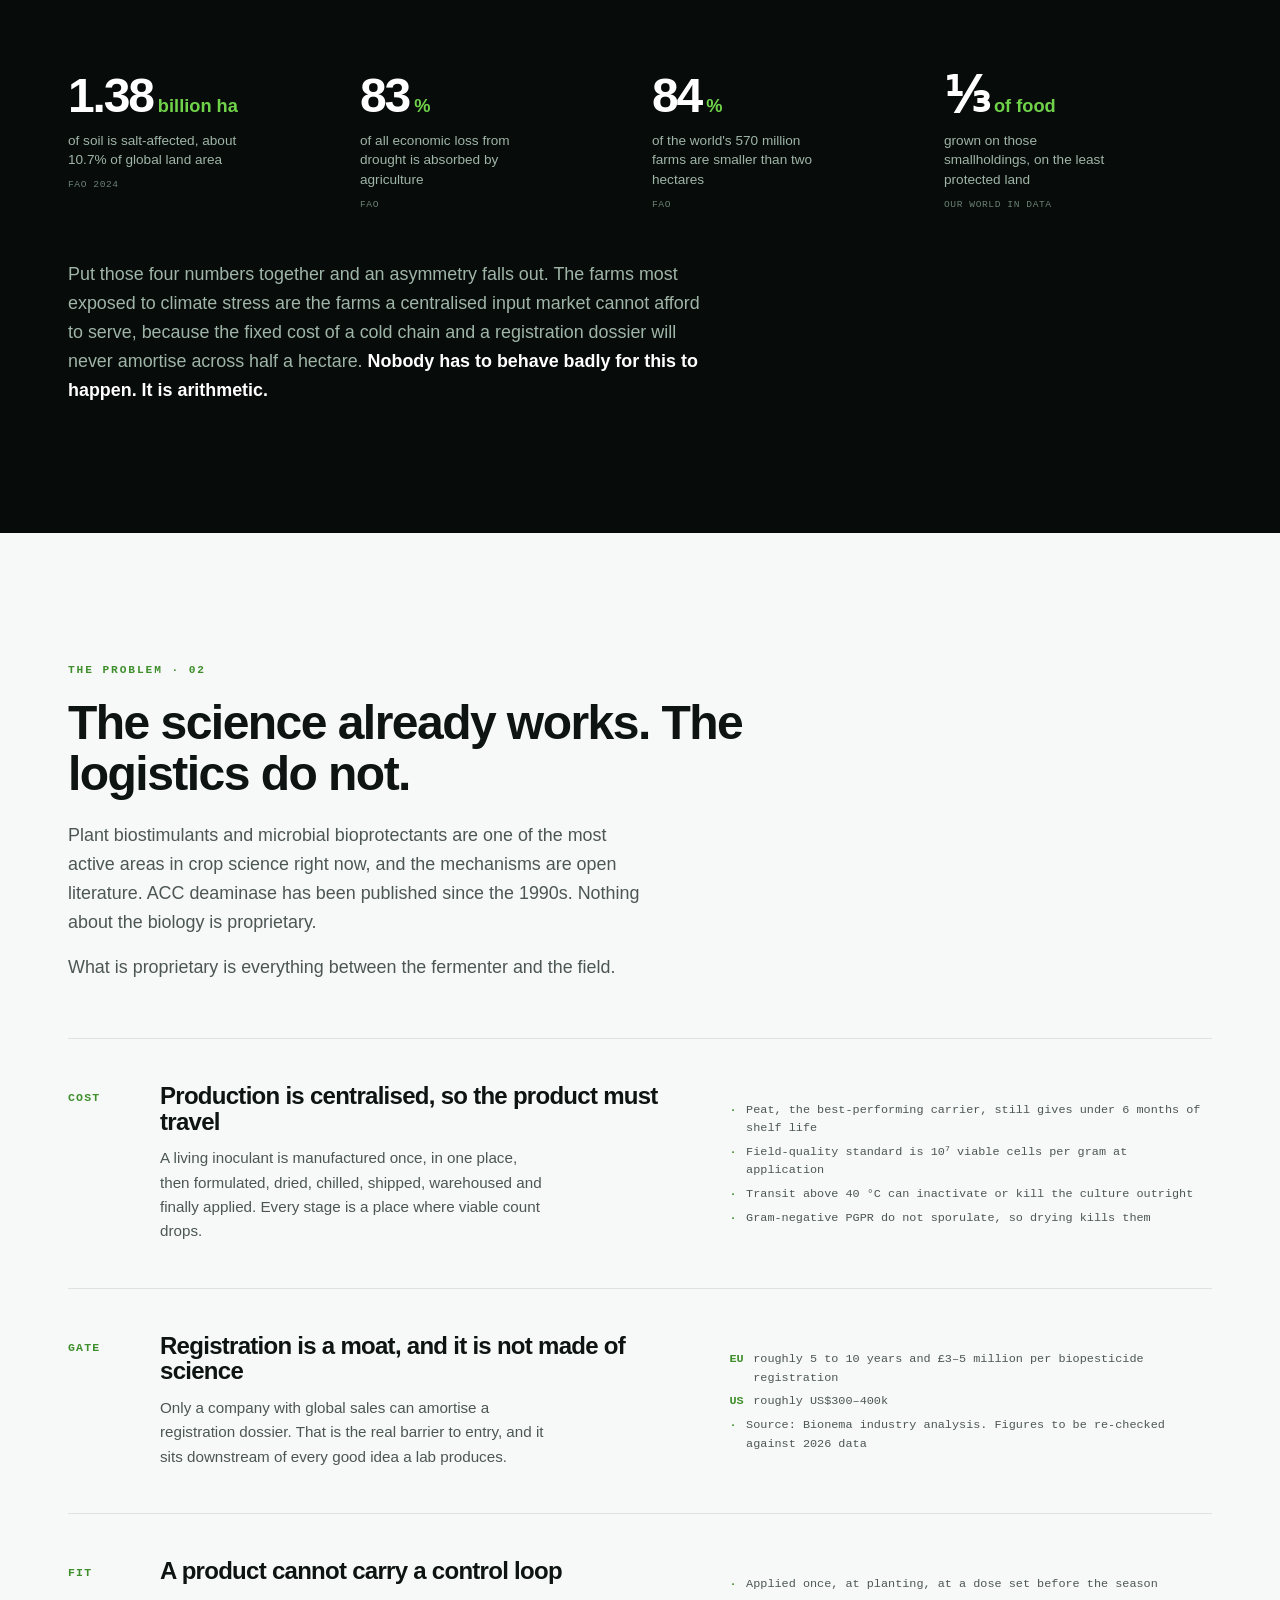
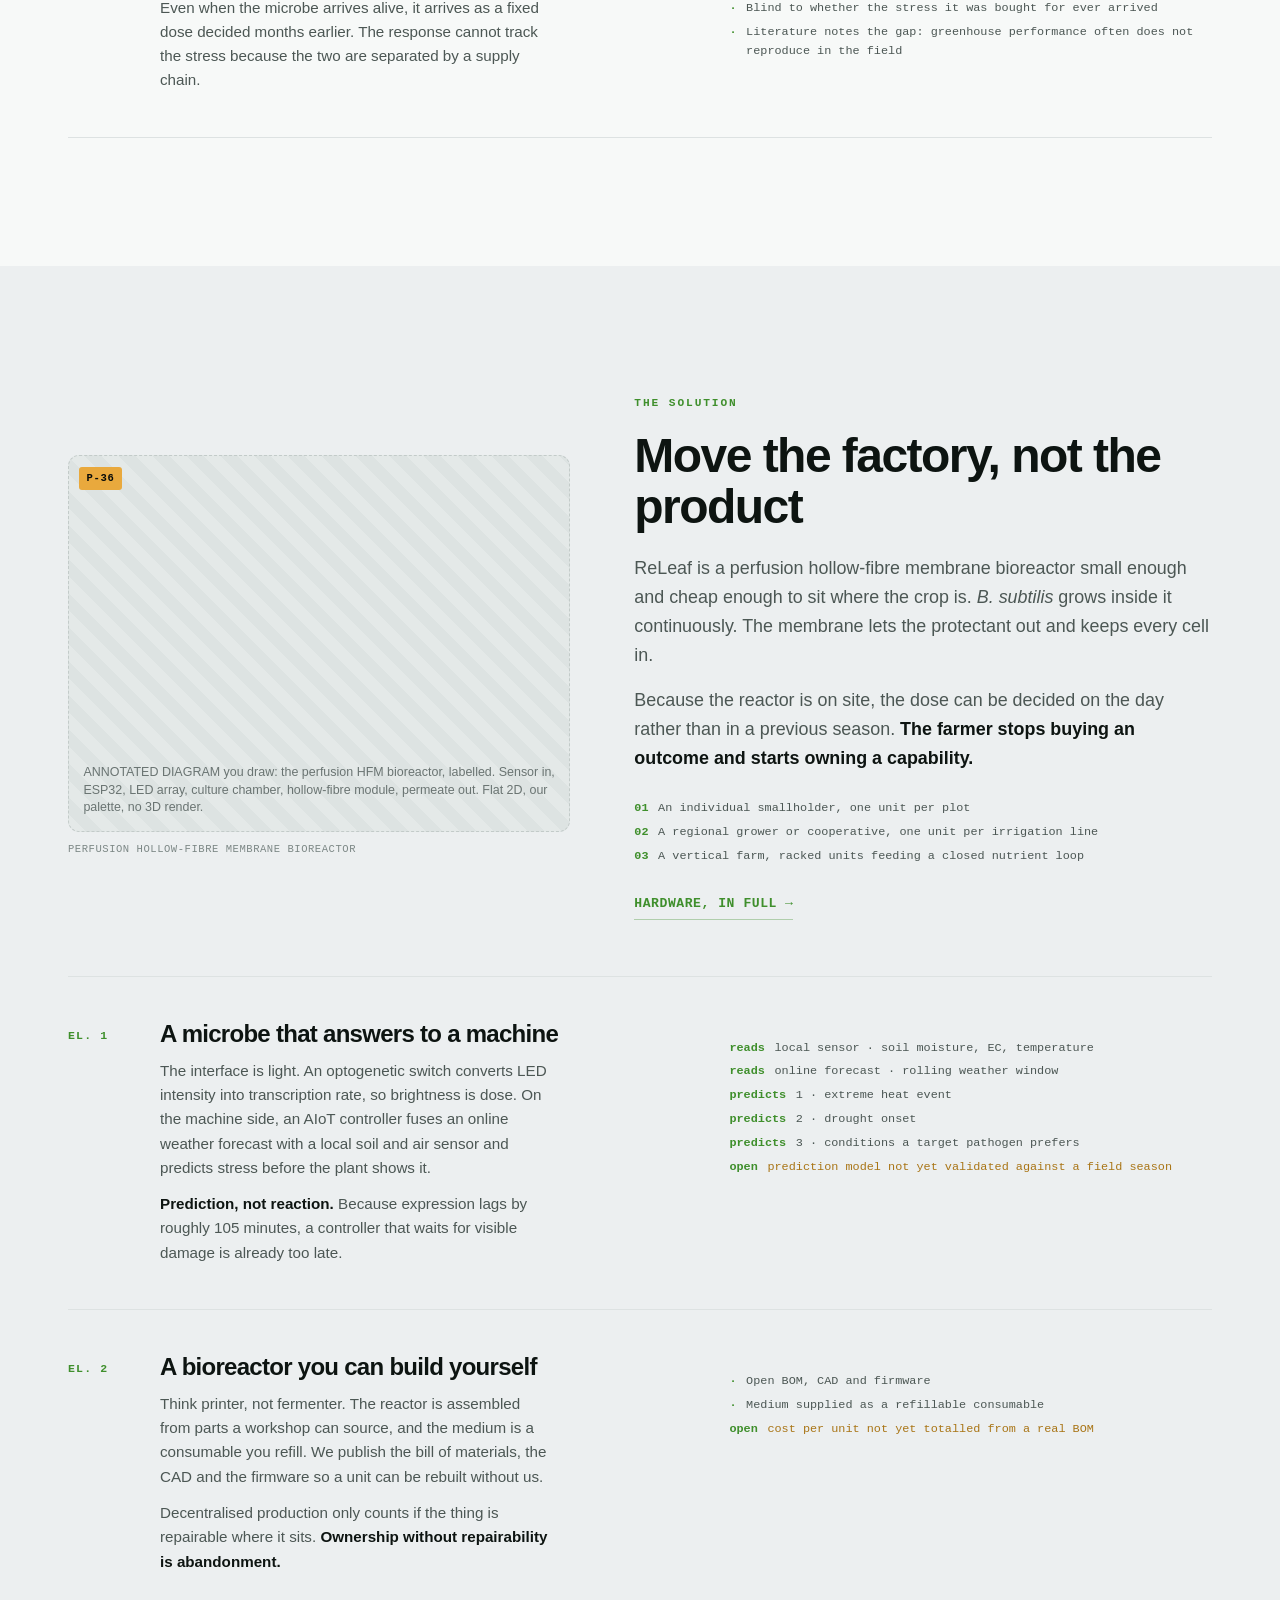
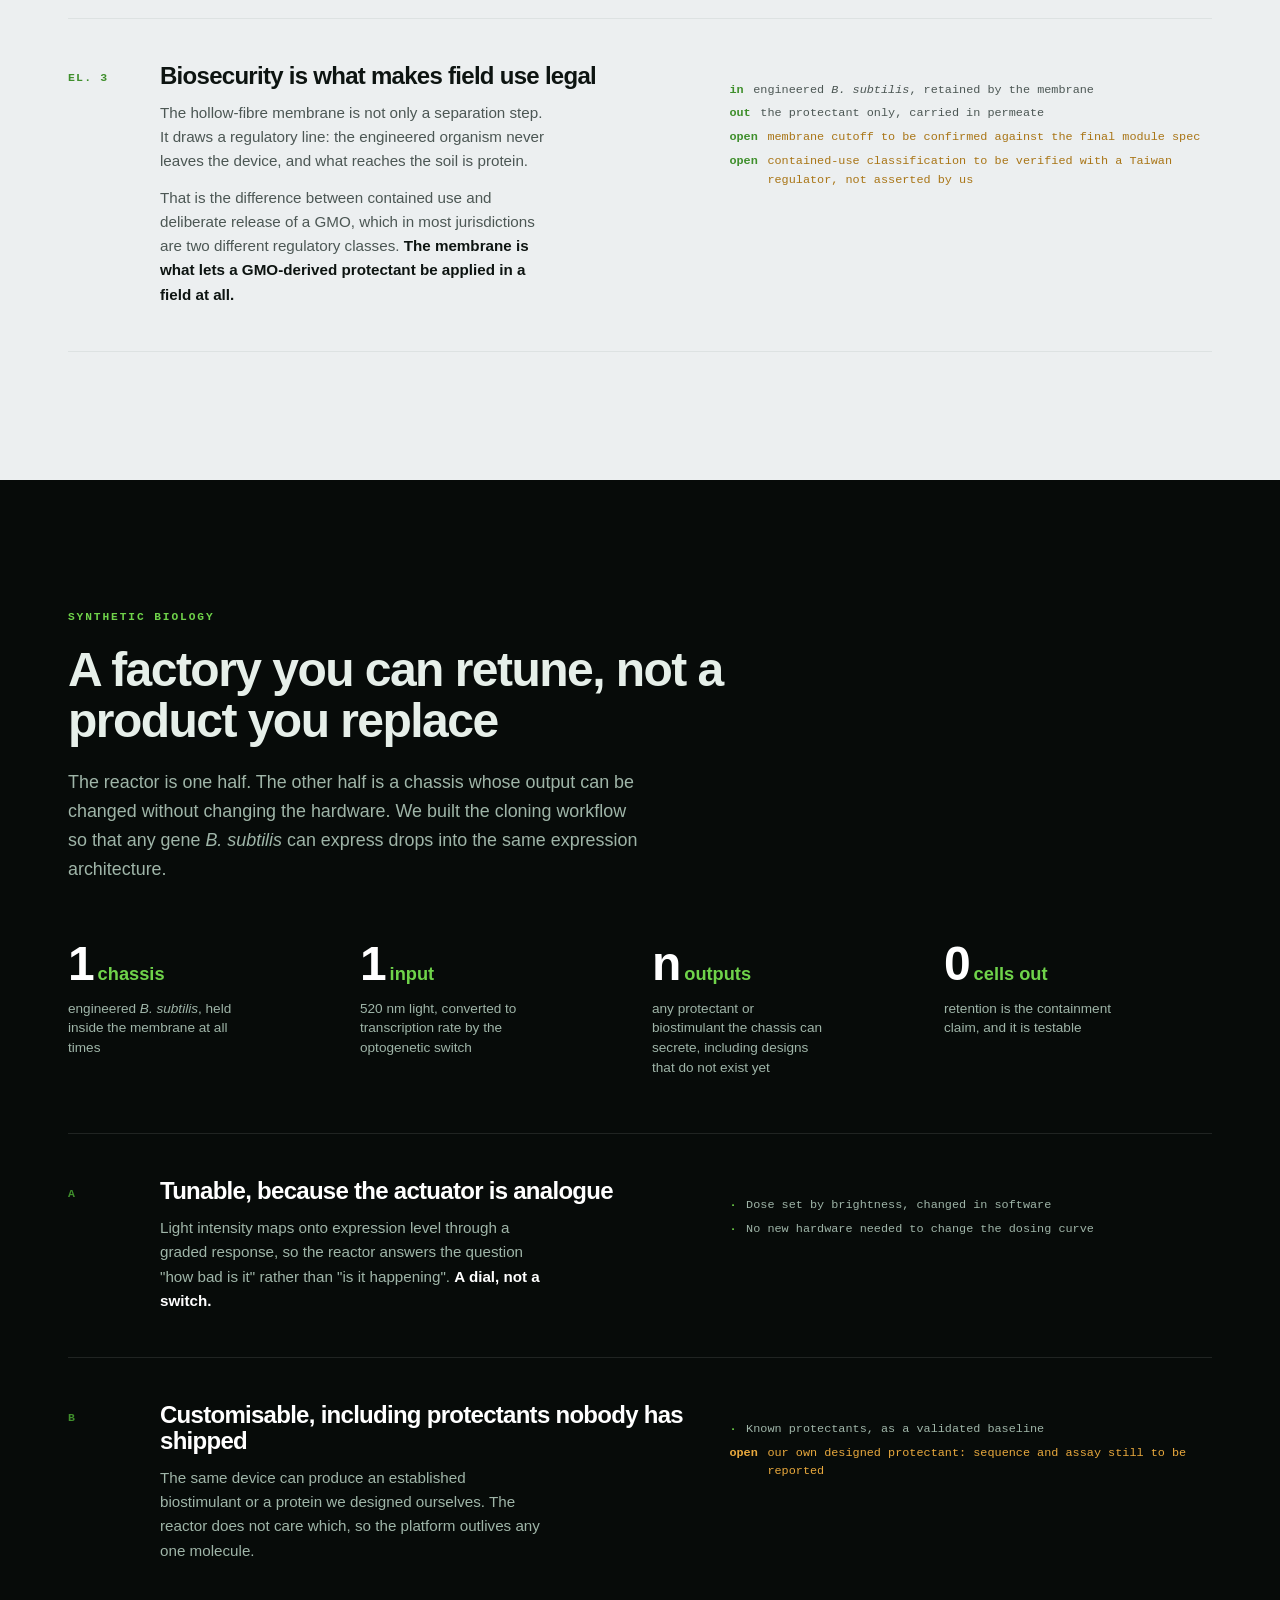
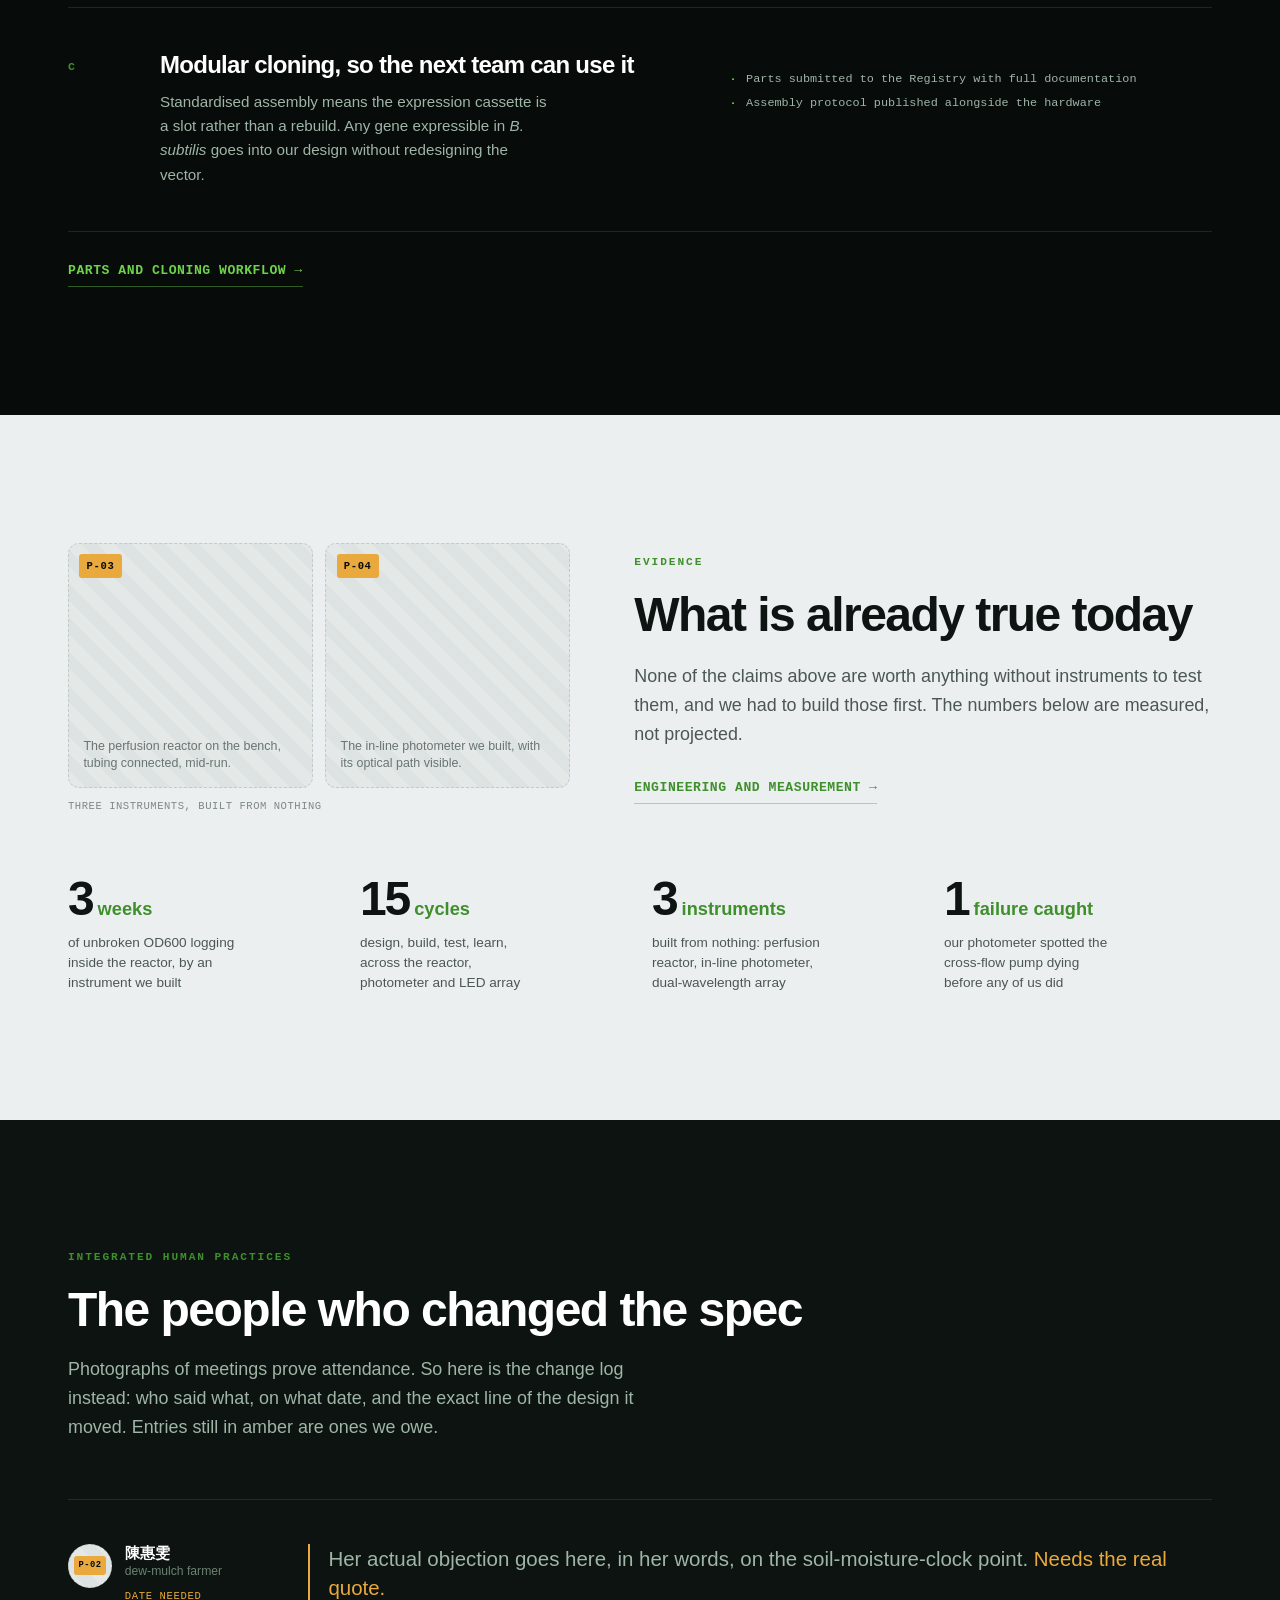
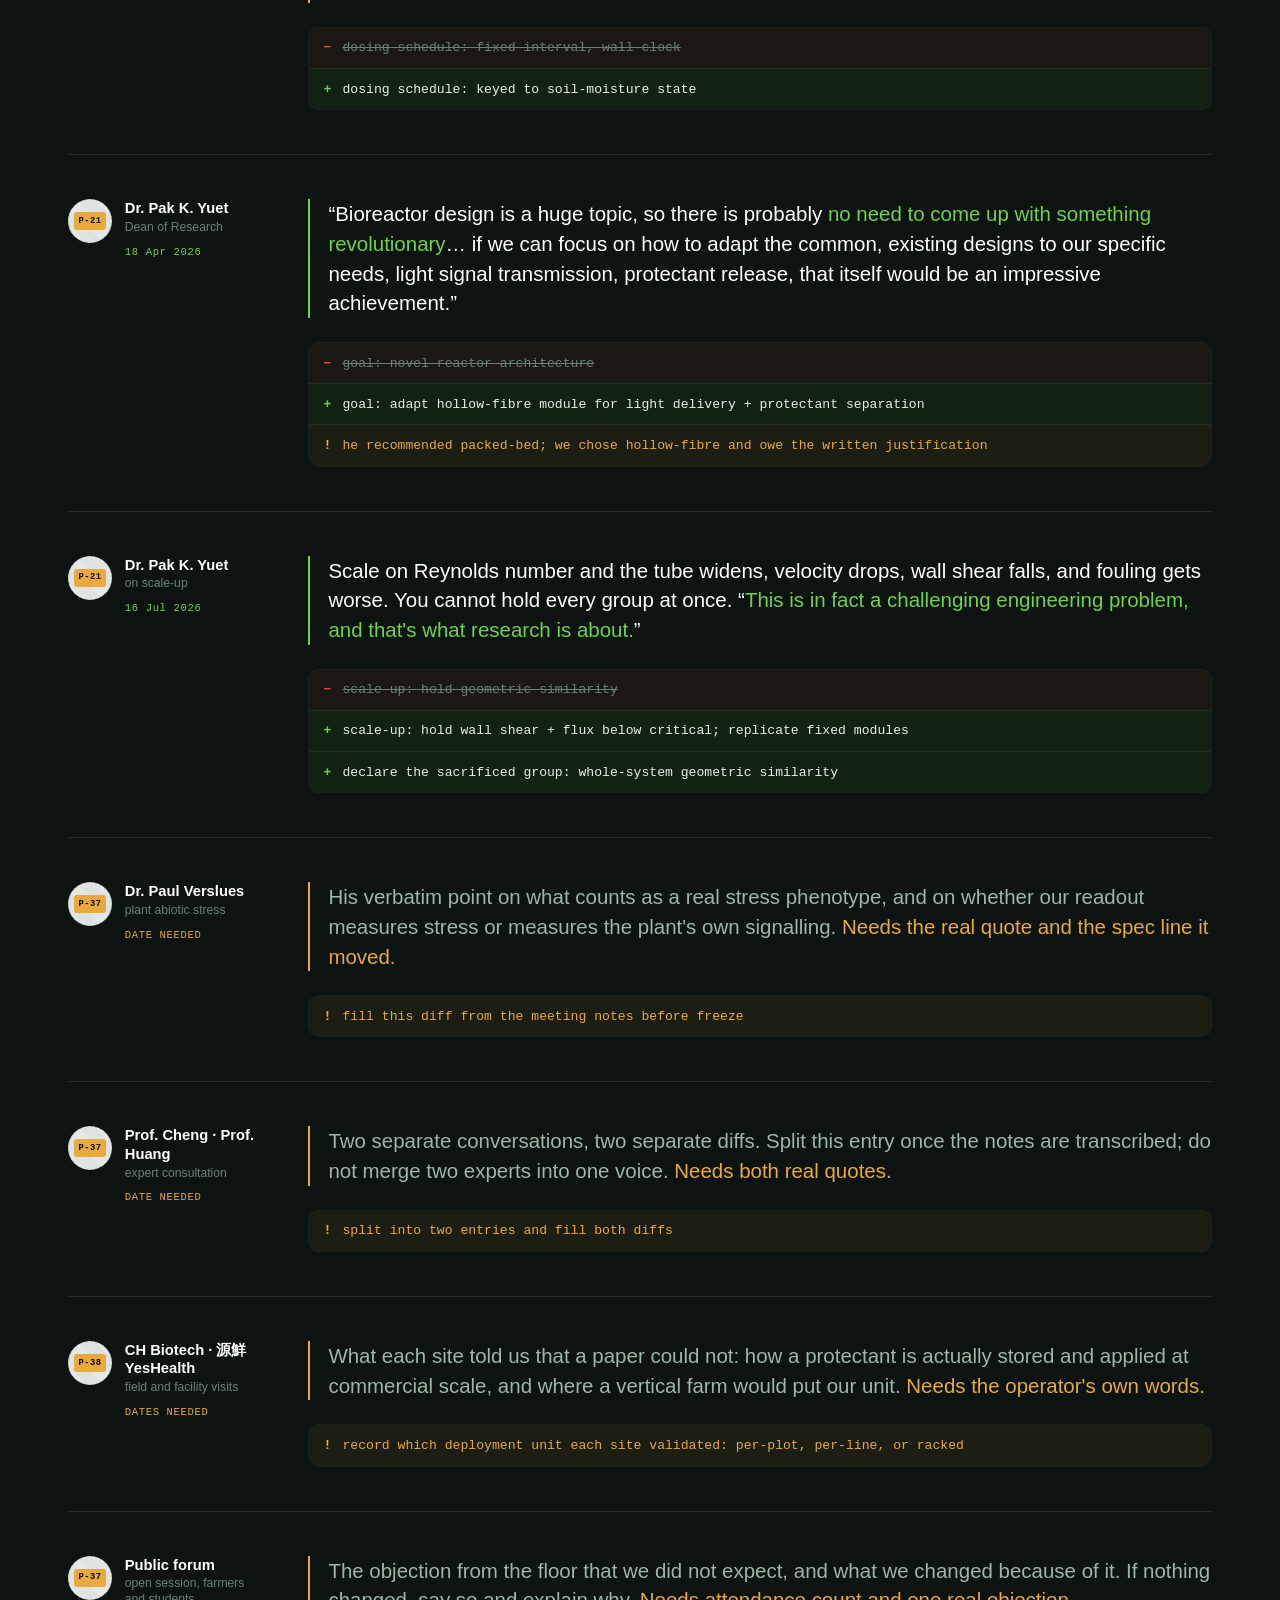
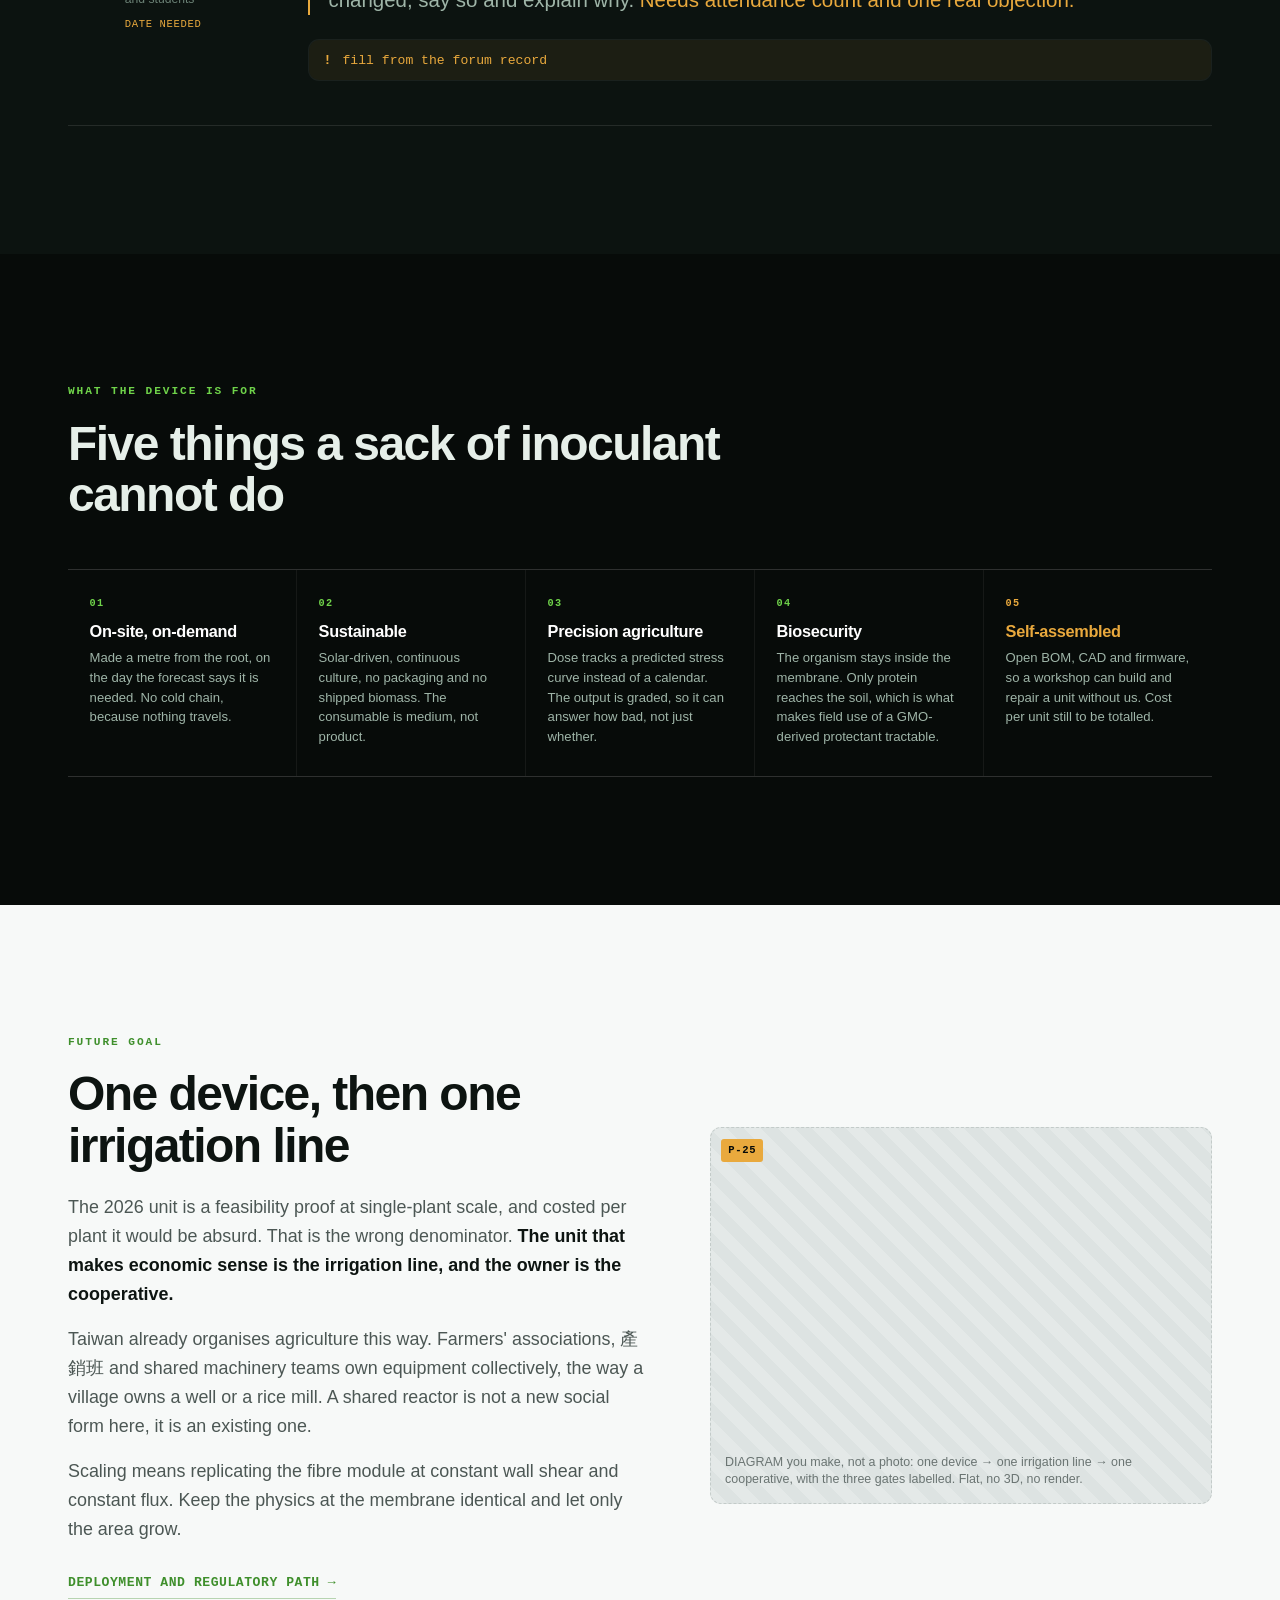
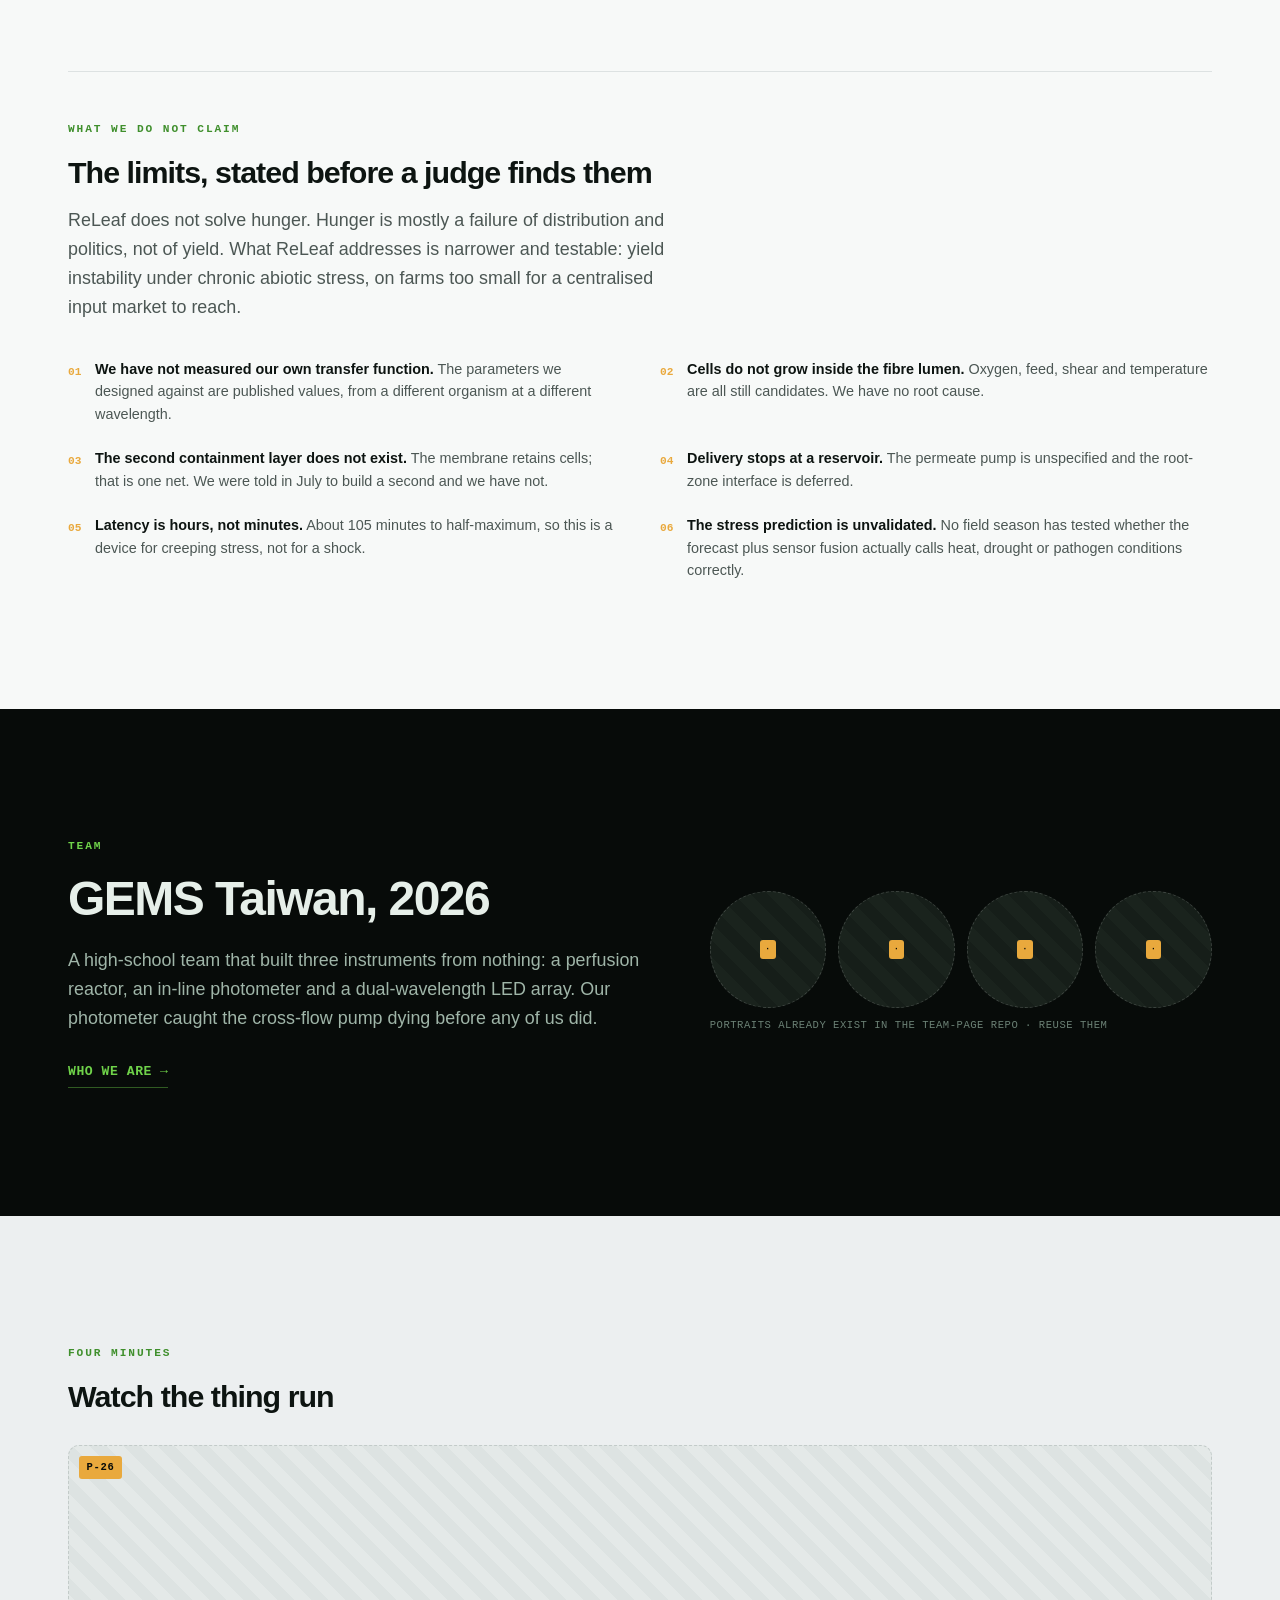
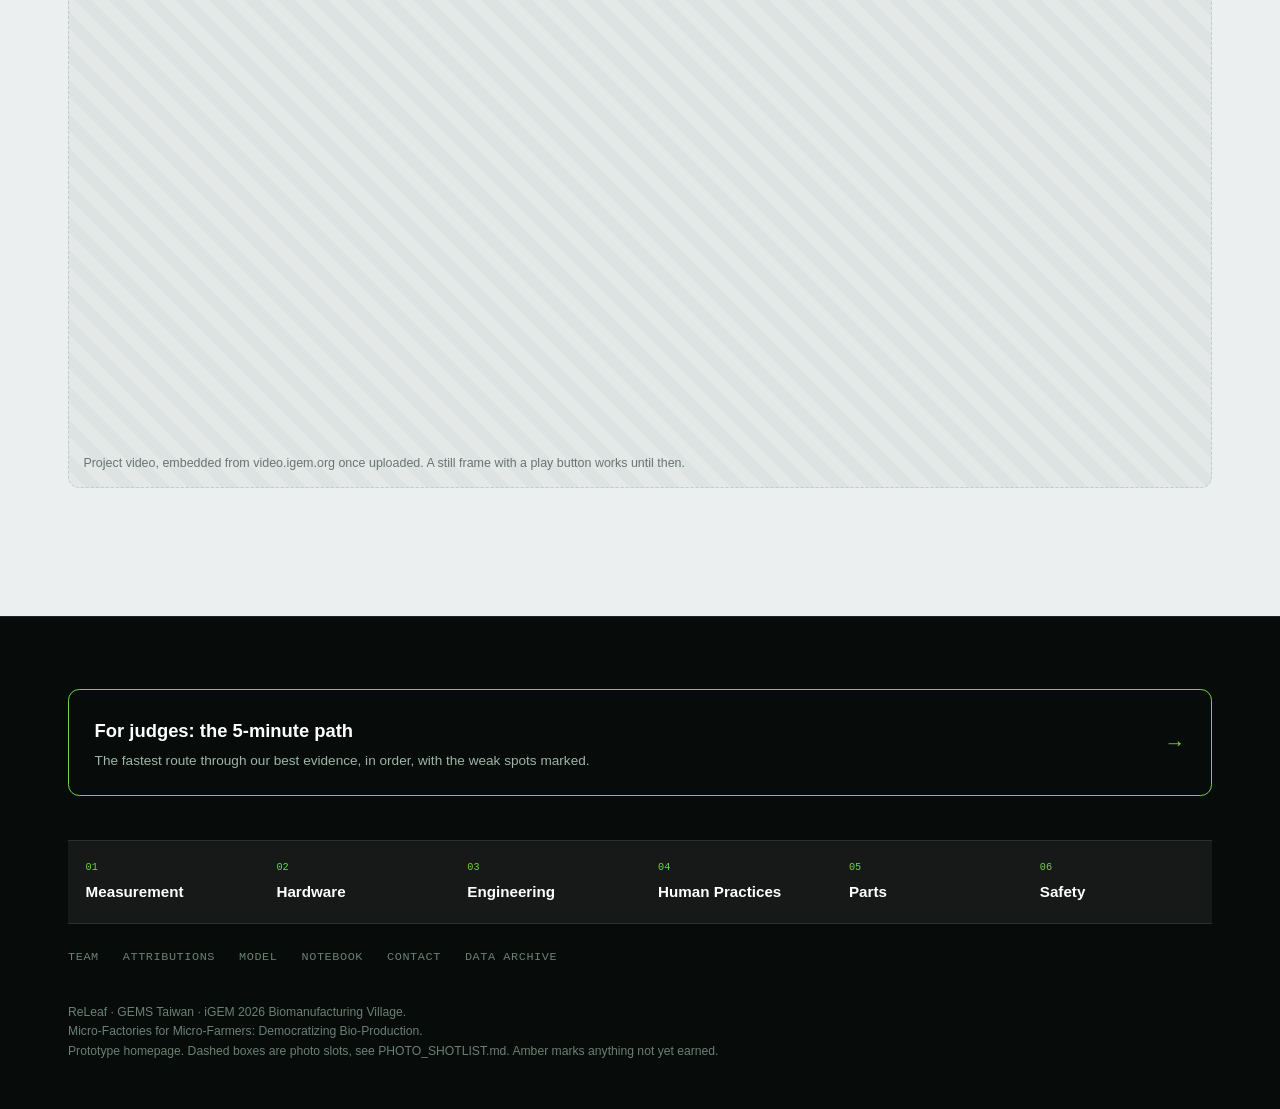
<file: index_v4_darkinstrument.html>
<!DOCTYPE html>
<!--
  =============================================================================
  ReLeaf — wiki homepage v0.4  ·  GEMS-Taiwan 2026
  Hallmark · pre-emit critique: P5 H4 E5 S4 R5 V4
  /* Hallmark · macrostructure: Long Document · genre: atmospheric
   * theme: (project palette preserved — 520 nm green on near-black)
   * nav: N9 edge-aligned · footer: Ft6 six-cell index
   * enrichment: Tier-A CSS/SVG instrument rig (retained from v0.3)
   * tone: technical · audience: iGEM judges, then farmers and instructors
   */
  -----------------------------------------------------------------------------
  WHAT CHANGED FROM v0.3

  v0.3 was organised around one claim (proportional light). The instructor
  meeting of last week set a required element list: first visual, problem,
  slogan, solution, three elements, synbio, iHP, product highlight, future.
  So the page is now a document with an argument arc, not a demo with sections.

  The hero keeps the drag-rig, because no benchmark site lets a visitor operate
  the mechanism and that is still our only uncopyable move. It gains a 2x2
  photo block (farmer · student · bioreactor · stressed plant) so the required
  "1st Visual" lands inside the first viewport instead of below it.

  SENSOR FRAMING. v0.3 drove the rig from soil salinity alone. The AIoT spec
  predicts three things (heat, drought, pathogen-favourable conditions) from a
  local sensor plus an online forecast, so the rig input is now a composite
  stress index. The physics of the lag filter is unchanged.

  PHOTO SLOTS. Every dashed box is `<div class="ph" data-shot="P-nn">`.
  P-01..P-30 match PHOTO_SHOTLIST.md. P-31..P-38 are new and appended there.
  Replace with <img> keeping the wrapper classes.

  AMBER = UNVERIFIED. Anything in --amber is a number or claim we have not yet
  earned. Do not let amber survive to freeze without either evidence or removal.

  FONTS. Self-host and swap --font-display / --font-body; the wiki blocks
  cross-origin resources. System stack until then.
  =============================================================================
-->
<html lang="en">
<head>
<meta charset="utf-8">
<meta name="viewport" content="width=device-width, initial-scale=1">
<title>ReLeaf — Micro-Factories for Micro-Farmers · GEMS-Taiwan 2026</title>
<meta name="description" content="ReLeaf builds a perfusion hollow-fibre bioreactor that lets a farmer produce bioprotectants on site, on demand, at the moment the crop needs them.">
<style>
/* ── tokens ──────────────────────────────────────────────────────────────── */
:root{
  color-scheme:dark;   /* single-theme by design: the glow needs the dark */
  --void:#070b09;
  --void-2:#0c1310;
  --panel:#111a15;
  --edge:rgba(255,255,255,.10);
  --edge-2:rgba(255,255,255,.06);

  --g520:#6fd34a;         /* our wavelength. the only saturated accent. */
  --g520-dim:#3f8f2c;
  --g660:#e2483a;         /* the reset channel, used sparingly */
  --amber:#e9a93d;        /* anything open, unfinished, or honest */

  --lite:#f7f9f8;
  --lite-2:#eceff0;
  --lite-line:#dde2e2;
  --ink:#0d1411;
  --ink-2:#4c5754;
  --ink-3:#7d8886;

  --on-dark:#e6efe9;
  --on-dark-2:#9fb5a8;
  --on-dark-3:#6b8175;

  --radius:1.25rem; --radius-sm:.7rem;
  --max:1240px;
  --font-display:-apple-system,BlinkMacSystemFont,"Segoe UI",Roboto,"Helvetica Neue",Arial,sans-serif;
  --font-body:-apple-system,BlinkMacSystemFont,"Segoe UI",Roboto,"Helvetica Neue",Arial,"Noto Sans TC",sans-serif;
  --mono:ui-monospace,SFMono-Regular,Menlo,Consolas,monospace;
}
*{box-sizing:border-box}
html,body{overflow-x:clip}
html{-webkit-text-size-adjust:100%; scroll-behavior:smooth}
body{
  margin:0; background:var(--void); color:var(--on-dark);
  font-family:var(--font-body); font-size:17px; line-height:1.62;
  -webkit-font-smoothing:antialiased;
}
h1,h2,h3,h4{margin:0; font-family:var(--font-display); font-weight:700; line-height:1.07;
  letter-spacing:-.032em; font-style:normal; overflow-wrap:anywhere; min-width:0}
p{margin:0}
img{display:block; max-width:100%}
a{color:inherit; text-decoration:none}
:focus-visible{outline:2px solid var(--g520); outline-offset:3px}

.wrap{max-width:var(--max); margin:0 auto; padding:0 clamp(1rem,4vw,3rem)}
.band{padding:clamp(4.5rem,10vw,8.5rem) 0}
.band--lite{background:var(--lite); color:var(--ink)}
.band--lite2{background:var(--lite-2); color:var(--ink)}

.kick{
  display:block; font-family:var(--mono); font-size:.7rem; font-weight:700;
  letter-spacing:.17em; text-transform:uppercase; color:var(--g520); margin-bottom:1.1rem;
}
.band--lite .kick,.band--lite2 .kick{color:var(--g520-dim)}
.h1{font-size:clamp(2.15rem,5.4vw,4.2rem); line-height:.99; letter-spacing:-.045em}
.h2{font-size:clamp(1.85rem,4.2vw,3rem)}
.h3{font-size:clamp(1.35rem,2.6vw,1.9rem)}
.lede{font-size:clamp(1.02rem,1.4vw,1.16rem); color:var(--on-dark-2); max-width:58ch}
.band--lite .lede,.band--lite2 .lede{color:var(--ink-2)}
.lede b{color:#fff; font-weight:700}
.band--lite .lede b,.band--lite2 .lede b{color:var(--ink)}
.mono{font-family:var(--mono)}
.hd{max-width:48rem}

.out{
  display:inline-flex; align-items:center; gap:.5rem; margin-top:1.75rem;
  font-family:var(--mono); font-weight:700; font-size:.82rem; letter-spacing:.04em;
  text-transform:uppercase; color:var(--g520);
  border-bottom:1px solid rgba(111,211,74,.4); padding-bottom:.3rem;
  transition:gap .18s ease,border-color .18s ease; white-space:nowrap;
}
.out:hover{gap:.9rem; border-color:var(--g520)}
.band--lite .out,.band--lite2 .out{color:var(--g520-dim); border-color:rgba(63,143,44,.35)}

/* ── photo slot ──────────────────────────────────────────────────────────── */
.ph{
  position:relative; overflow:hidden; border-radius:var(--radius-sm);
  background:repeating-linear-gradient(45deg,#1a231d 0 12px,#161e19 12px 24px);
  border:1px dashed rgba(255,255,255,.16);
  display:flex; flex-direction:column; justify-content:flex-end; padding:.9rem; gap:.3rem;
  min-height:140px;
}
.ph__id{
  position:absolute; top:.65rem; left:.65rem; font-family:var(--mono); font-size:.66rem;
  font-weight:700; letter-spacing:.06em; color:var(--void); background:var(--amber);
  padding:.2rem .45rem; border-radius:3px;
}
.ph__t{font-size:.78rem; line-height:1.4; color:var(--on-dark-3); font-weight:500}
.band--lite .ph,.band--lite2 .ph{
  background:repeating-linear-gradient(45deg,#e4e9e8 0 12px,#dde3e2 12px 24px);
  border-color:#c3cbc9;
}
.band--lite .ph__t,.band--lite2 .ph__t{color:#6a7472}
.ph--round{border-radius:50%; min-height:0; aspect-ratio:1; padding:0;
  align-items:center; justify-content:center}
.ph--round .ph__id{position:static; font-size:.55rem; padding:.12rem .3rem}
.ph--round .ph__t{display:none}

/* ── nav · N9 edge-aligned ───────────────────────────────────────────────── */
.nav{position:fixed; inset:0 0 auto 0; z-index:70; height:68px; display:flex; align-items:center;
  transition:background .25s ease,border-color .25s ease; border-bottom:1px solid transparent}
.nav.stuck{background:rgba(7,11,9,.86); backdrop-filter:blur(12px); border-bottom-color:var(--edge)}
.nav .wrap{display:flex; align-items:center; gap:1.5rem; width:100%}
.nav__mark{display:flex; align-items:baseline; gap:.5rem; font-family:var(--font-display);
  font-weight:700; font-size:1.1rem; letter-spacing:-.03em; color:#fff}
.nav__dot{width:9px; height:9px; border-radius:50%; background:var(--g520);
  box-shadow:0 0 10px var(--g520); flex:0 0 9px; transform:translateY(-2px)}
.nav__links{display:none; gap:1.5rem; margin-left:auto; font-family:var(--mono);
  font-size:.76rem; letter-spacing:.06em; text-transform:uppercase; font-weight:700}
.nav__links a{color:var(--on-dark-2); white-space:nowrap}
.nav__links a:hover{color:var(--g520)}
.nav__cta{margin-left:auto; font-family:var(--mono); font-size:.72rem; font-weight:700;
  letter-spacing:.06em; text-transform:uppercase; white-space:nowrap;
  border:1px solid var(--g520); color:var(--g520); padding:.5rem .85rem; border-radius:2px}
.nav__cta:hover{background:var(--g520); color:var(--void)}
@media(min-width:1100px){ .nav__links{display:flex} .nav__cta{margin-left:0} }

/* ══ HERO ══════════════════════════════════════════════════════════════════ */
.hero{position:relative; min-height:100svh; display:flex; flex-direction:column;
  justify-content:flex-end; overflow:hidden; background:var(--void)}
.bloom{
  position:absolute; left:50%; top:9%; width:150%; aspect-ratio:1/.62;
  transform:translate(-50%,-50%); pointer-events:none; will-change:opacity,transform;
  background:
    radial-gradient(ellipse 38% 44% at 50% 50%, rgba(178,255,130,1) 0%, rgba(120,225,80,.8) 22%, rgba(72,190,90,.38) 44%, rgba(24,110,52,0) 70%),
    radial-gradient(ellipse 72% 66% at 50% 54%, rgba(63,143,44,.42) 0%, rgba(20,70,40,0) 72%);
  filter:blur(10px); opacity:.2;
}
.grain{position:absolute; inset:0; pointer-events:none; opacity:.5; mix-blend-mode:overlay}
.horizon{position:relative; height:96px; border-bottom:1px solid var(--edge-2)}
.horizon svg{position:absolute; inset:0; width:100%; height:100%; display:block}
.horizon__key{position:absolute; top:.5rem; left:1.15rem; display:flex; gap:1.1rem;
  font-family:var(--mono); font-size:.6rem; letter-spacing:.08em; text-transform:uppercase;
  color:var(--on-dark-3); pointer-events:none}
.horizon__key i{font-style:normal; display:inline-flex; align-items:center; gap:.35rem}
.horizon__key i::before{content:""; width:14px; height:2px; background:currentColor}
.horizon__key .k-ec{color:var(--amber)} .horizon__key .k-ex{color:var(--g520)}
.horizon__now{position:absolute; top:0; bottom:0; right:0; width:1px;
  background:rgba(111,211,74,.5); pointer-events:none}
.hero__vig{position:absolute; inset:0; pointer-events:none;
  background:radial-gradient(ellipse 90% 75% at 50% 55%, transparent 40%, rgba(7,11,9,.72) 100%)}
.hero__floor{position:absolute; inset:0; z-index:2; pointer-events:none;
  background:linear-gradient(to bottom,
    rgba(7,11,9,0) 0%, rgba(7,11,9,.28) 9%, rgba(7,11,9,.70) 22%,
    rgba(7,11,9,.90) 38%, rgba(7,11,9,.96) 62%)}

.hero__inner{position:relative; z-index:3; width:100%; padding-bottom:clamp(1.25rem,3vw,2rem)}
.hero__top{padding-top:clamp(6.5rem,13vh,9.5rem)}
.hero__grid{display:grid; gap:clamp(2rem,4vw,3.25rem); align-items:end}
@media(min-width:1040px){.hero__grid{grid-template-columns:1.08fr minmax(0,.92fr)}}
.tagline{display:inline-flex; align-items:center; gap:.6rem; font-family:var(--mono);
  font-size:.7rem; font-weight:700; letter-spacing:.16em; text-transform:uppercase;
  color:var(--on-dark-2); margin-bottom:1.4rem}
.tagline::before{content:""; width:26px; height:1px; background:var(--g520)}
.hero__h1{color:#fff; max-width:15ch}
.hero__h1 em{font-style:normal; color:var(--g520); text-shadow:0 0 34px rgba(111,211,74,.5)}
.hero__slog{font-family:var(--mono); font-size:clamp(.82rem,1.5vw,1rem); font-weight:700;
  letter-spacing:.02em; color:var(--g520); margin-top:1.15rem}
.hero__sub{color:var(--on-dark-2); font-size:clamp(1rem,1.5vw,1.16rem); margin-top:1.15rem;
  max-width:52ch; font-weight:500}
.hero__sub b{color:#fff}

/* ── FIRST VISUAL ─────────────────────────────────────────────────────────
   One human frame carries the page, not four equal thumbnails. The lead photo
   has the farmer AND the device in the same shot, so the humanity and the
   biotechnology are one picture rather than two claims. The ::after spill
   throws our own 520 nm green across the lower-left of that frame, which makes
   the reactor's light physically touch the person it is for. Everything else
   is support, and support is smaller.
   ------------------------------------------------------------------------- */
.fv{display:grid; gap:.6rem}
.fv__lead{position:relative; aspect-ratio:3/2; min-height:0}
.fv__lead::after{
  content:""; position:absolute; inset:0; pointer-events:none; border-radius:inherit;
  background:
    radial-gradient(ellipse 62% 78% at 8% 104%, rgba(111,211,74,.42) 0%, rgba(111,211,74,.14) 38%, rgba(111,211,74,0) 72%),
    linear-gradient(to top, rgba(7,11,9,.55) 0%, rgba(7,11,9,0) 46%);
  mix-blend-mode:screen;
}
.fv__row{display:grid; grid-template-columns:repeat(3,minmax(0,1fr)); gap:.6rem}
.fv__row .ph{aspect-ratio:1; min-height:0}
.fv__row .ph__t{font-size:.7rem; line-height:1.35}
.fv__cap{font-family:var(--mono); font-size:.63rem; letter-spacing:.07em;
  text-transform:uppercase; color:var(--on-dark-3); margin-top:.35rem; line-height:1.6}
.fv__cap b{color:var(--g520); font-weight:700}

/* ── the drag control ────────────────────────────────────────────────────── */
.rig{margin-top:clamp(1.75rem,4vw,2.75rem); max-width:520px}
.rig__lab{display:flex; justify-content:space-between; align-items:baseline; gap:1rem;
  font-family:var(--mono); font-size:.68rem; letter-spacing:.1em; text-transform:uppercase;
  color:var(--on-dark-3); margin-bottom:.7rem}
.rig__lab b{color:var(--g520); font-weight:700; text-align:right}
.rig__track{position:relative; height:44px; cursor:ew-resize; touch-action:none;
  display:flex; align-items:center}
.rig__rail{position:absolute; inset:auto 0; height:2px; background:var(--edge)}
.rig__fill{position:absolute; left:0; height:2px; width:var(--v,18%); background:var(--g520);
  box-shadow:0 0 12px rgba(111,211,74,.7)}
.rig__thumb{position:absolute; left:var(--v,18%); width:30px; height:30px; margin-left:-15px;
  border-radius:50%; background:var(--void-2); border:2px solid var(--g520);
  box-shadow:0 0 18px rgba(111,211,74,.45); display:grid; place-items:center}
.rig__thumb::after{content:""; width:8px; height:8px; border-radius:50%; background:var(--g520)}
.rig__ticks{position:absolute; inset:auto 0 -2px; display:flex; justify-content:space-between;
  font-family:var(--mono); font-size:.6rem; color:var(--on-dark-3); pointer-events:none}
.rig__hint{font-family:var(--mono); font-size:.66rem; color:var(--amber); margin-top:1.1rem;
  letter-spacing:.04em; min-height:1.2em}

/* ── instrument strip ────────────────────────────────────────────────────── */
.strip{position:relative; z-index:3; border-top:1px solid var(--edge);
  background:rgba(7,11,9,.55); backdrop-filter:blur(8px)}
.strip__g{display:grid; grid-template-columns:repeat(2,minmax(0,1fr)); gap:1px; background:var(--edge-2)}
@media(min-width:820px){.strip__g{grid-template-columns:repeat(4,minmax(0,1fr))}}
.gauge{padding:1rem 1.15rem; background:rgba(7,11,9,.4)}
.gauge__l{font-family:var(--mono); font-size:.62rem; font-weight:700; letter-spacing:.12em;
  text-transform:uppercase; color:var(--on-dark-3)}
.gauge__v{font-family:var(--mono); font-size:clamp(1.15rem,2.1vw,1.5rem); font-weight:700;
  color:#fff; margin-top:.35rem; letter-spacing:-.02em; font-variant-numeric:tabular-nums}
.gauge__v small{font-size:.55em; color:var(--on-dark-3); font-weight:600; letter-spacing:0}
.gauge--lag .gauge__v{color:var(--g520)}
.gauge__b{height:2px; margin-top:.6rem; background:var(--edge)}
.gauge__b i{display:block; height:100%; width:0; background:var(--g520); transition:width .1s linear}
.strip__note{font-family:var(--mono); font-size:.64rem; color:var(--on-dark-3);
  padding:.7rem 1.15rem; border-top:1px solid var(--edge-2); line-height:1.6}
.strip__note b{color:var(--amber)}

/* ── layout helpers ──────────────────────────────────────────────────────── */
.split{display:grid; gap:clamp(2rem,5vw,4rem); align-items:center}
@media(min-width:980px){
  .split{grid-template-columns:1.15fr minmax(0,1fr)}
  .split--flip{grid-template-columns:minmax(0,1fr) 1.15fr}
  .split--flip .media{order:-1}
}
.solo{width:100%; aspect-ratio:4/3}
.wide{width:100%; aspect-ratio:21/9}
.pair{display:grid; grid-template-columns:repeat(2,minmax(0,1fr)); gap:.75rem}
.pair .ph{aspect-ratio:1; min-height:0}
.pair__cap{font-family:var(--mono); font-size:.66rem; color:var(--on-dark-3); margin-top:.6rem;
  letter-spacing:.05em; text-transform:uppercase}
.band--lite .pair__cap,.band--lite2 .pair__cap{color:var(--ink-3)}

/* ── numbers ─────────────────────────────────────────────────────────────── */
.nums{display:grid; grid-template-columns:repeat(2,minmax(0,1fr)); gap:2.5rem 1.5rem}
@media(min-width:900px){.nums{grid-template-columns:repeat(4,minmax(0,1fr))}}
.num__v{font-family:var(--font-display); font-size:clamp(2rem,4.2vw,3rem); font-weight:700;
  letter-spacing:-.045em; line-height:1; color:#fff}
.band--lite .num__v,.band--lite2 .num__v{color:var(--ink)}
.num__v em{font-style:normal; font-size:.38em; color:var(--g520); letter-spacing:0; font-weight:600}
.band--lite .num__v em,.band--lite2 .num__v em{color:var(--g520-dim)}
.num__l{font-size:.85rem; color:var(--on-dark-2); margin-top:.65rem; line-height:1.45; max-width:23ch}
.band--lite .num__l,.band--lite2 .num__l{color:var(--ink-2)}
.num__s{display:block; font-family:var(--mono); font-size:.6rem; letter-spacing:.06em;
  text-transform:uppercase; color:var(--on-dark-3); margin-top:.5rem}
.band--lite .num__s,.band--lite2 .num__s{color:var(--ink-3)}

/* ── the three elements ──────────────────────────────────────────────────── */
.elems{margin-top:clamp(2.5rem,6vw,3.5rem); border-top:1px solid var(--lite-line)}
.elem{border-bottom:1px solid var(--lite-line); padding:clamp(1.9rem,4vw,2.75rem) 0;
  display:grid; gap:1.5rem}
@media(min-width:900px){.elem{grid-template-columns:3.5rem 1.05fr minmax(0,.95fr); gap:2.25rem;
  align-items:start}}
.elem__n{font-family:var(--mono); font-size:.72rem; font-weight:700; color:var(--g520-dim);
  letter-spacing:.1em; padding-top:.4rem}
.elem__h{font-family:var(--font-display); font-weight:700;
  font-size:clamp(1.2rem,2.1vw,1.5rem); letter-spacing:-.03em; color:var(--ink)}
.elem__t{font-size:.95rem; line-height:1.6; color:var(--ink-2); margin-top:.75rem; max-width:46ch}
.elem__t b{color:var(--ink)}
.spec{margin-top:1.1rem; font-family:var(--mono); font-size:.74rem; line-height:1.55;
  display:grid; gap:.35rem}
.spec div{display:flex; gap:.6rem}
.spec span:first-child{color:var(--g520-dim); flex:0 0 auto; font-weight:700}
.spec span:last-child{color:var(--ink-2)}
.spec .u span:last-child{color:#a97516}

/* ── product highlight pillars ───────────────────────────────────────────── */
.pillars{display:grid; gap:1px; background:var(--edge-2);
  border-top:1px solid var(--edge); border-bottom:1px solid var(--edge);
  margin-top:clamp(2.25rem,5vw,3rem)}
@media(min-width:640px){.pillars{grid-template-columns:repeat(2,minmax(0,1fr))}}
@media(min-width:1040px){.pillars{grid-template-columns:repeat(5,minmax(0,1fr))}}
.pillar{padding:1.6rem 1.35rem 1.8rem; background:var(--void)}
.pillar__n{font-family:var(--mono); font-size:.64rem; font-weight:700; letter-spacing:.12em;
  color:var(--g520)}
.pillar__h{font-family:var(--font-display); font-weight:700; font-size:1.02rem; color:#fff;
  margin-top:.7rem; letter-spacing:-.02em}
.pillar__t{font-size:.82rem; line-height:1.5; color:var(--on-dark-2); margin-top:.5rem}
.pillar--open .pillar__n,.pillar--open .pillar__h{color:var(--amber)}

/* ── DESIGN CHANGELOG — our Human Practices form ─────────────────────────── */
.log{border-top:1px solid var(--edge); margin-top:clamp(2.5rem,6vw,3.5rem)}
.entry{border-bottom:1px solid var(--edge); padding:clamp(1.75rem,4vw,2.75rem) 0;
  display:grid; gap:1.5rem}
@media(min-width:900px){.entry{grid-template-columns:200px minmax(0,1fr); gap:2.5rem}}
.entry__who{display:flex; gap:.8rem; align-items:flex-start}
.entry__pic{width:44px; height:44px; flex:0 0 44px}
.entry__n{font-weight:700; font-size:.92rem; color:#fff; line-height:1.25}
.entry__r{font-size:.76rem; color:var(--on-dark-3); line-height:1.3; margin-top:.15rem}
.entry__d{font-family:var(--mono); font-size:.66rem; color:var(--g520); margin-top:.5rem;
  letter-spacing:.06em}
.entry__d[data-fill]{color:var(--amber)}
.said{font-size:clamp(1.02rem,1.8vw,1.28rem); line-height:1.45; color:#fff; font-weight:500;
  border-left:2px solid var(--g520); padding-left:1.15rem; margin:0}
.said mark{background:none; color:var(--g520)}
.said[data-fill]{border-left-color:var(--amber); color:var(--on-dark-2)}
.diff{margin-top:1.5rem; font-family:var(--mono); font-size:.82rem; line-height:1.6;
  background:var(--void-2); border:1px solid var(--edge-2); border-radius:var(--radius-sm);
  overflow:hidden}
.diff__r{display:flex; gap:.7rem; padding:.6rem .9rem}
.diff__r+.diff__r{border-top:1px solid var(--edge-2)}
.diff__s{flex:0 0 auto; font-weight:700}
.diff--out{background:rgba(226,72,58,.07)} .diff--out .diff__s{color:var(--g660)}
.diff--out .diff__t{color:var(--on-dark-3); text-decoration:line-through; text-decoration-thickness:1px}
.diff--in{background:rgba(111,211,74,.07)} .diff--in .diff__s{color:var(--g520)}
.diff--in .diff__t{color:var(--on-dark)}
.diff--open{background:rgba(233,169,61,.07)} .diff--open .diff__s{color:var(--amber)}
.diff--open .diff__t{color:var(--amber)}

/* ── open problems ───────────────────────────────────────────────────────── */
.opens{display:grid; gap:1.4rem 2.5rem; margin-top:2rem}
@media(min-width:820px){.opens{grid-template-columns:repeat(2,minmax(0,1fr))}}
.open{display:flex; gap:.85rem}
.open__n{font-family:var(--mono); font-size:.7rem; font-weight:700; color:var(--amber);
  padding-top:.3rem; flex:0 0 auto}
.open__t{font-size:.9rem; line-height:1.55; color:var(--on-dark-2)}
.open__t b{color:#fff}

/* ── footer ──────────────────────────────────────────────────────────────── */
.foot{border-top:1px solid var(--edge); padding:clamp(3rem,7vw,4.5rem) 0 3rem}
.foot__cta{display:flex; align-items:center; justify-content:space-between; gap:1.5rem;
  flex-wrap:wrap; border:1px solid var(--g520); border-radius:var(--radius-sm);
  padding:1.4rem 1.6rem; margin-bottom:2.75rem; transition:background .18s}
.foot__cta:hover{background:rgba(111,211,74,.07)}
.foot__cta strong{display:block; font-family:var(--font-display); font-size:1.15rem; color:#fff}
.foot__cta span{display:block; font-size:.85rem; color:var(--on-dark-2); margin-top:.25rem}
.foot__cta i{font-style:normal; font-size:1.3rem; color:var(--g520)}
.foot__six{display:grid; gap:1px; background:var(--edge-2); border-top:1px solid var(--edge);
  border-bottom:1px solid var(--edge); grid-template-columns:minmax(0,1fr)}
@media(min-width:620px){.foot__six{grid-template-columns:repeat(3,minmax(0,1fr))}}
@media(min-width:1040px){.foot__six{grid-template-columns:repeat(6,minmax(0,1fr))}}
.foot__six a{padding:1.15rem 1.1rem; display:block; transition:background .16s}
.foot__six a:hover{background:var(--panel)}
.foot__six .n{display:block; font-family:var(--mono); font-size:.64rem; color:var(--g520)}
.foot__six .l{display:block; font-family:var(--font-display); font-weight:700; font-size:.95rem;
  color:#fff; margin-top:.25rem}
.foot__rest{display:flex; flex-wrap:wrap; gap:.5rem 1.5rem; margin-top:1.5rem;
  font-family:var(--mono); font-size:.74rem; letter-spacing:.05em; text-transform:uppercase}
.foot__rest a{color:var(--on-dark-3); white-space:nowrap}
.foot__rest a:hover{color:var(--g520)}
.foot__legal{margin-top:2.25rem; font-size:.76rem; color:var(--on-dark-3); line-height:1.6}

@media(prefers-reduced-motion:reduce){*{animation:none!important; transition-duration:.01ms!important}}
</style>
</head>
<body>

<nav class="nav" id="nav">
  <div class="wrap">
    <a class="nav__mark" href="#top"><span class="nav__dot"></span>ReLeaf</a>
    <div class="nav__links">
      <a href="#problem">Problem</a><a href="#solution">Solution</a>
      <a href="#synbio">Synbio</a><a href="#log">Human Practices</a>
      <a href="#future">Future</a><a href="#team">Team</a>
    </div>
    <a class="nav__cta" href="#judges">5-min path →</a>
  </div>
</nav>

<!-- ══════════════════════════════════════════════════════════════════════════
     HERO · slogan + the drag rig + the required first visual.
     The rig is the one thing on this page a judge can operate. Keep it first.
     ══════════════════════════════════════════════════════════════════════ -->
<header class="hero" id="top">

  <div class="bloom" id="bloom"></div>

  <svg class="grain" aria-hidden="true"><filter id="gr">
    <feTurbulence type="fractalNoise" baseFrequency=".9" numOctaves="3"/>
    <feColorMatrix type="saturate" values="0"/>
  </filter><rect width="100%" height="100%" filter="url(#gr)" opacity=".14"/></svg>

  <div class="hero__vig"></div>
  <div class="hero__floor"></div>

  <div class="hero__inner">
    <div class="wrap hero__top">
      <div class="hero__grid">

        <div>
          <span class="tagline">ReLeaf · GEMS Taiwan · Biomanufacturing Village</span>
          <h1 class="h1 hero__h1">Micro-Factories for <em>Micro-Farmers</em></h1>
          <p class="hero__slog">Democratizing Bio-Production.</p>
          <p class="hero__sub">
            Bioprotectants work. Getting a living one from a fermenter to a smallholder's field,
            still alive, is what fails. So we moved the fermenter. <b>ReLeaf makes the protectant
            at the root, on the day the crop needs it.</b>
          </p>

          <!-- the interaction. Ours, because proportional control is our whole claim. -->
          <div class="rig">
            <div class="rig__lab">
              <span>Drag: predicted stress</span>
              <span><b id="rigMode">auto · replaying a modelled trace</b></span>
            </div>
            <div class="rig__track" id="rig" role="slider" tabindex="0"
                 aria-label="Predicted crop stress index" aria-valuemin="0" aria-valuemax="100" aria-valuenow="18">
              <span class="rig__rail"></span>
              <span class="rig__fill" id="rigFill"></span>
              <span class="rig__thumb" id="rigThumb"></span>
              <span class="rig__ticks"><span>calm</span><span>severe</span></span>
            </div>
            <p class="rig__hint" id="rigHint">Drag it hard, then watch the enzyme number crawl.</p>
          </div>
        </div>

        <!-- FIRST VISUAL. The lead frame has to hold a person and the machine at
             once. If a judge can see the technology without seeing who it is
             for, we have written a hardware page, not this one. -->
        <div class="fv">
          <div class="ph fv__lead" data-shot="P-31"><span class="ph__id">P-31</span>
            <span class="ph__t"><b style="color:var(--on-dark)">THE PHOTOGRAPH THE PAGE RESTS ON.</b>
              A farmer we actually met, crouched at their own row, with the ReLeaf unit beside
              them in the same frame and its green light on their hands. Shot at dusk so the
              520&nbsp;nm reads as the only light source. One person, one machine, one picture.
              Not a portrait, not a product shot: a person at work with a thing that belongs to
              them.</span></div>
          <div class="fv__row">
            <div class="ph" data-shot="P-32"><span class="ph__id">P-32</span>
              <span class="ph__t">One of us building it. Hands, bench, mess.</span></div>
            <div class="ph" data-shot="P-33"><span class="ph__id">P-33</span>
              <span class="ph__t">The reactor close. Fibre bundle lit.</span></div>
            <div class="ph" data-shot="P-34"><span class="ph__id">P-34</span>
              <span class="ph__t">A leaf under real stress. Roll, wilt, chlorosis.</span></div>
          </div>
          <p class="fv__cap">
            Somebody's field, somebody's afternoon, somebody's yield.<br>
            <b>The biology is ours. The decision is theirs.</b>
          </p>
        </div>

      </div>
    </div>
  </div>

  <!-- instrument strip: reads as a device panel, not a marketing stat row -->
  <div class="strip">
    <div class="wrap" style="padding:0">

      <!-- amber = what the model predicted, green = what the cells actually made.
           the gap between the two curves IS the latency. -->
      <div class="horizon">
        <svg viewBox="0 0 1200 300" preserveAspectRatio="none" aria-hidden="true">
          <polygon  id="trExF" fill="rgba(111,211,74,.10)" points=""/>
          <polyline id="trEC" fill="none" stroke="rgba(233,169,61,.6)" stroke-width="3"
                    vector-effect="non-scaling-stroke" stroke-dasharray="5 4"/>
          <polyline id="trEx" fill="none" stroke="rgba(111,211,74,.95)" stroke-width="4"
                    vector-effect="non-scaling-stroke"/>
        </svg>
        <div class="horizon__key">
          <i class="k-ec">stress, as predicted</i><i class="k-ex">enzyme, as made</i>
        </div>
        <span class="horizon__now"></span>
      </div>

      <div class="strip__g">
        <div class="gauge">
          <div class="gauge__l">Stress index · in</div>
          <div class="gauge__v" id="gEC">—<small> / 100</small></div>
          <div class="gauge__b"><i id="bEC"></i></div>
        </div>
        <div class="gauge">
          <div class="gauge__l">520 nm drive</div>
          <div class="gauge__v" id="gPP">—<small> µmol m⁻² s⁻¹</small></div>
          <div class="gauge__b"><i id="bPP"></i></div>
        </div>
        <div class="gauge gauge--lag">
          <div class="gauge__l">Protectant · lagging</div>
          <div class="gauge__v" id="gEX">—<small> % of max</small></div>
          <div class="gauge__b"><i id="bEX"></i></div>
        </div>
        <div class="gauge">
          <div class="gauge__l">Permeate · out</div>
          <div class="gauge__v" id="gPM">—<small> rel.</small></div>
          <div class="gauge__b"><i id="bPM"></i></div>
        </div>
      </div>
      <p class="strip__note">
        Light follows the stress index instantly. Protein does not. The optogenetic switch takes
        roughly 105 minutes to reach half-maximum, compressed here into seconds.
        <b>This trace is modelled, not measured. Swap in the real sensor log before wiki freeze.</b>
      </p>
    </div>
  </div>
</header>

<!-- ══ 1 · THE PROBLEM, FROM THE FARMER'S SIDE ══════════════════════════ -->
<section class="band" id="problem">
  <div class="wrap">
    <div class="split">
      <div>
        <span class="kick">The problem · 01</span>
        <h2 class="h2">Stress arrives as a slow curve. Help arrives as a sack.</h2>
        <p class="lede" style="margin-top:1.35rem">
          Heat, drought and disease pressure build over hours and days. A farmer watching that
          build has one decision point and one product: whatever was bought at the start of the
          season, applied once, at a fixed dose, with no knowledge of what the weather would
          later do.
        </p>
        <p class="lede" style="margin-top:1rem">
          <b>A sack is a number. Stress is a curve.</b> Fixing a scalar to a curve is where the
          agronomy fails, long before the biology does.
        </p>
        <a class="out" href="#">Read the field interviews <span aria-hidden="true">→</span></a>
      </div>
      <div class="media">
        <div class="ph solo" data-shot="P-35"><span class="ph__id">P-35</span>
          <span class="ph__t">GIS STRESS MAP that we generate, not a stock map: Taiwan (or our
            study region) shaded by predicted heat and drought stress, with the farms we visited
            marked. Flat cartography, our own palette, legend in mono.</span></div>
        <p class="pair__cap">Our own layer · sources and method on the Model page</p>
      </div>
    </div>
  </div>
</section>

<!-- ══ 2 · WHY IT LANDS ON THE SMALLEST FARMS ══════════════════════════ -->
<section class="band" style="padding-top:0">
  <div class="wrap">
    <div class="nums">
      <div><div class="num__v">1.38<em> billion ha</em></div>
        <p class="num__l">of soil is salt-affected, about 10.7% of global land area
        <span class="num__s">FAO 2024</span></p></div>
      <div><div class="num__v">83<em> %</em></div>
        <p class="num__l">of all economic loss from drought is absorbed by agriculture
        <span class="num__s">FAO</span></p></div>
      <div><div class="num__v">84<em> %</em></div>
        <p class="num__l">of the world's 570 million farms are smaller than two hectares
        <span class="num__s">FAO</span></p></div>
      <div><div class="num__v">⅓<em> of food</em></div>
        <p class="num__l">grown on those smallholdings, on the least protected land
        <span class="num__s">Our World in Data</span></p></div>
    </div>
    <p class="lede" style="margin-top:clamp(2.25rem,5vw,3rem); max-width:64ch">
      Put those four numbers together and an asymmetry falls out. The farms most exposed to
      climate stress are the farms a centralised input market cannot afford to serve, because
      the fixed cost of a cold chain and a registration dossier will never amortise across half
      a hectare. <b>Nobody has to behave badly for this to happen. It is arithmetic.</b>
    </p>
  </div>
</section>

<!-- ══ 3 · THE BIOPROTECTANT PARADOX ═══════════════════════════════════ -->
<section class="band band--lite">
  <div class="wrap">
    <div class="hd">
      <span class="kick">The problem · 02</span>
      <h2 class="h2">The science already works. The logistics do not.</h2>
      <p class="lede" style="margin-top:1.35rem">
        Plant biostimulants and microbial bioprotectants are one of the most active areas in
        crop science right now, and the mechanisms are open literature. ACC deaminase has been
        published since the 1990s. Nothing about the biology is proprietary.
      </p>
      <p class="lede" style="margin-top:1rem">
        What is proprietary is everything between the fermenter and the field.
      </p>
    </div>

    <div class="elems">
      <article class="elem">
        <div class="elem__n">COST</div>
        <div>
          <h3 class="elem__h">Production is centralised, so the product must travel</h3>
          <p class="elem__t">A living inoculant is manufactured once, in one place, then
          formulated, dried, chilled, shipped, warehoused and finally applied. Every stage is a
          place where viable count drops.</p>
        </div>
        <div class="spec">
          <div><span>·</span><span>Peat, the best-performing carrier, still gives under 6 months of shelf life</span></div>
          <div><span>·</span><span>Field-quality standard is 10⁷ viable cells per gram at application</span></div>
          <div><span>·</span><span>Transit above 40 °C can inactivate or kill the culture outright</span></div>
          <div><span>·</span><span>Gram-negative PGPR do not sporulate, so drying kills them</span></div>
        </div>
      </article>

      <article class="elem">
        <div class="elem__n">GATE</div>
        <div>
          <h3 class="elem__h">Registration is a moat, and it is not made of science</h3>
          <p class="elem__t">Only a company with global sales can amortise a registration
          dossier. That is the real barrier to entry, and it sits downstream of every good idea
          a lab produces.</p>
        </div>
        <div class="spec">
          <div><span>EU</span><span>roughly 5 to 10 years and £3–5 million per biopesticide registration</span></div>
          <div><span>US</span><span>roughly US$300–400k</span></div>
          <div><span>·</span><span>Source: Bionema industry analysis. Figures to be re-checked against 2026 data</span></div>
        </div>
      </article>

      <article class="elem">
        <div class="elem__n">FIT</div>
        <div>
          <h3 class="elem__h">A product cannot carry a control loop</h3>
          <p class="elem__t">Even when the microbe arrives alive, it arrives as a fixed dose
          decided months earlier. The response cannot track the stress because the two are
          separated by a supply chain.</p>
        </div>
        <div class="spec">
          <div><span>·</span><span>Applied once, at planting, at a dose set before the season</span></div>
          <div><span>·</span><span>Blind to whether the stress it was bought for ever arrived</span></div>
          <div><span>·</span><span>Literature notes the gap: greenhouse performance often does not reproduce in the field</span></div>
        </div>
      </article>
    </div>
  </div>
</section>

<!-- ══ 4 · THE SOLUTION ════════════════════════════════════════════════ -->
<section class="band band--lite2" id="solution">
  <div class="wrap">
    <div class="split split--flip">
      <div class="media">
        <div class="ph solo" data-shot="P-36"><span class="ph__id">P-36</span>
          <span class="ph__t">ANNOTATED DIAGRAM you draw: the perfusion HFM bioreactor, labelled.
            Sensor in, ESP32, LED array, culture chamber, hollow-fibre module, permeate out.
            Flat 2D, our palette, no 3D render.</span></div>
        <p class="pair__cap">Perfusion hollow-fibre membrane bioreactor</p>
      </div>
      <div>
        <span class="kick">The solution</span>
        <h2 class="h2">Move the factory, not the product</h2>
        <p class="lede" style="margin-top:1.35rem">
          ReLeaf is a perfusion hollow-fibre membrane bioreactor small enough and cheap enough to
          sit where the crop is. <i>B. subtilis</i> grows inside it continuously. The membrane
          lets the protectant out and keeps every cell in.
        </p>
        <p class="lede" style="margin-top:1rem">
          Because the reactor is on site, the dose can be decided on the day rather than in a
          previous season. <b>The farmer stops buying an outcome and starts owning a capability.</b>
        </p>
        <div class="spec" style="margin-top:1.6rem; color:var(--ink-2)">
          <div><span>01</span><span>An individual smallholder, one unit per plot</span></div>
          <div><span>02</span><span>A regional grower or cooperative, one unit per irrigation line</span></div>
          <div><span>03</span><span>A vertical farm, racked units feeding a closed nutrient loop</span></div>
        </div>
        <a class="out" href="#">Hardware, in full <span aria-hidden="true">→</span></a>
      </div>
    </div>

    <!-- the three elements the instructor meeting asked for, explicitly -->
    <div class="elems">
      <article class="elem">
        <div class="elem__n">EL. 1</div>
        <div>
          <h3 class="elem__h">A microbe that answers to a machine</h3>
          <p class="elem__t">The interface is light. An optogenetic switch converts LED intensity
          into transcription rate, so brightness is dose. On the machine side, an AIoT controller
          fuses an online weather forecast with a local soil and air sensor and predicts stress
          before the plant shows it.</p>
          <p class="elem__t"><b>Prediction, not reaction.</b> Because expression lags by roughly
          105 minutes, a controller that waits for visible damage is already too late.</p>
        </div>
        <div class="spec">
          <div><span>reads</span><span>local sensor · soil moisture, EC, temperature</span></div>
          <div><span>reads</span><span>online forecast · rolling weather window</span></div>
          <div><span>predicts</span><span>1 · extreme heat event</span></div>
          <div><span>predicts</span><span>2 · drought onset</span></div>
          <div><span>predicts</span><span>3 · conditions a target pathogen prefers</span></div>
          <div class="u"><span>open</span><span>prediction model not yet validated against a field season</span></div>
        </div>
      </article>

      <article class="elem">
        <div class="elem__n">EL. 2</div>
        <div>
          <h3 class="elem__h">A bioreactor you can build yourself</h3>
          <p class="elem__t">Think printer, not fermenter. The reactor is assembled from parts a
          workshop can source, and the medium is a consumable you refill. We publish the bill of
          materials, the CAD and the firmware so a unit can be rebuilt without us.</p>
          <p class="elem__t">Decentralised production only counts if the thing is repairable
          where it sits. <b>Ownership without repairability is abandonment.</b></p>
        </div>
        <div class="spec">
          <div><span>·</span><span>Open BOM, CAD and firmware</span></div>
          <div><span>·</span><span>Medium supplied as a refillable consumable</span></div>
          <div class="u"><span>open</span><span>cost per unit not yet totalled from a real BOM</span></div>
        </div>
      </article>

      <article class="elem">
        <div class="elem__n">EL. 3</div>
        <div>
          <h3 class="elem__h">Biosecurity is what makes field use legal</h3>
          <p class="elem__t">The hollow-fibre membrane is not only a separation step. It draws a
          regulatory line: the engineered organism never leaves the device, and what reaches the
          soil is protein.</p>
          <p class="elem__t">That is the difference between contained use and deliberate release
          of a GMO, which in most jurisdictions are two different regulatory classes. <b>The
          membrane is what lets a GMO-derived protectant be applied in a field at all.</b></p>
        </div>
        <div class="spec">
          <div><span>in</span><span>engineered <i>B. subtilis</i>, retained by the membrane</span></div>
          <div><span>out</span><span>the protectant only, carried in permeate</span></div>
          <div class="u"><span>open</span><span>membrane cutoff to be confirmed against the final module spec</span></div>
          <div class="u"><span>open</span><span>contained-use classification to be verified with a Taiwan regulator, not asserted by us</span></div>
        </div>
      </article>
    </div>
  </div>
</section>

<!-- ══ 5 · SYNBIO ══════════════════════════════════════════════════════ -->
<section class="band" id="synbio">
  <div class="wrap">
    <div class="hd">
      <span class="kick">Synthetic biology</span>
      <h2 class="h2">A factory you can retune, not a product you replace</h2>
      <p class="lede" style="margin-top:1.35rem">
        The reactor is one half. The other half is a chassis whose output can be changed without
        changing the hardware. We built the cloning workflow so that any gene <i>B. subtilis</i>
        can express drops into the same expression architecture.
      </p>
    </div>

    <div class="nums" style="margin-top:clamp(2.5rem,6vw,3.5rem)">
      <div><div class="num__v">1<em> chassis</em></div>
        <p class="num__l">engineered <i>B. subtilis</i>, held inside the membrane at all times</p></div>
      <div><div class="num__v">1<em> input</em></div>
        <p class="num__l">520 nm light, converted to transcription rate by the optogenetic switch</p></div>
      <div><div class="num__v">n<em> outputs</em></div>
        <p class="num__l">any protectant or biostimulant the chassis can secrete, including designs that do not exist yet</p></div>
      <div><div class="num__v">0<em> cells out</em></div>
        <p class="num__l">retention is the containment claim, and it is testable</p></div>
    </div>

    <div class="elems" style="border-top-color:var(--edge)">
      <article class="elem" style="border-bottom-color:var(--edge)">
        <div class="elem__n">A</div>
        <div>
          <h3 class="elem__h" style="color:#fff">Tunable, because the actuator is analogue</h3>
          <p class="elem__t" style="color:var(--on-dark-2)">Light intensity maps onto expression
          level through a graded response, so the reactor answers the question "how bad is it"
          rather than "is it happening". <b style="color:#fff">A dial, not a switch.</b></p>
        </div>
        <div class="spec">
          <div><span style="color:var(--g520)">·</span><span style="color:var(--on-dark-2)">Dose set by brightness, changed in software</span></div>
          <div><span style="color:var(--g520)">·</span><span style="color:var(--on-dark-2)">No new hardware needed to change the dosing curve</span></div>
        </div>
      </article>

      <article class="elem" style="border-bottom-color:var(--edge)">
        <div class="elem__n">B</div>
        <div>
          <h3 class="elem__h" style="color:#fff">Customisable, including protectants nobody has shipped</h3>
          <p class="elem__t" style="color:var(--on-dark-2)">The same device can produce an
          established biostimulant or a protein we designed ourselves. The reactor does not care
          which, so the platform outlives any one molecule.</p>
        </div>
        <div class="spec">
          <div><span style="color:var(--g520)">·</span><span style="color:var(--on-dark-2)">Known protectants, as a validated baseline</span></div>
          <div class="u"><span style="color:var(--amber)">open</span><span style="color:var(--amber)">our own designed protectant: sequence and assay still to be reported</span></div>
        </div>
      </article>

      <article class="elem" style="border-bottom-color:var(--edge)">
        <div class="elem__n">C</div>
        <div>
          <h3 class="elem__h" style="color:#fff">Modular cloning, so the next team can use it</h3>
          <p class="elem__t" style="color:var(--on-dark-2)">Standardised assembly means the
          expression cassette is a slot rather than a rebuild. Any gene expressible in
          <i>B. subtilis</i> goes into our design without redesigning the vector.</p>
        </div>
        <div class="spec">
          <div><span style="color:var(--g520)">·</span><span style="color:var(--on-dark-2)">Parts submitted to the Registry with full documentation</span></div>
          <div><span style="color:var(--g520)">·</span><span style="color:var(--on-dark-2)">Assembly protocol published alongside the hardware</span></div>
        </div>
      </article>
    </div>

    <a class="out" href="#">Parts and cloning workflow <span aria-hidden="true">→</span></a>
  </div>
</section>

<!-- ══ 5b · WHAT WE ACTUALLY BUILT AND MEASURED ════════════════════════ -->
<section class="band band--lite2" id="built">
  <div class="wrap">
    <div class="split split--flip">
      <div class="media">
        <div class="pair">
          <div class="ph" data-shot="P-03"><span class="ph__id">P-03</span>
            <span class="ph__t">The perfusion reactor on the bench, tubing connected, mid-run.</span></div>
          <div class="ph" data-shot="P-04"><span class="ph__id">P-04</span>
            <span class="ph__t">The in-line photometer we built, with its optical path visible.</span></div>
        </div>
        <p class="pair__cap">Three instruments, built from nothing</p>
      </div>
      <div>
        <span class="kick">Evidence</span>
        <h2 class="h2" style="color:var(--ink)">What is already true today</h2>
        <p class="lede" style="margin-top:1.35rem">
          None of the claims above are worth anything without instruments to test them, and we
          had to build those first. The numbers below are measured, not projected.
        </p>
        <a class="out" href="#">Engineering and measurement <span aria-hidden="true">→</span></a>
      </div>
    </div>

    <div class="nums" style="margin-top:clamp(2.75rem,6vw,3.75rem)">
      <div><div class="num__v">3<em> weeks</em></div>
        <p class="num__l">of unbroken OD600 logging inside the reactor, by an instrument we built</p></div>
      <div><div class="num__v">15<em> cycles</em></div>
        <p class="num__l">design, build, test, learn, across the reactor, photometer and LED array</p></div>
      <div><div class="num__v">3<em> instruments</em></div>
        <p class="num__l">built from nothing: perfusion reactor, in-line photometer, dual-wavelength array</p></div>
      <div><div class="num__v">1<em> failure caught</em></div>
        <p class="num__l">our photometer spotted the cross-flow pump dying before any of us did</p></div>
    </div>
  </div>
</section>

<!-- ══ 6 · INTEGRATED HUMAN PRACTICES ══════════════════════════════════ -->
<section class="band band--lite" id="log" style="background:var(--void-2); color:var(--on-dark)">
  <div class="wrap">
    <div class="hd">
      <span class="kick">Integrated human practices</span>
      <h2 class="h2" style="color:#fff">The people who changed the spec</h2>
      <p class="lede" style="margin-top:1.25rem; color:var(--on-dark-2)">
        Photographs of meetings prove attendance. So here is the change log instead: who said
        what, on what date, and the exact line of the design it moved. Entries still in amber are
        ones we owe.
      </p>
    </div>

    <div class="log">

      <article class="entry">
        <div class="entry__who">
          <div class="entry__pic"><div class="ph ph--round" data-shot="P-02"><span class="ph__id">P-02</span></div></div>
          <div>
            <div class="entry__n">陳惠雯</div>
            <div class="entry__r">dew-mulch farmer</div>
            <div class="entry__d" data-fill="date-farm">DATE NEEDED</div>
          </div>
        </div>
        <div>
          <blockquote class="said" data-fill="quote-farm">
            Her actual objection goes here, in her words, on the soil-moisture-clock point.
            <mark style="color:var(--amber)">Needs the real quote.</mark>
          </blockquote>
          <div class="diff">
            <div class="diff__r diff--out"><span class="diff__s">−</span>
              <span class="diff__t">dosing schedule: fixed interval, wall-clock</span></div>
            <div class="diff__r diff--in"><span class="diff__s">+</span>
              <span class="diff__t">dosing schedule: keyed to soil-moisture state</span></div>
          </div>
        </div>
      </article>

      <article class="entry">
        <div class="entry__who">
          <div class="entry__pic"><div class="ph ph--round" data-shot="P-21"><span class="ph__id">P-21</span></div></div>
          <div>
            <div class="entry__n">Dr. Pak K. Yuet</div>
            <div class="entry__r">Dean of Research</div>
            <div class="entry__d">18 Apr 2026</div>
          </div>
        </div>
        <div>
          <blockquote class="said">
            &ldquo;Bioreactor design is a huge topic, so there is probably <mark>no need to come up
            with something revolutionary</mark>… if we can focus on how to adapt the common,
            existing designs to our specific needs, light signal transmission, protectant
            release, that itself would be an impressive achievement.&rdquo;
          </blockquote>
          <div class="diff">
            <div class="diff__r diff--out"><span class="diff__s">−</span>
              <span class="diff__t">goal: novel reactor architecture</span></div>
            <div class="diff__r diff--in"><span class="diff__s">+</span>
              <span class="diff__t">goal: adapt hollow-fibre module for light delivery + protectant separation</span></div>
            <div class="diff__r diff--open"><span class="diff__s">!</span>
              <span class="diff__t">he recommended packed-bed; we chose hollow-fibre and owe the written justification</span></div>
          </div>
        </div>
      </article>

      <article class="entry">
        <div class="entry__who">
          <div class="entry__pic"><div class="ph ph--round" data-shot="P-21"><span class="ph__id">P-21</span></div></div>
          <div>
            <div class="entry__n">Dr. Pak K. Yuet</div>
            <div class="entry__r">on scale-up</div>
            <div class="entry__d">16 Jul 2026</div>
          </div>
        </div>
        <div>
          <blockquote class="said">
            Scale on Reynolds number and the tube widens, velocity drops, wall shear falls, and
            fouling gets worse. You cannot hold every group at once. &ldquo;<mark>This is in fact a
            challenging engineering problem, and that's what research is about.</mark>&rdquo;
          </blockquote>
          <div class="diff">
            <div class="diff__r diff--out"><span class="diff__s">−</span>
              <span class="diff__t">scale-up: hold geometric similarity</span></div>
            <div class="diff__r diff--in"><span class="diff__s">+</span>
              <span class="diff__t">scale-up: hold wall shear + flux below critical; replicate fixed modules</span></div>
            <div class="diff__r diff--in"><span class="diff__s">+</span>
              <span class="diff__t">declare the sacrificed group: whole-system geometric similarity</span></div>
          </div>
        </div>
      </article>

      <article class="entry">
        <div class="entry__who">
          <div class="entry__pic"><div class="ph ph--round" data-shot="P-37"><span class="ph__id">P-37</span></div></div>
          <div>
            <div class="entry__n">Dr. Paul Verslues</div>
            <div class="entry__r">plant abiotic stress</div>
            <div class="entry__d" data-fill="date-verslues">DATE NEEDED</div>
          </div>
        </div>
        <div>
          <blockquote class="said" data-fill="quote-verslues">
            His verbatim point on what counts as a real stress phenotype, and on whether our
            readout measures stress or measures the plant's own signalling.
            <mark style="color:var(--amber)">Needs the real quote and the spec line it moved.</mark>
          </blockquote>
          <div class="diff">
            <div class="diff__r diff--open"><span class="diff__s">!</span>
              <span class="diff__t">fill this diff from the meeting notes before freeze</span></div>
          </div>
        </div>
      </article>

      <article class="entry">
        <div class="entry__who">
          <div class="entry__pic"><div class="ph ph--round" data-shot="P-37"><span class="ph__id">P-37</span></div></div>
          <div>
            <div class="entry__n">Prof. Cheng · Prof. Huang</div>
            <div class="entry__r">expert consultation</div>
            <div class="entry__d" data-fill="date-experts">DATE NEEDED</div>
          </div>
        </div>
        <div>
          <blockquote class="said" data-fill="quote-experts">
            Two separate conversations, two separate diffs. Split this entry once the notes are
            transcribed; do not merge two experts into one voice.
            <mark style="color:var(--amber)">Needs both real quotes.</mark>
          </blockquote>
          <div class="diff">
            <div class="diff__r diff--open"><span class="diff__s">!</span>
              <span class="diff__t">split into two entries and fill both diffs</span></div>
          </div>
        </div>
      </article>

      <article class="entry">
        <div class="entry__who">
          <div class="entry__pic"><div class="ph ph--round" data-shot="P-38"><span class="ph__id">P-38</span></div></div>
          <div>
            <div class="entry__n">CH Biotech · 源鮮 YesHealth</div>
            <div class="entry__r">field and facility visits</div>
            <div class="entry__d" data-fill="date-visits">DATES NEEDED</div>
          </div>
        </div>
        <div>
          <blockquote class="said" data-fill="quote-visits">
            What each site told us that a paper could not: how a protectant is actually stored and
            applied at commercial scale, and where a vertical farm would put our unit.
            <mark style="color:var(--amber)">Needs the operator's own words.</mark>
          </blockquote>
          <div class="diff">
            <div class="diff__r diff--open"><span class="diff__s">!</span>
              <span class="diff__t">record which deployment unit each site validated: per-plot, per-line, or racked</span></div>
          </div>
        </div>
      </article>

      <article class="entry">
        <div class="entry__who">
          <div class="entry__pic"><div class="ph ph--round" data-shot="P-37"><span class="ph__id">P-37</span></div></div>
          <div>
            <div class="entry__n">Public forum</div>
            <div class="entry__r">open session, farmers and students</div>
            <div class="entry__d" data-fill="date-forum">DATE NEEDED</div>
          </div>
        </div>
        <div>
          <blockquote class="said" data-fill="quote-forum">
            The objection from the floor that we did not expect, and what we changed because of
            it. If nothing changed, say so and explain why.
            <mark style="color:var(--amber)">Needs attendance count and one real objection.</mark>
          </blockquote>
          <div class="diff">
            <div class="diff__r diff--open"><span class="diff__s">!</span>
              <span class="diff__t">fill from the forum record</span></div>
          </div>
        </div>
      </article>

    </div>
  </div>
</section>

<!-- ══ 7 · PRODUCT HIGHLIGHT ═══════════════════════════════════════════ -->
<section class="band">
  <div class="wrap">
    <div class="hd">
      <span class="kick">What the device is for</span>
      <h2 class="h2">Five things a sack of inoculant cannot do</h2>
    </div>
    <div class="pillars">
      <div class="pillar">
        <div class="pillar__n">01</div>
        <h3 class="pillar__h">On-site, on-demand</h3>
        <p class="pillar__t">Made a metre from the root, on the day the forecast says it is
        needed. No cold chain, because nothing travels.</p>
      </div>
      <div class="pillar">
        <div class="pillar__n">02</div>
        <h3 class="pillar__h">Sustainable</h3>
        <p class="pillar__t">Solar-driven, continuous culture, no packaging and no shipped
        biomass. The consumable is medium, not product.</p>
      </div>
      <div class="pillar">
        <div class="pillar__n">03</div>
        <h3 class="pillar__h">Precision agriculture</h3>
        <p class="pillar__t">Dose tracks a predicted stress curve instead of a calendar. The
        output is graded, so it can answer how bad, not just whether.</p>
      </div>
      <div class="pillar">
        <div class="pillar__n">04</div>
        <h3 class="pillar__h">Biosecurity</h3>
        <p class="pillar__t">The organism stays inside the membrane. Only protein reaches the
        soil, which is what makes field use of a GMO-derived protectant tractable.</p>
      </div>
      <div class="pillar pillar--open">
        <div class="pillar__n">05</div>
        <h3 class="pillar__h">Self-assembled</h3>
        <p class="pillar__t">Open BOM, CAD and firmware, so a workshop can build and repair a unit
        without us. Cost per unit still to be totalled.</p>
      </div>
    </div>
  </div>
</section>

<!-- ══ 8 · FUTURE GOAL + OPEN PROBLEMS ═════════════════════════════════ -->
<section class="band band--lite" id="future">
  <div class="wrap">
    <div class="split">
      <div>
        <span class="kick">Future goal</span>
        <h2 class="h2">One device, then one irrigation line</h2>
        <p class="lede" style="margin-top:1.35rem">
          The 2026 unit is a feasibility proof at single-plant scale, and costed per plant it
          would be absurd. That is the wrong denominator. <b>The unit that makes economic sense is
          the irrigation line, and the owner is the cooperative.</b>
        </p>
        <p class="lede" style="margin-top:1rem">
          Taiwan already organises agriculture this way. Farmers' associations, 產銷班 and shared
          machinery teams own equipment collectively, the way a village owns a well or a rice
          mill. A shared reactor is not a new social form here, it is an existing one.
        </p>
        <p class="lede" style="margin-top:1rem">
          Scaling means replicating the fibre module at constant wall shear and constant flux.
          Keep the physics at the membrane identical and let only the area grow.
        </p>
        <a class="out" href="#">Deployment and regulatory path <span aria-hidden="true">→</span></a>
      </div>
      <div class="media">
        <div class="ph solo" data-shot="P-25"><span class="ph__id">P-25</span>
          <span class="ph__t">DIAGRAM you make, not a photo: one device → one irrigation line →
            one cooperative, with the three gates labelled. Flat, no 3D, no render.</span></div>
      </div>
    </div>

    <div style="margin-top:clamp(3rem,7vw,4.5rem); border-top:1px solid var(--lite-line); padding-top:clamp(2rem,5vw,3rem)">
      <span class="kick">What we do not claim</span>
      <h3 class="h3" style="color:var(--ink)">The limits, stated before a judge finds them</h3>
      <p class="lede" style="margin-top:1.1rem; max-width:62ch">
        ReLeaf does not solve hunger. Hunger is mostly a failure of distribution and politics,
        not of yield. What ReLeaf addresses is narrower and testable: yield instability under
        chronic abiotic stress, on farms too small for a centralised input market to reach.
      </p>
      <div class="opens" style="margin-top:2.25rem">
        <div class="open"><span class="open__n">01</span><p class="open__t" style="color:var(--ink-2)">
          <b style="color:var(--ink)">We have not measured our own transfer function.</b> The
          parameters we designed against are published values, from a different organism at a
          different wavelength.</p></div>
        <div class="open"><span class="open__n">02</span><p class="open__t" style="color:var(--ink-2)">
          <b style="color:var(--ink)">Cells do not grow inside the fibre lumen.</b> Oxygen, feed,
          shear and temperature are all still candidates. We have no root cause.</p></div>
        <div class="open"><span class="open__n">03</span><p class="open__t" style="color:var(--ink-2)">
          <b style="color:var(--ink)">The second containment layer does not exist.</b> The
          membrane retains cells; that is one net. We were told in July to build a second and we
          have not.</p></div>
        <div class="open"><span class="open__n">04</span><p class="open__t" style="color:var(--ink-2)">
          <b style="color:var(--ink)">Delivery stops at a reservoir.</b> The permeate pump is
          unspecified and the root-zone interface is deferred.</p></div>
        <div class="open"><span class="open__n">05</span><p class="open__t" style="color:var(--ink-2)">
          <b style="color:var(--ink)">Latency is hours, not minutes.</b> About 105 minutes to
          half-maximum, so this is a device for creeping stress, not for a shock.</p></div>
        <div class="open"><span class="open__n">06</span><p class="open__t" style="color:var(--ink-2)">
          <b style="color:var(--ink)">The stress prediction is unvalidated.</b> No field season has
          tested whether the forecast plus sensor fusion actually calls heat, drought or
          pathogen conditions correctly.</p></div>
      </div>
    </div>
  </div>
</section>

<!-- ══ 9 · TEAM ════════════════════════════════════════════════════════ -->
<section class="band" id="team">
  <div class="wrap">
    <div class="split">
      <div>
        <span class="kick">Team</span>
        <h2 class="h2">GEMS Taiwan, 2026</h2>
        <p class="lede" style="margin-top:1.35rem">
          A high-school team that built three instruments from nothing: a perfusion reactor, an
          in-line photometer and a dual-wavelength LED array. Our photometer caught the
          cross-flow pump dying before any of us did.
        </p>
        <a class="out" href="#">Who we are <span aria-hidden="true">→</span></a>
      </div>
      <div class="media">
        <div class="pair" style="grid-template-columns:repeat(4,minmax(0,1fr))">
          <div class="ph ph--round" data-shot="P-23"><span class="ph__id">·</span></div>
          <div class="ph ph--round" data-shot="P-24"><span class="ph__id">·</span></div>
          <div class="ph ph--round" data-shot="P-23"><span class="ph__id">·</span></div>
          <div class="ph ph--round" data-shot="P-24"><span class="ph__id">·</span></div>
        </div>
        <p class="pair__cap">Portraits already exist in the team-page repo · reuse them</p>
      </div>
    </div>
  </div>
</section>

<!-- ══ 10 · VIDEO ══════════════════════════════════════════════════════ -->
<section class="band band--lite2">
  <div class="wrap">
    <div style="max-width:42rem; margin-bottom:2rem">
      <span class="kick">Four minutes</span>
      <h2 class="h3" style="color:var(--ink)">Watch the thing run</h2>
    </div>
    <div class="ph" data-shot="P-26" style="aspect-ratio:16/9"><span class="ph__id">P-26</span>
      <span class="ph__t">Project video, embedded from video.igem.org once uploaded. A still frame
        with a play button works until then.</span></div>
  </div>
</section>

<!-- ══ FOOTER ══════════════════════════════════════════════════════════ -->
<footer class="foot" id="judges">
  <div class="wrap">
    <a class="foot__cta" href="#">
      <span>
        <strong>For judges: the 5-minute path</strong>
        <span>The fastest route through our best evidence, in order, with the weak spots marked.</span>
      </span>
      <i aria-hidden="true">→</i>
    </a>
    <nav class="foot__six">
      <a href="#"><span class="n">01</span><span class="l">Measurement</span></a>
      <a href="#"><span class="n">02</span><span class="l">Hardware</span></a>
      <a href="#"><span class="n">03</span><span class="l">Engineering</span></a>
      <a href="#"><span class="n">04</span><span class="l">Human Practices</span></a>
      <a href="#"><span class="n">05</span><span class="l">Parts</span></a>
      <a href="#"><span class="n">06</span><span class="l">Safety</span></a>
    </nav>
    <div class="foot__rest">
      <a href="#">Team</a><a href="#">Attributions</a><a href="#">Model</a>
      <a href="#">Notebook</a><a href="#">Contact</a><a href="#">Data archive</a>
    </div>
    <p class="foot__legal">
      ReLeaf · GEMS Taiwan · iGEM 2026 Biomanufacturing Village.<br>
      Micro-Factories for Micro-Farmers: Democratizing Bio-Production.<br>
      Prototype homepage. Dashed boxes are photo slots, see PHOTO_SHOTLIST.md.
      Amber marks anything not yet earned.
    </p>
  </div>
</footer>

<script>
/* ── nav ─────────────────────────────────────────────────────────────────── */
(function(){
  var nav=document.getElementById('nav'), hero=document.getElementById('top');
  if(!nav||!hero) return;
  new IntersectionObserver(function(e){ nav.classList.toggle('stuck',!e[0].isIntersecting); },
    {rootMargin:'-60px 0px 0px 0px'}).observe(hero);
})();

/* ═══════════════════════════════════════════════════════════════════════════
   THE RIG — one state model, four consumers, real first-order lag.

   ec    the predicted stress index. instant.
   led   the drive. effectively instant, it is a MOSFET.
   ex    the protectant. lags led through a one-pole filter (the ~105 min t1/2).
   pm    permeate. lags ex again.

   Because the lag is integrated over real elapsed time, dragging the slider to
   maximum makes the glow jump while the protectant number crawls. That
   five-second experience IS the project's central constraint, felt rather than
   read, and it is the reason prediction beats reaction.

   AUTO mode replays a periodic modelled trace. Swap `autoTrace()` for the real
   sensor + forecast log and this becomes genuinely our data.
   ═══════════════════════════════════════════════════════════════════════════ */
(function(){
  var reduce = window.matchMedia && window.matchMedia('(prefers-reduced-motion: reduce)').matches;

  var bloom=document.getElementById('bloom');
  var g={EC:document.getElementById('gEC'),PP:document.getElementById('gPP'),
         EX:document.getElementById('gEX'),PM:document.getElementById('gPM')};
  var b={EC:document.getElementById('bEC'),PP:document.getElementById('bPP'),
         EX:document.getElementById('bEX'),PM:document.getElementById('bPM')};
  var tr={ec:document.getElementById('trEC'),ex:document.getElementById('trEx'),
          exf:document.getElementById('trExF')};
  var rig=document.getElementById('rig'), fill=document.getElementById('rigFill'),
      thumb=document.getElementById('rigThumb'), mode=document.getElementById('rigMode'),
      hint=document.getElementById('rigHint');
  if(!bloom||!rig) return;

  var TAU_EX=2.4, TAU_PM=1.5;        /* seconds. the compressed 105 min. */
  var AUTO_PERIOD=14;                /* seconds per replay loop */
  var N=150;                          /* trace samples */

  var manual=false, manualV=.18, resumeAt=0, touched=false;
  var ec=.18, led=.18, ex=.18, pm=.18;
  var bufEC=[], bufEX=[], last=null, acc=0;

  function autoTrace(t){
    var p=(t/AUTO_PERIOD)%1;
    return Math.max(0,Math.min(1,
      .14+.78*Math.pow(Math.sin(Math.PI*p),3)+.028*Math.sin(2*Math.PI*5*p)));
  }
  function setRig(v){
    var pct=(v*100).toFixed(1)+'%';
    fill.style.width=pct; thumb.style.left=pct;
    rig.setAttribute('aria-valuenow',Math.round(v*100));
  }
  function pts(buf,top,bot){
    if(!buf.length) return '';
    var o=[],i;
    for(i=0;i<buf.length;i++)
      o.push((1200*i/(N-1)).toFixed(1)+','+(bot-(bot-top)*buf[i]).toFixed(1));
    return o.join(' ');
  }

  function step(now){
    var t=now/1000;
    var dt = last===null ? 0.016 : Math.min(.05,t-last);
    last=t;

    if(manual) ec=manualV;
    else{
      if(resumeAt && t<resumeAt){ /* hold the user's value briefly */ }
      else { ec=autoTrace(t); if(resumeAt){ resumeAt=0; mode.textContent='auto · replaying a modelled trace'; } }
    }
    led=ec;                                       /* the MOSFET is not the bottleneck */
    ex += (led-ex)*(dt/(TAU_EX+dt));              /* the biology is */
    pm += (ex -pm)*(dt/(TAU_PM+dt));

    /* the glow: opacity + scale only, so it stays on the compositor */
    bloom.style.opacity=(.16+.84*led).toFixed(3);
    bloom.style.transform='translate(-50%,-50%) scale('+(.82+.26*led).toFixed(3)+')';

    /* gauges */
    g.EC.innerHTML=Math.round(100*ec)+'<small> / 100</small>';
    g.PP.innerHTML=(12*led).toFixed(1)+'<small> µmol m⁻² s⁻¹</small>';
    g.EX.innerHTML=Math.round(100*ex)+'<small> % of max</small>';
    g.PM.innerHTML=pm.toFixed(2)+'<small> rel.</small>';
    b.EC.style.width=(ec*100)+'%'; b.PP.style.width=(led*100)+'%';
    b.EX.style.width=(ex*100)+'%'; b.PM.style.width=(pm*100)+'%';

    /* rolling trace, fixed cadence so it scrolls evenly */
    acc+=dt;
    if(acc>=AUTO_PERIOD/N){
      acc=0;
      bufEC.push(ec); bufEX.push(ex);
      if(bufEC.length>N){bufEC.shift(); bufEX.shift();}
      var pe=pts(bufEX,70,270);
      tr.ec.setAttribute('points',pts(bufEC,70,270));
      tr.ex.setAttribute('points',pe);
      if(pe) tr.exf.setAttribute('points','0,270 '+pe+' '+(1200*(bufEX.length-1)/(N-1)).toFixed(1)+',270');
    }
  }

  /* ── drag ── */
  function fromX(clientX){
    var r=rig.getBoundingClientRect();
    return Math.max(0,Math.min(1,(clientX-r.left)/r.width));
  }
  function grab(e){
    manual=true; touched=true; resumeAt=0;
    mode.textContent='manual · you are driving';
    hint.textContent='Light follows you instantly. The protein does not.';
    manualV=fromX(e.clientX); setRig(manualV);
    rig.setPointerCapture&&rig.setPointerCapture(e.pointerId);
  }
  rig.addEventListener('pointerdown',grab);
  rig.addEventListener('pointermove',function(e){ if(manual){ manualV=fromX(e.clientX); setRig(manualV);} });
  function release(){
    if(!manual) return;
    manual=false; resumeAt=(performance.now()/1000)+2.5;
    mode.textContent='holding · auto resumes shortly';
  }
  rig.addEventListener('pointerup',release);
  rig.addEventListener('pointercancel',release);
  rig.addEventListener('keydown',function(e){
    var d=e.key==='ArrowRight'?.06:e.key==='ArrowLeft'?-.06:0;
    if(!d) return;
    e.preventDefault(); touched=true;
    manual=true; manualV=Math.max(0,Math.min(1,manualV+d)); setRig(manualV);
    mode.textContent='manual · you are driving';
    clearTimeout(rig._kt); rig._kt=setTimeout(release,900);
  });

  setRig(manualV);

  /* Pre-fill the traces with one loop of history so the horizon is complete on
     arrival instead of drawing itself in over 14 s. Runs the same lag filter
     forward so the green curve already sits behind the amber one. */
  (function prefill(){
    var t0=performance.now()/1000, dt=AUTO_PERIOD/N, e=autoTrace(t0-AUTO_PERIOD), x=e;
    for(var i=0;i<N;i++){
      var tt=t0-AUTO_PERIOD+i*dt;
      e=autoTrace(tt);
      x+=(e-x)*(dt/(TAU_EX+dt));
      bufEC.push(e); bufEX.push(x);
    }
    ec=led=e; ex=x; pm=x;
    var pe=pts(bufEX,70,270);
    tr.ec.setAttribute('points',pts(bufEC,70,270));
    tr.ex.setAttribute('points',pe);
    tr.exf.setAttribute('points','0,270 '+pe+' 1200,270');
  })();

  /* a single nudge of the thumb on first view, so it reads as draggable */
  if(!reduce){
    new IntersectionObserver(function(es,obs){
      if(!es[0].isIntersecting) return;
      obs.disconnect();
      setTimeout(function(){
        if(touched) return;
        var t0=null;
        requestAnimationFrame(function pulse(ts){
          if(!t0) t0=ts;
          var k=(ts-t0)/1100;
          if(k>=1||touched){ thumb.style.boxShadow=''; return; }
          thumb.style.boxShadow='0 0 '+(18+22*Math.sin(k*Math.PI*2)).toFixed(0)+'px rgba(111,211,74,.7)';
          requestAnimationFrame(pulse);
        });
      },1400);
    },{threshold:.4}).observe(rig);
  }

  if(reduce){ ec=led=ex=pm=.72; step(performance.now()); return; }
  var live=true;
  new IntersectionObserver(function(e){ live=e[0].isIntersecting; },{threshold:0})
    .observe(document.getElementById('top'));
  (function loop(ts){ if(live) step(ts); else last=null; requestAnimationFrame(loop); })(0);
})();
</script>
</body>
</html>
</file>
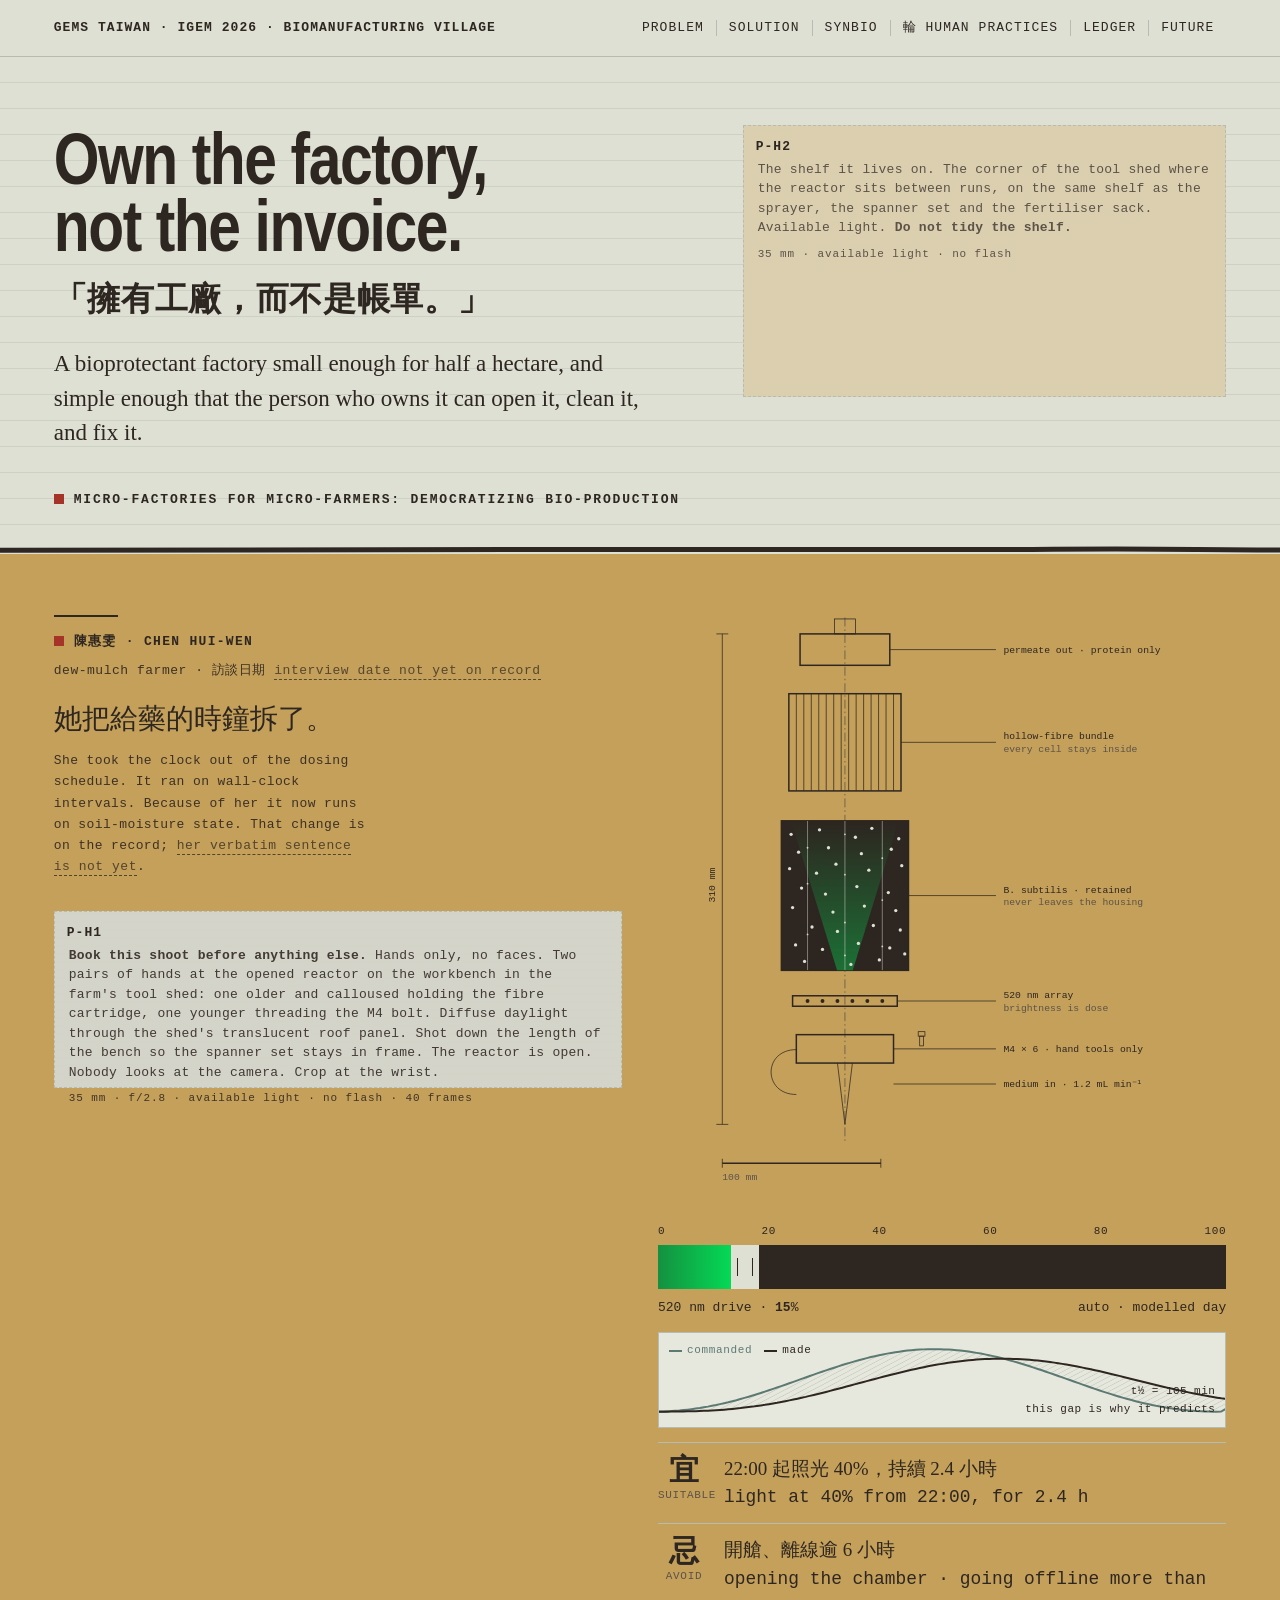
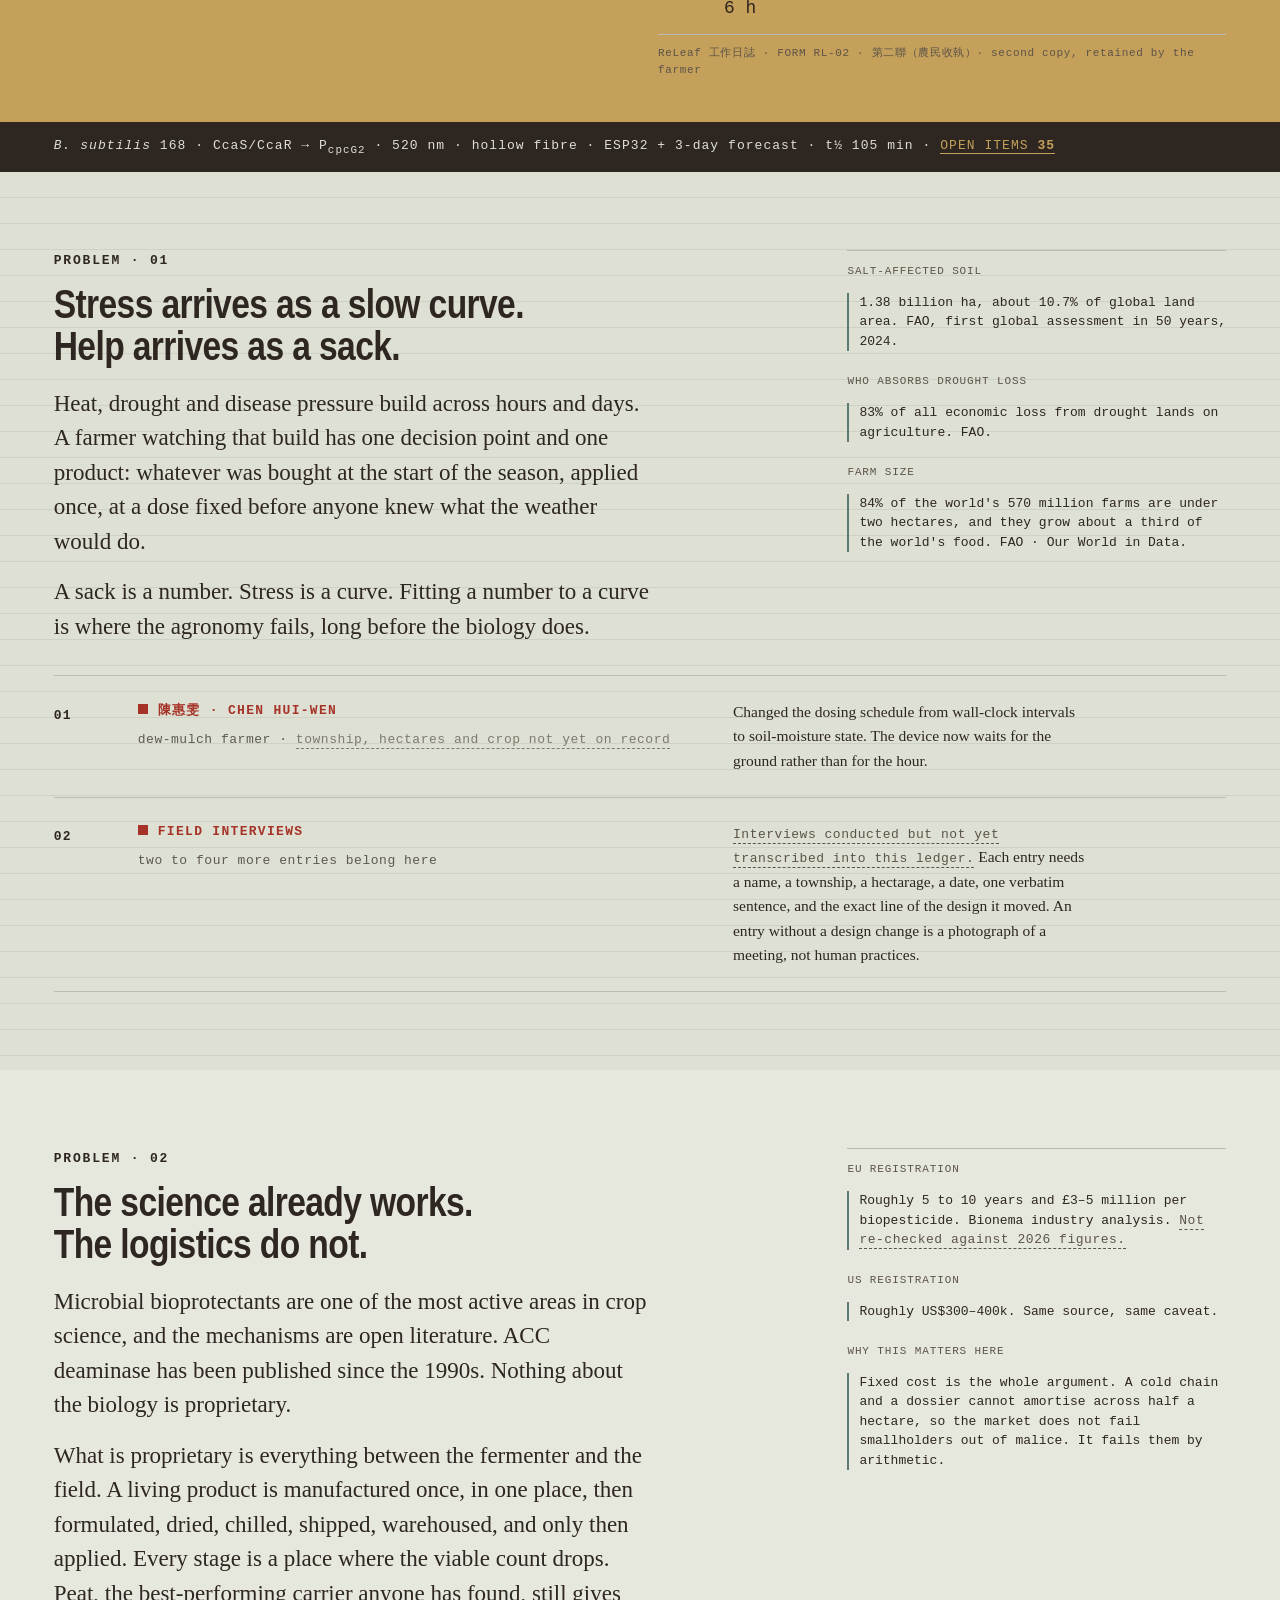
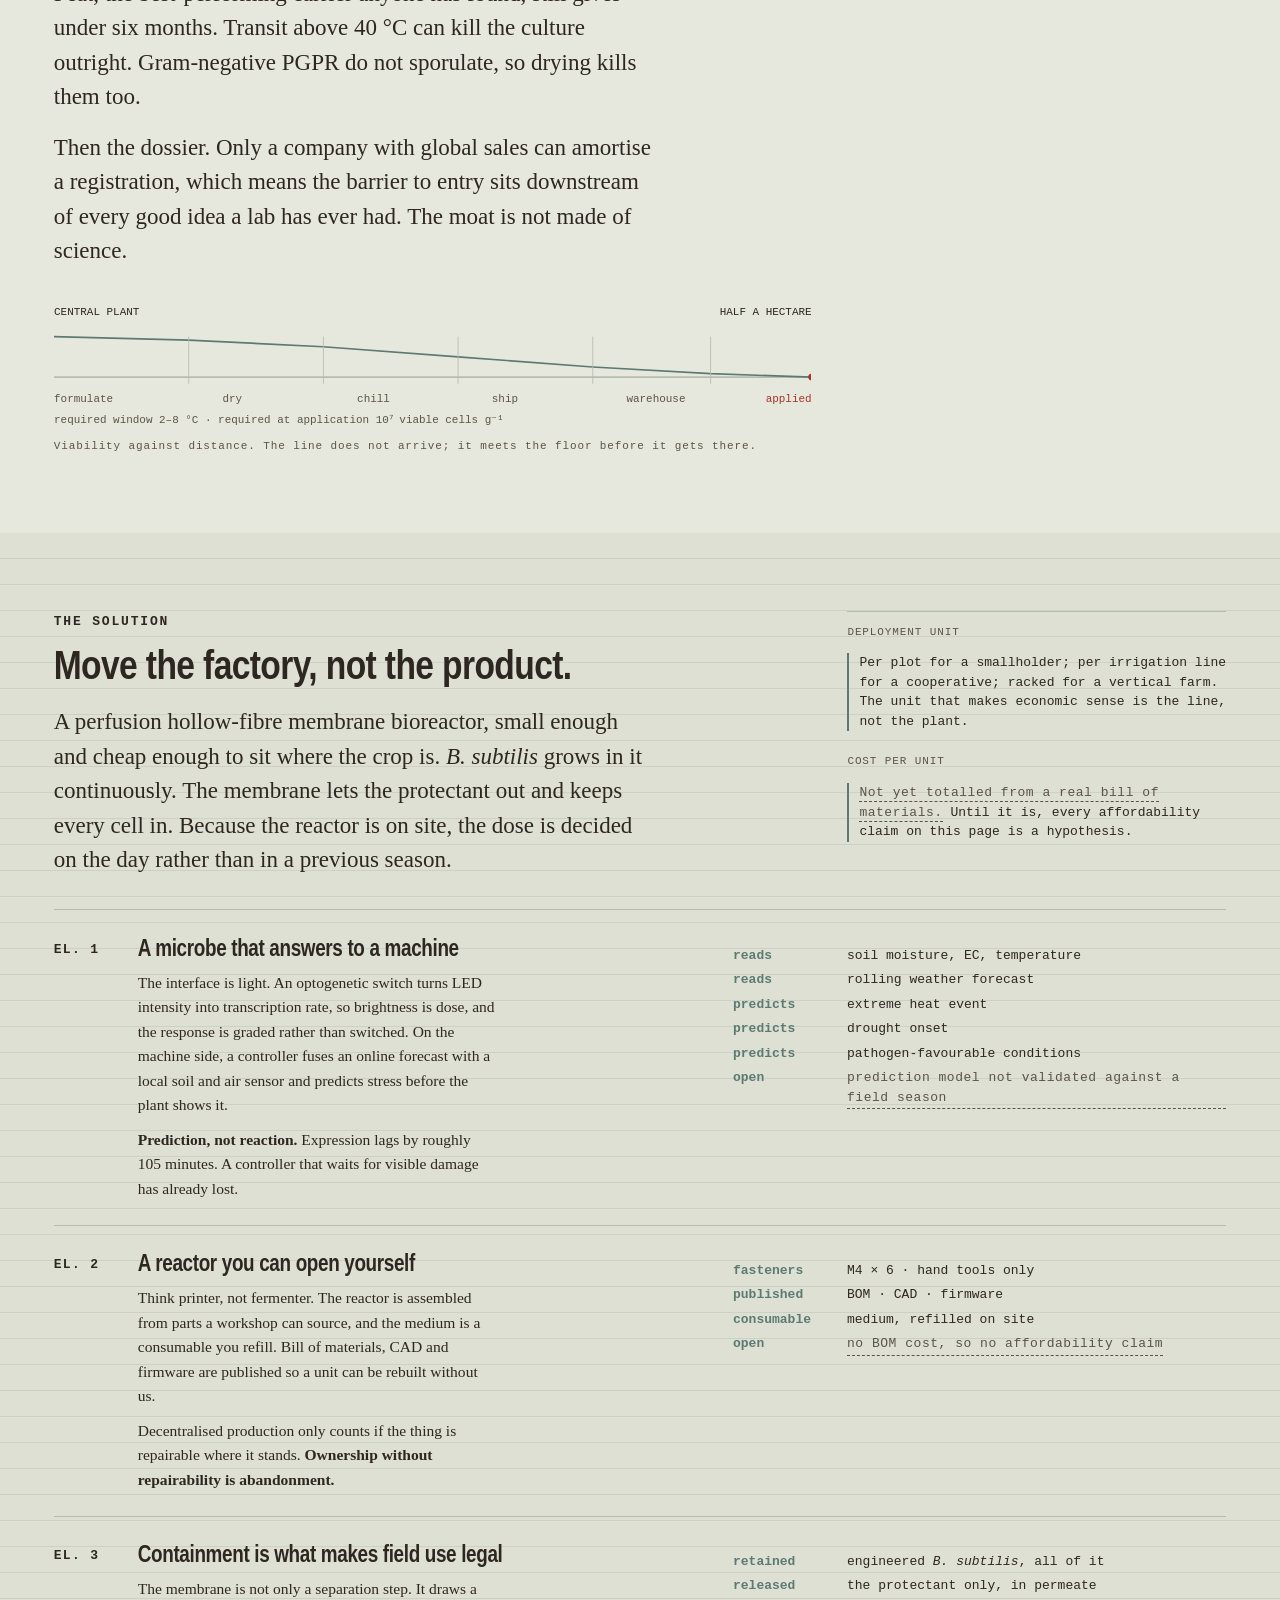
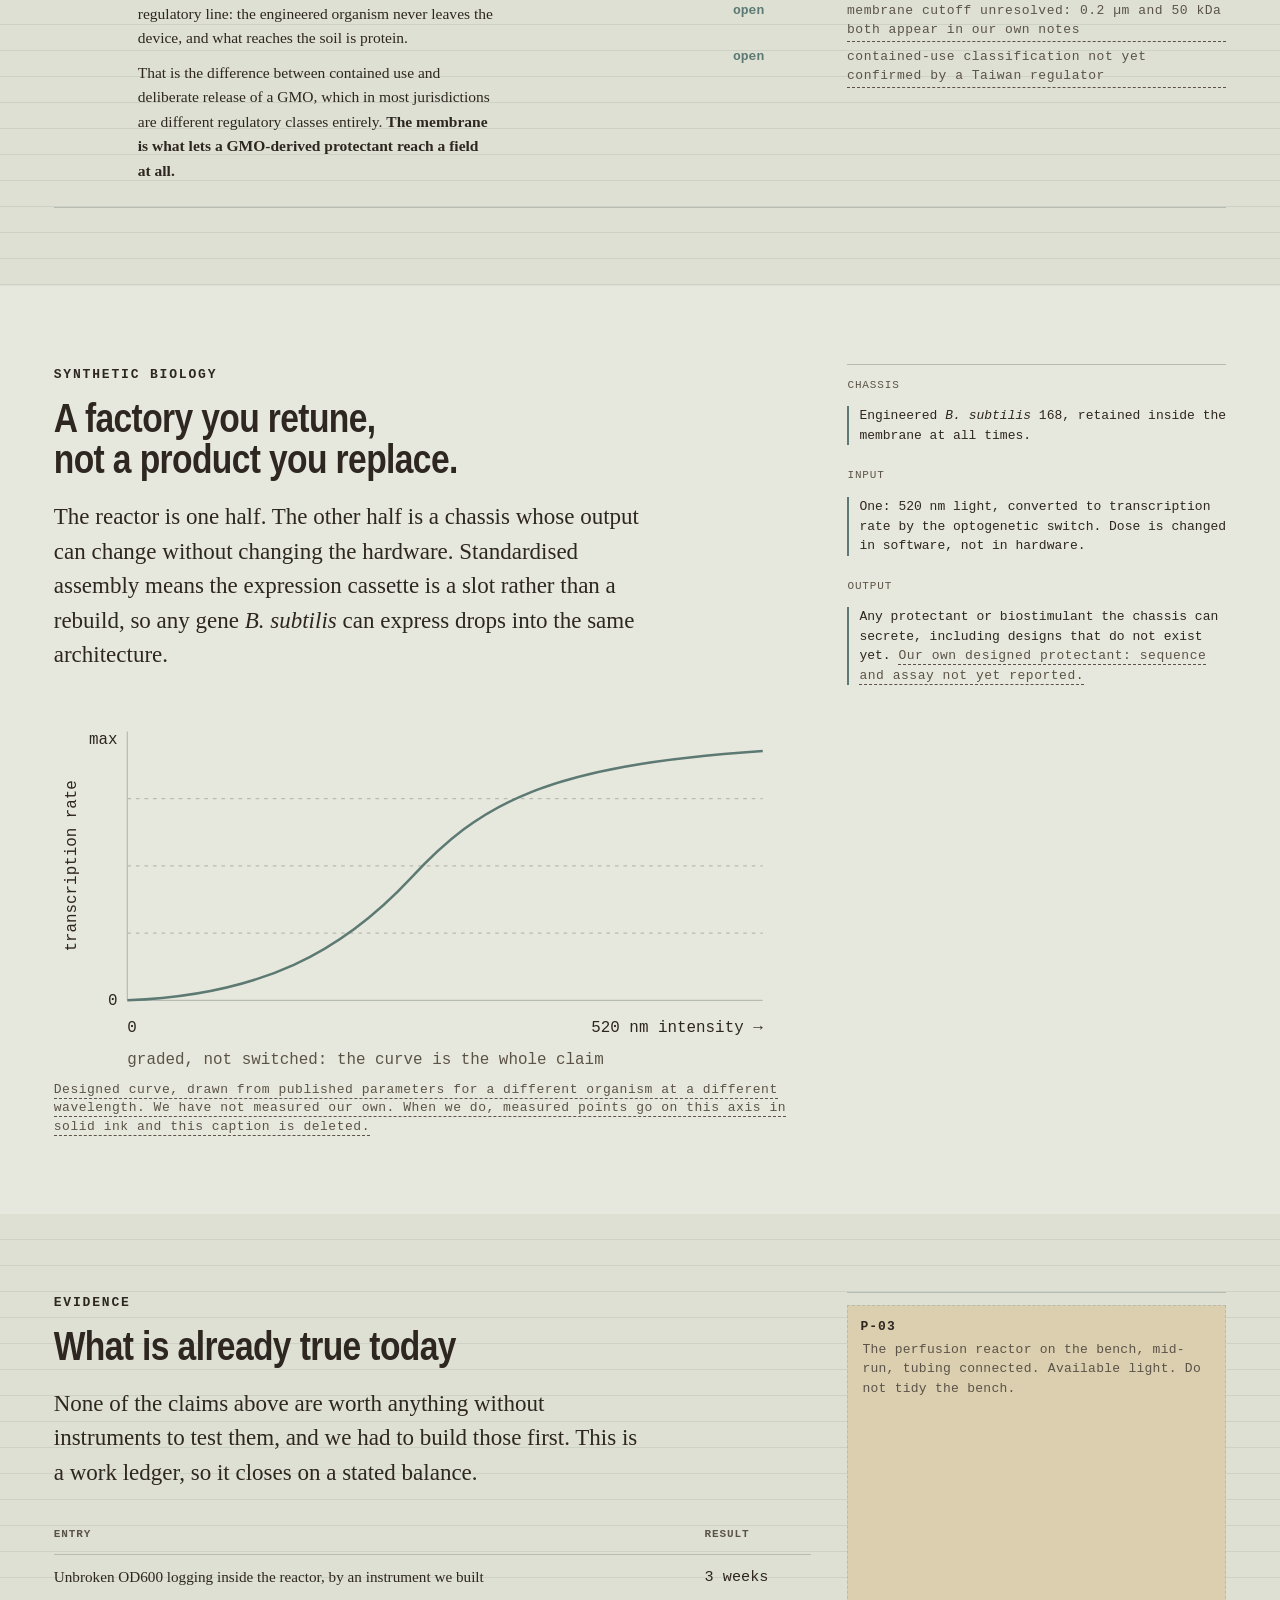
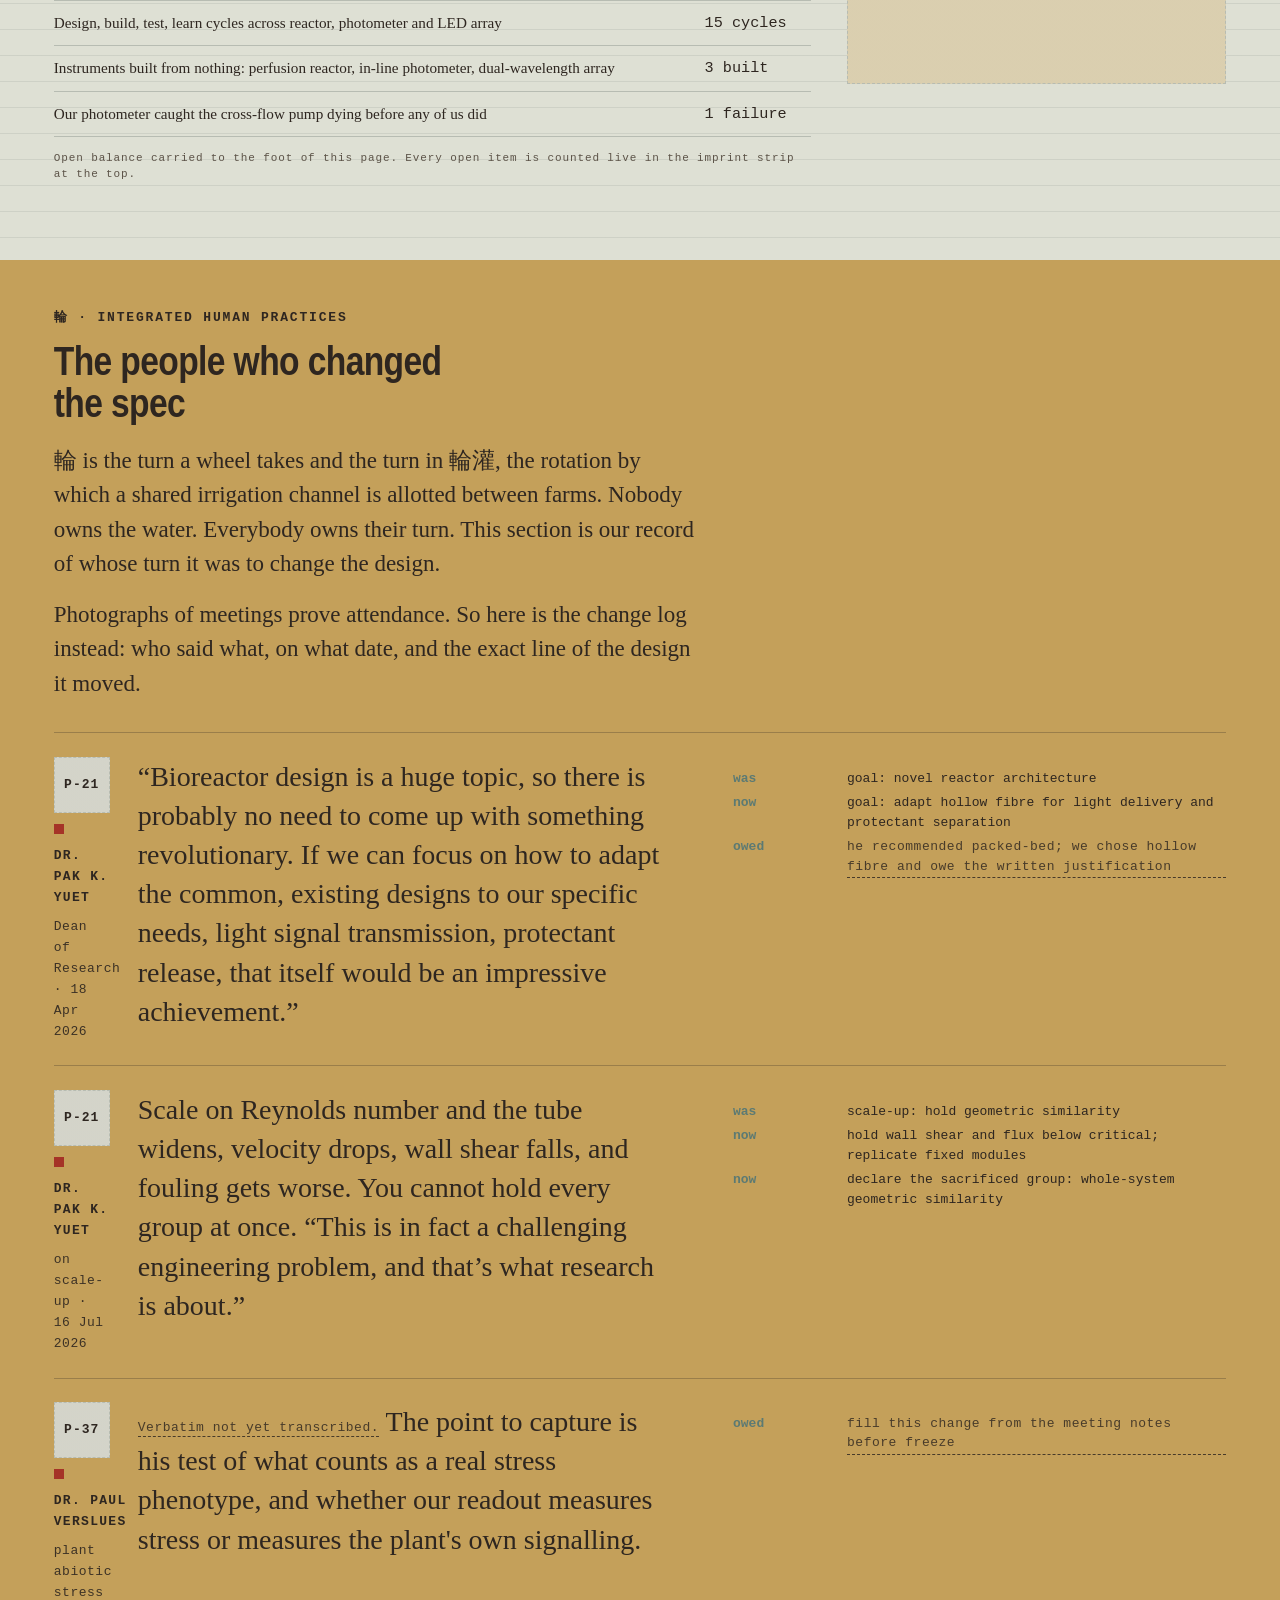
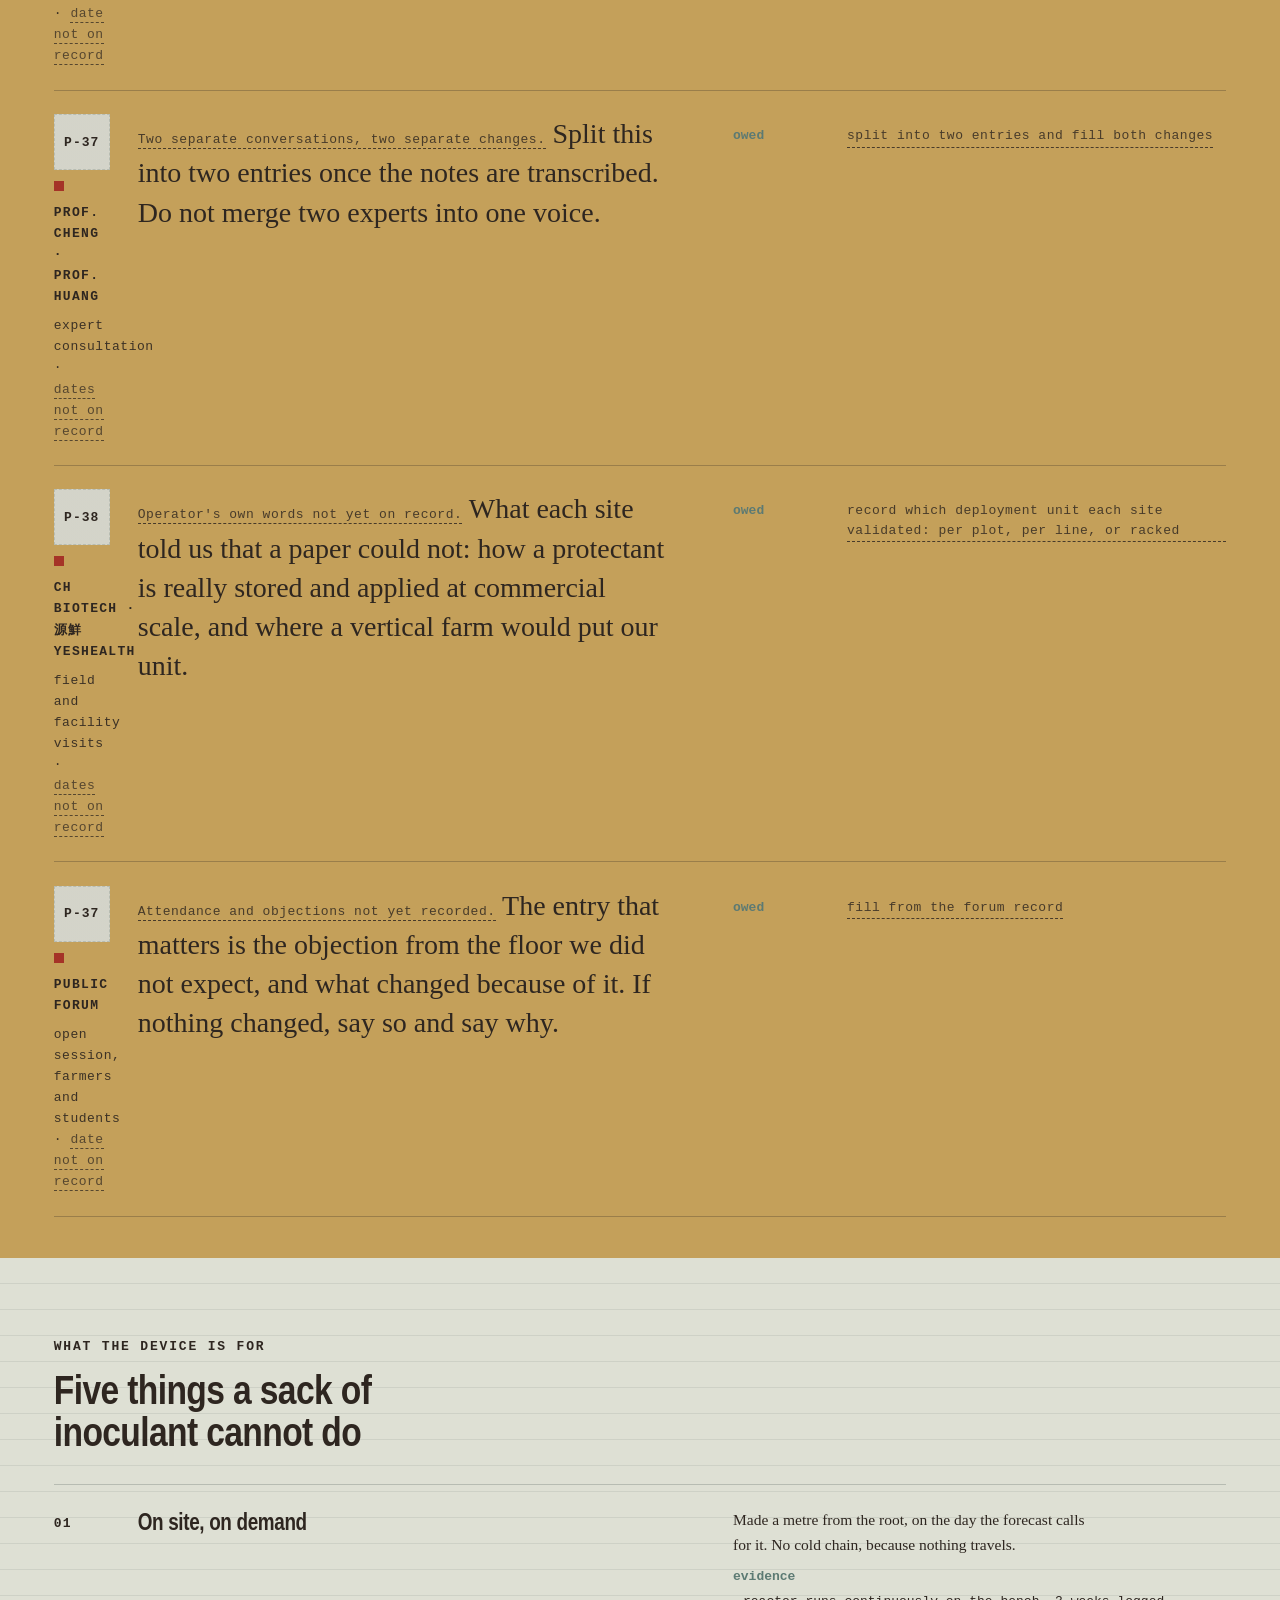
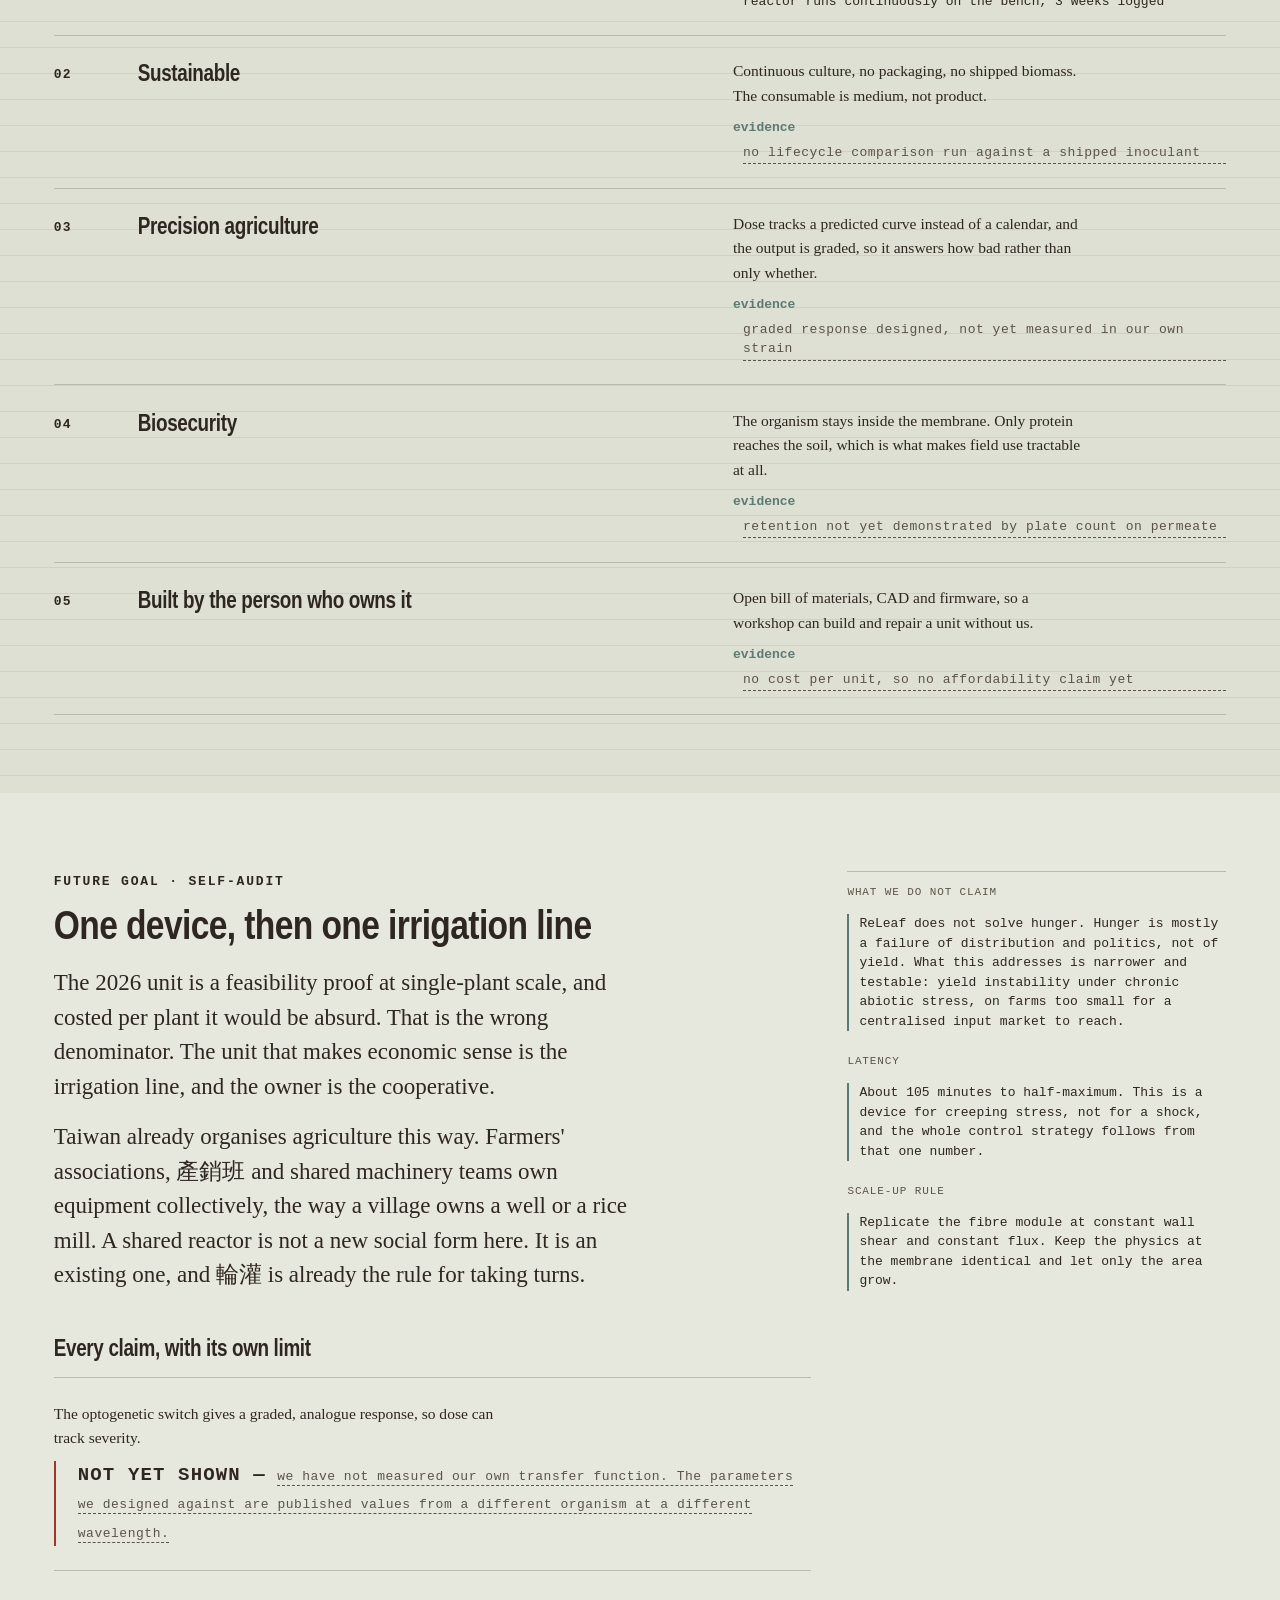
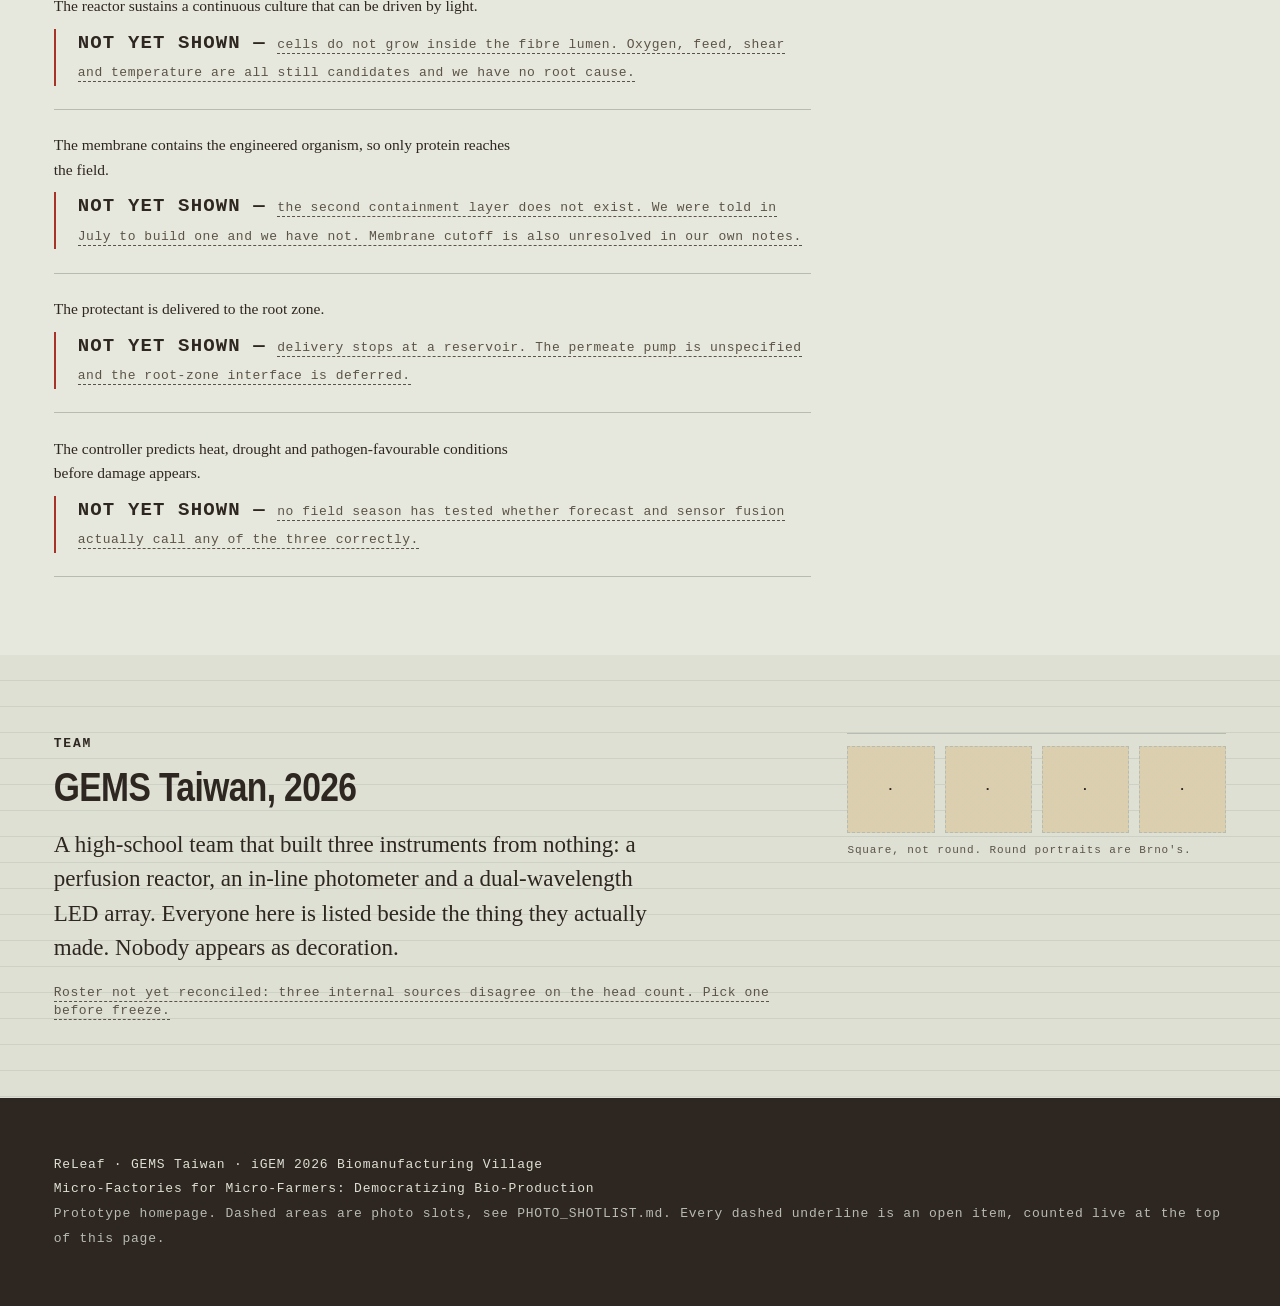
<file: index_v5_theturn.html>
<!DOCTYPE html>
<!--
  =============================================================================
  ReLeaf — wiki homepage v0.5 · "THE TURN (輪)" · GEMS-Taiwan 2026
  -----------------------------------------------------------------------------
  WHY THIS LOOKS NOTHING LIKE v0.4

  v0.4 was a near-black instrument panel. It read as a laboratory, not as a
  project about farmers. This build is a WORK LEDGER: a pre-printed form on
  olive drying-yard concrete that somebody writes their own numbers onto.

  THE PALETTE IS NOT DECORATIVE. Every value traces to a real thing:
    --yard      曬穀場 concrete gone faintly olive from algae in the joints
    --straw     threshed rice straw drying in that yard, late afternoon
    --mud       wet paddy mud on the back of a hand (there is no #000 here)
    --zinc      the 鐵皮屋 tool shed the reactor is stored in
    --seal      硃砂 seal paste on a 農會 passbook
    --canal     irrigation water in the shade of the bank
    --lamp      the 520 nm LED emission peak, clipped to sRGB

  THE SEAL RULE IS THE WARMTH MECHANISM. --seal appears ONLY where something
  belongs to a named person: a 10px chop before a real name, or the name
  itself. Never a fill, button, border, hover or section number. Under 2% ink
  coverage, accumulating into a repeated moral assertion rather than a mood.

  THE LAMP RULE KEEPS US OUT OF THE OLD BUILD. --lamp may ONLY be painted
  inside a --mud-filled plate. Green has to earn a dark surround. That is
  structurally why this page can never drift back into acid-green-on-black.

  DELIBERATELY NOT BRNO 2025 (they won the Grand Prize; this lane is crowded):
    · no centred farmer facing camera with cupped hands
    · no chat bubbles, no ROUND portraits (every portrait slot is square)
    · no confetti between headline words, no frosted glass, no pill nav
    · no rounded geometric sans, no word-by-word reveal
    · no PAST/NOW/FUTURE timeline, no us-vs-them comparison table
  What IS taken from them is the only thing worth taking: real named people
  carry the argument, and the page argues rather than brochures.

  STRUCTURAL LAW, ENFORCED IN CSS: no border-radius, no box-shadow, no
  backdrop-filter, no card, no #000, no #fff, no gradient except the LED cone
  and the dose slot fill. Structure comes from rules, columns and alignment.

  MOTION: exactly two moving things. The LED cone's 6s breath (inside the dark
  plate) and the crank the visitor drags. Nothing animates on scroll or load.

  .unproven — anything not yet earned. The OPEN ITEMS counter in the imprint
  strip is COMPUTED from these at runtime, never typed, so it cannot go stale.

  PHOTO SLOTS carry a full typeset shooting brief and are --straw at 35%, so
  the page stays warm during the weeks before the shoot. Do not let these get
  quietly swapped for grey boxes under time pressure.

  FONTS: system stack, tuned against Arial Narrow / Georgia / Courier New.
  Intended self-host later: Barlow Semi Condensed + Literata + Courier Prime.
  Any value tuned against Barlow's metrics will look wrong on ship day.
  =============================================================================
-->
<html lang="en">
<head>
<meta charset="utf-8">
<meta name="viewport" content="width=device-width, initial-scale=1">
<title>ReLeaf — Own the factory, not the invoice · GEMS-Taiwan 2026</title>
<meta name="description" content="ReLeaf is a bioprotectant factory small enough for half a hectare, and simple enough that the person who owns it can open it, clean it and fix it.">
<style>
:root{
  /* ── ground ── */
  --yard:#DEE0D4;        /* 曬穀場 concrete, olive from algae. never white.   */
  --yard-lift:#E7E8DD;   /* where sun bleached it and rain did not stand      */
  --straw:#C4A05A;       /* threshed rice straw. a gold, not a tan.           */
  /* ── ink ── */
  --mud:#2E2620;         /* wet paddy mud. the darkest value on this page.    */
  --soil-dry:#5C5348;    /* topsoil crust, 3 dry days after irrigation        */
  --zinc:#B7BCB2;        /* the 鐵皮屋 tool shed. every hairline.             */
  /* ── rationed ── */
  --seal:#A53327;        /* 硃砂. ownership only. under 2% coverage.          */
  --canal:#5C7A73;       /* irrigation water in shade. what was COMMANDED.    */
  --lamp:#00E85A;        /* 520 nm. only ever inside a --mud plate.           */

  --lead:26px;           /* baseline unit. the ruled sheet.                   */
  --max:1320px;
  --gut:24px;
  --pad:clamp(20px,4.2vw,64px);

  --d1:"Arial Narrow","Liberation Sans Narrow","Helvetica Neue Condensed",
       "Noto Sans TC","PingFang TC",Arial,sans-serif;
  --ming:"Noto Serif TC","Source Han Serif TC","Songti TC","PMingLiU",serif;
  --body:"Iowan Old Style",Charter,"Bitstream Charter",Georgia,
         "Noto Serif TC","Songti TC",serif;
  --util:"Courier New","Nimbus Mono PS",ui-monospace,Menlo,monospace;

  --fs-d1:clamp(2.6rem,5.6vw,5.5rem);
  --fs-d1-cjk:clamp(1.25rem,2.6vw,2.1rem);
  --fs-d2:clamp(1.65rem,3.2vw,2.6rem);
  --fs-d3:clamp(1.25rem,1.8vw,1.55rem);
  --fs-lede:clamp(1.1875rem,1.15vw + .78rem,1.4375rem);
  --fs-quote:clamp(1.3125rem,1.5vw + .8rem,1.75rem);
  --fs-body:clamp(1.0625rem,.32vw + 1rem,1.1875rem);
  --fs-util:clamp(.78125rem,.12vw + .75rem,.8125rem);
  --fs-micro:.6875rem;
}

/* ── structural law ─────────────────────────────────────────────────────── */
*{box-sizing:border-box; border-radius:0}
html,body{overflow-x:clip}
html{-webkit-text-size-adjust:100%; scroll-behavior:smooth; color-scheme:light}
body{
  margin:0; background:var(--yard); color:var(--mud);
  font-family:var(--body); font-size:var(--fs-body); line-height:1.62;
  -webkit-font-smoothing:antialiased;
}
h1,h2,h3,h4{margin:0; font-style:normal; font-weight:700;
  font-family:var(--d1); letter-spacing:-.015em; line-height:1.02;
  overflow-wrap:anywhere; min-width:0}
p{margin:0}
img,svg{display:block; max-width:100%}
a{color:inherit; text-decoration:none}
:focus-visible{outline:2px solid var(--mud); outline-offset:3px}

.wrap{max-width:var(--max); margin:0 auto; padding:0 var(--pad)}

/* the ruled work-log grid. this is what makes --yard a FORM, not a pale page. */
.ruled{
  background-image:repeating-linear-gradient(to bottom,
    transparent 0 calc(var(--lead) - 1px),
    rgba(183,188,178,.42) calc(var(--lead) - 1px) var(--lead));
}

/* ── type roles ─────────────────────────────────────────────────────────── */
.u{font-family:var(--util); font-size:var(--fs-util); letter-spacing:.06em;
   font-variant-numeric:tabular-nums lining-nums; line-height:1.45}
.u--head{font-weight:700; text-transform:uppercase}
.micro{font-family:var(--util); font-size:var(--fs-micro); letter-spacing:.08em;
   color:var(--soil-dry); line-height:1.4}
.lede{font-size:var(--fs-lede); line-height:1.5; max-width:52ch}
.h2{font-size:var(--fs-d2)}
.h3{font-size:var(--fs-d3); line-height:1.18}
.dim{color:var(--soil-dry)}

.straw .unproven{color:var(--mud); border-bottom-color:var(--mud); opacity:.82}
.straw .micro,.straw .ph__b,.straw .ph__s{color:var(--mud); opacity:.88}
.straw .entry__role .unproven{opacity:.8}

/* the chop. ownership, rationed. */
.chop{display:inline-block; width:10px; height:10px; background:var(--seal);
  flex:0 0 10px; transform:translateY(-1px)}
.who{display:flex; align-items:center; gap:10px; flex-wrap:wrap}
.who b{font-family:var(--util); font-size:var(--fs-util); font-weight:700;
  letter-spacing:.1em; text-transform:uppercase; color:var(--seal)}
/* on --straw, --seal fails AA. the chop carries the rule, the name stays mud. */
.straw .who b{color:var(--mud)}

/* anything not yet earned. feeds the live OPEN ITEMS counter. */
.unproven{font-family:var(--util); font-size:var(--fs-util); letter-spacing:.04em;
  color:var(--soil-dry); border-bottom:1px dashed var(--soil-dry);
  padding-bottom:1px; display:inline}
.blank{display:inline-block; min-width:9ch; border-bottom:1px solid var(--soil-dry);
  height:1em; vertical-align:-2px}

/* ── the heavy rule. ruled by hand against a straightedge, not a border. ─── */
.heavy{display:block; width:100%; height:9px; overflow:visible}
.heavy path{stroke:var(--mud); stroke-width:5; fill:none; stroke-linecap:butt}

/* ── nav ────────────────────────────────────────────────────────────────── */
.head{border-bottom:1px solid var(--zinc); background-color:var(--yard)}
.head .wrap{display:flex; align-items:center; gap:var(--gut);
  min-height:56px; flex-wrap:wrap}
.head__id{font-family:var(--util); font-size:var(--fs-util); font-weight:700;
  letter-spacing:.08em; text-transform:uppercase; color:var(--mud)}
.head__nav{margin-left:auto; display:flex; align-items:center}
.head__nav a{font-family:var(--util); font-size:var(--fs-util); letter-spacing:.08em;
  text-transform:uppercase; padding:0 12px; border-left:1px solid var(--zinc);
  white-space:nowrap; line-height:1.2}
.head__nav a:first-child{border-left:0}
.head__nav a:hover{text-decoration:underline; text-underline-offset:4px}
.head__more{display:none}
@media(max-width:820px){
  .head__nav{display:none}
  .head__more{display:block; margin-left:auto; font-family:var(--util);
    font-size:var(--fs-util); letter-spacing:.08em; text-transform:uppercase}
}

/* ── hero ───────────────────────────────────────────────────────────────── */
.hero{position:relative; background-color:var(--yard)}
.hero__top{padding-block:calc(var(--lead)*2.6) calc(var(--lead)*1.4)}
.hero__grid{display:grid; gap:calc(var(--gut)*1.5)}
.hero__grid>*,.straw__grid>*,.frame>*,.row>*{min-width:0}
@media(min-width:1000px){.hero__grid{grid-template-columns:minmax(0,1.35fr) minmax(0,1fr); align-items:start}}
.hero h1{font-size:var(--fs-d1); line-height:.94; letter-spacing:-.02em; color:var(--mud)}
.hero__cjk{font-family:var(--ming); font-weight:700; font-size:var(--fs-d1-cjk);
  line-height:1.2; letter-spacing:.02em; margin-top:20px}
.hero__deck{margin-top:28px; font-size:var(--fs-lede); line-height:1.5; max-width:52ch}
.slogan{margin-top:40px; display:flex; align-items:center; gap:10px;
  font-family:var(--util); font-size:var(--fs-util); font-weight:700;
  letter-spacing:.14em; text-transform:uppercase; line-height:1.4}

/* ── straw band ─────────────────────────────────────────────────────────── */
.straw{background-color:var(--straw); color:var(--mud)}
.straw__in{padding-block:calc(var(--lead)*1.8) calc(var(--lead)*1.6)}
.straw__grid{display:grid; gap:calc(var(--gut)*1.5)}
@media(min-width:1000px){.straw__grid{grid-template-columns:minmax(0,1fr) minmax(0,1fr)}}

/* a ruled entry. our unit of human evidence. no card, ever. */
.entry{padding-top:14px}
.entry::before{content:""; display:block; width:64px; height:2px;
  background:var(--mud); margin-bottom:14px}
.entry__role{font-family:var(--util); font-size:var(--fs-util); color:var(--mud);
  opacity:.72; margin-top:8px; letter-spacing:.04em}
.straw .entry__role{opacity:.9}
.said{font-family:var(--ming); font-size:var(--fs-quote); line-height:1.4;
  max-width:34ch; margin-top:18px; font-weight:400}
.said--en{font-family:var(--util); font-size:var(--fs-util); color:var(--soil-dry);
  max-width:40ch; margin-top:12px; letter-spacing:.03em}
.straw .said--en{color:var(--mud); opacity:.9}

/* ── photo slots. straw at 35% over ground, chalked out. never grey. ────── */
.ph{position:relative; background:
    linear-gradient(rgba(196,160,90,.35),rgba(196,160,90,.35)), var(--yard-lift);
  border:1.5px dashed var(--zinc); padding:34px 14px 14px; min-height:120px}
.straw .ph{background:
    linear-gradient(rgba(46,38,32,.10),rgba(46,38,32,.10)), var(--yard-lift)}
.ph__i{position:absolute; top:10px; left:12px; font-family:var(--util);
  font-size:var(--fs-util); font-weight:700; letter-spacing:.08em; color:var(--mud)}
.ph__b{font-family:var(--util); font-size:var(--fs-util); color:var(--soil-dry);
  line-height:1.5; letter-spacing:.02em}
.ph__s{margin-top:8px; font-family:var(--util); font-size:var(--fs-micro);
  color:var(--soil-dry); letter-spacing:.08em}
.ph{width:100%; max-width:100%}
.ph--sq,.ph--strip{height:auto}
@media(max-width:900px){.ph--strip,.ph--sq{aspect-ratio:auto}}
.ph--sq{aspect-ratio:1}
.ph--strip{aspect-ratio:16/5}
.ph--por{aspect-ratio:1; min-height:0; padding:0; display:grid; place-items:center}
.ph--por .ph__i{position:static}
.ph--por .ph__b,.ph--por .ph__s{display:none}

/* ── the crank: dose slot + lag trace + 宜忌 ────────────────────────────── */
.crank{margin-top:calc(var(--lead)*1.2)}
.ruler{display:flex; justify-content:space-between; font-family:var(--util);
  font-size:var(--fs-micro); color:var(--mud); margin-bottom:4px; letter-spacing:.06em}
.slot{position:relative; height:44px; background:var(--mud); cursor:ew-resize;
  touch-action:none; overflow:hidden}
.slot__fill{position:absolute; inset:0 auto 0 0; width:18%;
  background:linear-gradient(90deg,rgba(0,232,90,.55),var(--lamp))}
.slot__h{position:absolute; top:0; bottom:0; left:18%; width:28px; margin-left:-14px;
  background:var(--yard); display:grid; place-items:center; gap:3px;
  grid-auto-flow:column}
.slot__h i{display:block; width:1px; height:18px; background:var(--mud)}
.slot__lab{display:flex; justify-content:space-between; gap:12px; margin-top:8px;
  font-family:var(--util); font-size:var(--fs-util); color:var(--mud)}
.trace{margin-top:14px; background:var(--yard-lift); border:1px solid var(--zinc);
  height:96px; position:relative}
.trace svg{position:absolute; inset:0; width:100%; height:100%}
.trace__k{position:absolute; left:10px; top:8px; font-family:var(--util);
  font-size:var(--fs-micro); letter-spacing:.06em; color:var(--mud)}
.trace__k i{font-style:normal; display:inline-flex; align-items:center; gap:5px;
  margin-right:12px}
.trace__k i::before{content:""; width:13px; height:2px; background:currentColor}
.k-cmd{color:var(--canal)} .k-tit{color:var(--mud)}
.trace__n{position:absolute; right:10px; bottom:8px; font-family:var(--util);
  font-size:var(--fs-micro); color:var(--mud); letter-spacing:.04em; text-align:right}

.yj{margin-top:14px; border-top:1px solid var(--zinc)}
.yj__r{display:grid; grid-template-columns:52px 1fr; gap:14px; align-items:start;
  padding:12px 0; border-bottom:1px solid var(--zinc)}
.yj__g{font-family:var(--ming); font-weight:700; font-size:30px; line-height:1;
  color:var(--mud); text-align:center}
.yj__g span{display:block; font-family:var(--util); font-size:var(--fs-micro);
  letter-spacing:.06em; color:var(--soil-dry); margin-top:5px; font-weight:400}
.yj__t{font-size:var(--fs-body); line-height:1.45}
.yj__t b{font-family:var(--util); font-weight:400; font-size:.94em}

/* ── imprint strip ──────────────────────────────────────────────────────── */
.imprint{background:var(--mud); color:var(--yard)}
.imprint__in{overflow-x:auto; padding:0 var(--pad)}
.imprint p{font-family:var(--util); font-size:var(--fs-util); letter-spacing:.08em;
  white-space:nowrap; padding-block:13px; max-width:var(--max); margin:0 auto}
.imprint a{border-bottom:1px solid var(--straw); color:var(--straw)}
.formno{padding:10px 0 0; font-family:var(--util); font-size:var(--fs-micro);
  color:var(--soil-dry); letter-spacing:.06em}

/* ── sections. 8/4 frame: argument in the eight, conscience in the four. ── */
.band{padding:calc(var(--lead)*3) 0}
.band--lift{background-color:var(--yard-lift)}
.frame{display:grid; gap:calc(var(--gut)*1.5)}
@media(min-width:960px){.frame{grid-template-columns:minmax(0,2fr) minmax(0,1fr)}}
.marg{border-top:1px solid var(--zinc); padding-top:12px}
.marg dl{margin:0; display:grid; gap:12px}
.marg dt{font-family:var(--util); font-size:var(--fs-micro); letter-spacing:.08em;
  text-transform:uppercase; color:var(--soil-dry)}
.marg dd{margin:0 0 10px; font-family:var(--util); font-size:var(--fs-util);
  color:var(--mud); line-height:1.5; border-left:2px solid var(--canal);
  padding-left:10px}
.sec__n{font-family:var(--util); font-size:var(--fs-util); font-weight:700;
  letter-spacing:.14em; text-transform:uppercase; color:var(--mud); display:block;
  margin-bottom:12px}
.rows{margin-top:calc(var(--lead)*1.2); border-top:1px solid var(--zinc)}
.row{border-bottom:1px solid var(--zinc); padding:calc(var(--lead)*.9) 0;
  display:grid; gap:16px}
@media(min-width:900px){.row{grid-template-columns:3.5rem minmax(0,1.15fr) minmax(0,1fr); gap:28px; align-items:start}}
.row__n{font-family:var(--util); font-size:var(--fs-util); font-weight:700;
  letter-spacing:.1em; color:var(--mud); padding-top:5px}
.row__t{font-size:.97rem; line-height:1.58; margin-top:10px; max-width:46ch}
.spec{margin-top:12px; display:grid; gap:5px; font-family:var(--util);
  font-size:var(--fs-util); line-height:1.5}
.spec div{display:flex; gap:10px}
.spec span:first-child{color:var(--canal); flex:0 0 6.5rem; font-weight:700}
.ledger{width:100%; border-collapse:collapse; margin-top:calc(var(--lead));
  font-size:.95rem}
.ledger th,.ledger td{text-align:left; padding:10px 12px 10px 0;
  border-bottom:1px solid var(--zinc); vertical-align:top}
.ledger th{font-family:var(--util); font-size:var(--fs-micro); font-weight:700;
  letter-spacing:.08em; text-transform:uppercase; color:var(--soil-dry)}
.ledger td.n{font-family:var(--util); font-variant-numeric:tabular-nums;
  white-space:nowrap}
.tscroll{overflow-x:auto}
.limit{margin-top:10px; padding-left:22px; font-family:var(--util);
  font-size:var(--fs-body); line-height:1.5; color:var(--mud);
  border-left:2px solid var(--seal)}
.limit b{font-weight:700; letter-spacing:.06em}

@media(prefers-reduced-motion:reduce){*{animation:none!important; transition-duration:.01ms!important}}
</style>
</head>
<body>

<header class="head" id="top">
  <div class="wrap">
    <span class="head__id">GEMS Taiwan · iGEM 2026 · Biomanufacturing Village</span>
    <nav class="head__nav">
      <a href="#problem">Problem</a><a href="#solution">Solution</a>
      <a href="#synbio">Synbio</a><a href="#turn">輪 Human Practices</a>
      <a href="#ledger">Ledger</a><a href="#future">Future</a>
    </nav>
    <a class="head__more" href="#problem">Sections ↓</a>
  </div>
</header>

<!-- ══════════════════════════════════════════════════════════════════════════
     HERO. Upper half is --yard carrying the ruled log grid. The heavy rule
     cuts across. Lower band is --straw. The drawing straddles the rule.
     ══════════════════════════════════════════════════════════════════════ -->
<section class="hero ruled">
  <div class="wrap hero__top">
    <div class="hero__grid">

      <div>
        <h1>Own the factory,<br>not the invoice.</h1>
        <p class="hero__cjk">「擁有工廠，而不是帳單。」</p>
        <p class="hero__deck">
          A bioprotectant factory small enough for half a hectare, and simple enough
          that the person who owns it can open it, clean it, and fix it.
        </p>
        <p class="slogan"><span class="chop" aria-hidden="true"></span>
          Micro-Factories for Micro-Farmers: Democratizing Bio-Production</p>
      </div>

      <div>
        <div class="ph ph--sq" data-shot="P-H2" style="aspect-ratio:16/9">
          <span class="ph__i">P-H2</span>
          <p class="ph__b">The shelf it lives on. The corner of the tool shed where the
          reactor sits between runs, on the same shelf as the sprayer, the spanner set
          and the fertiliser sack. Available light. <b>Do not tidy the shelf.</b></p>
          <p class="ph__s">35 mm · available light · no flash</p>
        </div>
      </div>

    </div>
  </div>

  <!-- the heavy rule. ruled by hand, so it wanders 1.6px over its length. -->
  <svg class="heavy" viewBox="0 0 1600 9" preserveAspectRatio="none" aria-hidden="true">
    <path d="M0 5.2 C 220 4.1, 430 5.9, 640 4.6 S 1080 5.8, 1290 4.4 S 1480 5.5, 1600 4.9"/>
  </svg>

  <div class="straw">
    <div class="wrap straw__in">
      <div class="straw__grid">

        <!-- THE VOICE. Somebody speaks above the fold, and what she changed is
             on the record even though her verbatim sentence is not yet. -->
        <div>
          <div class="entry">
            <div class="who"><span class="chop" aria-hidden="true"></span><b>陳惠雯 · Chen Hui-wen</b></div>
            <p class="entry__role">dew-mulch farmer · 訪談日期 <span class="unproven">interview date not yet on record</span></p>
            <p class="said">她把給藥的時鐘拆了。</p>
            <p class="said--en">She took the clock out of the dosing schedule. It ran on
              wall-clock intervals. Because of her it now runs on soil-moisture state.
              That change is on the record; <span class="unproven">her verbatim sentence is not yet</span>.</p>
          </div>

          <div class="ph ph--strip" data-shot="P-H1" style="margin-top:calc(var(--lead)*1.3)">
            <span class="ph__i">P-H1</span>
            <p class="ph__b"><b>Book this shoot before anything else.</b> Hands only, no
            faces. Two pairs of hands at the opened reactor on the workbench in the farm's
            tool shed: one older and calloused holding the fibre cartridge, one younger
            threading the M4 bolt. Diffuse daylight through the shed's translucent roof
            panel. Shot down the length of the bench so the spanner set stays in frame.
            The reactor is open. Nobody looks at the camera. Crop at the wrist.</p>
            <p class="ph__s">35 mm · f/2.8 · available light · no flash · 40 frames</p>
          </div>
        </div>

        <!-- THE DRAWING + THE CRANK -->
        <div>
          <svg viewBox="0 0 760 790" role="img"
               aria-label="Exploded elevation of the ReLeaf hollow-fibre bioreactor, showing the permeate port, fibre bundle, culture chamber holding retained B. subtilis, the 520 nm LED array, and the base."
               style="width:100%;height:auto">
            <defs>
              <clipPath id="chamber"><rect x="165" y="294" width="170" height="200"/></clipPath>
              <linearGradient id="cone" x1="0" y1="1" x2="0" y2="0">
                <stop offset="0" stop-color="#00E85A" stop-opacity=".85"/>
                <stop offset="1" stop-color="#00E85A" stop-opacity="0"/>
              </linearGradient>
            </defs>
            <g stroke="#2E2620" fill="none" stroke-width="1" vector-effect="non-scaling-stroke">

              <!-- exploded centre axis, dash-dot -->
              <line x1="250" y1="22" x2="250" y2="726" stroke="#5C5348"
                    stroke-dasharray="12 4 2 4"/>

              <!-- 1 · cap / port block -->
              <rect x="190" y="44" width="120" height="42" stroke-width="2"/>
              <rect x="236" y="24" width="28" height="20"/>
              <line x1="310" y1="65" x2="452" y2="65"/>

              <!-- 2 · hollow-fibre bundle -->
              <rect x="175" y="124" width="150" height="130" stroke-width="2"/>
              <g stroke="#2E2620">
                <line x1="185" y1="124" x2="185" y2="254"/><line x1="195" y1="124" x2="195" y2="254"/>
                <line x1="205" y1="124" x2="205" y2="254"/><line x1="215" y1="124" x2="215" y2="254"/>
                <line x1="225" y1="124" x2="225" y2="254"/><line x1="235" y1="124" x2="235" y2="254"/>
                <line x1="245" y1="124" x2="245" y2="254"/><line x1="255" y1="124" x2="255" y2="254"/>
                <line x1="265" y1="124" x2="265" y2="254"/><line x1="275" y1="124" x2="275" y2="254"/>
                <line x1="285" y1="124" x2="285" y2="254"/><line x1="295" y1="124" x2="295" y2="254"/>
                <line x1="305" y1="124" x2="305" y2="254"/><line x1="315" y1="124" x2="315" y2="254"/>
              </g>
              <line x1="325" y1="189" x2="452" y2="189"/>

              <!-- 3 · THE CULTURE CHAMBER. the one filled shape, and the only
                   place on this page --lamp is allowed to exist. -->
              <rect x="165" y="294" width="170" height="200" fill="#2E2620" stroke-width="2"/>
              <g clip-path="url(#chamber)">
                <polygon points="250,528 322,294 178,294" fill="url(#cone)" stroke="none">
                  <animate attributeName="opacity" values=".18;.55;.18" dur="6s"
                           calcMode="spline" keySplines=".4 0 .6 1;.4 0 .6 1"
                           repeatCount="indefinite"/>
                </polygon>
                <!-- fibre lumens crossing the chamber -->
                <g stroke="#DEE0D4" stroke-width="1" opacity=".62">
                  <line x1="200" y1="294" x2="200" y2="494"/>
                  <line x1="250" y1="294" x2="250" y2="494"/>
                  <line x1="300" y1="294" x2="300" y2="494"/>
                </g>
                <!-- engineered cells: retained, never on a lumen -->
                <g fill="#DEE0D4" stroke="none">
                  <circle cx="178" cy="312" r="2.2"/><circle cx="216" cy="306" r="2.2"/>
                  <circle cx="264" cy="316" r="2.2"/><circle cx="286" cy="304" r="2.2"/>
                  <circle cx="322" cy="318" r="2.2"/><circle cx="188" cy="336" r="2.2"/>
                  <circle cx="228" cy="330" r="2.2"/><circle cx="272" cy="338" r="2.2"/>
                  <circle cx="312" cy="332" r="2.2"/><circle cx="176" cy="358" r="2.2"/>
                  <circle cx="212" cy="364" r="2.2"/><circle cx="238" cy="352" r="2.2"/>
                  <circle cx="282" cy="360" r="2.2"/><circle cx="326" cy="354" r="2.2"/>
                  <circle cx="192" cy="384" r="2.2"/><circle cx="224" cy="392" r="2.2"/>
                  <circle cx="266" cy="382" r="2.2"/><circle cx="308" cy="390" r="2.2"/>
                  <circle cx="180" cy="410" r="2.2"/><circle cx="234" cy="416" r="2.2"/>
                  <circle cx="276" cy="408" r="2.2"/><circle cx="318" cy="414" r="2.2"/>
                  <circle cx="206" cy="436" r="2.2"/><circle cx="240" cy="442" r="2.2"/>
                  <circle cx="288" cy="434" r="2.2"/><circle cx="324" cy="440" r="2.2"/>
                  <circle cx="184" cy="460" r="2.2"/><circle cx="220" cy="466" r="2.2"/>
                  <circle cx="268" cy="458" r="2.2"/><circle cx="310" cy="464" r="2.2"/>
                  <circle cx="196" cy="482" r="2.2"/><circle cx="258" cy="486" r="2.2"/>
                  <circle cx="296" cy="480" r="2.2"/><circle cx="330" cy="472" r="2.2"/>
                </g>
                <!-- protectant: small, inside the lumens, on its way out -->
                <g fill="#DEE0D4" stroke="none" opacity=".9">
                  <circle cx="200" cy="330" r="1.2"/><circle cx="200" cy="378" r="1.2"/>
                  <circle cx="200" cy="446" r="1.2"/><circle cx="250" cy="312" r="1.2"/>
                  <circle cx="250" cy="366" r="1.2"/><circle cx="250" cy="430" r="1.2"/>
                  <circle cx="250" cy="474" r="1.2"/><circle cx="300" cy="344" r="1.2"/>
                  <circle cx="300" cy="400" r="1.2"/><circle cx="300" cy="462" r="1.2"/>
                </g>
              </g>
              <line x1="335" y1="394" x2="452" y2="394"/>

              <!-- 4 · 520 nm LED array -->
              <rect x="180" y="528" width="140" height="14" stroke-width="2"/>
              <g fill="#2E2620" stroke="none">
                <circle cx="200" cy="535" r="2.6"/><circle cx="220" cy="535" r="2.6"/>
                <circle cx="240" cy="535" r="2.6"/><circle cx="260" cy="535" r="2.6"/>
                <circle cx="280" cy="535" r="2.6"/><circle cx="300" cy="535" r="2.6"/>
              </g>
              <line x1="320" y1="535" x2="452" y2="535"/>

              <!-- 5 · base, stake mount, perfusion loop -->
              <rect x="185" y="580" width="130" height="38" stroke-width="2"/>
              <path d="M240 618 L250 700 L260 618"/>
              <path d="M185 600 C 140 600, 140 660, 185 660" />
              <line x1="315" y1="599" x2="452" y2="599"/>
              <line x1="315" y1="646" x2="452" y2="646"/>
              <!-- an M4 bolt at true relative size. scale stated by drawing. -->
              <rect x="348" y="576" width="9" height="6" stroke-width="1"/>
              <rect x="350" y="582" width="5" height="13" stroke-width="1"/>

              <!-- dimension line: the whole object is 310 mm tall -->
              <line x1="86" y1="44" x2="86" y2="700"/>
              <line x1="78" y1="44" x2="94" y2="44"/><line x1="78" y1="700" x2="94" y2="700"/>
              <!-- 100 mm scale bar -->
              <line x1="86" y1="752" x2="298" y2="752" stroke-width="2"/>
              <line x1="86" y1="746" x2="86" y2="758"/><line x1="298" y1="746" x2="298" y2="758"/>
            </g>

            <g font-family="Courier New, monospace" font-size="13" fill="#2E2620">
              <text x="462" y="69">permeate out · protein only</text>
              <text x="462" y="185">hollow-fibre bundle</text>
              <text x="462" y="202" fill="#5C5348">every cell stays inside</text>
              <text x="462" y="390">B. subtilis · retained</text>
              <text x="462" y="407" fill="#5C5348">never leaves the housing</text>
              <text x="462" y="531">520 nm array</text>
              <text x="462" y="548" fill="#5C5348">brightness is dose</text>
              <text x="462" y="603">M4 × 6 · hand tools only</text>
              <text x="462" y="650">medium in · 1.2 mL min⁻¹</text>
              <text x="76" y="380" transform="rotate(-90 76 380)" text-anchor="middle">310 mm</text>
              <text x="86" y="774" fill="#5C5348">100 mm</text>
            </g>
          </svg>

          <!-- THE CRANK. one interactive object. green lives in the dark slot. -->
          <div class="crank">
            <div class="ruler" aria-hidden="true">
              <span>0</span><span>20</span><span>40</span><span>60</span><span>80</span><span>100</span>
            </div>
            <div class="slot" id="slot" role="slider" tabindex="0"
                 aria-valuemin="0" aria-valuemax="100" aria-valuenow="18"
                 aria-label="520 nm light intensity, percent">
              <span class="slot__fill" id="slotFill"></span>
              <span class="slot__h" id="slotH"><i></i><i></i></span>
            </div>
            <div class="slot__lab">
              <span>520 nm drive · <b id="slotV">18</b>%</span>
              <span id="slotMode">auto · modelled day</span>
            </div>

            <div class="trace">
              <svg viewBox="0 0 600 190" preserveAspectRatio="none" aria-hidden="true">
                <defs>
                  <pattern id="hatch" width="7" height="7" patternTransform="rotate(45)"
                           patternUnits="userSpaceOnUse">
                    <line x1="0" y1="0" x2="0" y2="7" stroke="#B7BCB2" stroke-width="1.4"/>
                  </pattern>
                </defs>
                <polygon id="gap" fill="url(#hatch)" points=""/>
                <polyline id="cmd" fill="none" stroke="#5C7A73" stroke-width="2"
                          vector-effect="non-scaling-stroke" points=""/>
                <polyline id="tit" fill="none" stroke="#2E2620" stroke-width="2"
                          vector-effect="non-scaling-stroke" points=""/>
              </svg>
              <div class="trace__k"><i class="k-cmd">commanded</i><i class="k-tit">made</i></div>
              <p class="trace__n">t½ = 105 min<br>this gap is why it predicts</p>
            </div>

            <!-- 宜 / 忌. the machine's standing orders for the day. -->
            <div class="yj">
              <div class="yj__r">
                <div class="yj__g">宜<span>SUITABLE</span></div>
                <p class="yj__t">22:00 起照光 40%，持續 2.4 小時<br>
                  <b>light at 40% from 22:00, for 2.4 h</b></p>
              </div>
              <div class="yj__r">
                <div class="yj__g">忌<span>AVOID</span></div>
                <p class="yj__t">開艙、離線逾 6 小時<br>
                  <b>opening the chamber · going offline more than 6 h</b></p>
              </div>
            </div>
            <p class="formno">ReLeaf 工作日誌 · FORM RL-02 · 第二聯（農民收執）· second copy, retained by the farmer</p>
          </div>
        </div>

      </div>
    </div>
  </div>

  <div class="imprint">
    <div class="imprint__in">
      <p><i>B. subtilis</i> 168 · CcaS/CcaR → P<sub>cpcG2</sub> · 520 nm · hollow fibre ·
        ESP32 + 3-day forecast · t½ 105 min ·
        <a href="#future">OPEN ITEMS <b id="openN">—</b></a></p>
    </div>
  </div>
</section>

<!-- ══ 2 · THE PROBLEM, FROM THE FARMER'S SIDE ═════════════════════════ -->
<section class="band ruled" id="problem">
  <div class="wrap">
    <div class="frame">
      <div>
        <span class="sec__n">Problem · 01</span>
        <h2 class="h2">Stress arrives as a slow curve.<br>Help arrives as a sack.</h2>
        <p class="lede" style="margin-top:20px">
          Heat, drought and disease pressure build across hours and days. A farmer watching
          that build has one decision point and one product: whatever was bought at the start
          of the season, applied once, at a dose fixed before anyone knew what the weather
          would do.
        </p>
        <p class="lede" style="margin-top:16px">
          A sack is a number. Stress is a curve. Fitting a number to a curve is where the
          agronomy fails, long before the biology does.
        </p>
      </div>
      <aside class="marg">
        <dl>
          <dt>Salt-affected soil</dt>
          <dd>1.38 billion ha, about 10.7% of global land area. FAO, first global assessment
            in 50 years, 2024.</dd>
          <dt>Who absorbs drought loss</dt>
          <dd>83% of all economic loss from drought lands on agriculture. FAO.</dd>
          <dt>Farm size</dt>
          <dd>84% of the world's 570 million farms are under two hectares, and they grow about
            a third of the world's food. FAO · Our World in Data.</dd>
        </dl>
      </aside>
    </div>

    <div class="rows">
      <article class="row">
        <div class="row__n">01</div>
        <div>
          <div class="who"><span class="chop" aria-hidden="true"></span><b>陳惠雯 · Chen Hui-wen</b></div>
          <p class="entry__role">dew-mulch farmer · <span class="unproven">township, hectares and crop not yet on record</span></p>
        </div>
        <div>
          <p class="row__t" style="margin-top:0">Changed the dosing schedule from wall-clock
          intervals to soil-moisture state. The device now waits for the ground rather than
          for the hour.</p>
        </div>
      </article>
      <article class="row">
        <div class="row__n">02</div>
        <div>
          <div class="who"><span class="chop" aria-hidden="true"></span><b>Field interviews</b></div>
          <p class="entry__role">two to four more entries belong here</p>
        </div>
        <div>
          <p class="row__t" style="margin-top:0"><span class="unproven">Interviews conducted
          but not yet transcribed into this ledger.</span> Each entry needs a name, a township,
          a hectarage, a date, one verbatim sentence, and the exact line of the design it moved.
          An entry without a design change is a photograph of a meeting, not human practices.</p>
        </div>
      </article>
    </div>
  </div>
</section>

<!-- ══ 3 · THE LOGISTICS PROBLEM. one column, one figure, no table. ═════ -->
<section class="band band--lift">
  <div class="wrap">
    <div class="frame">
      <div>
        <span class="sec__n">Problem · 02</span>
        <h2 class="h2">The science already works.<br>The logistics do not.</h2>
        <p class="lede" style="margin-top:20px">
          Microbial bioprotectants are one of the most active areas in crop science, and the
          mechanisms are open literature. ACC deaminase has been published since the 1990s.
          Nothing about the biology is proprietary.
        </p>
        <p class="lede" style="margin-top:16px">
          What is proprietary is everything between the fermenter and the field. A living
          product is manufactured once, in one place, then formulated, dried, chilled, shipped,
          warehoused, and only then applied. Every stage is a place where the viable count
          drops. Peat, the best-performing carrier anyone has found, still gives under six
          months. Transit above 40 °C can kill the culture outright. Gram-negative PGPR do not
          sporulate, so drying kills them too.
        </p>
        <p class="lede" style="margin-top:16px">
          Then the dossier. Only a company with global sales can amortise a registration, which
          means the barrier to entry sits downstream of every good idea a lab has ever had. The
          moat is not made of science.
        </p>

        <svg viewBox="0 0 900 150" style="width:100%;height:auto;margin-top:34px"
             role="img" aria-label="A cold chain running from a central plant to a field, with the required 2 to 8 degree window decaying along its length until it fails before arrival.">
          <g font-family="Courier New, monospace" font-size="13" fill="#2E2620">
            <text x="0" y="14">CENTRAL PLANT</text>
            <text x="900" y="14" text-anchor="end">HALF A HECTARE</text>
            <text x="0" y="118" fill="#5C5348">formulate</text>
            <text x="200" y="118" fill="#5C5348">dry</text>
            <text x="360" y="118" fill="#5C5348">chill</text>
            <text x="520" y="118" fill="#5C5348">ship</text>
            <text x="680" y="118" fill="#5C5348">warehouse</text>
            <text x="900" y="118" text-anchor="end" fill="#A53327">applied</text>
            <text x="0" y="143" fill="#5C5348">required window 2–8 °C · required at application 10⁷ viable cells g⁻¹</text>
          </g>
          <g fill="none" stroke-width="2" vector-effect="non-scaling-stroke">
            <line x1="0" y1="88" x2="900" y2="88" stroke="#B7BCB2"/>
            <path d="M0 40 L160 44 L320 52 L480 64 L640 76 L780 84 L900 88" stroke="#5C7A73"/>
            <g stroke="#B7BCB2" stroke-width="1">
              <line x1="160" y1="40" x2="160" y2="96"/><line x1="320" y1="40" x2="320" y2="96"/>
              <line x1="480" y1="40" x2="480" y2="96"/><line x1="640" y1="40" x2="640" y2="96"/>
              <line x1="780" y1="40" x2="780" y2="96"/>
            </g>
          </g>
          <circle cx="900" cy="88" r="4" fill="#A53327"/>
        </svg>
        <p class="micro" style="margin-top:10px">Viability against distance. The line does not
          arrive; it meets the floor before it gets there.</p>
      </div>

      <aside class="marg">
        <dl>
          <dt>EU registration</dt>
          <dd>Roughly 5 to 10 years and £3–5 million per biopesticide. Bionema industry
            analysis. <span class="unproven">Not re-checked against 2026 figures.</span></dd>
          <dt>US registration</dt>
          <dd>Roughly US$300–400k. Same source, same caveat.</dd>
          <dt>Why this matters here</dt>
          <dd>Fixed cost is the whole argument. A cold chain and a dossier cannot amortise
            across half a hectare, so the market does not fail smallholders out of malice.
            It fails them by arithmetic.</dd>
        </dl>
      </aside>
    </div>
  </div>
</section>

<!-- ══ 4 · THE SOLUTION AND ITS THREE ELEMENTS ═════════════════════════ -->
<section class="band ruled" id="solution">
  <div class="wrap">
    <div class="frame">
      <div>
        <span class="sec__n">The solution</span>
        <h2 class="h2">Move the factory, not the product.</h2>
        <p class="lede" style="margin-top:20px">
          A perfusion hollow-fibre membrane bioreactor, small enough and cheap enough to sit
          where the crop is. <i>B. subtilis</i> grows in it continuously. The membrane lets the
          protectant out and keeps every cell in. Because the reactor is on site, the dose is
          decided on the day rather than in a previous season.
        </p>
      </div>
      <aside class="marg">
        <dl>
          <dt>Deployment unit</dt>
          <dd>Per plot for a smallholder; per irrigation line for a cooperative; racked for a
            vertical farm. The unit that makes economic sense is the line, not the plant.</dd>
          <dt>Cost per unit</dt>
          <dd><span class="unproven">Not yet totalled from a real bill of materials.</span>
            Until it is, every affordability claim on this page is a hypothesis.</dd>
        </dl>
      </aside>
    </div>

    <div class="rows">
      <article class="row">
        <div class="row__n">EL. 1</div>
        <div>
          <h3 class="h3">A microbe that answers to a machine</h3>
          <p class="row__t">The interface is light. An optogenetic switch turns LED intensity
          into transcription rate, so brightness is dose, and the response is graded rather
          than switched. On the machine side, a controller fuses an online forecast with a
          local soil and air sensor and predicts stress before the plant shows it.</p>
          <p class="row__t"><b>Prediction, not reaction.</b> Expression lags by roughly 105
          minutes. A controller that waits for visible damage has already lost.</p>
        </div>
        <div class="spec">
          <div><span>reads</span><span>soil moisture, EC, temperature</span></div>
          <div><span>reads</span><span>rolling weather forecast</span></div>
          <div><span>predicts</span><span>extreme heat event</span></div>
          <div><span>predicts</span><span>drought onset</span></div>
          <div><span>predicts</span><span>pathogen-favourable conditions</span></div>
          <div><span>open</span><span class="unproven">prediction model not validated against a field season</span></div>
        </div>
      </article>

      <article class="row">
        <div class="row__n">EL. 2</div>
        <div>
          <h3 class="h3">A reactor you can open yourself</h3>
          <p class="row__t">Think printer, not fermenter. The reactor is assembled from parts a
          workshop can source, and the medium is a consumable you refill. Bill of materials,
          CAD and firmware are published so a unit can be rebuilt without us.</p>
          <p class="row__t">Decentralised production only counts if the thing is repairable
          where it stands. <b>Ownership without repairability is abandonment.</b></p>
        </div>
        <div class="spec">
          <div><span>fasteners</span><span>M4 × 6 · hand tools only</span></div>
          <div><span>published</span><span>BOM · CAD · firmware</span></div>
          <div><span>consumable</span><span>medium, refilled on site</span></div>
          <div><span>open</span><span class="unproven">no BOM cost, so no affordability claim</span></div>
        </div>
      </article>

      <article class="row">
        <div class="row__n">EL. 3</div>
        <div>
          <h3 class="h3">Containment is what makes field use legal</h3>
          <p class="row__t">The membrane is not only a separation step. It draws a regulatory
          line: the engineered organism never leaves the device, and what reaches the soil is
          protein.</p>
          <p class="row__t">That is the difference between contained use and deliberate release
          of a GMO, which in most jurisdictions are different regulatory classes entirely.
          <b>The membrane is what lets a GMO-derived protectant reach a field at all.</b></p>
        </div>
        <div class="spec">
          <div><span>retained</span><span>engineered <i>B. subtilis</i>, all of it</span></div>
          <div><span>released</span><span>the protectant only, in permeate</span></div>
          <div><span>open</span><span class="unproven">membrane cutoff unresolved: 0.2 µm and 50 kDa both appear in our own notes</span></div>
          <div><span>open</span><span class="unproven">contained-use classification not yet confirmed by a Taiwan regulator</span></div>
        </div>
      </article>
    </div>
  </div>
</section>

<!-- ══ 5 · SYNBIO ══════════════════════════════════════════════════════ -->
<section class="band band--lift" id="synbio">
  <div class="wrap">
    <div class="frame">
      <div>
        <span class="sec__n">Synthetic biology</span>
        <h2 class="h2">A factory you retune,<br>not a product you replace.</h2>
        <p class="lede" style="margin-top:20px">
          The reactor is one half. The other half is a chassis whose output can change without
          changing the hardware. Standardised assembly means the expression cassette is a slot
          rather than a rebuild, so any gene <i>B. subtilis</i> can express drops into the same
          architecture.
        </p>

        <svg viewBox="0 0 620 300" style="width:100%;height:auto;margin-top:34px"
             role="img" aria-label="Designed transfer function: 520 nm light intensity on the x axis against transcription rate on the y axis, drawn as a graded curve. No measured points are plotted, because we have not measured our own.">
          <g stroke="#B7BCB2" stroke-width="1" fill="none">
            <line x1="60" y1="20" x2="60" y2="240"/>
            <line x1="60" y1="240" x2="580" y2="240"/>
            <line x1="60" y1="185" x2="580" y2="185" stroke-dasharray="3 4"/>
            <line x1="60" y1="130" x2="580" y2="130" stroke-dasharray="3 4"/>
            <line x1="60" y1="75" x2="580" y2="75" stroke-dasharray="3 4"/>
          </g>
          <path d="M60 240 C 170 236, 236 200, 292 140 S 400 48, 580 36"
                fill="none" stroke="#5C7A73" stroke-width="2.5" vector-effect="non-scaling-stroke"/>
          <g font-family="Courier New, monospace" font-size="13" fill="#2E2620">
            <text x="60" y="266">0</text>
            <text x="580" y="266" text-anchor="end">520 nm intensity →</text>
            <text x="52" y="244" text-anchor="end">0</text>
            <text x="52" y="30" text-anchor="end">max</text>
            <text x="18" y="130" transform="rotate(-90 18 130)" text-anchor="middle">transcription rate</text>
            <text x="60" y="292" fill="#5C5348">graded, not switched: the curve is the whole claim</text>
          </g>
        </svg>
        <p class="micro" style="margin-top:8px">
          <span class="unproven">Designed curve, drawn from published parameters for a different
          organism at a different wavelength. We have not measured our own. When we do, measured
          points go on this axis in solid ink and this caption is deleted.</span>
        </p>
      </div>

      <aside class="marg">
        <dl>
          <dt>Chassis</dt>
          <dd>Engineered <i>B. subtilis</i> 168, retained inside the membrane at all times.</dd>
          <dt>Input</dt>
          <dd>One: 520 nm light, converted to transcription rate by the optogenetic switch.
            Dose is changed in software, not in hardware.</dd>
          <dt>Output</dt>
          <dd>Any protectant or biostimulant the chassis can secrete, including designs that do
            not exist yet. <span class="unproven">Our own designed protectant: sequence and
            assay not yet reported.</span></dd>
        </dl>
      </aside>
    </div>
  </div>
</section>

<!-- ══ 6 · THE LEDGER. what is already true, and the open balance. ═════ -->
<section class="band ruled" id="ledger">
  <div class="wrap">
    <div class="frame">
      <div>
        <span class="sec__n">Evidence</span>
        <h2 class="h2">What is already true today</h2>
        <p class="lede" style="margin-top:20px">
          None of the claims above are worth anything without instruments to test them, and we
          had to build those first. This is a work ledger, so it closes on a stated balance.
        </p>
        <div class="tscroll">
          <table class="ledger">
            <thead><tr><th>Entry</th><th>Result</th></tr></thead>
            <tbody>
              <tr><td>Unbroken OD600 logging inside the reactor, by an instrument we built</td>
                  <td class="n">3 weeks</td></tr>
              <tr><td>Design, build, test, learn cycles across reactor, photometer and LED array</td>
                  <td class="n">15 cycles</td></tr>
              <tr><td>Instruments built from nothing: perfusion reactor, in-line photometer,
                  dual-wavelength array</td><td class="n">3 built</td></tr>
              <tr><td>Our photometer caught the cross-flow pump dying before any of us did</td>
                  <td class="n">1 failure</td></tr>
            </tbody>
          </table>
        </div>
        <p class="micro" style="margin-top:14px">
          Open balance carried to the foot of this page. Every open item is counted live in the
          imprint strip at the top.
        </p>
      </div>
      <aside class="marg">
        <div class="ph ph--sq" data-shot="P-03">
          <span class="ph__i">P-03</span>
          <p class="ph__b">The perfusion reactor on the bench, mid-run, tubing connected.
            Available light. Do not tidy the bench.</p>
        </div>
      </aside>
    </div>
  </div>
</section>

<!-- ══ 7 · 輪 THE TURN. the second straw band, and the warmest passage. ═ -->
<section class="straw" id="turn">
  <div class="wrap straw__in">
    <span class="sec__n">輪 · Integrated human practices</span>
    <h2 class="h2" style="max-width:22ch">The people who changed the spec</h2>
    <p class="lede" style="margin-top:20px; max-width:56ch">
      輪 is the turn a wheel takes and the turn in 輪灌, the rotation by which a shared
      irrigation channel is allotted between farms. Nobody owns the water. Everybody owns their
      turn. This section is our record of whose turn it was to change the design.
    </p>
    <p class="lede" style="margin-top:16px; max-width:56ch">
      Photographs of meetings prove attendance. So here is the change log instead: who said what,
      on what date, and the exact line of the design it moved.
    </p>

    <div class="rows" style="border-top-color:rgba(46,38,32,.28)">

      <article class="row" style="border-bottom-color:rgba(46,38,32,.28)">
        <div>
          <div class="ph ph--por" data-shot="P-21" style="width:72px"><span class="ph__i">P-21</span></div>
          <div class="who" style="margin-top:12px"><span class="chop" aria-hidden="true"></span><b>Dr. Pak K. Yuet</b></div>
          <p class="entry__role">Dean of Research · 18 Apr 2026</p>
        </div>
        <div>
          <p class="said" style="font-family:var(--body); margin-top:0; max-width:38ch">
            &ldquo;Bioreactor design is a huge topic, so there is probably no need to come up
            with something revolutionary. If we can focus on how to adapt the common, existing
            designs to our specific needs, light signal transmission, protectant release, that
            itself would be an impressive achievement.&rdquo;</p>
        </div>
        <div class="spec">
          <div><span>was</span><span>goal: novel reactor architecture</span></div>
          <div><span>now</span><span>goal: adapt hollow fibre for light delivery and protectant separation</span></div>
          <div><span>owed</span><span class="unproven">he recommended packed-bed; we chose hollow fibre and owe the written justification</span></div>
        </div>
      </article>

      <article class="row" style="border-bottom-color:rgba(46,38,32,.28)">
        <div>
          <div class="ph ph--por" data-shot="P-21" style="width:72px"><span class="ph__i">P-21</span></div>
          <div class="who" style="margin-top:12px"><span class="chop" aria-hidden="true"></span><b>Dr. Pak K. Yuet</b></div>
          <p class="entry__role">on scale-up · 16 Jul 2026</p>
        </div>
        <div>
          <p class="said" style="font-family:var(--body); margin-top:0; max-width:38ch">
            Scale on Reynolds number and the tube widens, velocity drops, wall shear falls, and
            fouling gets worse. You cannot hold every group at once. &ldquo;This is in fact a
            challenging engineering problem, and that&rsquo;s what research is about.&rdquo;</p>
        </div>
        <div class="spec">
          <div><span>was</span><span>scale-up: hold geometric similarity</span></div>
          <div><span>now</span><span>hold wall shear and flux below critical; replicate fixed modules</span></div>
          <div><span>now</span><span>declare the sacrificed group: whole-system geometric similarity</span></div>
        </div>
      </article>

      <article class="row" style="border-bottom-color:rgba(46,38,32,.28)">
        <div>
          <div class="ph ph--por" data-shot="P-37" style="width:72px"><span class="ph__i">P-37</span></div>
          <div class="who" style="margin-top:12px"><span class="chop" aria-hidden="true"></span><b>Dr. Paul Verslues</b></div>
          <p class="entry__role">plant abiotic stress · <span class="unproven">date not on record</span></p>
        </div>
        <div>
          <p class="said" style="font-family:var(--body); margin-top:0; max-width:38ch">
            <span class="unproven">Verbatim not yet transcribed.</span> The point to capture is
            his test of what counts as a real stress phenotype, and whether our readout measures
            stress or measures the plant's own signalling.</p>
        </div>
        <div class="spec">
          <div><span>owed</span><span class="unproven">fill this change from the meeting notes before freeze</span></div>
        </div>
      </article>

      <article class="row" style="border-bottom-color:rgba(46,38,32,.28)">
        <div>
          <div class="ph ph--por" data-shot="P-37" style="width:72px"><span class="ph__i">P-37</span></div>
          <div class="who" style="margin-top:12px"><span class="chop" aria-hidden="true"></span><b>Prof. Cheng · Prof. Huang</b></div>
          <p class="entry__role">expert consultation · <span class="unproven">dates not on record</span></p>
        </div>
        <div>
          <p class="said" style="font-family:var(--body); margin-top:0; max-width:38ch">
            <span class="unproven">Two separate conversations, two separate changes.</span>
            Split this into two entries once the notes are transcribed. Do not merge two experts
            into one voice.</p>
        </div>
        <div class="spec">
          <div><span>owed</span><span class="unproven">split into two entries and fill both changes</span></div>
        </div>
      </article>

      <article class="row" style="border-bottom-color:rgba(46,38,32,.28)">
        <div>
          <div class="ph ph--por" data-shot="P-38" style="width:72px"><span class="ph__i">P-38</span></div>
          <div class="who" style="margin-top:12px"><span class="chop" aria-hidden="true"></span><b>CH Biotech · 源鮮 YesHealth</b></div>
          <p class="entry__role">field and facility visits · <span class="unproven">dates not on record</span></p>
        </div>
        <div>
          <p class="said" style="font-family:var(--body); margin-top:0; max-width:38ch">
            <span class="unproven">Operator's own words not yet on record.</span> What each site
            told us that a paper could not: how a protectant is really stored and applied at
            commercial scale, and where a vertical farm would put our unit.</p>
        </div>
        <div class="spec">
          <div><span>owed</span><span class="unproven">record which deployment unit each site validated: per plot, per line, or racked</span></div>
        </div>
      </article>

      <article class="row" style="border-bottom-color:rgba(46,38,32,.28)">
        <div>
          <div class="ph ph--por" data-shot="P-37" style="width:72px"><span class="ph__i">P-37</span></div>
          <div class="who" style="margin-top:12px"><span class="chop" aria-hidden="true"></span><b>Public forum</b></div>
          <p class="entry__role">open session, farmers and students · <span class="unproven">date not on record</span></p>
        </div>
        <div>
          <p class="said" style="font-family:var(--body); margin-top:0; max-width:38ch">
            <span class="unproven">Attendance and objections not yet recorded.</span> The entry
            that matters is the objection from the floor we did not expect, and what changed
            because of it. If nothing changed, say so and say why.</p>
        </div>
        <div class="spec">
          <div><span>owed</span><span class="unproven">fill from the forum record</span></div>
        </div>
      </article>

    </div>
  </div>
</section>

<!-- ══ 8 · FIVE PILLARS ════════════════════════════════════════════════ -->
<section class="band ruled">
  <div class="wrap">
    <span class="sec__n">What the device is for</span>
    <h2 class="h2" style="max-width:24ch">Five things a sack of inoculant cannot do</h2>
    <div class="rows">
      <article class="row">
        <div class="row__n">01</div>
        <div><h3 class="h3">On site, on demand</h3></div>
        <div><p class="row__t" style="margin-top:0">Made a metre from the root, on the day the
          forecast calls for it. No cold chain, because nothing travels.</p>
          <p class="spec" style="margin-top:10px"><span style="color:var(--canal);font-weight:700">evidence</span>
          <span style="margin-left:10px">reactor runs continuously on the bench, 3 weeks logged</span></p></div>
      </article>
      <article class="row">
        <div class="row__n">02</div>
        <div><h3 class="h3">Sustainable</h3></div>
        <div><p class="row__t" style="margin-top:0">Continuous culture, no packaging, no shipped
          biomass. The consumable is medium, not product.</p>
          <p class="spec" style="margin-top:10px"><span style="color:var(--canal);font-weight:700">evidence</span>
          <span style="margin-left:10px" class="unproven">no lifecycle comparison run against a shipped inoculant</span></p></div>
      </article>
      <article class="row">
        <div class="row__n">03</div>
        <div><h3 class="h3">Precision agriculture</h3></div>
        <div><p class="row__t" style="margin-top:0">Dose tracks a predicted curve instead of a
          calendar, and the output is graded, so it answers how bad rather than only whether.</p>
          <p class="spec" style="margin-top:10px"><span style="color:var(--canal);font-weight:700">evidence</span>
          <span style="margin-left:10px" class="unproven">graded response designed, not yet measured in our own strain</span></p></div>
      </article>
      <article class="row">
        <div class="row__n">04</div>
        <div><h3 class="h3">Biosecurity</h3></div>
        <div><p class="row__t" style="margin-top:0">The organism stays inside the membrane. Only
          protein reaches the soil, which is what makes field use tractable at all.</p>
          <p class="spec" style="margin-top:10px"><span style="color:var(--canal);font-weight:700">evidence</span>
          <span style="margin-left:10px" class="unproven">retention not yet demonstrated by plate count on permeate</span></p></div>
      </article>
      <article class="row">
        <div class="row__n">05</div>
        <div><h3 class="h3">Built by the person who owns it</h3></div>
        <div><p class="row__t" style="margin-top:0">Open bill of materials, CAD and firmware, so
          a workshop can build and repair a unit without us.</p>
          <p class="spec" style="margin-top:10px"><span style="color:var(--canal);font-weight:700">evidence</span>
          <span style="margin-left:10px" class="unproven">no cost per unit, so no affordability claim yet</span></p></div>
      </article>
    </div>
  </div>
</section>

<!-- ══ 9 · FUTURE, AND THE LIMITS. sequential, never side by side. ═════ -->
<section class="band band--lift" id="future">
  <div class="wrap">
    <div class="frame">
      <div>
        <span class="sec__n">Future goal · self-audit</span>
        <h2 class="h2">One device, then one irrigation line</h2>
        <p class="lede" style="margin-top:20px">
          The 2026 unit is a feasibility proof at single-plant scale, and costed per plant it
          would be absurd. That is the wrong denominator. The unit that makes economic sense is
          the irrigation line, and the owner is the cooperative.
        </p>
        <p class="lede" style="margin-top:16px">
          Taiwan already organises agriculture this way. Farmers' associations, 產銷班 and shared
          machinery teams own equipment collectively, the way a village owns a well or a rice
          mill. A shared reactor is not a new social form here. It is an existing one, and 輪灌
          is already the rule for taking turns.
        </p>

        <h3 class="h3" style="margin-top:calc(var(--lead)*1.6)">Every claim, with its own limit</h3>
        <div class="rows" style="margin-top:16px">
          <article class="row" style="grid-template-columns:1fr">
            <div><p class="row__t" style="margin-top:0;max-width:60ch">The optogenetic switch
              gives a graded, analogue response, so dose can track severity.</p>
              <p class="limit"><b>NOT YET SHOWN —</b> <span class="unproven">we have not measured
              our own transfer function. The parameters we designed against are published values
              from a different organism at a different wavelength.</span></p></div>
          </article>
          <article class="row" style="grid-template-columns:1fr">
            <div><p class="row__t" style="margin-top:0;max-width:60ch">The reactor sustains a
              continuous culture that can be driven by light.</p>
              <p class="limit"><b>NOT YET SHOWN —</b> <span class="unproven">cells do not grow
              inside the fibre lumen. Oxygen, feed, shear and temperature are all still
              candidates and we have no root cause.</span></p></div>
          </article>
          <article class="row" style="grid-template-columns:1fr">
            <div><p class="row__t" style="margin-top:0;max-width:60ch">The membrane contains the
              engineered organism, so only protein reaches the field.</p>
              <p class="limit"><b>NOT YET SHOWN —</b> <span class="unproven">the second
              containment layer does not exist. We were told in July to build one and we have
              not. Membrane cutoff is also unresolved in our own notes.</span></p></div>
          </article>
          <article class="row" style="grid-template-columns:1fr">
            <div><p class="row__t" style="margin-top:0;max-width:60ch">The protectant is
              delivered to the root zone.</p>
              <p class="limit"><b>NOT YET SHOWN —</b> <span class="unproven">delivery stops at a
              reservoir. The permeate pump is unspecified and the root-zone interface is
              deferred.</span></p></div>
          </article>
          <article class="row" style="grid-template-columns:1fr">
            <div><p class="row__t" style="margin-top:0;max-width:60ch">The controller predicts
              heat, drought and pathogen-favourable conditions before damage appears.</p>
              <p class="limit"><b>NOT YET SHOWN —</b> <span class="unproven">no field season has
              tested whether forecast and sensor fusion actually call any of the three
              correctly.</span></p></div>
          </article>
        </div>
      </div>

      <aside class="marg">
        <dl>
          <dt>What we do not claim</dt>
          <dd>ReLeaf does not solve hunger. Hunger is mostly a failure of distribution and
            politics, not of yield. What this addresses is narrower and testable: yield
            instability under chronic abiotic stress, on farms too small for a centralised
            input market to reach.</dd>
          <dt>Latency</dt>
          <dd>About 105 minutes to half-maximum. This is a device for creeping stress, not for
            a shock, and the whole control strategy follows from that one number.</dd>
          <dt>Scale-up rule</dt>
          <dd>Replicate the fibre module at constant wall shear and constant flux. Keep the
            physics at the membrane identical and let only the area grow.</dd>
        </dl>
      </aside>
    </div>
  </div>
</section>

<!-- ══ 10 · TEAM ═══════════════════════════════════════════════════════ -->
<section class="band ruled" id="team">
  <div class="wrap">
    <div class="frame">
      <div>
        <span class="sec__n">Team</span>
        <h2 class="h2">GEMS Taiwan, 2026</h2>
        <p class="lede" style="margin-top:20px">
          A high-school team that built three instruments from nothing: a perfusion reactor, an
          in-line photometer and a dual-wavelength LED array. Everyone here is listed beside the
          thing they actually made. Nobody appears as decoration.
        </p>
        <p class="micro" style="margin-top:18px">
          <span class="unproven">Roster not yet reconciled: three internal sources disagree on
          the head count. Pick one before freeze.</span>
        </p>
      </div>
      <aside class="marg">
        <div style="display:grid;grid-template-columns:repeat(4,1fr);gap:10px">
          <div class="ph ph--por" data-shot="P-23"><span class="ph__i">·</span></div>
          <div class="ph ph--por" data-shot="P-24"><span class="ph__i">·</span></div>
          <div class="ph ph--por" data-shot="P-23"><span class="ph__i">·</span></div>
          <div class="ph ph--por" data-shot="P-24"><span class="ph__i">·</span></div>
        </div>
        <p class="micro" style="margin-top:10px">Square, not round. Round portraits are Brno's.</p>
      </aside>
    </div>
  </div>
</section>

<footer class="imprint" style="padding:calc(var(--lead)*1.6) 0">
  <div class="wrap">
    <p style="font-family:var(--util);font-size:var(--fs-util);letter-spacing:.06em;line-height:1.9;white-space:normal">
      ReLeaf · GEMS Taiwan · iGEM 2026 Biomanufacturing Village<br>
      Micro-Factories for Micro-Farmers: Democratizing Bio-Production<br>
      <span style="color:var(--zinc)">Prototype homepage. Dashed areas are photo slots, see
      PHOTO_SHOTLIST.md. Every dashed underline is an open item, counted live at the top of
      this page.</span>
    </p>
  </div>
</footer>

<script>
/* ═══════════════════════════════════════════════════════════════════════════
   THE CRANK — one state model, three consumers, real first-order lag.

   cmd  what the controller commanded. instant.  drawn --canal
   tit  what the biology actually made. lags cmd through a one-pole filter
        standing in for the ~105 min half-time.  drawn --mud

   Dragging the handle makes the light jump while the titre crawls. The hatched
   gap between the two curves IS the reason the system has to predict rather
   than react, felt in five seconds instead of read in a paragraph.

   AUTO replays a modelled day. Swap autoDay() for the real sensor + forecast
   log and this becomes genuinely our data.
   ═══════════════════════════════════════════════════════════════════════════ */
(function(){
  var reduce = matchMedia && matchMedia('(prefers-reduced-motion: reduce)').matches;
  var slot=document.getElementById('slot'), fill=document.getElementById('slotFill'),
      handle=document.getElementById('slotH'), val=document.getElementById('slotV'),
      mode=document.getElementById('slotMode');
  var cmdL=document.getElementById('cmd'), titL=document.getElementById('tit'),
      gapP=document.getElementById('gap');
  if(!slot||!cmdL) return;

  var TAU=2.4, PERIOD=16, N=140;
  var manual=false, mv=.18, resumeAt=0, touched=false;
  var cmd=.18, tit=.18, bufC=[], bufT=[], last=null, acc=0;

  function autoDay(t){
    /* normalise into [0,1): prefill runs from t0-PERIOD, which is negative a
       few seconds after load, and Math.pow(negative, 2.2) is NaN. */
    var p=((t/PERIOD)%1+1)%1;
    return Math.max(0,Math.min(1,.12+.8*Math.pow(Math.sin(Math.PI*p),2.2)));
  }
  function paint(v){
    var pct=(v*100).toFixed(1)+'%';
    fill.style.width=pct; handle.style.left=pct;
    slot.setAttribute('aria-valuenow',Math.round(v*100));
    val.textContent=Math.round(v*100);
  }
  function pts(buf){
    var o=[],i;
    for(i=0;i<buf.length;i++) o.push((600*i/(N-1)).toFixed(1)+','+(178-158*buf[i]).toFixed(1));
    return o.join(' ');
  }
  /* commanded forward, made backward, so the band closes on itself */
  function draw(){
    var pc=pts(bufC);
    cmdL.setAttribute('points',pc);
    titL.setAttribute('points',pts(bufT));
    gapP.setAttribute('points', pc+' '+pts(bufT.slice().reverse()).split(' ').map(function(s){
      var xy=s.split(','); return (600-parseFloat(xy[0])).toFixed(1)+','+xy[1];
    }).join(' '));
  }

  function step(now){
    var t=now/1000, dt = last===null ? .016 : Math.min(.05,t-last);
    last=t;
    if(manual) cmd=mv;
    else if(!resumeAt || t>=resumeAt){
      cmd=autoDay(t);
      if(resumeAt){ resumeAt=0; mode.textContent='auto · modelled day'; }
    }
    tit += (cmd-tit)*(dt/(TAU+dt));
    if(!manual) paint(cmd);

    acc+=dt;
    if(acc>=PERIOD/N){
      acc=0;
      bufC.push(cmd); bufT.push(tit);
      if(bufC.length>N){ bufC.shift(); bufT.shift(); }
      draw();
    }
  }

  function fromX(x){ var r=slot.getBoundingClientRect();
    return Math.max(0,Math.min(1,(x-r.left)/r.width)); }
  function grab(e){
    manual=true; touched=true; resumeAt=0;
    mode.textContent='manual · you are driving';
    mv=fromX(e.clientX); paint(mv);
    slot.setPointerCapture && slot.setPointerCapture(e.pointerId);
  }
  slot.addEventListener('pointerdown',grab);
  slot.addEventListener('pointermove',function(e){ if(manual){ mv=fromX(e.clientX); paint(mv); } });
  function release(){
    if(!manual) return;
    manual=false; resumeAt=(performance.now()/1000)+2.5;
    mode.textContent='holding · auto resumes';
  }
  slot.addEventListener('pointerup',release);
  slot.addEventListener('pointercancel',release);
  slot.addEventListener('keydown',function(e){
    var d=e.key==='ArrowRight'?.06:e.key==='ArrowLeft'?-.06:0;
    if(!d) return;
    e.preventDefault(); touched=true; manual=true;
    mv=Math.max(0,Math.min(1,mv+d)); paint(mv);
    mode.textContent='manual · you are driving';
    clearTimeout(slot._k); slot._k=setTimeout(release,900);
  });

  paint(mv);

  /* prefill one full loop so the trace arrives complete, not drawing itself in */
  (function(){
    var t0=performance.now()/1000, dt=PERIOD/N, c=autoDay(t0-PERIOD), x=c;
    for(var i=0;i<N;i++){
      c=autoDay(t0-PERIOD+i*dt);
      x+=(c-x)*(dt/(TAU+dt));
      bufC.push(c); bufT.push(x);
    }
    cmd=c; tit=x;
    draw();
  })();

  if(reduce){ return; }
  var live=true;
  new IntersectionObserver(function(e){ live=e[0].isIntersecting; },{threshold:0}).observe(slot);
  (function loop(ts){ if(live) step(ts); else last=null; requestAnimationFrame(loop); })(0);
})();

/* ── the OPEN ITEMS counter. computed, never typed, so it cannot go stale. ─ */
(function(){
  var n=document.querySelectorAll('.unproven').length,
      out=document.getElementById('openN');
  if(out) out.textContent=n;
  var first=document.querySelector('.unproven');
  if(first && !first.id) first.id='open-1';
})();
</script>
</body>
</html>
</file>
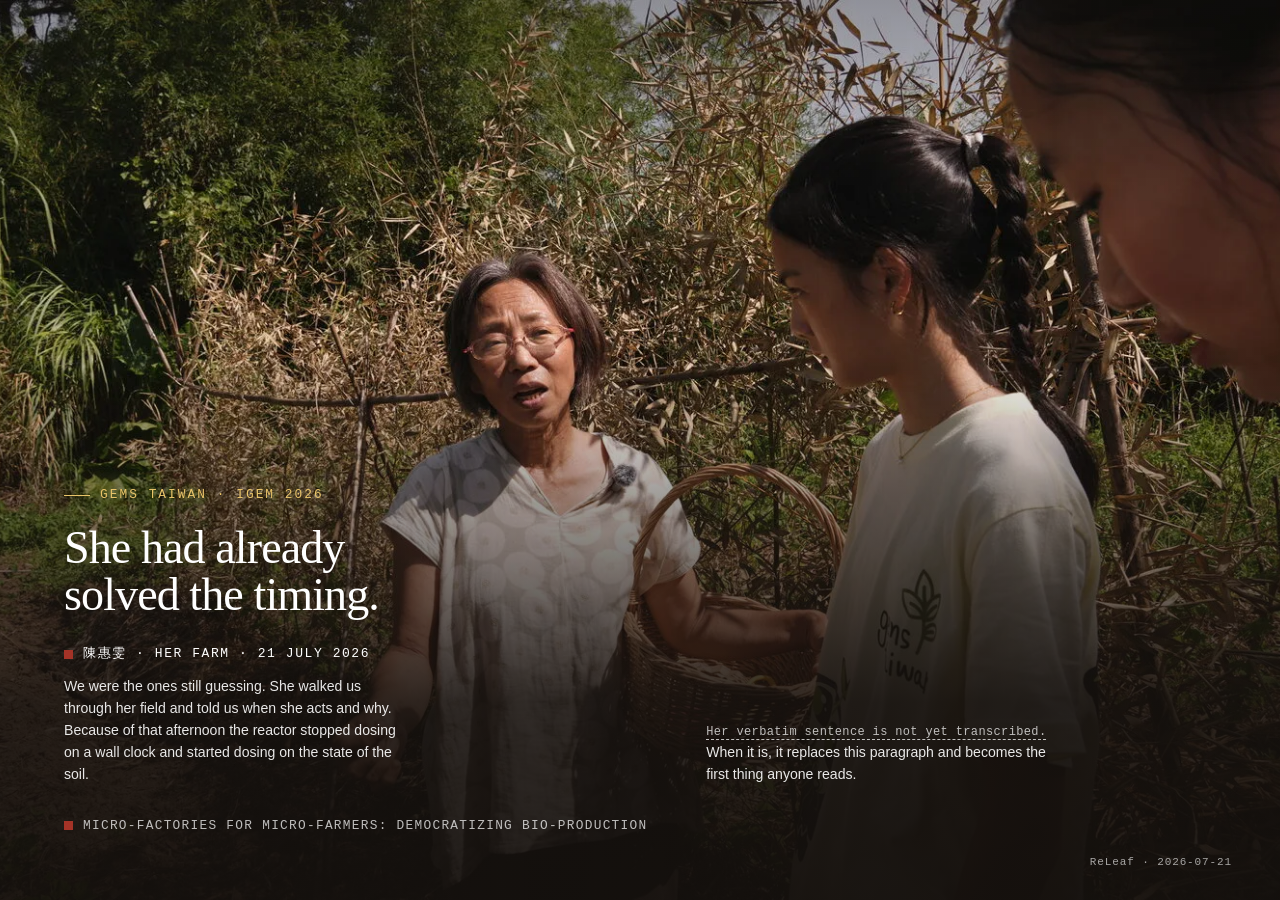
<file: option-a.html>
<!DOCTYPE html>
<html lang="en">
<head>
<meta charset="utf-8">
<meta name="viewport" content="width=device-width, initial-scale=1">
<title>ReLeaf — Option A · She is talking</title>
<link rel="stylesheet" href="hero.css">
</head>
<body>
<section class="hero a">
  <picture>
    <source type="image/webp" srcset="img/listen-1400.webp 1400w, img/listen-2400.webp 2400w"
            sizes="100vw">
    <img src="img/listen-2400.jpg" alt="陳惠雯 speaking and gesturing in her field on 21 July 2026, holding a harvest basket, while two ReLeaf students listen.">
  </picture>
  <div class="scrim"></div>
  <div class="inner">
    <span class="kicker">GEMS Taiwan · iGEM 2026</span>
    <h1>She had already solved the timing.</h1>
    <div class="block">
      <div>
        <p class="name"><span class="chop"></span>陳惠雯 · her farm · 21 July 2026</p>
        <p class="cap">We were the ones still guessing. She walked us through her field and
        told us when she acts and why. Because of that afternoon the reactor stopped dosing
        on a wall clock and started dosing on the state of the soil.</p>
      </div>
      <div>
        <p class="cap"><span class="pending">Her verbatim sentence is not yet transcribed.</span>
        When it is, it replaces this paragraph and becomes the first thing anyone reads.</p>
      </div>
    </div>
    <p class="slogan"><span class="chop"></span>Micro-Factories for Micro-Farmers: Democratizing Bio-Production</p>
  </div>
  <p class="credit">ReLeaf · 2026-07-21</p>
</section>
</body>
</html>
</file>
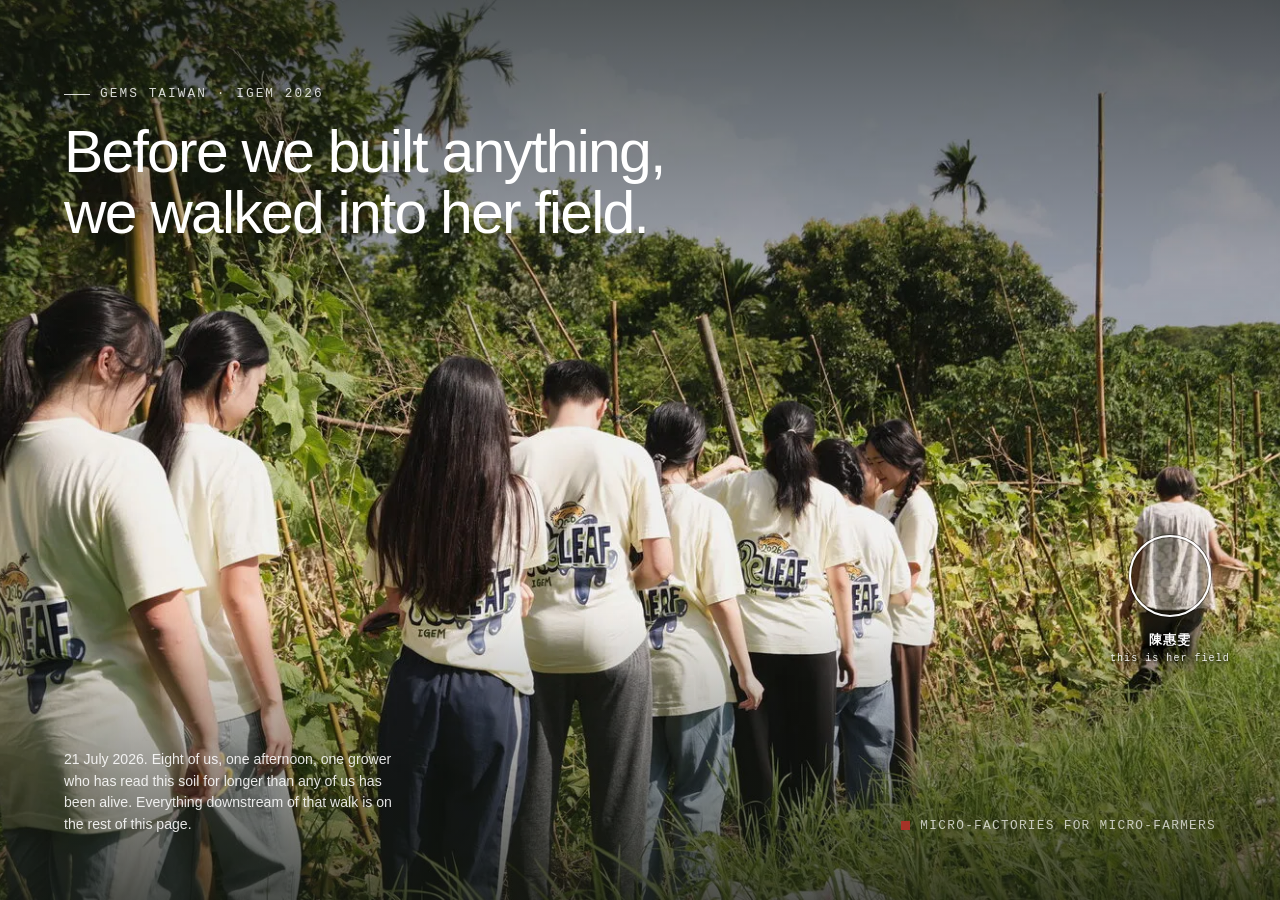
<file: option-b.html>
<!DOCTYPE html>
<html lang="en">
<head>
<meta charset="utf-8">
<meta name="viewport" content="width=device-width, initial-scale=1">
<title>ReLeaf — Option B · We went to her field first</title>
<link rel="stylesheet" href="hero.css">
</head>
<body>
<section class="hero b">
  <picture>
    <source type="image/webp" srcset="img/walk-1400.webp 1400w, img/walk-2400.webp 2400w"
            sizes="100vw">
    <img src="img/walk-2400.jpg" alt="The ReLeaf team walking into 陳惠雯's field between bamboo trellises, with 陳惠雯 ahead of them in the distance carrying a basket.">
  </picture>
  <div class="scrim"></div>
  <div class="mark"><i></i><p>陳惠雯<br><span>this is her field</span></p></div>
  <div class="inner">
    <div class="top">
      <span class="kicker">GEMS Taiwan · iGEM 2026</span>
      <h1>Before we built anything,<br>we <em>walked into her field</em>.</h1>
    </div>
    <div class="foot">
      <p class="cap">21 July 2026. Eight of us, one afternoon, one grower who has read this
      soil for longer than any of us has been alive. Everything downstream of that walk is
      on the rest of this page.</p>
      <p class="slogan"><span class="chop"></span>Micro-Factories for Micro-Farmers</p>
    </div>
  </div>
</section>
</body>
</html>
</file>
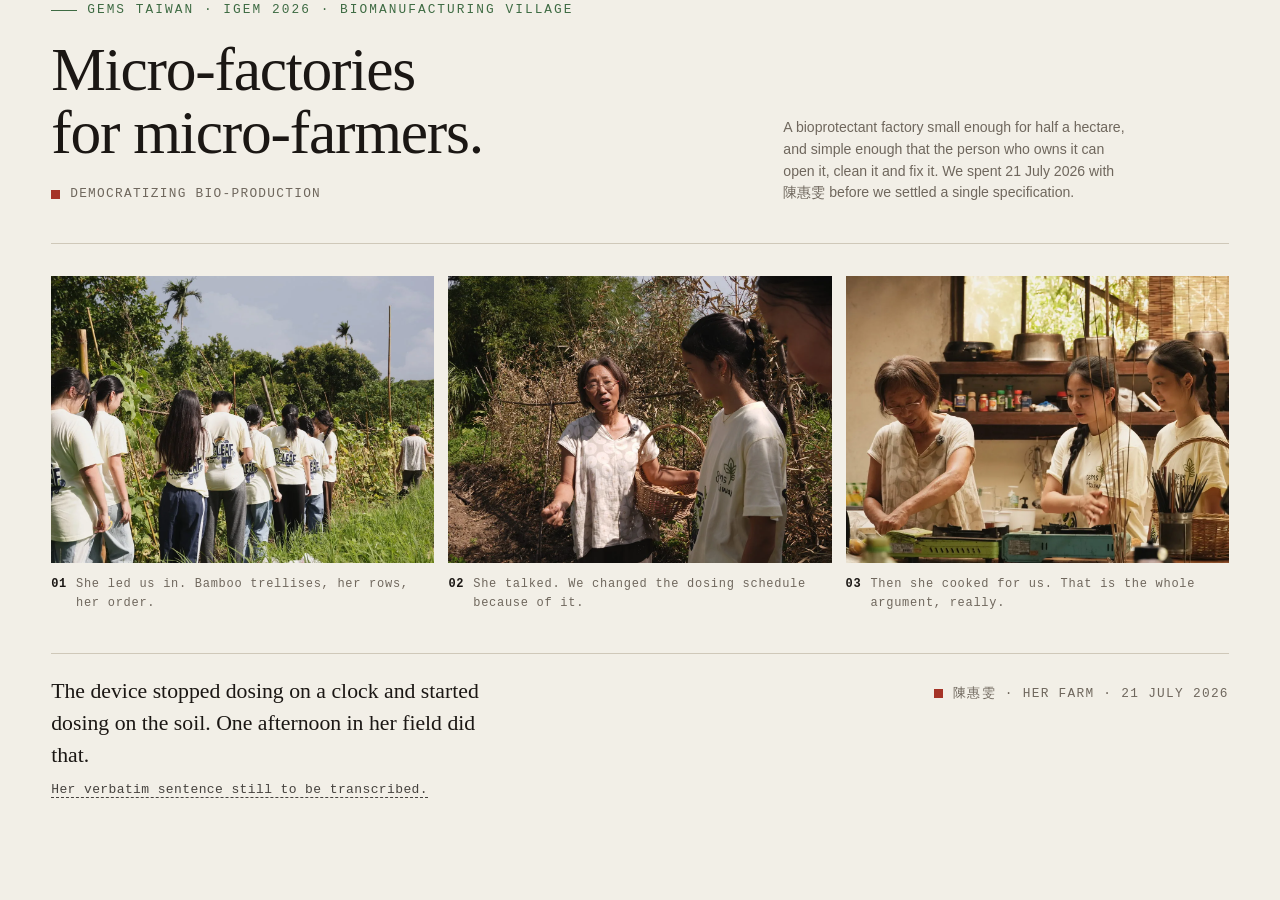
<file: option-c.html>
<!DOCTYPE html>
<html lang="en">
<head>
<meta charset="utf-8">
<meta name="viewport" content="width=device-width, initial-scale=1">
<title>ReLeaf — Option C · The visit, in three frames</title>
<link rel="stylesheet" href="hero.css">
</head>
<body>
<section class="c">
  <div class="wrap">
    <div class="head">
      <div>
        <span class="kicker">GEMS Taiwan · iGEM 2026 · Biomanufacturing Village</span>
        <h1>Micro-factories for micro-farmers.</h1>
        <p class="slogan" style="margin-top:20px"><span class="chop"></span>Democratizing Bio-Production</p>
      </div>
      <p class="cap">A bioprotectant factory small enough for half a hectare, and simple
      enough that the person who owns it can open it, clean it and fix it. We spent
      21 July 2026 with 陳惠雯 before we settled a single specification.</p>
    </div>

    <div class="strip">
      <figure>
        <picture>
          <source type="image/webp" srcset="img/walk-1400.webp" sizes="(min-width:820px) 33vw, 100vw">
          <img src="img/walk-1400.jpg" alt="The ReLeaf team walking into 陳惠雯's field.">
        </picture>
        <figcaption><b>01</b><span>She led us in. Bamboo trellises, her rows, her order.</span></figcaption>
      </figure>
      <figure>
        <picture>
          <source type="image/webp" srcset="img/listen-1400.webp" sizes="(min-width:820px) 33vw, 100vw">
          <img src="img/listen-1400.jpg" alt="陳惠雯 speaking and gesturing while two students listen.">
        </picture>
        <figcaption><b>02</b><span>She talked. We changed the dosing schedule because of it.</span></figcaption>
      </figure>
      <figure>
        <picture>
          <source type="image/webp" srcset="img/kitchen-1400.webp" sizes="(min-width:820px) 33vw, 100vw">
          <img src="img/kitchen-1400.jpg" alt="陳惠雯 cooking in her kitchen with two ReLeaf students.">
        </picture>
        <figcaption><b>03</b><span>Then she cooked for us. That is the whole argument, really.</span></figcaption>
      </figure>
    </div>

    <div class="foot">
      <p class="say">The device stopped dosing on a clock and started dosing on the soil.
        One afternoon in her field did that.<br>
        <span class="pending" style="font-size:13px">Her verbatim sentence still to be transcribed.</span></p>
      <p class="slogan"><span class="chop"></span>陳惠雯 · her farm · 21 July 2026</p>
    </div>
  </div>
</section>
</body>
</html>
</file>
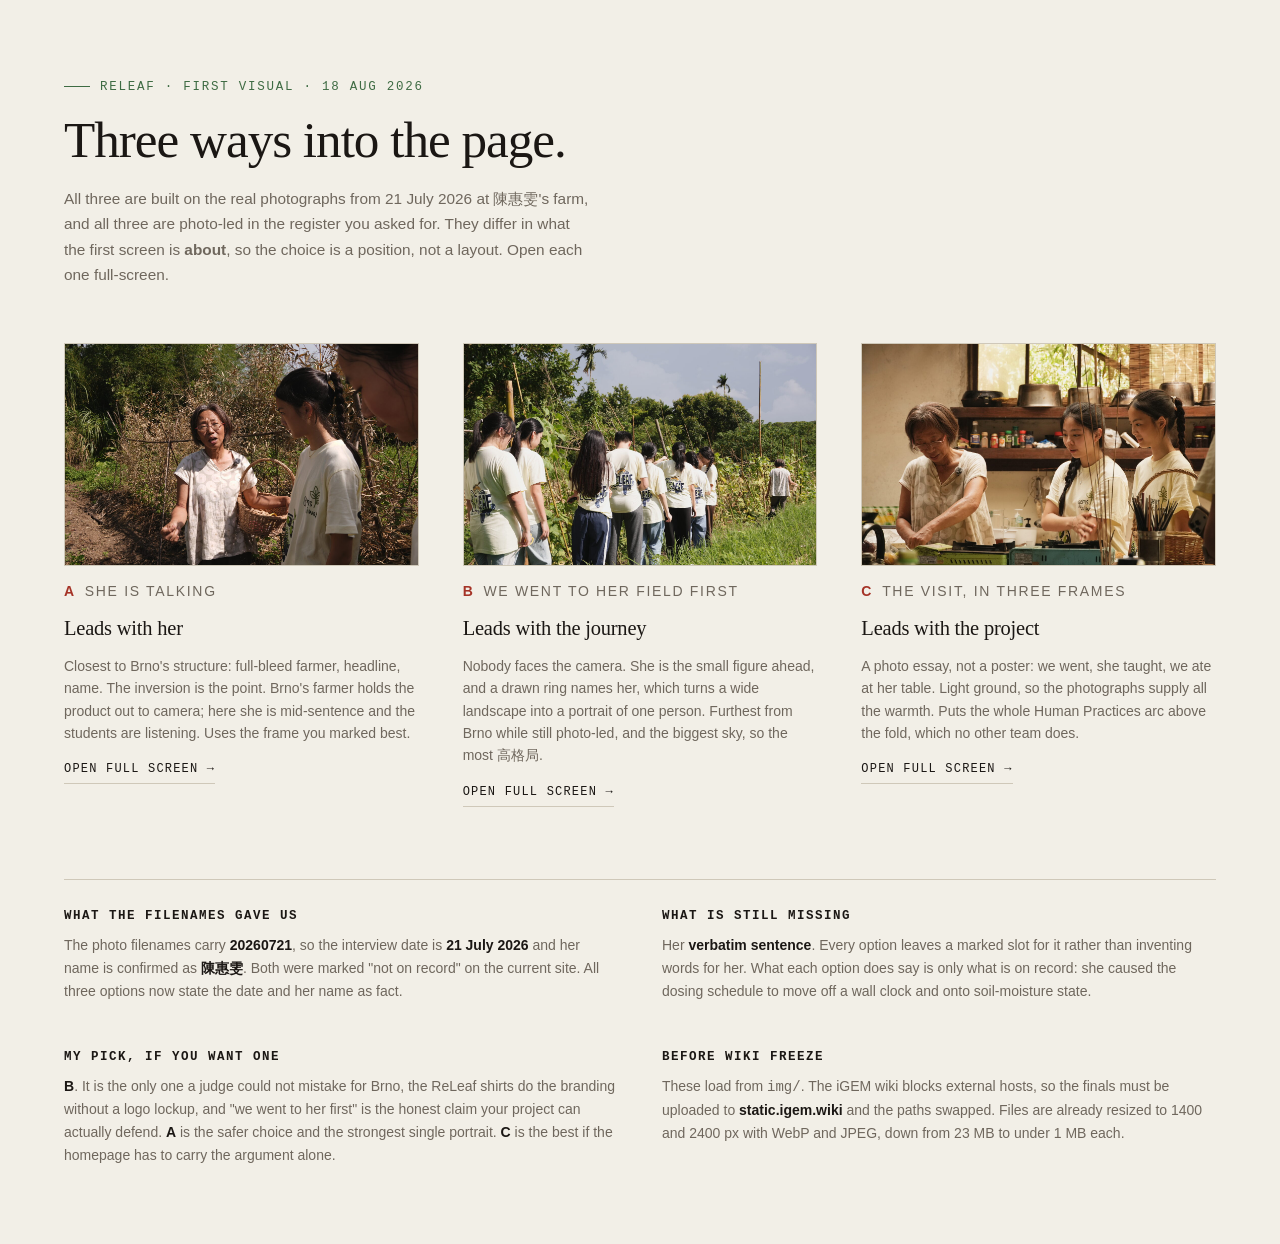
<file: options.html>
<!DOCTYPE html>
<html lang="en">
<head>
<meta charset="utf-8">
<meta name="viewport" content="width=device-width, initial-scale=1">
<title>ReLeaf — first visual, three options</title>
<style>
:root{--ink:#1B1714;--paper:#F2EFE7;--mute:#6F675D;--line:#CFC8B9;--seal:#A53327;--leaf:#3E6B43;
  --serif:"Iowan Old Style",Charter,Georgia,"Noto Serif TC",serif;
  --sans:"Helvetica Neue",Helvetica,Arial,"Noto Sans TC",sans-serif;
  --mono:"Courier New",ui-monospace,Menlo,monospace}
*{box-sizing:border-box;margin:0}
html{color-scheme:light;-webkit-text-size-adjust:100%}
body{background:var(--paper);color:var(--ink);font-family:var(--serif);line-height:1.6;
  padding:clamp(28px,6vw,80px) clamp(20px,5vw,64px)}
.wrap{max-width:1180px;margin:0 auto}
img{display:block;width:100%;height:auto;aspect-ratio:16/10;object-fit:cover}
a{color:inherit}
h1{font-size:clamp(1.9rem,4.4vw,3.2rem);font-weight:400;letter-spacing:-.02em;line-height:1.04;
  max-width:20ch}
.kick{font-family:var(--mono);font-size:12.5px;letter-spacing:.14em;text-transform:uppercase;
  color:var(--leaf);margin-bottom:16px;display:flex;align-items:center;gap:10px}
.kick::before{content:"";width:26px;height:1px;background:currentColor}
.lede{font-family:var(--sans);font-size:clamp(15px,1.2vw,16.5px);color:var(--mute);
  max-width:62ch;margin-top:20px;line-height:1.65}
.grid{display:grid;gap:clamp(28px,4vw,44px);margin-top:clamp(34px,5vw,56px)}
@media(min-width:900px){.grid{grid-template-columns:repeat(3,minmax(0,1fr))}}
.card{display:flex;flex-direction:column;gap:14px;text-decoration:none}
.card figure{margin:0;overflow:hidden;border:1px solid var(--line)}
.card:hover img{opacity:.86}
.card img{transition:opacity .2s ease}
.n{font-family:var(--mono);font-size:12.5px;letter-spacing:.12em;text-transform:uppercase;
  display:flex;align-items:center;gap:9px}
.n b{color:var(--seal);font-weight:700}
.card h2{font-size:1.28rem;font-weight:400;letter-spacing:-.01em;line-height:1.2}
.card p{font-family:var(--sans);font-size:14px;color:var(--mute);line-height:1.6}
.card .open{font-family:var(--mono);font-size:12px;letter-spacing:.1em;text-transform:uppercase;
  border-bottom:1px solid var(--line);padding-bottom:4px;align-self:flex-start;margin-top:2px}
.note{margin-top:clamp(40px,6vw,72px);padding-top:26px;border-top:1px solid var(--line);
  display:grid;gap:22px}
@media(min-width:820px){.note{grid-template-columns:repeat(2,minmax(0,1fr));gap:44px}}
.note h3{font-family:var(--mono);font-size:12.5px;letter-spacing:.12em;text-transform:uppercase;
  font-weight:700;margin-bottom:8px}
.note p{font-family:var(--sans);font-size:14px;color:var(--mute);line-height:1.65}
.note b{color:var(--ink)}
</style>
</head>
<body>
<div class="wrap">
  <span class="kick">ReLeaf · first visual · 18 Aug 2026</span>
  <h1>Three ways into the page.</h1>
  <p class="lede">All three are built on the real photographs from 21 July 2026 at 陳惠雯's
  farm, and all three are photo-led in the register you asked for. They differ in what the
  first screen is <b>about</b>, so the choice is a position, not a layout. Open each one
  full-screen.</p>

  <div class="grid">
    <a class="card" href="option-a.html">
      <figure><img src="img/listen-1400.jpg" alt="Option A preview: 陳惠雯 speaking in her field."></figure>
      <p class="n"><b>A</b> She is talking</p>
      <h2>Leads with her</h2>
      <p>Closest to Brno's structure: full-bleed farmer, headline, name. The inversion is the
      point. Brno's farmer holds the product out to camera; here she is mid-sentence and the
      students are listening. Uses the frame you marked best.</p>
      <span class="open">Open full screen →</span>
    </a>

    <a class="card" href="option-b.html">
      <figure><img src="img/walk-1400.jpg" alt="Option B preview: the team walking into the field."></figure>
      <p class="n"><b>B</b> We went to her field first</p>
      <h2>Leads with the journey</h2>
      <p>Nobody faces the camera. She is the small figure ahead, and a drawn ring names her,
      which turns a wide landscape into a portrait of one person. Furthest from Brno while
      still photo-led, and the biggest sky, so the most 高格局.</p>
      <span class="open">Open full screen →</span>
    </a>

    <a class="card" href="option-c.html">
      <figure><img src="img/kitchen-1400.jpg" alt="Option C preview: cooking in the farm kitchen."></figure>
      <p class="n"><b>C</b> The visit, in three frames</p>
      <h2>Leads with the project</h2>
      <p>A photo essay, not a poster: we went, she taught, we ate at her table. Light ground,
      so the photographs supply all the warmth. Puts the whole Human Practices arc above the
      fold, which no other team does.</p>
      <span class="open">Open full screen →</span>
    </a>
  </div>

  <div class="note">
    <div>
      <h3>What the filenames gave us</h3>
      <p>The photo filenames carry <b>20260721</b>, so the interview date is <b>21 July 2026</b>
      and her name is confirmed as <b>陳惠雯</b>. Both were marked "not on record" on the current
      site. All three options now state the date and her name as fact.</p>
    </div>
    <div>
      <h3>What is still missing</h3>
      <p>Her <b>verbatim sentence</b>. Every option leaves a marked slot for it rather than
      inventing words for her. What each option does say is only what is on record: she caused
      the dosing schedule to move off a wall clock and onto soil-moisture state.</p>
    </div>
    <div>
      <h3>My pick, if you want one</h3>
      <p><b>B</b>. It is the only one a judge could not mistake for Brno, the ReLeaf shirts do
      the branding without a logo lockup, and "we went to her first" is the honest claim your
      project can actually defend. <b>A</b> is the safer choice and the strongest single
      portrait. <b>C</b> is the best if the homepage has to carry the argument alone.</p>
    </div>
    <div>
      <h3>Before wiki freeze</h3>
      <p>These load from <code>img/</code>. The iGEM wiki blocks external hosts, so the finals
      must be uploaded to <b>static.igem.wiki</b> and the paths swapped. Files are already
      resized to 1400 and 2400 px with WebP and JPEG, down from 23 MB to under 1 MB each.</p>
    </div>
  </div>
</div>
</body>
</html>
</file>
<file: hero.css>
:root{
  --ink:#1B1714;
  --paper:#F2EFE7;
  --paper-2:#E4DFD3;
  --mute:#6F675D;
  --line:#CFC8B9;
  --leaf:#3E6B43;        /* the green already in every one of these photographs */
  --seal:#A53327;
  --serif:"Iowan Old Style",Charter,"Bitstream Charter",Georgia,"Noto Serif TC","Songti TC",serif;
  --sans:"Helvetica Neue",Helvetica,Arial,"Noto Sans TC","PingFang TC",sans-serif;
  --mono:"Courier New",ui-monospace,Menlo,monospace;
}
*{box-sizing:border-box;margin:0}
html,body{overflow-x:clip}
html{-webkit-text-size-adjust:100%;color-scheme:light}
body{background:var(--paper);color:var(--ink);font-family:var(--serif);line-height:1.6}
img{display:block;max-width:100%}
h1,h2{line-height:1.02;font-weight:400;letter-spacing:-.02em;text-wrap:balance}

/* option label bar, not part of the design */
.tag{background:var(--ink);color:var(--paper);padding:14px clamp(16px,4vw,48px);
  font-family:var(--mono);font-size:13px;letter-spacing:.1em;text-transform:uppercase;
  display:flex;gap:18px;flex-wrap:wrap;align-items:baseline}
.tag b{color:#E9C46A;font-weight:700}
.tag span{color:#A9A196;text-transform:none;letter-spacing:.02em;font-size:12.5px}

.hero{position:relative;min-height:100svh;display:flex;overflow:hidden;background:var(--ink)}
.hero picture,.hero img{position:absolute;inset:0;width:100%;height:100%;object-fit:cover}
.scrim{position:absolute;inset:0}
.inner{position:relative;z-index:2;width:100%;display:flex;flex-direction:column;
  justify-content:flex-end;padding:clamp(24px,5vw,72px);max-width:1440px;margin:0 auto}
.kicker{font-family:var(--mono);font-size:clamp(11px,1vw,13px);letter-spacing:.16em;
  text-transform:uppercase;margin-bottom:18px;display:flex;align-items:center;gap:10px}
.kicker::before{content:"";width:26px;height:1px;background:currentColor;flex:0 0 26px}
.slogan{font-family:var(--mono);font-size:clamp(11.5px,1vw,13px);letter-spacing:.1em;
  text-transform:uppercase;display:flex;align-items:center;gap:10px;flex-wrap:wrap}
.chop{width:9px;height:9px;background:var(--seal);flex:0 0 9px}
.cap{font-family:var(--sans);font-size:clamp(13.5px,1.1vw,15px);line-height:1.55;max-width:44ch}
.pending{font-family:var(--mono);font-size:12px;letter-spacing:.03em;
  border-bottom:1px dashed currentColor;opacity:.8}
.credit{position:absolute;right:clamp(16px,4vw,48px);bottom:clamp(16px,4vw,28px);z-index:2;
  font-family:var(--mono);font-size:11px;letter-spacing:.08em;color:rgba(255,255,255,.62)}

/* ── A ─────────────────────────────────────────────────────────────────── */
.a .scrim{background:
  linear-gradient(to top,rgba(20,16,13,.94) 0%,rgba(20,16,13,.88) 22%,rgba(20,16,13,.42) 44%,rgba(20,16,13,0) 62%),
  linear-gradient(to bottom,rgba(20,16,13,.30) 0%,transparent 22%)}
.a .inner{color:#fff}
.a h1{font-size:clamp(1.85rem,3.6vw,3.15rem);max-width:19ch}
.a .kicker{color:#E9C46A}
.a .block{margin-top:26px;display:grid;gap:20px;grid-template-columns:1fr}
@media(min-width:900px){.a .block{grid-template-columns:1.15fr 1fr;align-items:end;gap:56px}}
.a .name{font-family:var(--mono);font-size:13px;letter-spacing:.12em;text-transform:uppercase;
  display:flex;align-items:center;gap:10px;margin-bottom:12px}
.a .cap{color:rgba(255,255,255,.9)}
.a .slogan{margin-top:30px;color:rgba(255,255,255,.72)}

/* ── B ─────────────────────────────────────────────────────────────────── */
.b{align-items:flex-start}
.b .scrim{background:
  linear-gradient(to bottom,rgba(18,22,16,.62) 0%,rgba(18,22,16,.16) 30%,transparent 48%),
  linear-gradient(to top,rgba(18,22,16,.72) 0%,transparent 32%)}
.b .inner{justify-content:space-between;color:#fff;min-height:100svh}
.b h1{font-family:var(--sans);font-weight:200;font-size:clamp(1.9rem,4.6vw,3.8rem);
  letter-spacing:-.03em;max-width:24ch}
.b h1 em{font-style:normal;font-weight:500}
.b .top{padding-top:clamp(8px,2vw,20px)}
.b .kicker{color:rgba(255,255,255,.82)}
.b .foot{display:flex;gap:28px;flex-wrap:wrap;align-items:flex-end;justify-content:space-between}
.b .cap{color:rgba(255,255,255,.88)}
.b .slogan{color:rgba(255,255,255,.7)}
/* the annotation that turns a landscape into a portrait of one person */
/* The ring is positioned on its own so `top` means the ring's centre, not the
   centre of ring-plus-label. The label hangs below it, over the darker grass. */
.mark{position:absolute;z-index:3;right:5.4%;top:64%;transform:translateY(-50%);
  width:82px;height:82px;pointer-events:none}
.mark i{display:block;width:100%;height:100%;border:2px solid #fff;border-radius:50%;
  box-shadow:0 0 0 1px rgba(0,0,0,.45),inset 0 0 0 1px rgba(0,0,0,.35)}
.mark p{position:absolute;top:calc(100% + 14px);left:50%;transform:translateX(-50%);
  font-family:var(--mono);font-size:13px;font-weight:700;letter-spacing:.08em;color:#fff;
  line-height:1.55;white-space:nowrap;text-align:center;
  text-shadow:0 1px 3px rgba(0,0,0,.95),0 2px 14px rgba(0,0,0,.9),0 0 30px rgba(0,0,0,.7)}
.mark p span{display:block;font-weight:400;font-size:11.5px;opacity:.92}
@media(max-width:760px){.mark{right:3%;top:63%;width:52px;height:52px}
  .mark p{font-size:11px} .mark p span{font-size:10px}}
 .mark p span{font-size:10px}}

/* ── C ─────────────────────────────────────────────────────────────────── */
.c{background:var(--paper);min-height:100svh;display:block;padding:clamp(28px,5vw,64px) 0}
.c .wrap{max-width:1440px;margin:0 auto;padding:0 clamp(20px,4vw,64px)}
.c .head{display:grid;gap:24px;align-items:end;padding-bottom:clamp(24px,3vw,40px);
  border-bottom:1px solid var(--line)}
@media(min-width:980px){.c .head{grid-template-columns:minmax(0,1.5fr) minmax(0,1fr);gap:64px}}
.c h1{font-size:clamp(2rem,4.8vw,3.9rem);max-width:16ch}
.c .kicker{color:var(--leaf)}
.c .cap{color:var(--mute)}
.c .strip{display:grid;gap:14px;margin-top:clamp(20px,3vw,32px);grid-template-columns:1fr}
@media(min-width:820px){.c .strip{grid-template-columns:repeat(3,minmax(0,1fr))}}
.c figure{margin:0;display:flex;flex-direction:column;gap:12px}
.c figure img{position:static;width:100%;height:auto;aspect-ratio:4/3;object-fit:cover}
.c figcaption{font-family:var(--mono);font-size:12px;letter-spacing:.06em;color:var(--mute);
  line-height:1.6;display:flex;gap:9px}
.c figcaption b{color:var(--ink);font-weight:700;flex:0 0 auto}
.c .foot{margin-top:clamp(26px,3.5vw,40px);padding-top:22px;border-top:1px solid var(--line);
  display:flex;gap:26px;flex-wrap:wrap;align-items:baseline;justify-content:space-between}
.c .slogan{color:var(--mute)}
.c .say{font-size:clamp(1.1rem,1.7vw,1.45rem);line-height:1.45;max-width:40ch;color:var(--ink)}

@media(prefers-reduced-motion:reduce){*{animation:none!important;transition-duration:.01ms!important}}
</file>
